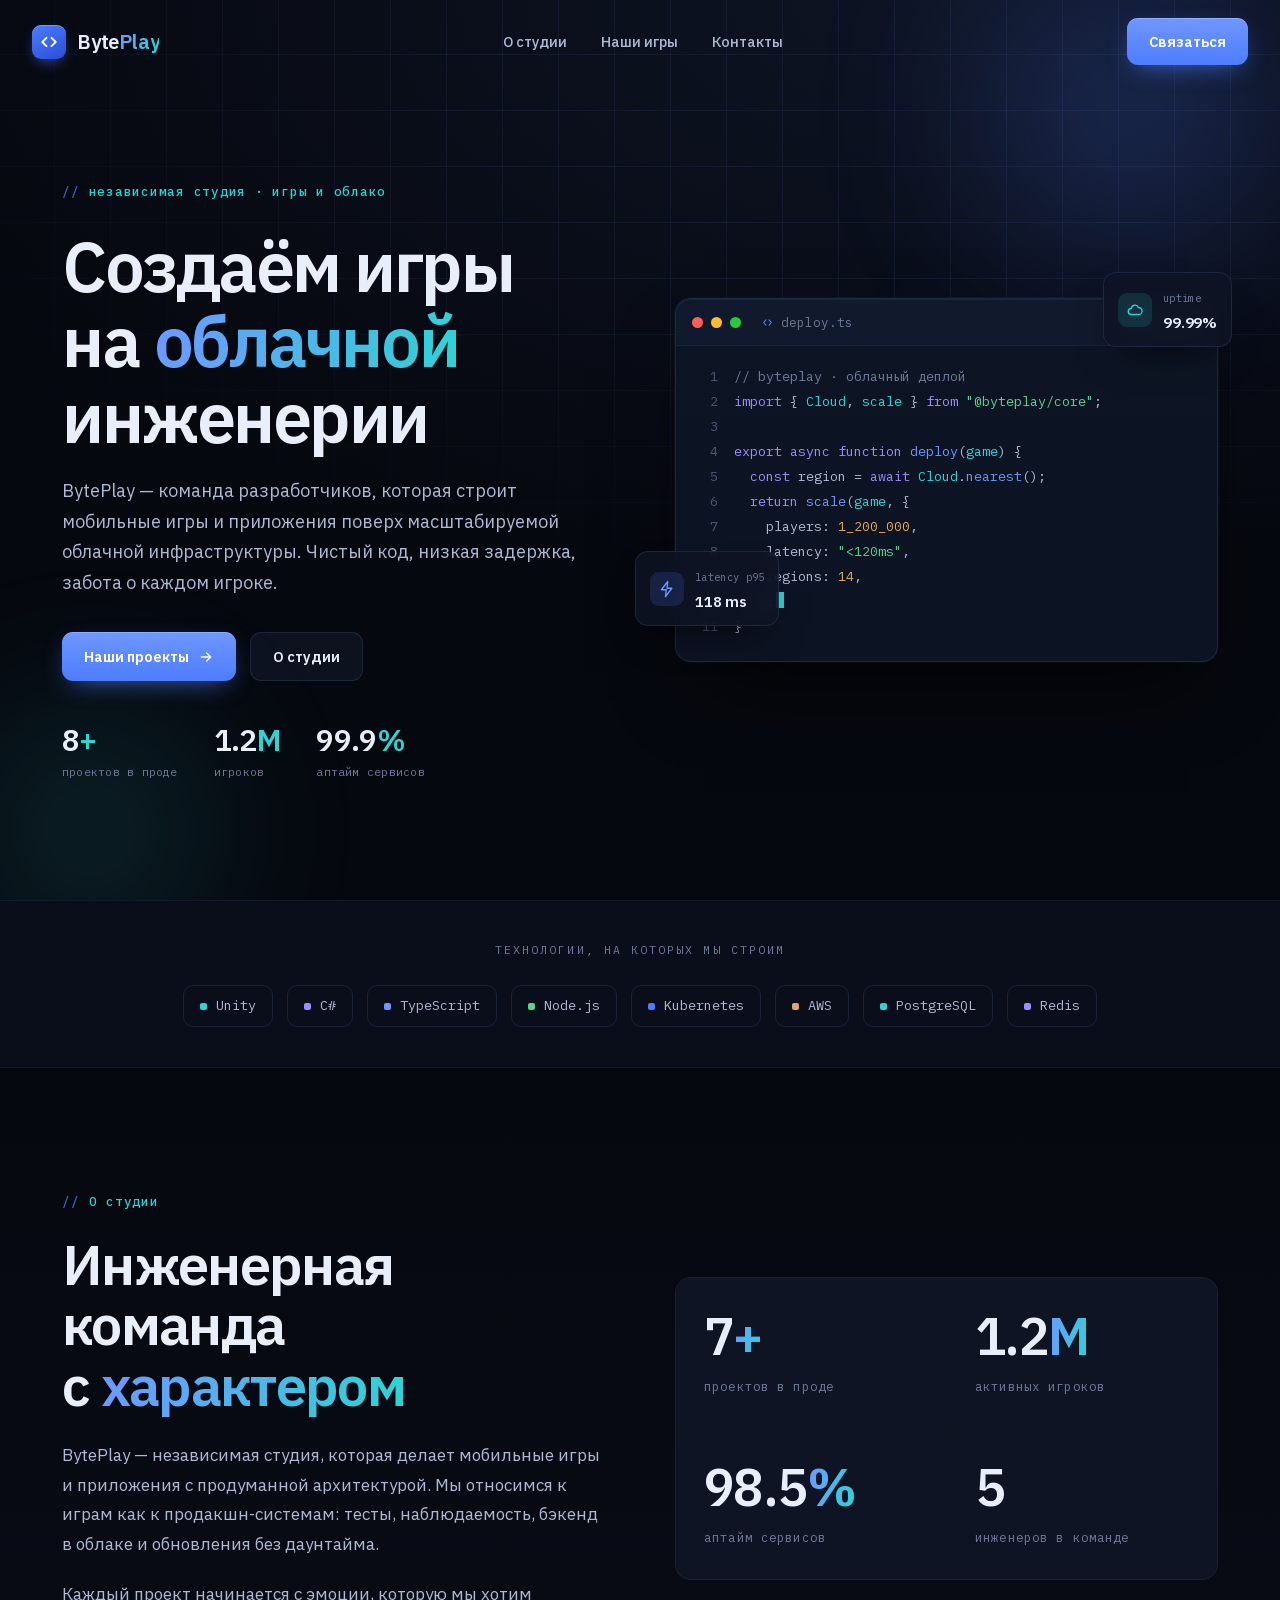
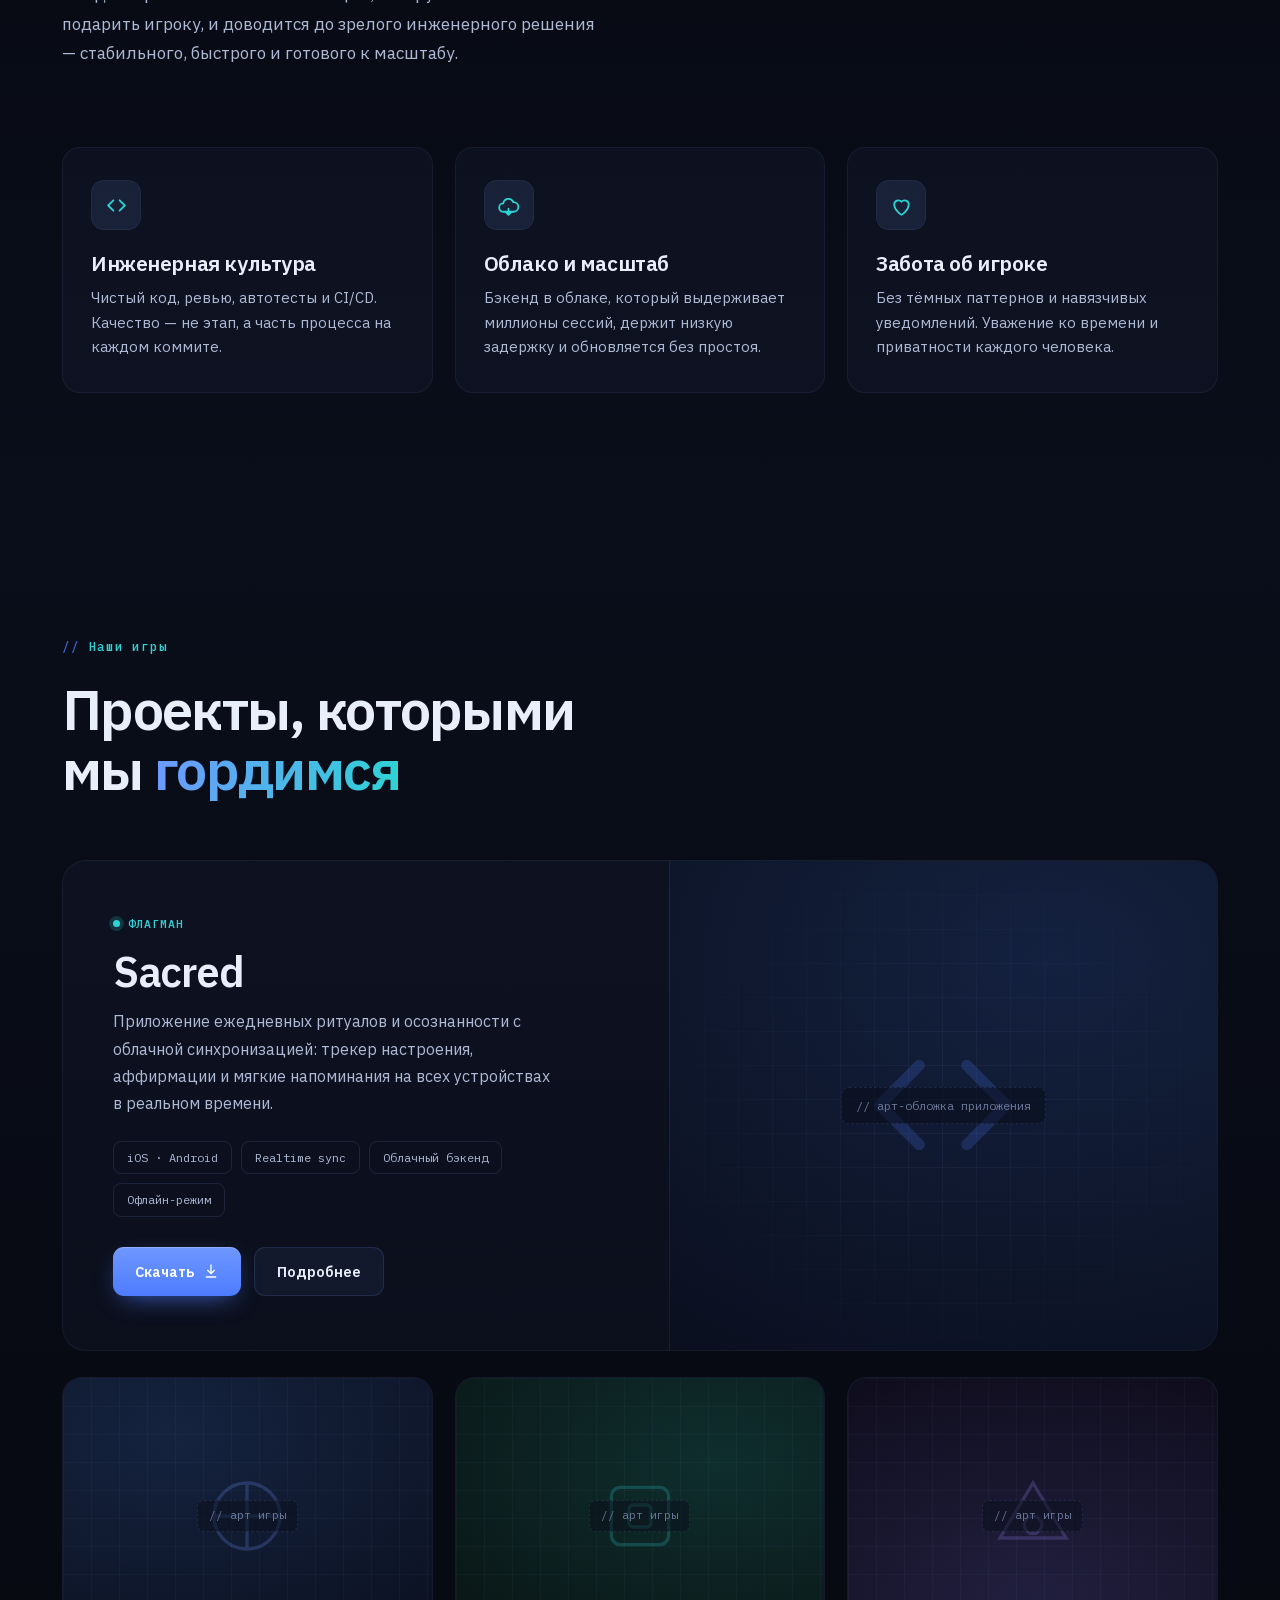
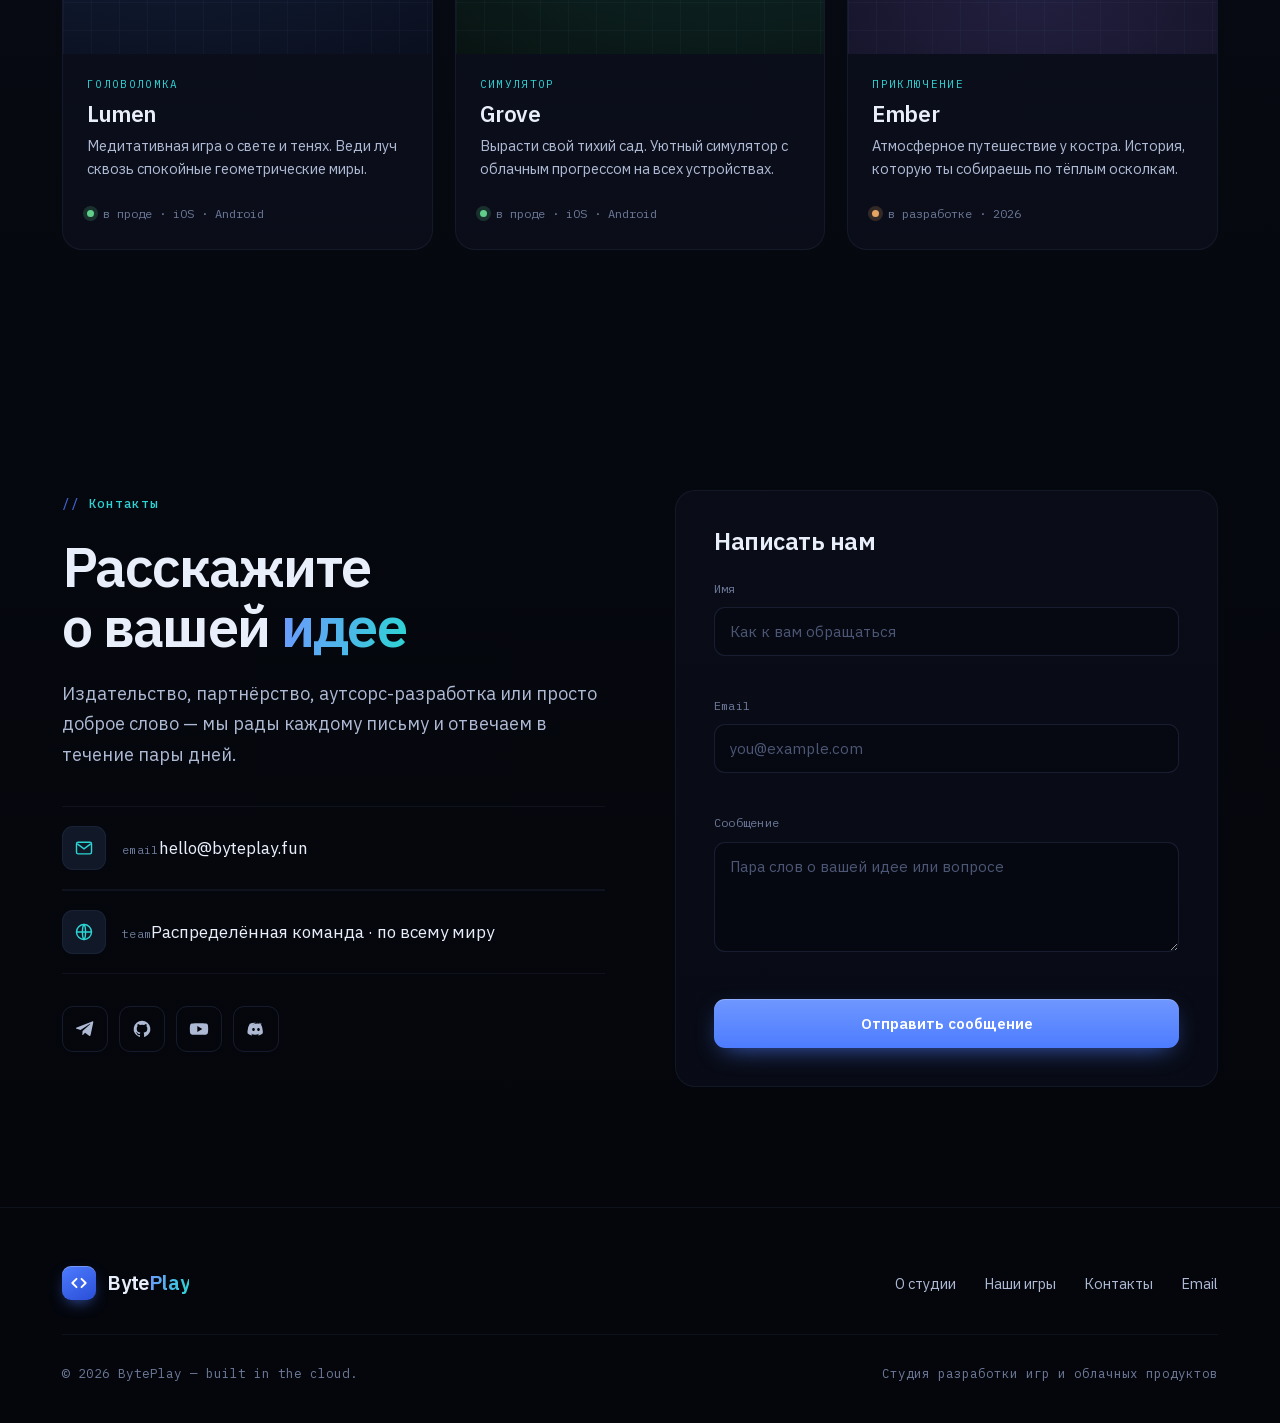
<file: BytePlay - standalone.html>
<!DOCTYPE html>
<html>
<head>
  <meta charset="utf-8">
  <title>BytePlay — студия разработки игр и облачных продуктов</title>
  <style>
    * { margin: 0; padding: 0; box-sizing: border-box; }
    body { background: #06080f; display: flex; align-items: center; justify-content: center; min-height: 100vh; font-family: -apple-system, BlinkMacSystemFont, sans-serif; }
    #__bundler_loading { position: fixed; bottom: 20px; right: 20px; font: 13px/1.4 -apple-system, BlinkMacSystemFont, sans-serif; color: #666; background: #fff; padding: 8px 14px; border-radius: 8px; box-shadow: 0 1px 4px rgba(0,0,0,0.12); z-index: 10000; }
    #__bundler_thumbnail { position: fixed; inset: 0; width: 100%; height: 100%; display: flex; align-items: center; justify-content: center; background: #06080f; z-index: 9999; }
    #__bundler_thumbnail svg { width: 100%; height: 100%; object-fit: contain; }
    #__bundler_placeholder { color: #999; font-size: 14px; }
  </style>
  <noscript>
    <style>#__bundler_loading { display: none; }</style>
    <div style="position:fixed;bottom:12px;left:12px;font:13px/1.4 -apple-system,BlinkMacSystemFont,sans-serif;color:#999;background:rgba(255,255,255,0.9);padding:6px 12px;border-radius:6px;box-shadow:0 1px 4px rgba(0,0,0,0.08);z-index:10000;">
      This page requires JavaScript to display.
    </div>
  </noscript>
</head>
<body>
  <div id="__bundler_thumbnail">
  <svg viewBox="0 0 1200 800" xmlns="http://www.w3.org/2000/svg">
    <rect width="1200" height="800" fill="#06080f"></rect>
    <rect x="470" y="300" width="260" height="200" rx="40" fill="#4d7cff"></rect>
    <g stroke="#ffffff" stroke-width="26" stroke-linecap="round" stroke-linejoin="round" fill="none">
      <path d="M575 360l-55 40 55 40"></path>
      <path d="M625 360l55 40-55 40"></path>
    </g>
  </svg>
</div>
  <div id="__bundler_loading">Unpacking...</div>

  <script>
    
document.addEventListener('DOMContentLoaded', async function() {
  const loading = document.getElementById('__bundler_loading');
  function setStatus(msg) { if (loading) loading.textContent = msg; }

  // Error sink persists across replaceWith since it's on window, not the DOM.
  window.addEventListener('error', function(e) {
    var p = document.body || document.documentElement;
    var d = document.getElementById('__bundler_err') || p.appendChild(document.createElement('div'));
    d.id = '__bundler_err';
    d.style.cssText = 'position:fixed;bottom:12px;left:12px;right:12px;font:12px/1.4 ui-monospace,monospace;background:#2a1215;color:#ff8a80;padding:10px 14px;border-radius:8px;border:1px solid #5c2b2e;z-index:99999;white-space:pre-wrap;max-height:40vh;overflow:auto';
    d.textContent = (d.textContent ? d.textContent + String.fromCharCode(10) : '') +
      '[bundle] ' + (e.message || e.type) +
      (e.filename ? ' (' + e.filename.slice(0, 60) + ':' + e.lineno + ')' : '');
  }, true);

  try {
    const manifestEl = document.querySelector('script[type="__bundler/manifest"]');
    const templateEl = document.querySelector('script[type="__bundler/template"]');
    if (!manifestEl || !templateEl) {
      setStatus('Error: missing bundle data');
      console.error('[bundler] Missing script tags — manifestEl:', !!manifestEl, 'templateEl:', !!templateEl);
      return;
    }

    const manifest = JSON.parse(manifestEl.textContent);
    let template = JSON.parse(templateEl.textContent);

    const uuids = Object.keys(manifest);
    setStatus('Unpacking ' + uuids.length + ' assets...');

    const blobUrls = {};
    await Promise.all(uuids.map(async (uuid) => {
      const entry = manifest[uuid];
      try {
        const binaryStr = atob(entry.data);
        const bytes = new Uint8Array(binaryStr.length);
        for (let i = 0; i < binaryStr.length; i++) bytes[i] = binaryStr.charCodeAt(i);

        let finalBytes = bytes;
        if (entry.compressed) {
          if (typeof DecompressionStream !== 'undefined') {
            const ds = new DecompressionStream('gzip');
            const writer = ds.writable.getWriter();
            const reader = ds.readable.getReader();
            writer.write(bytes);
            writer.close();
            const chunks = [];
            let totalLen = 0;
            while (true) {
              const { done, value } = await reader.read();
              if (done) break;
              chunks.push(value);
              totalLen += value.length;
            }
            finalBytes = new Uint8Array(totalLen);
            let offset = 0;
            for (const chunk of chunks) { finalBytes.set(chunk, offset); offset += chunk.length; }
          } else {
            console.warn('DecompressionStream not available, asset ' + uuid + ' may not render');
          }
        }

        blobUrls[uuid] = URL.createObjectURL(new Blob([finalBytes], { type: entry.mime }));
      } catch (err) {
        console.error('Failed to decode asset ' + uuid + ':', err);
        blobUrls[uuid] = URL.createObjectURL(new Blob([], { type: entry.mime }));
      }
    }));

    const extResEl = document.querySelector('script[type="__bundler/ext_resources"]');
    const extResources = extResEl ? JSON.parse(extResEl.textContent) : [];
    const resourceMap = {};
    for (const entry of extResources) {
      if (blobUrls[entry.uuid]) resourceMap[entry.id] = blobUrls[entry.uuid];
    }

    setStatus('Rendering...');
    for (const uuid of uuids) template = template.split(uuid).join(blobUrls[uuid]);

    // Strip integrity + crossorigin — blob URLs from a file:// document inherit
    // a null origin, so crossorigin forces a CORS fetch that SRI then rejects.
    // The manifest bytes are ours; SRI protects against CDN compromise, not this.
    template = template.replace(/\s+integrity="[^"]*"/gi, '').replace(/\s+crossorigin="[^"]*"/gi, '');

    const resourceScript = '<script>window.__resources = ' +
      JSON.stringify(resourceMap).split('</' + 'script>').join('<\\/' + 'script>') +
      ';</' + 'script>';
    // Inject after <head> so the DOCTYPE stays first; prepending the script
    // would push the parser into quirks mode. DOMParser always emits a <head>
    // (synthesizing one if the source HTML omitted it) but may carry
    // attributes through, so match the full opening tag. slice() rather than
    // replace() keeps us clear of $-pattern substitution in resourceScript.
    const headOpen = template.match(/<head[^>]*>/i);
    if (headOpen) {
      const i = headOpen.index + headOpen[0].length;
      template = template.slice(0, i) + resourceScript + template.slice(i);
    }

    // Parse the template and swap the root element. Scripts inserted via
    // DOMParser/replaceWith are inert per spec — re-create each with
    // createElement so they execute, awaiting onload for src scripts to
    // preserve ordering (React before ReactDOM before Babel before text/babel).
    const doc = new DOMParser().parseFromString(template, 'text/html');
    document.documentElement.replaceWith(doc.documentElement);
    const dead = Array.from(document.scripts);
    for (const old of dead) {
      const s = document.createElement('script');
      for (const a of old.attributes) s.setAttribute(a.name, a.value);
      s.textContent = old.textContent;
      // text/babel scripts with a src: fetch and inline. transformScriptTags
      // does XHR against the src, but blob:null/ from a file:// origin is
      // silently dropped. Inlining makes it a plain inline babel script,
      // which transformScriptTags handles unconditionally.
      if ((s.type === 'text/babel' || s.type === 'text/jsx') && s.src) {
        const r = await fetch(s.src);
        s.textContent = await r.text();
        s.removeAttribute('src');
      }
      const p = s.src ? new Promise(function(r) { s.onload = s.onerror = r; }) : null;
      old.replaceWith(s);
      if (p) await p;
    }
    // Babel standalone auto-transforms type=text/babel on DOMContentLoaded,
    // which fired before we swapped the document. Trigger manually if present.
    if (window.Babel && typeof window.Babel.transformScriptTags === 'function') {
      window.Babel.transformScriptTags();
    }
  } catch (err) {
    setStatus('Error unpacking: ' + err.message);
    console.error('Bundle unpack error:', err);
  }
});

  </script>

  <script type="__bundler/manifest">
{"10ee6a43-011a-4ce6-885b-dc64c4910ffc":{"mime":"application/javascript","compressed":true,"data":"H4sIAAAAAAAACrVZ624bxxX+r6c4TpvsrkSulnIcK5Rpx3HsJkBuqI02huMAw90hOfByZzMzS4u1BUhyEKNwmqBAgf7sK8hu1Cq2Jb/C7Cv0SYozs7tc3iSnRgPEFGfObc6cyzeH66vQeYP/VgDgw7GiX8ZkDP/Z/RvoI32c7+vDfFcf6Of5vj7Sz8D95BasQxjzLIJ8Vx/qn83m9/oo/8lDEW9iAqyur7i9LAkV4wm4HjxYAXAySUEqwULlbK0AjIgAQaMspNCB+yyJ+H1/SFQ4+IxGjLiOmwrao0I2LVHUHHIU1y6YPMez5FRurawArK9Cs9lswn1ci3gf9DN9pH/WR/qlPsn38Njg8l5PhoLSZF0NBFcqphHoE/08380f6X/pQ31szm8lra6vAFSnoInMBP0Dk6wbU5fGDYhoTMb2bACsB+45GnsgqMpEsmUWJVW32JDyTM15o+RJiZD0RsyJcvtUXePDNFM0uqnGRonn85SETI09uASB//6EF4DGvkQyX1L1peApFWrsOkqQRDLU5DTASXhC8ZMNUy4USZTjbZ0hoFCIXK1fyWp097gYnqF6x3zulB7E5Z2Vuq8FHVESV56KeJgNaaL88o/rMTXfw5hI+SmTyidR5DqCkmhcqqmYvs2oGN+kMQ0VF1fj2HX8ARW8GfJ0DJdhtQH2+4jJjMSO5/e4uE7CQe3K8F4fLIiA1mYQeFuwUxwByjAmUXR9RBOFptGECteJOYmcBkxFAQj6bUalupqwIcHVG4IMqWsPX4mtxZDdacBF1FqPeX2sD0y4/1Mf2BRuQ/6dPtHHoF/lu/oI8j0Mcn2iX+gX+rAW35iFCRlBZ4nDXMdPyMg6tbKeJzdDweP4czIyB0nIqHYXivf7MXUdaWgonrvwi125DZfhvPHbCkyL2jrNhZbZadRZGvAAUiIlG9E2KJFR47S6Z17qE/1UH+kX+Q/6WJ/oQ1w61Mf5jzNOsFaf4YempbLuQK6YJffkWUyGyPJgylsZZXDbbwvOG8YsvDcXM0bWAmfzlCZOFTRQ0M3HPlkY4ARFk//ZCEGHfDRtRJUU9cuo2g8GbP4T5Hv5Xv5Ev9DP9cF8TF5NwgEX6N2rQpCxnwquuBqn1JcxC6kfkjh2T0vzyvdA7gwE7X3Tees3b911vOr2JDWHQhUTff6QpDOuMR61hR391AbSABq3J7fep2VN+nD8SeQSXLiqlGDdTFHXQeWOZ812W54HO8Y3nt9jsaKipk3aumA0SZ/GpR/nUu9qqNiIViUSTzOe9NEy0dbKBZYkVHxMWX+gYBUC//xGA8JM4MGzOC67lfXGgvgwZmHsok0+dlGqbvEULnVg7BWC5CT4as5cGmvz0UPMkepBjBrDTBgNPpkt9xV9UXxnXfPrqonlOrOgWL6iQ83ErF28Hi8vCDYuLd2kIDifJIqKwv1fdCUVIyocYElhPrzzDpwrUE/tvhnH66P3YRF7vXslSjAqJ9ihWFjU6OoAA02jPpMT8Unf9EFfEdGnc+2Xmdyf6ZIFbQNa502vZNzPEm6NrHaLXmBQQXH1O3gTaiCoHPA4akPgtzYaIDhXnxHRZ0kbnCDdBvy/ufk2fjoVb3UPS1s5435lw6TV7gCNJa3S/SwhNF7sgQWVL9/LH+d/zffzx/pIP9dHiwAmMTCAXuNZoqyG6qatl6ADNbRI45kiExFFmiFyFxXO8kY0hA4sIY9o6HgI9RHs1ZlMRrfeC4IGSEWEmioUGBhVOKIbFN1W13iiaIKEqPFKYbOv+A22TSO35UG7WNsqMXJx6ZUHpKKpq+Q0QD5n9HuVGUqWMBINTaEDnxE18IcscV0loQkF/ToeogEtr04+IjGKsO5cBbcFTcue8vvmS9qA817FsuRoIxJPn8uI6MWcC3eE0K2O7+EStLwlUA8PjCmDUffr3bgywdKniS+qIx7fRAcVZ9SnO5NIuvv6Raoer+H/pzItrUjTqTMpKuGyYnNKmblQ7ZXeWloAwlOryDx/3UxT8urY6JU+MA90BOiIk/baCNoP830ERw3QJ/mufpo/adh37b/zR0jbAFNRXuVPZlpRX7DoNFiKLx7wkWqCZbnovgHYshK56NbwlX1SnWZHyCPatAE0MSQcsPQNLEH2Zg+LZM2U4TZ0IGjAcGw/VbmgyhVpPk2zN3VnuuEuBRJDnkkDYKZQcq2RWk0u9cOY0UR9BetToOyPLFIDaGLkVYXD2lSx3J5hKXBcnWdnMXA51fIKAk2DezmPI7eWyTcKJnkhSK823hhuw1oHXDx/E4bbngGewXtbeAd2Y4wb42qjVjYxMj0TxcWgoZotQAfsoCEm2MZgDdzhNqxCa9ODNXDS7YZdG5s1WMPzWPnFvueUijDgFyQ3bwCr4yDTEPE+mOmUAVyBjU1oQ3NjozYS4a9raDRvZ1SaWVMR+IFREvjBBW/O9J2pJmPzzCvybZEhKRUypRYYt94NgnTbA8EVUfR2zbTmBaMoov1y9yt3YuW7k83qXLdr+83NOTNNJi9wcbjcxWuwgQFxceLZ8E08e4rnloxfSK/MKc9d8Ib92UxLf8m/yx/lP+Z/1kc4UniqD/Qv+X4zf6wP7Kwx/36uJmOFvH5qNUSKSRn83ae3v/z4JnTgjhNU47jA/NsyCw928N9L65fNxrbZsERmu2dGgJ3Lzt2pF6RMyf0EB8RufXZZTGIfPoRzhZ0PH86Pbear0PTAE83u1k8YCkoULd7GrhOxUQkzuxY8f06GOHRxumNFnXJnGghZP9ypgSzzpyBJxIcuBoul8GOa9NXAu1uKsWHT44m6yf6EWtxWC9Zglru1UQSJM80Y0x6qn9P2vqV/e4ZccQSjTivYmN0JecxFCVQrQZcN2LgCzogIt9kMxyTxHGiX37txRptdYXxcyLMX45M0pUl0bcDiyO3WQfv2vLW2R8AqbAaz6P5iEAQLvPFeENRIh2T7CzxW4G9cWEAc+OcvTIgR30AHun4BdNw7RaY9gCp32/XUDRqBh09wO3JuQwA7jYqlWjU2NMBOHcxL8MLr0W3WyRZbgJUi2i7KRtPUjYUTk5ZfRcmsxUbDXeyPUSaI/YnCPD0okSzpt8GJWUKJmLxP0T0+T3osYXIAnZn+2y0HIggRS/QuqTKgd0Rit0rgBrw/Nwl+ZeDjM32cP9G/TI19Id+D/JF9h+oT/bKcGj+1wLNWrE4BV9ODtCXTHXvI15om1nCSGWlgE1g8Pav3OxYVuQ6XsFvUK1DxYF5eZVk0JeqcmuWnfopv/0R9RHski5Vb0U+Vw1vcfQCKp20w478PeZZELOlfM4jt9zRUrmdKwtpsFW3CxaABXTogI8ZF+XMWFgKSKW4qgBxyrgaTgCkeFtNXjQP+fFe/nBudFi1y2XDSCXmiSKia5pea6n2H3+pvOJmFIZXyNEHI0izoygvCtUVYM+sOmVp29ctdbt4l9/DNLjJaLhodC4B/j9E4WhiVvVmwwZI0wyDpzfZgs9EA7EBEUFL/0cuEi9mfDZmiVsr+Ion+UPYdr1HMHgy/PyJxhoCGDV2vAV2CYd8jsaRWM/YRZ1qx5RsQWUsMBDBM0MjxzIQQRw9YP4w0469KmP67PtCvTB3AXzj39SHkf8EyAMXqoTMZwYF9wE604uPLDonokLDYQW14GlS6/s2db76WH9xd+6D4/Nov/vjtuq+oVGYistSuf5jq9Ax/nM5/MHbpAwux8j1jW/4438+fTFmHhnVJhDJ7sxM4KgSO4JBkKPse3skMmsBvWzamjMfnzj0ttRxOny3YceanmEXQ8HuzEWNC2KKDiMkUf6rvFL+Z1jmL5PLKbJw9rhyU7+aJziXZMRfYC9KkCO5q/GZufz6Zzfrcu9GUnirCw5hLvP0qK63vet5p3p2pdytFQRuL06rQGHtrVcbGwoOxmLkaHEV9hO3eQ+4bWRzfpkRglbEY/79EbHKWciEAAA=="},"d67bf0a8-bea8-43a7-9f4b-a0401494298f":{"mime":"font/woff2","compressed":false,"data":"d09GMgABAAAAABD8AA4AAAAAJagAABCkAAEAAAAAAAAAAAAAAAAAAAAAAAAAAAAAGhYbHhwuBmAAglAREAqzYKkdC4FcAAE2AiQDgzQEIAWDOgeHaxuRHgXs2COwcQCbmJ8D8H+1YE6Ytxm8hmcytk2L2Zamg5Qx2PlMg7S+EGf+YUxHdjARCS+51005MkKSWR6CY/67W7SNkyaSP9I+FlW4NWmDli5+nt/mnwcXi1QRoxALC1GJlhb6AY+0m+kq0u136tK/Hx3ut6v8X7vKtD9vu4PRiTWgrl6Cp0yGCrjRziWRJ55wqpml8vyLpzjTNPn4jWblNO8km+xK8xQHu8jlayHkTSWa0ljpPIAFsOR/10o7fycpp8wHwtRvr2BkjaiazSxlMtk9AJoDgjYFcsC2NYZRAaACQNXnK5xk3YbMUxJ1qKnzNdQOc9V2p8pSgaQ/ZkUBoAmr8gkYYEC+WaAOWfuoMOPtICAOEACrewAcrBycDB+edrogOgDsu9axIWADJDZWJIVsRwHIjVFmYD/vNJpShfiMJ1Ep8RQSGR4OB20AgEuzu+bkYudA7wFhd/8BRQxLfgDbB0hEmgJ6pKDA2ptjpR/[base64]/M+mEqsxQpyBL5uCIBNgs9o6GiGPRcnnp0wRBSNzvpRbnC9lQ1h72P2ykVJHB8WpXTQROzu54Ge/[base64]/m7SXiKBvdtPdKHvnwGFekVoZumw16WXUrcxR4AXC58xpQzv/KPWzLfaFUl0BW7gzdwagKo4pPK1qYKDGFZXCwPLWNCT+/gpqiI9y19x2FjemMzo0HMFTg44Pso555D9LkP9Fy8kdTckdM9iANVZ4j7NcpZzrqwfHaDIhYRWNoNUQsfO0Q4P+QWo1tqrB0dPhlpaGPZtH25Dw9WZxewsdQiZzq/jDQeIe0WS0NNkRfTnudvOnoFPNPQLDlG3FfH1Uxe/wPE7zr3A2fCNGyTc7A//KX3dzygtQasSFUwyUyQcvEyQZCJC7gn8NxTHyYyXAyI7zq4b24jkjqn86s9axQIjzPOdfIxOdmLlaeI/Xm9sPIlDmrtT4GJkRi+pxCfmWz2SZSSYrFDfMC8x8ykZLg4pd/WvRB/rAVTDvUFDYG3j2D5VtZEfAT7c8No4bo65RluhrfHxZscxD4yjeUMKrXGhIQGNhJyTip3qL6q176hlYaMWvUNG3powhEuQMxlviv16imXf8nQpAl6sWfO3qvDT0MTFTg0Gujn+b2jYtekqCUjqymZBYF1y/YAYtLp1JHlZHnGV2jFmLxgSlte+h1hv94pd+H6j7iuZG9XQ7IXFEIrtdDduPRp2dlcgVKy0BjDyEu55NOw+7BdmKNASTfmmGxHYZf7tQocjc0Kg9npDhJJiVnEULo4N1MfNc0oQx1p3i7KR6c0+xMVO9Nnmlx8nYGk76i4SPv7uoe/ovurO4tDTaN8qJ3RPwX+UyA4Vmq671NPuslh7n+FCN/[base64]/vwqGMKgkUqsy5bRp1bjvXYlOCG9+u1uS21RAbDR43YSOIz9A4aPiYjN8bW4N/ejDbYZwv3/LBDW/gC8d5dMbCT4rXrwwNfjY5fDzxLfGt+HsQmXrSGvnLZXVdjliBMDwpetLw9GknUEbV1guV9ZlrAv7Mta7FphY3fq0/kLlmd7WW0u31LEIcFbH89dtLj8H8oqiYRWwcSEn/P9TS/gJxFAWOUm8TrkISVFIrbZnCTD0/88FlTbod2wLkPN3wor4kyeeyInP2z9onuoolZebUrNPFnKUNrbrdIqXgPnnyuVSFrlZV4uAd5G0bFsJmqtxqt7kirmCt2HB/UdFjH2vnPODEciq+oJAVWl6xyz13XEJKrxOGK5P/7WHiB+c+3l6YW2NVmshf6yX0NOHi51MIkfQNAbPkjvA+QZXRwjvHs9hy4FyKq5Z2SsM+HRIsFIX7zc4TXE+mgvTN/c93Jd6bdJkenj1sOnzzYdP1nCVdw2tHrHhGOdvyRCz/4P+ClMnN4m9NXE5gPFJvaKpSNmSsJh4fO73MUjphTyTECbIEMX2q7BMQMxPSzuCyt6+Oo9BHklMOzZehr2xfhWq/[base64]/nFP29hsYDr+DyUDe5JooX+FiWrBJ+CRxI2Wnp44QucyMY6/jCpcGiBJfBL+InxX9dmqeCxJMqjZmqpxp+t5jTUvk68LqTr49r4FVrqrUZiioDKSW+auamjv7Ozo79p/z5L9W65SL672szyjXinvLD/+0HN4B9RI+++ac30DzjoVxE/5Va0GgkDKXuzzMarP5luy0TbvKoU46IOngCYAu8s0AU3vn0K1ko+NMPFeC0KVr2d92hs9gVjV1rBbXi+4Xnjy8ba+YD32zJpbY8NzeAI/3Jo4xe+Jefjd7NR9fMXfDu0H1rh2z8k5BKSuZq5/NWSAfNeSTjYr1w7FEZFRn9N5CH+uAYmzu41/v5ly3IfNjZ94fPhf3xl23qoS8K+Yy0zOPjI+JezX+Ln/B9aNzfMzGZB/JZ54UuK8YVz+MwLM7utuJjSGA/X7zhAaS1Ij2+idm0baTzDSrO/UGpv1BGzX2jLhPld4RJeiFcSnlsgMlTK16pdtV+stAI6T/ZY33L/gB4H/emeJ7+Jw1VFYL7Cg2Qe3/yGs5SpOy3OAbUfKf2OgYZTt7e94v/QCrMN/1DOmHJkkU7ntEk48BeF/c2aBk3gyWP1+qFGtF2zfbc6czv4bnu2la6z1vz0uvZ1nMDbtTAbua81s04Xiiml0qEyr8dcPyLb+clC80P9xBKo0naoDRqvxrCpgCEEw9tRedb+gx0uxZtj23WMfB79vYONCZud8HPeeUr/pUUaYooQLdpVE16dTPo6iUJ8nxZ+y/ODE95Qy8glZAf1Byu3SIYuTfrxzk6Pp/10aw3xhs5am/NxTOelylkTjo9MWC+LOtfJNjWfQX7XSCHej/W8PXeT/WtW01+dGgJmvepbanU/SrdExKj9BycIJwnRiyKm9eQooX5RTbyQJKRL0l891hmxSFivKfccZMYN0HtePP7U4snlQlN6JuedOu7a+Yxprg9f0hvtxZf4uNOM+WvruJPn9i8mtjiBJfFtrt+HmvYFNjf80v65vxlfG9iM/Jt9axu+IJ7JtMELzHqTKQsN1Aq1b9dQQV8s/OadxqnUzijcu+094v6THFLVN3MqxH836R/+KWPDbkPrrlV3TW/SQ/A1dPu7nf3LXuHYl2ZMg/[base64]/Hyr7eDkAa6vLpKJ9Wh92ANTHmcfKwFJyVgekQqMnB5SRF/Pqn2oGcSPxaR2Mk3OmSVmJV778TaNPax0JgIP4E5YEJA9KW2bcJv3ap6OX5/Ylli79HsUeJ9yUCIvLAYkFNECCAOP3sngTxIdrOc4rltbj+pNpgKtD2l5XDlZdcya8tN/zEsfVbYqKAUAo82XDMbhcj1dV342mNDNVv7h48gzgU0W+B/jekTV59/[base64]/BhAAgZ8HEAGmYMBCEqNBFCAIxIQA0VEjAELXBm7x41QqCw9R7uo3hwb+/[base64]/D1n7ATgQEhYQjY5Ew7JCr2FbBwz8mnP/Gh3qr54qXEcIFiQHzfoOWSLEhJ2yoyFNsyAkSNlRkCD8kJAgJGUMT1ciDTRwOBe6olYSIRKEh+TC5ZZBFGSUUJAudOB1dDp0oICfC6ijw+coWODAiIMMISbBQQB3VjwcrWhIuICEmiyhJNAaByS0j1CYYsePEiwEjXoyYsWLHjjPJoe0f8DIEn/+Nog7+T+v0z9Bbl97R2/n3X+mY0MT3jvrdrdHxwYHW8TGsxBQ1mq9614lzCfVwGAAAAA=="},"61f7c2ef-11f4-4bfc-b0a5-e9bc342eefb9":{"mime":"font/woff2","compressed":false,"data":"d09GMgABAAAAABVkAA4AAAAALuQAABUMAAEAAAAAAAAAAAAAAAAAAAAAAAAAAAAAGl4bgSAcLgZgAIFgERAKwhy0BwuCHgABNgIkA4Q4BCAFgzoHiUobuCVFRoaNA0CC3ylFVHE+Avx/SKCHCHtas1fIcskMHmKsmOTQTd4wxeiRLqySnGa//8K8TIjOJmqdv+5eDv80NhHuUrvkMyMkmf2BtvnvAgtULLQJCxsRMFFJOfKAAxvaxFy2rrJkP/RHp/uZc/A8eXt/7QqSKMqoEgi6JA0owEACw6no9hRLtw4xvzgv/M+1f+8NmHOSedZ2qmizWfhtytvpE7K4NqkFJAssFFGR523mIUwVroiUm/78ogkgADg5V6U2mXPEJAwAPTmzSPhpCqEbaZZMTfnrC0hKwfj931pqd+4nV94Au7yoXBUJBeTrzCzQzG5gN0BwUNi70F4RVVyZnidgV4kobF36fIWxlYHn+7FvomfnnW2mUVPZGLeJ3f/3rkpSA6JZIgUaJTCdIVVCIvSIrTE8pNBVbv0/[base64]/GZWkpcoD7cIBPE4zcVvzqx5kvWq4PhL6fWQ0eTP3/o3bkU2uIL4NZxJ43l9IzHt4XBGbEqGWGzLLQYkssNdc8y80x23yLOLkM6OTWo0+/AB+/QV4eXXoNc1igGwITIQoTrYVsAABsBgDIQoVGvgFjBEAsa5xxKb4aSBaPFCkzsCRDJOrCc1uIy0Ajy0Bw4ci/[base64]/Rzqh06JuHpWY1+91sjfQDDa2QBpf7nkOQGzM9CKxOr9Hf5HM9VUIaIgxv4Zz+9npMNmj9QlsohxozY3iL2fCrFxA49GuZvzjqag/nf6qe0tWAmg64oP2khUZDCYk+aHQXMMTpPNP28YVfxrmicj/GkCkazI3bpk80WjzAylerh/vH6Xxcmo6KrN8WeVnvTzd4kHkq11B6lMrFjttFc8+UmDO7EX2Prtty56pR64RQ5qlei0udUXjgFAYWNYoWIYXWVTEM9myEzK2iUNk47JSudCnWRl03+/0dwdkzBQKWjnQ1WsTIRwnyfhtLMPA00dKBSg+NAkfZus2EVHKer5l0rs4dwkIXxTBBxGJGzrNhQKuSOGbFy90qRo+1sRLyOxwplu2/WYdNlOzv/2a6ivp5/3ubbu9A8d6e1x4IunaWftEx2+j84+ChG9nYqxTzZMHLH5ZKraiB/3mOIz0dpgluadGIQ3BT1alSekiIdxAIb1gCnsDOg/[base64]/5A1JbMYjVhY6PRMUaiyK7iE3q2ENBoUagqehxSbBUTwNv+EopVwo8WoYhQV7iQsbAUWobYZSYiwzj4dFlgrePLOutGZOIpvDWpw0+pvXhs7b/1CFiINSHK75OLFisqcwK1GYZi7G3RrNnjdPzxi34bTMqK4L5huGEU1TZE+v7mUQYikzi6CPhNEh68QEaXwQU9XskPnDU1LQkNO7y9nlggHzDYFB06Jqc/fE0RhnnjncNA4KS6XjtY2YYAaZsMOWQUJnDOKHD+VRLgR6NXwituik0Cp9CTA1MDyNf9YWtikaPZvNuS8SoaQVpF7rbvkgx8Q8T2l5R3+PqLYTpfwybvOhoPwZRMVn/K8lOY8E0/EdW+yCh3r9SOkp3xrB7iKb4UEp4QwVt3Hac5YVfG9nXXm4w5WU4+3N10w+n/m4IRy6eL3G1v5GonLHpUV5QoxC/EIXPg/y0SCACAIo4CbIMl5mi6qumqmcKWZrWexFweInjWNn/FPrHsvaaPnwseBkZNTJ0HoYyoPTKdnZiDTaNKeiFUmZIheNOZRvVdS92GGe7p3LzSLgiiSsCjmUQHJbwTErfxiLjVdpyaCsAxZF5WyNG0wXU4bobyUHDyRqvtyTzCG8uAyUf8HyKcKCqOTAP7tzKjnt2tbytJCnu6RCzTlxJnlDBBdfWiQ57kWvFoeRwviw9ujOo/Bz2TIFjaEVNpidVkLTY5gzWFH9T61Ixhc270jK+CW/va/dkqFR50jYpS3yRNugRpafl8RfC2eteLlzwNm3aflyxALri8UpEidX1aTP1KjTgmnqmpl0tZ5St5BtgONLUiSR92YN03xqwRcKUnqVPa9WleWVStneWrUtt1LXKaN+fbexSJDd1VrAa+EVtM7NESnKqse8LgWI6FUtufVqrkdaz4sLUdtzxSIqt1bObq/MW5rCa113upzR3dEZb5/c/D533roeXjifzmvSqEA3J/sRFpP1SDb6R/Hy4OKgMmrysvIu+Ff9p8SUVrtIIqt9Lz67/[base64]/Wuzv6p/[base64]/4UhmdX2j6tIDAp7p/Dhie9djj/jYYQgGFlaE+Yl7ggYooje2C2rb09fYbeljHGu9sSxtzGZPX3OqBk3h1nYmJR4VMW3tWwtP6WyiUTGTskNb8KHb3+t04n/CfZ4/clZ8slxUflJ8FgrojnlK/9TKtvIGvUnVULG3iW5g8JXZ2zO4riXufmq0knf8aXOZrElXW1e2nmBoGXxV9rFMnnvpANiGR6iR+0QeAQ1Oy/r2PbhjT/P6ji+979ic5Jh9I27baB3reJeCz1oCt24GAjdvcVuCy4QduWiYS0nYRjZnZBbpijKHFn32rWjt5urXqsHjktXL1KR6X/2+q/[base64]/5uAtr0se0de/1/[base64]/57jxy26f+mSXBhu1X05F+TntjjjylfUj52w1MSrjjvYZ6YG/9owsGytrKDCY/aEQx9OTNreia222TCbzgznZX5Mor9rf27arUZ7eaH4np8g6Hw6yGcnPx1krTs7cO+H2iPqbMqKbuRvE1eEXRK67RZnFdInAQxpn1i/In3GfAfIP4jvOimJyWvqeHo47uV39zbbmxvNhhbbaYv3zkl2fxCPq9kfGp7GXmvuZY9e6BKP6V7vHVtsMR9lP31q8BdU/By7mcRs3ao+L+U17ydCnPlDC9OmAKMaHQr3GerZWWSB0JU86I/g9X0vJu7WU6EcH2nxbUfulElq3XHjjz+MweSeiwW/J0Dz+TLWNGWi2WOsouWaBbZ/wGFoqaYun1HiH9h1Gq0rZRpGiefXaJezVzOqbQ9vrEkm8/mZ5dsBGpiPSF59aLD1+/3+/odMKMR7qwWVe8UnmfCqolxomKEgmhN3aslzx14WT1i+9Swe+9uQ8qO8KPrjxQ+y/oRUKnKL7VbI+aF0OMYTflrkEAtrRUqkUWkaqswa5EXX2/aseqEn+ZZIpp9UlW9BVLo9tkqaorw9anMMmlShapR6yE6xkeTBPJqeQ1RMGta1FNpHBz0UoTOuJb2pW3ewvxSjv6dlkwwTVCu6OdpGQVk8MCXv0aiRTsqWlcnoB/E06hPUlqflxENWW+E9f++qJ6Cm8NPLQ0w9iX3Ziu6lMIcNqHwxyR6Irf0TPUFKbBMXA9SI1EjFKzX9PBa77Pa1jfxh9DcwQUa+5etl+Z8NZZRB0jdm/bSKn2qr6bGMcd6t2+2UW1PNhdHN5c+aUdIY7jCobFoCBZh2Qa/HgtSI/+P4GPUfWqAC/G082p6Yb0tU8rqaHiGekYQLY/w8Esa6f93UkEKyiYsIytG3r2C/0DEe0GJX2LCf9FdB+eGjxJ/pKzyGfvuW8wKbnteirqW3bvn2GqmddgStED7BJVy4caGHjDnQhLp5erUoqSXVqnUrNe5NrNX6rfEt8xeUWXjvp61UhW8yCoq8ypfuWTiyhV8QLCEXvY/X5OwDPEapZagRWREnAmL+E2N6aWlsvQCU8LG4ZGEDRzrA5RoWNHaKKPssoz00kazrv9ikKdpNJ//+b/ZtHa81WNt9/U5/gxSxUsHvqq6lNkwNnxEuLOaW71TeATGsIKNxGu8SfKToq1EfKb4LPoTo0eOyMrf8MVowr3KdQ/v1ZisNqPRajetfiJAaKNGEix3QuMnabF7ZWU0fgGfVlb69Oyw+vsn3tfyb37/xH2tj+vAmHS8fvxJzEw8b/oUB47iBJcl66c64fA5+OmNxMYzcG3Vf1Nrz6LJ5Yke+uTKH1ZN1Ow2fDrgjnagLlWcQG34rIj7+acIovHxrV5GstJX0mcT9s+5RZ9tSLCJmPPeQDA83LIm4lLcwEu8LmYOnSjj7Yj1hp1acyA+hel11uNmmMUZdQec13ZAZEnJ4WLnzmFyDojE/XLG5b1FHcbth6nqSHjtatz1BvXGVQJhN8bNIwhe322AmbZ3ZKpyWXXmek0rNXKU2EkcfYXWvTDNbw94E/tH7oZteFX5N9Q3UkeAV3rZ+xJjEvex0QUPlBwIhJpK6pyGB8FvHywuoBKKLBUPlt1tYuX3nviVwfj1BMd6/99d9gAYvyc2FfFbKf3G9v14PGhCwwABDNGi8yC3SQ+rZ0ppRB2NTIADA+gQDTGUKQ+qwesAEiEOkoAFsZBCUyWBY65MpIE22SoUVkDu4FUzkA8rdYbGLoAoFIY9IoNwAMJpeh00muPpAMzl1tJoGNNVyQXQNHj89/nJHkIyjeeDeDoGTMJDMsDKh28DoPJYR2m8eRza9XuByzgAa+iP8lAmKDiIpJecAPkXq4M14gxVoRlB5cARP85GcZAC2LTDHqlBg9ACmzYiWslh7DwoI9EkX68K/REHfQbaZEKdI41UGjItV8d1WabrNpNmdfStx3ToByipNqfTJgY8wfDoa8c89Ad87y3o9HXk2VwL9yQP0K+8c0THbum6iB8vBTJDRr5R/Gshdh5KQn+UhT4D1A+6ZmF6z1I91K79JT4rGMIo0WhHBwQA6qkHcZGnnabui4jEpgH4uM6GQAA+3VZPWK3FnQFEQgEAIOAHauvoUdHyTOn7L1ebS0scRE4dTigU9GVnfTrLkSKGTQtq2iCh0KLMqjpKSCWNIrj0IUdFP+OwUJCFNJ05++VTk5F/69YVNWKKUwqQKXlPOs5QUgklbGy0sJoY2kDhf0smaKkEqtLKj5pUijMtQVKnIKNwOrI2k5/jScW3VJ9BkSDORh7c3/b5JbnZ1bahKOT2b5sUE0cJVim0GQXsJsS9H64BobfKpw04BgC8BflHsDn/wKlXWGxVsbKDCF3Ueo3s/W3+m0Ck+WwCFeONCUyV/RO4QsMTNCxtE2HyiCLGrgB6zH6PDKtRdjOL1+gPVGO2d5eaFQEeQyvRXfN7Jmp6BDkDUoDffIaIwflnJSz8us0R4DbKzm+0lZn8KodQqQr5Vc5xlXOcjDMns1p7/B61236/[base64]/wGyBfOcM9gpF8tPjcY8WnAncwBVV0w3T4XS5LY/tLa/dUVRNN0yH0+W2PLa3vHZBUTXdMB1Ol9vy2N7y2hVF1XTDdDhdbstje8vL2Nb2krIkKbrtcbnLXSlZw2c6nKlQagWdCiIiItJGEYiIiJxRUZ7/p16l9BcXzT5/bsjP1+v/J9JVSv/i9lu3d85sP/n+v52z4ZtY0YqzbFb+iC3AN2gAAA=="},"9c9759cb-c71b-4a1b-a525-b0c1fbbab8ec":{"mime":"font/woff2","compressed":false,"data":"d09GMgABAAAAAA+gAA4AAAAAL4AAAA9IAAEAAAAAAAAAAAAAAAAAAAAAAAAAAAAAGlIbgnocgVoGYACDDBEQCrogr2ULglAAATYCJAOFHAQgBYM6B40mG/wnRUZtByc1kyhK5aYT/H9J4GSMU45fS1EJ3XVaTW8CzWBCbURMFHRSgj4lzF+DaSwFA4ZVrngK/vDO/Q1jR0O5mt0p7T8sLHRWDf77X9M7b36KsKrAuqyqiEHankjbslCAMtkjcquqZwZQBjnwkGXBE0yIMZEMYMioA7i4K6aE64Exb2R1o+umxMbIhpBMH3JwHbaNGI+2It5VourC3v0TeYKXp6+v53Ao8hKIRiQgEYhAUAKcGdXb/UId5MQmQjf/knYzhTawbizkfBPojWlS4dCbOVWS0/VvYdiiuVhzPNSmEiBlpFdrS7+Yl8qJR58hkfAkolZNS6q5VX+WU4DpuFNxrWNi6G+17y3V/pwcku4cUkBfJf25bMkh5OIPoEMGOGT0JsSAJsQNCDagzP//MV+3Bh3ujKiFWvCu3yL6N0VbVVpkWLR9TMAWndn3+/3S74UYkl0CoxkHRBa17fnv91v/6hggDwAgJASHhAiByMkhZmaIhQUyaBxuo01wkybhpk3D7bMf7rDDcAiQI1UZ/OgfnSXkPK5PkTyi23N4CADxMoNd/agCeCnnwLsHWRJ0B+Y6OgJgXCAbJUAysdBJSQjxsLGhCpETVIEiFBFCXBD9UdEhmBByZhZugC5b7qwgkKoJvIGbQUOGjRg1tlalo51eoezhvG3J2oa5eBODjA9PfBx8/[base64]/MGAUEWJDqOzuVO96qQWCr8HIJH36kZILAh96Z/[base64]/GhfB6enmR8xXX+9ln1uOfFPDvLjHnUF0hq/8SM2ZDN3vuvX5M5B0Z55/PbF5AOZwJpb6sg2ST1VA7Y5w0d0887r7+bOGemEa45aFNSGiA45MIdzSvX1ZtnkfrcrWsVMT8fTL3Ah152kCrt0t2X5DV6hK8vzprixZ2LgGu/fO9VU5xG2s+QeQpoJ+tZoG6UGkoyK2idYUZZPqmq8Dt782rWzkLza8gFJy8cMPLKwJy8FZSHM3c7HnyPLR68fXEkZy5VbCOVXAaoCwbKzJb3j43x0TtjefPABB++NZtjvPSS7X59ZWEJkqeGGcRbvKQddeDRPu1PmXOhRNBbklBga4s/QzrdD6UuW6CcVuBWGIztSj9JO8vEf9mlmaX0jSXRtW3qzgmdMOjquZQXpSvbq9xaDRZeySlVU3ltlUWZbZ4Vu8QYTv6J68w4xlPvvU+m7d3yOH6N3ORYodp9h4G5Tj6BuUY8PtbsBizz56YsSV6jKduoNxv1mU36BAMlNzZtfHXvsjAndObUqUibnDkjCs/affHOi7JpCw5dlMnkRiZcNGXCoCLw3K1j+HZ4cOJRbQhe0Dh3k1GfmTtJgTyDsQEMYZjQyZqzjfqSMlHPobGZlJbE0VItkEzRGn2le/NSsAbtBiz9jHmyK8PMW6ePXbhNZK9XsknYXg566XuKdVvyxGClr1zvFlRIiUpS/4/ej5clYQlY31Mc2nEI/hQ+qKGxsqOSCs3FWZn1ee0t0Yn/VvAUWZRxu4fnnwNmjaVFnpnpfnHisJJUnr4lMyVA6iFbDyeLiUizxdxoHxqywQPURQlKR+hG5aIleRI6henyJVHKpdJLXiaAsp/pYkT2z/I3S6VP/gjAyYQSf3W6d6VK7VOlSjf4x8ZQ/opUcWm8dEDgs2rDCb+YnPBER1VjauF3vDs31PswZKRPRmYa5LT73uFz+Hd8X89PRDr7nFrmg/PamxBMxhn8leniSrVKXOUCpY2jaVUqtbgyW6xWU1hAZVMveo3neeB4MWG1Bi67hRW1ZTk6VYZKqxR8L54S1uoIHXzCdcsv0c3u+SZX25Vof/8f2bCQ+5i4UeEn8mf/oBjnbq29iWu5a4XuLZic57NMv8vPyv+7KQsozfmY85qL530gmEwujVCUisYNetGEAUqbTNMm9AbR+GFJmUFTpRwq1hrD0ZdOBZ2C+hhr7B2wPhy9dTSaVrDbEhlp2e2uH32Umsxn28LyDNKMDBsA1H75k4C5/9lRXnWNOkAYDlxQ2XUfd9jzntCnB0TpzS31DbZRH6UvryfWz6hmlLnKNFXaj3Pb4gT7/uV1Oj28/7VPoNao49LirhPtfKi9qt37z3JxRj2TrktPUaeUfwVqNWj2YyeRrXrlqJRfJGvQbkC5cRs0hWCFqfWkfFeC2W7CsQidea+jNmffstYMqCnQJeuC7gz1Xzh3zr7j0J0bmRRla2xupGxU9U/syXYG+D0Vjkk9vxewo2Gdy03eh9kUoqhszfj371d/KWtaM2qFY1Ku6fGXtiph4b/6mG7c/b9nfP7g610XGutWsOcDu9mcc983dR5IcCwcfCDQCuBdg3iGx+bNiF/L7iXXg6jMeOpUpg84f3UDT454WPP/li3v2nrovBtNILhIZsmlav1TLou867mcLm/R5RT/WirXAsX/t0iXJX97c/98Yl0HnA1+JciU9dSX1/yywGb39rbbCn7ZOVzX5dVDp06leb8lEtBVN9yZrKa8vmdmJQOulaCrVv0RZbNWoo7r8LrRHszPyvh6PUA+z6DuIjfbsg4dAUZV3VIabbCytTMhk3+0WSbvtnVYaL/rBY4mQu3XQYNt8OKBlaqN5XGW2eVxokArkB2csXPEaF9hwX3bLONALRZgkuOwopj9Jekk/4p7Z43662fAS17Z1nnkGo+fObrx+v+1NI2ju2j467aP71+voVF+W3wh/d/UwwExeuZ6wYYbwluGx9adn9Fq7o1cj1q7aWm500vJJvBnM2FM+lxMCggA6DDwZ6C6YMA4EoGRx/wToVRcQyavy69X8ob85pjj6pft8hZMMZG7iAURham76NCJMeo269QnwGLU2TXSJKaYBpELqYFCQcJ0vggBXSsbAu6lDAwDfTWk2a6o2NxOr6tW2rydlLdgihkqG4i6MY3CFyun0GukhuHvk8dEF7tAvHFdGKDrTUJ0WlcKu0yd5i5P+3ffSAq7ZPJMfg/kvfkDMce1Uz4oH8IRZsqzkco/fRcdttIYdQd06jwthkaalA/hCJPIhqCuDKc1CvIsvswSZrEd5hQDO2pIxbYcay2nBUtmySyZBbcU6Zs2dWUtucsWv0W2+C15ttTPltlldur9yNT5Xy660YNe0fco4v+l/rX8Fi9/02ZjGn3R26c7q8mVo1EcmpfG3fGzHWgF7gG+pQ2WnCW05gEV96HhxR7iuDSWxGLYKtOqzxJ5iVboHfmAQtxHI5b76PduI8CSXUzP/PwR9a1wcpWn2mitPS2JWW5WxKcUESKKnNVr7Z8KoJEq3A/WiJOOpWrTGp6WxpzVkeQrosVJT0sjLqoGWv10QyyRE+0OLArh4yWe0VqxHyDiaD4ciIYslmLiLXfBnG4D8HCHGKkuIRpqvBBaohV6zUEWIJZC8ZYTmNNtAB7uiEdI0LFEz+BcgkLvRr9GoiBaAw4x0Ls5RFtyktkapRRkK6To8i/BDg0x0nvRr5EoiNaAIx6AqynD4bbC82twfIqReEnVnOrFtKsfez9MkxqZ7tnMCmCdyOUp1wn7joAA8uQcjXlso1D5n5WN/xrwovRlAN62et5K///LEa0PZoBsGAAM/LyzQFeW8//rgPS2JrsEyZlSSUlm0nDjGK2mWBKTiShKIB1xqeh0pCK7AqQ8kQbZIByvERMjNSvDqa7G2GIntpj44zJlQ5GlMDESsjKcqg5j49IYbaNDtIuW6XZh02AQr6J2aqJZmqKz9NxvolWo3loOpP8PlJdXpauV5nSejUewEsB17MdI1r/[base64]/MiGiJFDuDyuqphumZTucLrcH9CIohhMklU2jM5gsNofL4wuEIrFEKpMrlCq1RqvTG4wms8VqszucLrfHC4ZAYXAEEgWgMVgcnkAkkSlUGp3BZLE5XB5fIBSJJVKZXKHM9eVlYkfDyfer1BqtTm8wmswWq83ucLrcHq/PDyDChDIupNJGcF+QHzg3785PL0xy78ueYutgvnisP2v/RhItUWBu8pwCAXNFnUWAgnGd5wwcgps8r0DAIOA6GNi/9qfVGhxwYMquu+vjQnKYtCSyOwfNaRwEhA3AIFzlRVFV8F7EWdl7Vo5BWhIpR8UBnHjXCvj/6pe89rNyrzFg9wMYFBESGBQcHB4SuoOFsHxc568DNCx7xRGQwKDgbHGNht62wM8esz4sKDwiMDA0KDgkeD8JA/8AGhgWHnEODhPIRboUOvGdmY+Z1eaCQ4MAu6ZKWXFnd8yX79f6GSS0BWzYXa/HwWDGeyur/frXwQtEhgye+dovozHvj/5RrBQd3H1VFb1cDcLn/6BBsgsS2qKjfhXObL3WYMAW02ifmkMjGUnRuiatuFy55iceSToRL6o2IPleIqt8sxWdDCWCHafdlM4HEwJfy6Q+TmuN1FgqSGJRwVauwBa7C3EAAA=="},"a3867071-8a5e-4f5f-aa4d-0830caaa7812":{"mime":"font/woff2","compressed":false,"data":"[base64]/jQDDenkqI+JWP/WqVEGL44mJ98CtN8K4PffA9cTzmHdsBbSB0F+mkyCssOSYf8KJI4Yfhi/CWzN/aDPyW/aMQY9y2AhJZuF7fr//rZl9vrnhHkUsQ4gk0RyoJolI493zA7/N/0MZXAMrQRyIhShpgNRFUq96wQrM2tpY199cunR7C1cufO79+VxFv9paJ0bsbvREgQRikaSacPzz/u28/QUUWqRpxm1B4GFu1/9aK//v6aP3umvcVWSEBRbyAHuml+eAt3yAeitux16YVCxLUlFARgScY8h5maEmqzaIR4j/o7X2Mic7tzMrb+KIRq9eSSQylZRJkdgZOCfawZfVJ4gd/kljAyboNbJNtDRaolVKcJ+I/t9MX1sWD4NH6ssBERylf//4njgXEE6nsMvoz8ttH1qdGeNMhkooiVNbZkupPLouTI+MLXD9X4bJcATkXSduD6VamiFEYxr8DK7eQr3yPik4LfA22n/p7G2le7sf2AGgKlw/f4QuQEWZcm9Xa9BKRzLQ3Acky/[base64]/[base64]/JACpKd3tH43/Vvs8teBxw+Nz1yhu/gmXTV7FOs4GIKolX6/CuxiCo8gNJn7d3W7xt8nUdHFHiOocnWSR4IgDoGN+K3XgegbRLI5EoDv67DdrwfPHpCj+ADmVuCR6KXCgKF0oCpYZLgtGhGBB2KAcOEFP3/BIaTQpRGkEqGk6QzZdNlUlgYsmh65bDlceQDuAr5inmKBKxCJSKlEuViZUAppMRksALVUnpGRxtYM28SGTmn3C61SXx1bqvdUPho3VK5o/HU4oXdK7/HB5/3XuM1pJ9gBalPhhxxK/31Hho8NnlktIocRKkmLGKHbJAV+GnzxOyZ1Wunlw5vXN66EQgqqabRltMAoD7A2+AbaPgDWn5Q/hGkNwDwcnlhgqpPo0qfu6fFWVRkxNLLVAajEKLyrppZ5Bw4tMbYliDMrhIVPncV5IMVjAWKtwOV2/2Ud9vAHF2UnyZuoYXZif62ihY3jzRGYQY79vPGHi6Uu3G4l1JlY+lhrBVpS7xgyjBm4pyYxzPaog81gbIrZZJdGU8y9v2slSjrQbKD3jQPsEV/k6zNWYinSy64NSm2TQS/WE5hGXHJeFoIYyFjV1SkCpYYBHPANgPFvBB5vjH58bBcAA3ElSLFoRIHjmWJ8slruq5PK1lgZqDxPC8dZ7DVIHWK2QNA4cISWXD3B55y3+kl/fwRv9exN8O5FTj8fRV7vc+uTqyITAaZRIayVic8PVhXUyBJF16A7Rx2i0qLsnbcGjTQu+23h994QkOkJUrfxr8NQazVYnUKqdWpnXCXy/ZsqCgVmCpLetvM7H0g6d3Tb68vBcK9b5k1Vm+zemcgrsC6zzqL14HZn/6U1DmnwB7Ccz1OYY++K6UXIvvGCQ1ggbySJZq1V3O1ftnm5XGUesG1vDnIE75CurIZqd6vK1j36iI61ecZt2O5CxG8MlVUfi7weMk9zhyRgXcMHgeiCWRtUWNw8SxiREKT2gqAaU0jUG8pbtspzAVQ4XWy2rK0r0R/2jvMoBQ+eXUs52mK+zP88LxPguicM7m62m9Zjaf/[base64]/M/nzSHb86AmVnmnZx/tqntco1zwbSQA2cU3EaSQOwyo5ZmsF7+vEwiOSXRhfnv8k2IuOTCjgg8LSNh0XC6vN+HOY3HLgds6J6pW64u97KTWFS35/riHQU40Zvcmcg1fBfbe7KroLR1bvpWPtwFeVOnyaC8vZs82IgjlppPJ2ZaG0TIrgF53A32Ct+HQJVXahvFzqI7HzQalHNKjMQ6XHPFrt8sICZeHKS14f99ieuy9nW8f63VaPn0jnB6jyWb2czyHsM214S0xbyJs5AkAhlmWVYeH0cAQi7Hh7b1KYHf21nqh3CgJ/GehQmtkpP61HpuZ1g19+t7LbvJmq7m8ZvgmjEr9FN9UJkUGY0bLNBgbNMvC7QoDHj5h8OiRIg2CS/dC1v2dt67S9KHbWI4Pt1Kpm/nyesqpOiLnQ4iT9VMP93zbBnLp2uyY4K9zdALKh6tT5WXrdZZ1/xyowfro08GyrlpJq5htd4MnXqb0wNEs5S4GUbsBfSyhpnDOLF7U+jZM+Djyx6qxvlie7TZv2dkec6Q22/TdjV+iaosJdgNFrei2/BVDeZ+wo5Gwl5drRNr1q8mYGFSRwElH+MRKxyQ3xEG7GzdwdfJEo+ecpbkTbSlOLIJ2sxDuMEzwsELREpJCzfOd83+RsvHUdpC2yDdOVh0jxO5cLkweHTWhs2LRhEKwsWLdzE29rU4BmY28TXA6YjDrkZ14Ro0Y1rvUmrnAEPq8drj5jrg/Wss+vNG50hqdzqifVsVxTf53v7wIA+O9/+ivbd5rMGHdY7k8s2k8F32DClzto2Hwf1oB+WQ7jaPhIIeC1+0eAWU1HFUWUC+7Ec/dA89HWiJ3O8GbyMtk446KnbENfk+5BjDQSMIUnbntCi8NDc5AUul2qo8g9Zp37qWff1WqiJtC0hRKx2i7hqMD5q9BhQ8MQ9bPNq+x6LehzHrouHcB0a2fXhQasPDMjx37Wx82jP9H2RtJPwsdhlgr3vQrTTz38xPxu66xOXb4et4fDd7Aylhz/Pmwc9upH5UNpGrVGDsE0xJNa43GZMnbtCACMrKHZ+JFLwouL5a56c7UDVYMI80/x6mYLDoKzY5cXDimjfmevhRa0XSDu210CytidwBRJCTU+1Lc7Tchjo4/LD+lirM9haDvqhiXJ9vQgxDJeu8C9ZNLuvjNHGvPBv0DcxCLgmdDTIXeaGipOYZ/BhjjZghHpFrw/fyeWQ7F61l6JpNGl2WmjK4WmPbjcjk+NwsTmTpb5Y2LazE8IUdrStJnJxO9iIJ16CIMbrHLp5mUl/PKVGZ7FtBjSVG62wi6mRqyXWrYoERCd/TPL0sJOitL19wz6tjmN2lM+bK5K6Bf2hu37rQdLlWtnq/8NcdVt6YWsN0pX9dlJH39O4qWAY/uR0xi0zN6nW38aCDLO22iyx3IzLeGKJN9+JxT/MSfv3NRs2dW5nKx4/EqU1I7u7Jm6uxzEID8zFdCjtpM7tL1XNgMctp6Ok7T9OZ1zKZJiBARUie4oslvYMchoSUc28WhiZQn0z1bceS1rfm7f3+/do1s42qRdX1O9HW+s/gi90jB/6RDKxU//owFve7228dS606D/8+4enVqfDAfcv/uGyefR/dOUExU0dTkx9kq7TVphG1/Fjv8ULFIMxGUN1/n+H5LzPSfPXnh4lonMzj7ubP2sVIWwPzix4mW4PVZ8Kqub//ctsYv7q1oQF8sLV/X7DcZrmPl/N/mE/f5vGiGsyu0OB/GeYgDFxLe6mR/PAUw+kiMTCjkcDrVIp3RqvMbPEhjwF/s8teTgvuCwrlJnJDM0aM0qgioqdYS1UgQCRZLJkmqBiqYxplWosLKEAZ8Ur6Tlidps3M2v21m+a4eXXba1Spt4JGju7gmnLQZhJWhR4ccmT9VNaaxSysKMTHLIbfTlJ48mfBKniED9Fss4nMu6AfeAhZoGmJfhQgCI0xF8h0/tEOjbu3bsy/5qj10NWU0mWXq+ku8v2C6KZWGKyxhTWn5YwkxvAnZGQMGbYj2Mh4lrVp0F4eK88P5gcUOnRJiZP1k8/yqnhN46YGijC8yFqagodYaQWleUbMGmSVJ3gfU9s9inDoOIZdo2che9YW3zjzMdY62kkE/sdgxTVgdwDanIXHyeHoZiM4Y9eHIQjIgsrQUMvlknp1oTMEtErWKUyevE0QrUqNQXX412F6tPTB4yqFZNWqF9NoQxlqlEtVoTiKYpHp9U9EI2ktojm52syQmUJxjCu+9v131wxZNMHWXBYyOsxBtdITVm4hjdna3E8UyoP5bw1sSM23f/gqprGpAMaL1II9DvVHb5q35mmg+/U7ybxrsKWdMkvGvctw8gYBJCS4o7aZxzNzCiYv1vRZFJFao9dek8FXCVhI2/Arq8KMKrHxc6/9D3Ncss4SDYOgtlkbFKqOzFuhhqexJ387BbLuHGk/iLsC+2LsAugRDomHenp0XdpBw/18fM8l8SYMc5pgJGOtVY2VWKt6YwBp3EzkhjnPfxQH8g/MtjR2rNrFz+NOwb/0OJ4c1VNFd6MV3Mgu2+3Lvtdsi75U7YOfs+lTB1tjB7VVHdo54HxR9qjk3zCPXckMWZUOF2h48mtlTVCZ0vKxnC1IVWhXap6kpUM+xNoUrwPF9AEtA7AVbsFu1V77hZ4dIQSEZBUZPCNxMrTnPUpNDX57PqAWJkc3TWkAwezdfRj+W2qIeU0X/ha+on1c2kxjOvDGw062GiwNRr7xn44XASEI/IcXnyO33SL2W+GZqslp1MzzJYzh0tK1IYtyqHhwiYBzZyzKGy2GrOgSUjDX/qwG+/7VVRaWWDOKE233RuZvz20vlsj3BwtiN4s3AYQiuSPVZcOTMmOTjSmoIn8lUmIyYGjDl7iH1TYWlSNN4mZG0+kRimSDPEJUXN0DnoHDhq8IYBZ1FYL5oZGvPGNjq2DTUc28SkpK2ujo2tXUlL4m/CFyU7NXJOFnZTEbGTrRSUvhGzREYP/Qqerdjk789uIXck2Ed2x33i8y47OGoiuf3cXWnvxdWTLuiGST1fbFTjfDHNYE3Q3DXNZa8Hu1LxB+eBjzePwdJsHcgRLzTd63+16Tcm7J+eI3PV1JUFokjnVWr2zNCtSfTIsonzfkn7i897ow/QSzbBCqZ6qcuHHQuDUa2mfj1BVfV5LpvbHH0LU1+l/FIEjhtP/PgchhPrvLKRR5rRovHB987LMfdneSK2MWkJ1/NxArZA5TJrOU1NUATMqnGIZZ+9/UQUeubJyXgm1TMb6hyJO4vgLmAmKxcre3Moa/l93IupSwPdSZSSqKlFYWd3WZEWswuLBpZtOWQJFWIWM+P6wPiJWaVSY3FW8h4qz1kMevYqDrR/aKR0Q+nXWN80nRR3F/C58asWTaSqiaqS2ModneAm0QHTf5NyUwmx1ZAaWcclmkD2qIcip5GrMeebImrBomSLe51fh5zP3XHxWeSNpfwo/fhw5zx3wSTBqU+PSIifkPo9Qhs7kP+JyuY/4YW8h82uiQko0xykkNm8MxI8c4kfddBESRRzRLFUk2n6dIl9KC2uekqIT6kwUnW/EhJsGg2zjK9xj4s+IILLpU4yfzgX1Cu2a3bcxVO1F2L2aYoqMjUER7yZ6mCfAqktksyYkxlxQV1FZUGeO0YSYybM6pZ0JxgRUij42toi813wN8hjrEfR1jbdMJROhIpVs+YD6gBoO40laVMvFuaLrkQW3Im+jVx5ryu5pJGC5fce8d64cnSvP2Ux977WOpXu9/2w62JJmFivEGP9XLv0nOcNEU6sUsfZuCBKzj1WoaOoMU/J6KzI9K2qt02PcGV8zLyprOoLBFbKRbtw1Z8+kw+22jrcupYluTZ2t18dNUwVcJF3kef1RKvHJE6pSWRJ7uF3KEqf/zaOG/73W3SxqMoXWrkr1VGtzUgVt7IfyYxCFROn9eH5Kjt/W9nzF4oUWUpCifmKVq+imhK0JeCrfVRYiCtd4+R8N8WzLLVIse9RGXdPd+73iFIkJoUbmKubCeh7cstcFJf02w9PdGppLSaJb/eG1lDnLVQGXNcMl4v88gp7Qx89QBU7OkefHd61InP5PpIKxS5mL1bIqayCiBf2FXl93E795Y7pLYekDZiu6U6wWSjgoS6/kRu9E/0X/T5GIp7ah48iKlDzU8WkIrPpSHIm2Kmc+zkP8UC+OQuXAzbshCFMx7nmbhWlyRl1iWiFXPh+uTZ+Bz0hH03P4bkh5XlRaXVhYVl60MOcZ+vT5IuEmnoy3SbgIEtFGWWNJXwnK57tu7HBSNiqL09BIF3QmbYiXavMGQbNsyc/Fwt28EF6XcHHY+ji5QBQqDL/[base64]/bAR6lI02Zq47HK2VbO65fGbO+VPZ2yTg2mUcgUhbHbb0HFRe4rjrpB4Lr0ubvAzJJqmMUyKdMqRS3sUOsC6hc8RIaKHURTEeycqG8hl8WIv3YBHo/AbKcmcVYEt2gGS+A3a8p8hjhQXKiQKTSYplPWuSd2uZxKVd+kPjX12G71YbhzsdMSo9UX3CY9D0SFBvd70jz7gw9fK1SQMDKWMvXlLMwiECnijxOnym7W4XbvxKVTf6hJ6vTZNbwNvkOFGVswMkYhP+du7y6+ceVjtDXk6nd/ZbSqjUgLh1z12fwv/Oq+ItJbxszP8viHhbB36o+BK+54zVpb35Qv1OlNPtmiKG3SiCSfkzLjwAUZqklwLv27OqqYx28DFYmL8wsEv+YSn6lszzROpZq5YPB3LMLjsxu2xUV8P/SFF0Pf7sqcc9nTbQHNadny/Q5KFdkqkER611xfm55H7GCy3AOKGB70Z+MhTbV70mH14apG9tulvpS7DjgIDqdiwYNNrpXVzo0HT9HcXbJd+9/AFFl21cnoEzr62/oFzP/LK76dHB+Dy9MK9I6+09iel7DCEfkNSfApbixeqeUZWFq0mDIlPr2yvUP4hSPJ6LZ/1qBrfmxDvwW2ltXPaIDSFEyOhfUHkZ31Hzqpkifz5fNt4ToSSBavx1sdx92lnguDBDRz7d9cjyPzhPdRhqdldHaOKj86Ptd3Gr6z5Wi7NqzL4IILqRKqcIgZusLM6Ww0ck0L3kLj8vmkbPAZHbQOSFeGnMVF3mW1MHzkZxRdPzXFn5dWm+qsT3fnk8/vDZKpUP17DF+Jg9d65xQftF1NGZ58VY2e40MDYH1jP2htdUYHQ9/Q72r6tPAPybYpEI7k1HNT9seXrvVuTw1Gk9ntp3J7HnejmNnjvnaxkoJD0fiqzPhUXjo/GHXCdxrb/17IskrmOuUR7nEZEV/ckPTtfVxbp8DNT8CKVHKVIiaSPcq85upK8uLNPS87cidt21WyldBQYS1uqCmKzeH8XFQnZ7BFI+JR4hFxvmnnLV4jDuYUDMd2yXc9CYGr3jyZtxnE1u64NN7wN7q4d7Fo+fJiKRke6LY4pMq/nuba4WK6b/[base64]/1C/rM7+PXXwg+21Ka/HNKHatkjXp5La1pvxpaPgZ1NmVZaa+iXAnLKRu0dDbrtcqOO7nTc8NvNC9e2NDWRo+N2XjCV6T1say1Hg/DtNpYmhtPYbjDWW+3NWT/ZjV7pTl2XoZI+xrvgOug03u0O/7mP2/If+TeH7F8y3qnHs+5xrfMmAsWX7TfUoW9Oz033nmobUO/a0vHOKapuk+1eGGwyT4o4OFWXHe2wtT1e4tJhz94KkQ0EGGAD++8cBwM+UDQTEDJyxMEGAqWzTcTBBIBtZ/sXGGzwD9TtxrcFj1Rw0FrmkjpDJjgYUJDbzLm6/QS2hGj4HEBReQYEEKJWPvAegDPh/vKEm7+WWgg2OknmJJIdRpaDivkJDl4AqAMRRyQkkdxBgpNPI4BDLJmhaTvrFzgB7tQZvjw0g8gUBy8M/Dauo7AleOEOTIMh2KWOx0V3mWDjCQ2uxILLTiPhv6u4ew+H+1DKLcHCAZa5d04wWGMBMVjdjJ6IB8pjjRUgeDbTb8GrM0PBGiMI8O7M2FAVduBwAmj5MJSFlG+KDdYYsQAf/Jopsv0FwZkKWC9K/36gDZySRLKg69UBYeavbisQMT0kE6pdWgDdawBrLEHACSDCQD7RkjvMIchH/4A1UZIZOsC0NbgURcESsMYSC2yJLziStFwHJ4JTNOkZpblMscIBMLCIElxoBFjeALzMEBwHH9heAqynhn3qXP26QQhOytfh3Xdx+mP8u61fpa2r742M9Dyc+O7rhJ/iQyNDnDuqDQD29cnsAE2Z8ACd1w+1XBMI4ENk0JQs4nDeXVRFHgGakuW7GKiKcHTAhIeBdh++m98C+h/7qQIeDgBNyfLAx98mL4lDPcy9KJb5ORhwJWmAJDqTwB3t7F54xTwFIYqSGmXMNN0WPAOAFE29wQNEdduhKUcm4AVQlNQoYyanCw4kBDQlpJOloD6NEOB64re0KC37yO2TvgSQoql+itBk87bEEtPs5jMJBN4WSJaHh65fKxcmcXAYNPnhUPc2ZuCIgKasEe9C5yG/AXt0dVkqwL3tYvSi6ZN92cPuk9MoAB4kL9tE8hthD6fNVCORxqlvEYJuRZkgnqT9Eh9WtxscOEUIeziN1dNT0KeM6LG0oTmKle5jzG5H9DKOpPp5WhTVlw4ivKUXpMeFvD7RCYZKoZQ9PHCymqiuOzQF2UNjoHpSo6y4j0gsBEYvsAfdirLik/jA7r6zPnubKAUWxChM2MMDrOZlTtHPeiPzW0YTDLwWvewearsGF3XYj9RwP0VoaSOxogjkTYFXNBm97PkU07LhErb7dh7tVuZ7IFe7ihW+nq9bR9NCRl6MivsXgQBgju/P5ctVQ8I/O3vSawA+7bgRgi8v80c+9GujZ6UCgCqIACDgK61GfPZFDb0Lgd0J9TkTBkOJBBQAd6pQjErBcijFdB0hyEUghDCDLho+yBZJOeCiL5Zx5yIBRIoPIBgu4A1osvF8g6QhgB+i4Yt4pMGfviJJoZFIWiQ5Ml+lzEg14YhEQmeoVFBqftsfqpDGPKlMX4WBs/g5wPxBYBSUTpObCjpTSGfmmgLdhE6zG53uJg0K4OmW7SZ5jupOj4bnzW6GMc+PA3BMmEnCKEic2W6RSDT5dCZmCm6Pi5OHaejCB/wP+zGC351zeRj/lf8B5CyMRjWuYxF24hT2oASFSSVPVUSIzyPKAxYAiNK/qU/fmFbJBgI7L+jZSso+35HsATjvx7SagK/H1UScuFpNQmJVNZkwDdUUPGVX28AmsE7YAe5qacobxIk62cyqSeXetlAeV7OtGf9cvSbloqTQMNJRMsHUKDWOSb069SKlKVVutBpFmliUaiodLLrIEIOLX26IMR1iTA2MCOtQ/PRtxIt8kHpcUVbFcw3G65ooxyCk3mWeaGKMMiEG22Qtd32/Qo0aDGaveW1LR5TaMcaWiIT49a55LST49OBQE6D//[base64]/TUTBKZQqXRGS1mstgcLq/n/bScLxCKxBKpTK5QqtQarU5vMJrMFqut3+0Ojk69tK873e1+C3rU/FRu96R7PbDf2cXVzd3D08vbx9fP34A/DTruhJNOOe2Ms84574KLLrnsiquR9CLosL9+v+9/A67ZtKnUpZ0iZi2iYHZOGp3B5NE3K5nCzkGjM3g2HoLwj2MPHl8MeF8Kmv85D5/B7L6vR2bRgm+pwY5tvrdTCTTUo18MMfQHuA7Tovh4K/79P/ojjqpfDhJebBBUUkuK4pRwJYkQdhAZ3rKqEkb22wwa06SWlUspeVj69PwuPwqFlz5UC1Kwp1nmaW07qSgFbFBXK3HFNuJ7Y8j//E22Qa0dG4TkfqNmmVSp4+NFW0Ra3Eb0a/7NNdhVv3Ps5P3OBnTK9RPs8vm8hur+trX6XupUjehitnWescJZ1C4/7h0jdzLiMYap7b2TFngy6hm2XplD52B+2Gh6jPP63qbColCfHRd7QZAsNepidvZd4Mg2XDb5kD0JNbpzgU09tB2cb/HU/[base64]/I/9sPQzkVda6opt+HGxKHExF2dKq9P4IgQI8NjtZFwWshipMKIA0SJiUWblcbENPcW61GtcgVNZpQvyJKjwIV8zgViOgkgNHQAAAA=="},"51b30a9e-7e15-4a68-ac79-96b9574765de":{"mime":"font/woff2","compressed":false,"data":"d09GMgABAAAAACdEAA4AAAAAXlwAACbsAAEAAAAAAAAAAAAAAAAAAAAAAAAAAAAAGkwbhlIchlYGYACEWBEQCoGLeO1oC4QyAAE2AiQDiGAEIAWDOgeJaRsgTCXjmJV4HABeejlEUSpIxx1F5SSZ/f+nBE6G2DIXqri/UBTS9lDe2yMwPic5IcpcpgAQM++/dSvdZeS1cFF0d6OoLLmsMo+HNe755qvdcvQs89PIKwL9V/Q0yyDR0V64H/wl8JIjNPZJLlG0RlbP3gMF2AGxAhYGUccYUnFoVISOfWEDQiLsD/w2/w9pYCQqGAiKCoKggAVIXCJFvCBigvas2atW31y+9xfl5t5chrqIcvF6e9tfxavtpfzz/cXO/Qu8ZtECx0lhBZJQYGHqCTfvXn+qlG539RZEEPhZpV8K/LGbPWzuGgZoQIAsgX6p692VDmbeSnPVT50qJVDFFbFk++wjf2fGmXjSA9mtVDQhqMIltoxD6+ryf2hsUIJDlnI4+9c+eDmwMNcO2NjKpKJpEdXfA40dicIZ1i+w9oQyti+DWotm2wqHydT/90xYZMwU7P7//ma1/3HnRZiVsJrp1qQaOf0jTLKsSendTr/yeO8TPjx+5BOFMCFxwsoPkUMySoYiZJx1y7ozzjg7rHslWu6WJkUnWlXb1mbwT7/2q3uGeagkklkJojHu+n+z3HnzK5JIalH8W6dUQiNkQiJDKqRGKJnpaAyXC1qDylFRfG/lT/3sQXcrgmBRjG9kUdyUUvHkK+a9voyt8qLytRE3GGAMr7sA0/xQ8YZBZx9CGIuUCeMrE8ZqE8aACWOfCePMDxUTwEwALgEJhoMBJimUwh0/aUQh+TqptQFod1d7E4TAA/q4wCYkxgtaw+eDkBVvE4IQNucQmXnh+YJmIEEwKeVDEMBvv3nnhZ99775b7rvinBOGvXB/tuDv7bfTFgNW+/[base64]/BEyhw+Bp4H7/cDGiIvPrduNbZA8WoCt6bmRrBP/+dU7AosE3h2NLaCfmdA4ACL8HK8OmI15YVSahn8YAy+YqwgRF9ZXUACE5Rg1jJ5I4WA8cB4YrzuhmOEGJSCRKtg1XCRHPAIcrZGM79li1pWiYJg+SH6BU4lqUDuIB4dJeP39pHEWxJiGbuRW1aF1yKbkHt1RCJcTNHI/HxQV18xxHMSWUXYjd3IPV3N6ks2/[base64]/57CzAEE3wdMM8ANWBHgRVwQAESi84IA80gJHSSDOGMvdlnpMgk4+Qy2XTjGH7y61hdqG/r+4bB4XFeOMaKEBqFFk2j05i0NFoWDaFNxtJjl8YupwfRQ8fHwQwanixyRdymGIgfax3VsSXgGs5z62BaOC1yP1NpmW/2yPEGMAr6dwB9I6BXgv/Hf8L/R/8L+PcH+Pd7xAfgw+UR/VHOI+oj2k8PfzL8VPGT+8fqHy2AATgKXAXuAw90g+wxrci24IYhW8KDjLNIIZN281WTMSpWok3XM+D/uYabjsE0U01XRK5UhTId1P6CUa6GS2ehHOaYZ7YFatX5bIImdrMoNfikxSTX3fCnq+rNMA6zmhV45onnnHbbYae9dtljn/2GHXLYEceMGHXUQceddsJJZ50y2RmXXXDRJVecN+gLPXr167PQIot9aallllvlf1ZYaYk1NlhrnY3Wm2LAVl/bYsg2m213zqbwGBwGiyGAWS4rizz5MHA8eQtA6N1cQJYBagfIRrDwAbDsCzA8ATULUAMVsyrFxTIBtmCMimXNFFMci0IprkxelOA4G/[base64]/[base64]/TGCnJV0DIHhyYMS0b9Yxxo/TphXLYA79lL37DttQBw7j1LJVmaohtD7gikJQi2YiqWKiTXbIymG/YEeUjcYOPIA8ywCAMAxkpGJ9WunGLdmdF+KxQDG0DBuYy2l+Rejz/amFI2O0yv2IIYcWRxeNhfDE/Pz3ADHw7TKpuH68fBUigMLfnxocnZaQAM9flUg1v+KYvawitcJlYX4WVIVAsxZ0aQDpmJ94h1mcxxLMVGN0GODIdInnMwdUkCzumd/[base64]/IT8Nv6ZYYQ9FT1m7lVIJ8xc67KP7VEmEIvk+Af3flR8WYenDbZdxP1R59xnM9F76INHNFctnFtgXC1ggmjg8bvh+T5Gd1uMx1gU7CT8TE177hEt/FDkRKnPrD53qJHhhhwn0wkLSnyBO3P9jHJHJR43Mpx+s7qmSNExcgDX3bjX7q0MZqj/5LqYG4EtsQRm89SXDC22WKLewPWJnQrtXzvCsHTc0rLheskEWrYajcnkaZBudPispeFhHShUiZaRjZdgbIxmR+PFQDVEBzaGgINNGO69JfxxLyvvDAvpLEK8unH9QyyQATd40hj27Y+ciPsBz3g0nJu/6dFaeEiZRrVF98Ua6cTa/Uo3VWFqKohzvIU9kOByeQpz5JDgduZ1IWK1rRgKvV4D47LhYsPEsTY7zI1OOpIk0aajYnnI6XAVW9oENY/I77VlsDKsErYhgcGVHOtN31+Sodaimp1tDFXShKbrGJdSxHCCa6WFjOlb2tf+K6dCmXss1eBypifU35VNA/bhnWqAqBMl/8PS7yl6zEzWTwIBSdGttI82ZRACElhHk7tGVWiHJUJZrRTXEqu0DS1hINQMDMsQjEi3WseEw0SJinJVHwpuHrZ355AnhAxJpzGSCHPpKAJEYCtBEmoyDyu3jtqO5uWoEGoKOoKaBm1dYrGUqEpGOY9TtEsK+G1svHRIBzfpz/4cni7NeAZN5OYpAhUDIo7oQ/V0qNb+O35lozaUgXacE/JWLdP2rwIl54wtMAa08/P3PpMdvZTbrUBS5vhSSevmTd6eJ/J/NmtQdHHx3uGjUYeIivYMHU6MftG7XQYYgmZWVSLV1ggvhUMBakFBj92EFbZrRaQvne5SNAlqw67rARfDfeWtNEn/[base64]/+Ld04Zb7phPyw83aUqkjSSFV3mso2vHIWOKJYSFH0VhL/YsFVVeGTl8p52n0kF39iOD7KM3RFvvlSs1oYejVWfL1noy80p7fbjbVaCiLJJwMjUwjz9GngVKuOwcX98Cy+JX1lZyB6o3DQw3jzi/ZlDJyS4klKfHLUlBir/PiuObcE8vaoptWfPg/rzya8hTckIZm3E+XVY1cWCTgpcgqXIeYI7y7/a+M8GycsxXHPpDd8mDBsOH8lUSP16ExMuRa3EJqdZWDT0guyoT/RQtpjGWrIWCVbxzpL+KdDIVtr10E6mP7oIQbPPyAxkzx7thvH+v85TN8GN9aLr+Pcf5sChdJYu11EyDql+8gv2M5U+eP2mdDpqzyCZxqYg8R18wUzFadpX239pnPfAuPWbWMmvszKuLA+HercvhuFmBS7AgTGioxL7nZIWS+5PPvOA23J/alSHKnZGzviqsPrgm8ueZagbBjobAgyjSXbZCiyasXpJiI+d6sWVQzTxOS376+5sG05qfMl/1PtD3ZrOxrGFgSTTiedP+hjyroo9k2pi9jjM90W1nr3KnH+dLoGTYtFutUQlVBtOHzbSktZkOBZ31E0snbBEhk3Un/JKy/MfTEOGL1naYNjFD84oqPhvoi3UXoiXOE7AWhmyr1E5jJmWtBLO1Isi5f7KcJD6osf+y4VDN0IdfOd0ec686yKH8l6k/zsGFyF3yGyuBad1Ez3qGS6WXZqmvm2+rPs81/7TFkDExfMHO8c4ut4kHO1K+qvS8lJ2kFpVT6pJKENQqvx02KqgHJmWCHGutU9qBzxqd/XthWGfV2p9DkcZs/tLvPh/TmhYEXK80iIqC/hVqLLwWlZt0ZeFxaevdofItuU20OmKTJYtZQ7PchCfRLmlHJnFdKtmPyxBaNumf9Z/ZFW7IRFjzyEtb3y3ZOZcsl3fK/n3ZWGFOk8ULFnqVs0zCqMnNjCq/tV5idHVaLFvm0Uc5kiltP150FUL4htHuHYmMPDxFygr9H1WjaIoZnGiC9l/B9aS8bNmAWF2LAAgS5FYBpul+zmfk+eV5fnZ0Xw89aZ7iY/5fcoMJcFHn5qTV5av09aaOprSMj9nC+SJqQXLQyM/JBTVF1kjteo4UQzXoQixNWnlCczQxB7Ymo/[base64]/[base64]/VF2QJBUbWdyQVxs+B1lIg2+lDFbCi05DEEddzVbz+ra4s+kSWVJiLscTm3vgh3RNnfmgyhbJBfqdyEwKQllgOvwaeT2VzhC+zgckJUqptuAt8OcwLk/3IPcFXm9n2+gjGUThNFnHvQqOOwo6erz4KjOuNm+PZ/6eWpCcJIz+W25qkNjw2TZjQ/Gxf04Ty+3dWXn4jLz8briDs4y3z7OMrY4yIt2Z/Tf/tNofGM/ibR+wmYytCmQV0xcg8Djrwu/IL7g30vxie5V7uSzXoWDkrbPKZc0Ra/7D7TIYdSyqLh6JTiR91GbJ00RJQrkga/2/i+XCE7wE3knhkmegIM2cOrJnD6U1k6eKoJKvamjzu/1O0/It0+pa62Sa+bTTft3zNbRroVRVBJSOnJ05bc+uXUgy8+wJLYq21TfU49WLTkgE5+hunfO1WWf+zakD5+iwrvK1WqeWwNFiwpwOIz+utenIzoOTRmbwNRFs8g4NbX6t3+0Y1DytrkHob8/dxEYMeXLtcuXjQjMcEAdI0FFUECCQYwGq3C3Yrdz74sNPI4TkKI3LQOFYaqz++twABH9lQ1SmVKba9Y8OfGwVHY/QUbQBV9R2/VPVb/F/L3dD9yg60aCDCyU/eC6rtpGeP5SaRhsmpxHlYmtHTbDJ4GE0jna9XacANklWxMsuos6z26jzJb2FTKYos9l9RivK0bKWFAWgwlZBgK1oCcsP2AStQkMRCc7R/1xVdWVltGLX9sSJW4Wb+QL+ZuFWeDXY8TC6rfFqo4jvDJtu3u8Ruc41WudbsOLE2ordqLNsW0FVvsc+Tum2pOYh9d7fIbCRVNqFVJ2e7eTnGHNVOWkrNSSTTyLCWBYZWz7NNQFtTadvOp+XItcYssUpfTofvU+iirExiu6a3gi2lonoxJc6pg4GRwbTCLkrG/n8xpWE3LRBdLHZr41rsjM1GjuTa7pTmxfDrzdGCt3Feg+C3sNdbJcpwSkaMUQu9rvjWbSztGinp6VQdN/AJHTAc3kyIafM2le0Al+6oqCv+EnFfVuZZb59Id62MH9+8QMUsEEfhsorDqHr8fb1m1LKP+ZBkPjZ0Bc/WXff8EX8ugux0V5DYH6gzbDXBgbqUTZ50lPGjhByyA7G+i8e2HSX0jz2DOKHd86ZOKyDiDv2F7c58nKRT44ckcsQGUFPXc8qMVLTBJaoqkhdciJZtXgh58y2KeC7VKeVpXlkqNMzMxBewftzjhRFMJtjIq+lyVl0lYZ6GH/euXphAoeuf+qIEnHVwa7eP96P3a6NitWblTmeUqPSlK+Fyb0OPefZ5De1qtre4uu+O/DwW0tGsLfHss8ZXGNkV4w5LS0G/b4gNiMZCZZP+uP92GnHvzSt0aTyVJlMulRXrdorfMZUSCalF8SJEVqF1Mzt0bYU2rc39DhMSpRT/kbel5ch5xqiuqJz+Wmx6DV7rFCtNZs0nhpVoh09KbArYGLqbMOVO3pSM7BJkqLo89E6ttaU/[base64]/j5ey/[base64]/5n6FsE7zjBRLlIqdEqvOQ6Ljq3LX2XAuBeKXoUjPEmvkd/TUJVkT9BGRiMqJeHefMxRvXwkYP1F610Q62vyMNkPxhry9RntWdWynzC5z9KCP9r156w0lYZqqhL4dDlOyPm/ARHnNQN6G3zgt9VHv7HDpXeJdKXR+itOU9rLWM3KoQ+OJVty1AKaKjpilZqR5BpkB13B9Gf9tpeYw1rP2Sk+akqb8RviRxhpk4pmDLNqPhN+mJJlOSiH8k+rub/1vT40PdSrsDT07W0vVcMjq9++IdgNbu8M10sHWCoXVMVFSFWJyuTDuNC+VdzrOnqc7ZseTsJZkLwc8e2erZ4Pnkhp1jYriviXCM2zcZZ0ulMN1RHCet91nZv6XxGzgfLSSdZY0XqYOJdTEKRO3L431HXv5rUc44lMRI0oGvr+nWGK/o1v5fFK+69NMeZWr9Xf6a4EdmNPAsdi4k0xG7mRFjciRKcqMJp9Rsmdp9nipglGYJk5z9KCPIdNST2K6S2cpz7PmlWl5V3HGIWpkwqakTNaypGjJw2isjAPsQqaCGkNVJCSQEnM6ma9c/0jKFH+8K0cUlp8bHRKdy8dG+U8WJI7YIt9REowcA4epihJTwj3CKXHpULXppZ37iGt/OTNMLpuHWyKlYbwZYMWb1wgFv1P+ou+sjD0ajt9SlSKaxxGZ+VpdpNnEeLNlaUNP8NFImVYu2c7M2PMl60iYN1+SuD86CdjFxvwyG4qWGQxoGWrD5HoB5z47m32fYy8b2M1x37xdHxe3/u03cUFNDrcx52nkrnTwakq6RN+kgt2a3inbLshD5BdyHuofatuhyD/p9U7dAcsfzFUsIc+bo1gc/0A3eUSXyuPiRzp4EX3Mhkf+j7enONOFpeeY+tNLO4KjGv2N1wOKVBXZzMy9B94ZQLz+xvXQeg0KBMntS8il28aJDiR+yPeIn7vioueiEVrwirCdPb6pCTbak5nzv/32LXV++pxNmkdt2ncX1SNRT8uuz/nuS55Lsw1Qd0Q9W3s6wH71ujA5e0Q5ITkyeYJynSacM51egFwjALtTsBzpOKObVlJXVyKUM3fi5YJMpzSFSCZTzFUyUVQD5ImZr3Kfyv6Wlqr+Yp86aY0MnyfL+Xgmq3LJ5l2E+bk2uRJfs12TnW519jnTrdkff/NUMQtSPKZpc0u8LU9Vz4ufq54y+tBpaY/9uhck5I/Bv0SGuiVxyhTfBKpLZd4YomRxY0wX7dEiS60U+2ZYn5ypMMpNSUHyPZdVhxnBMT93X39ImGkBsrcV36jgnxbn8hFCRYYqblk03dZQXkqsllYj+MoM65tBhB3y+1iiirEphuFoqKvyqJZO7uYvUPi+OfRX1jTRRRXpr2dKOeiRkdERVf/pjpIjHfgjHUWnO/pVmVfsGVhIytQZ9GanuSBHqNzMZO64I2v72oSJ5jwg4LJk9ARzbmeHCBuh4RWmBL+r9bes7txZER+TpstW4b5ViHzDeVMPhqKC9Itc/6R/eYNcPqKln6JrtzMHYv9r9efIXaTQY5bQ40OiXLTQmCeTyEmvdjn6bpGDFwX4ffnVAV9lkW9lf3OX/y0BV87axe+yTMkllBb5wim9EzIKGGJlTGl2dkxphtLESJHkpnfx+xVlK9yq4qIcLw0Hne6tzSmRdR9R5hnManOeQRmdGahTXhWXwf/71tYIp+jqtHuyJuKC1Hg6h3dRHfDc/GV4TamPXkXLc5YmkbAnJTFZba+3u5LEKGLKH3QtF0lOpjS19OJUlpxdi0tA8xO/YqqD3FJJUEWnfFX2sGXcaFy+Moll0Hd2iD5HaHkObtAJ7U+W1dUL0whQ3dS4r8pe1Y41Bbk7H1UT28vKBHG5SmE5VaxAFE57jiZCWZxRHYDseeJ36suV2LvMNemXVi5fVPT6iFm19eNa1dq/tqo+R0+rbp7fAoqpnbkb7irBW0G5NdNc19VHWe9Xc2hjp3AqqMq1yCysY11Aq2NH7lfl435ZvwewSUXN3NwD2VXrwmfkfWyvds5I2yeL+TaF7uz+NBCvYXRzKlc7rn3seXqInTllz65dVD3T/1AiPiG8YJuto8FSl9QGzlF06XZXVX1xMWXu2r7m6XbhIE/AGxRuB9fFaxbJwq7wqwnIVfk7E8XPcXvdiDYcwBPz18IebWqjV53oi2kyJMedCoe0AZmzai/6UYkUPxojtis/L9fzx2ipXMxLFsg2lOuvQ0Qs0xiGj2BFR3WNbfQ8m5qp5XPivvkDF0pN5BuzFOkPkh7fm8JgNkcR002cNGBXqqTOfCucqj3Hmj85wo9/zJawH8fb48aVBh739vI+HvhbDcfWlj5zJE+ZkI5E5ad+gP2bWwqdKYTg7RTKm1WqjWeEmT2JrFyjMetg6h8QVylY/fejwxxalHeYR5golpHKoD0P9Ah5QEnpWRpRliz6LzF2/jn8b0cYHEQI6u2D2f13rT+l8FJkkpbtuInbIKkyddK3p8/7RsXEUnEUSWTYvm6Nz7FbaQOe7YSv/6Rx76WmKeWQXClWasRxzYKRkoLfEwrWOCyDixmcIV4aIt8TJaWSqNKo9ZMGdfNmydLbfxdNC5cBu1IqE7HoXZ/ww8Io5u3MzNvMKOEw/lMXnRWbXHIx6kWoR+iLKIwbuSKGEuYVRom5Jrhf/8pk3F9FaXblCbBf13ZysgmntgD+eGcWHcFCTuEJRUMgKbsQYY48sL+0f/3xwWZfSiOUv0XeEsppS232DzduQPGZgvfTXkHJ+zTV2zdw3RuPu7cYG6uEDafCkXC4URezKsQvZFXMOn6NlAxStenoNi0dRp87evRJh5J/mhbdaJ+U3V1nYOeED7yLQP27gfDRZC3UNxQy5Q3V/wJA8K+eEuqxRviLKSEeq4H0G69fw4LKU/0tr24fDOT/08gcD7Nf3jDtfmZNJ+xsSR7pIvG8qtiHgXlDDO1Q41FRo6g500R7q30He57NDEfCEze4ZzIs3+/MnXmfX0NOGvzSDKQDy5zThD4Zcgr58rQE5dCJOMvwpvXQ93xlYOGetGOJoIA1jwkao7HyLHyZ63OMW2mN0ViomRcnRvN0yIVczbqJvaUVlgJo6IBlQmFeWALYxqcCS7O56oJKMVGfcaLDiIF5kOhjQoYkafIDgGilIkMSDF9ZaQUZkmDwN6JBgJWQIUkaAGQr/SdDEgwUKwEaIq2jJEghjcwab4wB5aZpGuSIBClgEGelGxKkgEESMLBIJUEKacDAI5UEKWClAm7Eerd6w8ZHlZcXNM0e7pZvm9/Cw/Id81t4Wr5t+Y7lu+a38LI8Zn7L8sbH8h3LY5bvm99Cl4mN8R/ih4mF7Ji+BFXTn+8CHg38ff2kGV/c7z4CWD4ffAa8iog5Hqef51M6yxeuTVtmY/Td3cyOesqKPklNxgoe7ud8XNVDL2ORA6sE/u8HgTpZo5Y3Nef36Yr5rZiN1Fb/lhgramvMroeUhEZoq3/dGA7qQa1CW/3rxuC5t/IX+1CXyLpFrrOOfMPya7zixvwRCx8J3FjRgXAyxkCA8zGgDrVDMEOlpsPc6pqNPLCiRjnteC4mM+SmE6gbYIbcdOQWzvjZMua3oiVkhkpNJ59hwTMmM+Sm03YgqFNITOVj5fyVn7I4E6PkqbIMzt+6iXvpvBfnE3phVdq2HvaOmqZ/ne4Tqt6KNdbHsDqtG2n8KfO43wgYoJz7dMWuub/4W/TCvQC8PeHG4f17b+S/v/[base64]/uUrAXAb4H+Mc5QuG+ZUTA/cAeiEdTGCMJezkYn1lpOsuPTHvJgfYBMSPApBwTAr0GVjqEGFM8yavjauOi4OX7rvorxEMikcjWH7ujOBkWD2Cx9IyQkDmHCFiElg/bIP72ueBFllSjrep0Krubdt5F1ebbdi/[base64]/b8PFiIUWZhwESioInlhCAgH+x2gEGiHKP6ieSM47IiDDjnnvBNO2ma7QXib0JH4kJIpVS5IjmPhwVOZF+br8YU+C62z3pwIGCL4IpJz8fPech8Mo4kR66wFNjtubh4wj4f/qTNBg3pNGg1o9kqLVm0meqBdpy4deUK3SaaYarKNptmn1zvTzTTLDG+Muuwit10q7LZEZV7wUpVLrrjqmutuuKnaLbfVuGupPfZ6a8w9te57bYWPfnHmX7Gxjuv1RPLHCBGKLEy4CBRUkaL6zZ6Yfu8PB2LRMcSJx5QgURIWtmScvvGtRfop/fdDuFL6MTx8qdIICImky5ApSzYxCakcMnIKyrQfg1V5uLjf387j1dFUx8Mu0Z9q9D7IWE3t5xGyjR3yTLMjFV5Xu9cvw8Z6ZGn2bG6qiirauzLC+zZT3HN59T9ljyvrOjmbtNV189625AG/eZY82KSprknWz3qGYeARA4cMPuLgIQcHAw9l8JEMDg4e8uPz0yXwwI4fPPHCgTcGTnxw4XcEs8KtU1qZCTiKZjvwwAsTY0Rcq+murKv62xeOd1V0tFdJ0X8RzQZVfmrj//8pzLu9rqGy6g93cXA4hLeaPOZjjnj/39u1+O+j5rLL66ZoPFR96ueT+KBxdJq3QMYQwc3gA/tDzw2hoQA="},"a226e193-2d3f-45f8-a95a-b2ee6b64e31c":{"mime":"font/woff2","compressed":false,"data":"d09GMgABAAAAABDwAA4AAAAAJRAAABCZAAEAAAAAAAAAAAAAAAAAAAAAAAAAAAAAGhYbHhwuBmAAglAREAqyaKhDC4FcAAE2AiQDgzQEIAWDGgeHaxsXHhXjmKV4HMDIq0Dx/5cETsbg2vi1MgwwQCioO3NOjyVCeCcUYAyjydAeY5wCFlDuvn5AP+316yjUUEHBwqdkz3uWYVNEOVS/0xUaYf9Et+jb1SRF9o+QZBYen7XyJxk+RHSEVcBGsauqxedrb3VZSAQJqHaGp23vU8rAbKqFA5RDIloMQGiHIEb/ilqXiyx1oav2L5Kodns/MUWa5phqwBcBg3qVrMlpo57aJG//2wKgByPXJoAAYBD45fRtV7LJe9oJopkQGKySXgiJqYxTaj146ALYfR1O5ZzlvEhoi1Mjgm7tyP09RCEUUEH+f2u+Njc783kLwLbC5ZeMrBFVyU7O/n07mdBnLBBvCRSQqxFEoAglsSddY+ptHSuMTTJUYuTvq02/[base64]/o9X/2sJnP/yBlywdH0KMQPzcvs3bHXnI6vL/[base64]/WcuRrSUEFqe6uAhJ4nEq63ERsrSN0sBqIEp5nOpCDA5bWy/mEGnNIqV4NkAhpVYiFGyWlSKRlac3phhTho6YrbXBqleGW4IqDTsGUztU05WZYnBfBlEWegYqKrCV2cPTzhDsvI6QDXJv+6Ggdv/fVk5E9ilv0bEJ+zq96gFQGgp3tM42f/[base64]/ShDJkOkbpLH9l3Odgv8LQFj6ZTRA+n7q2+Vb5VwCTLUrkJBtowRgWcUdQhUrZ8uA+BZUNZik3TxTFzLCNyOqYJs/OsFz6KvTdK8t4nJ6Ok4xHbo1ce5QJTeDGKO0t/5k1WUwHJa3IQtl6d5xvLeExgEmebNEl5fYjFpYZjicWvJmpvV+7GWEVVwOLokU++NNfBPdjPlUPhxyyRzrfsilQqkkQCgTz3H2Bk907DqDNhciZBA3IoVGcbR1nC6vukn4H9avMC8o1XRLsV9oJtA1n3X1qZMJXlSpcQPn4PXuCQ9irvr9/i+ou7iR2ctYg6tiHoJINTeBmT+5QcWVZazE8b0uOnbKsKd5n7zGjq8ZToG+/gDOP2ranBIacESMmM5MTE8NM9SYSaUUXkXYZtNI8tZUlf1xQbyTlJ2hkBw9NfGRs1vN/VNcKa5wruG9DhWBPKKbiCjQyhcE0WYvd6Hbjrc/IoTWsOfZkT/iqU5NcjlJ40Zb/dsit2fopIKjJVujrYPAWJZ4Ns1PT0dsNOxVIX7UXndiIl9jwAWm8/v92bp7S9UOJ06XeHW/NDJ9IHBtfzeMq/Ngwi3HjBQZMtDwwLdThfSdrfLUKJkdeYVJoWEQ4qwecrd9Qux9LX2rBT0z13BotKRVVm5VuHrHh7bdp+IPfFA/riTs3d9/t5+4cHLYe+6Jl3eg68F37jzrUDza+1B5wGc1Z21iUNjgMvWtXCHqSEldkONCDUPooaqG6nWIOT+qriZXgdDc6axbAfent27YV4T4YfLNZtD+DzIxb6k//Tqi/pZ7w+2mBTGWWe+QqM7AtZ0SqjE8tFR2y2nc76EjpCpDlWnxEJiNEZboecmdHN0mqxgVg+miF1GxRQzqGW9115hpp9/MtCBKvFYMokmoMwL2cEaHGtoj/x9lC8aAlI5lL18xexdcGM4CZAveSZVp8VCYrLC2YGUyOIPJKdAaDzfANSs4PFjyJyP6Z5Cl40m7/LGfytX9Gne/J70CHFuBVwYNLDUZfevDkmdQaCry8e4Bv/t6g9iU4CL+jDQKH90r5Fe8D5U4AM0U1wJX1tWz1eVu2aS+QKtJLw17fxHAjKPvN0lx4YuBL5jp+YHLjYBXz5V1r/bfqj6ANR5Q127u2GMBLgazNriY1rSYXcBu2HvQi6wyRu5q5IZ45I1VeE6eLOcYG1qNk0g1+yQ9CDEPmH+ugGHAzElUgB4FdxSKzxeTos/[base64]/bZnCF39Vao+qrVmtYqLacBwq5NBBcC/SybxUoT38IblK6iX/+DeGYLf1L/V/5a+skK9Ef94GXVleQPv4cjio2H6uB+0pHiG+SVa6WETCZYcxxXhRuibHdOMgdailipxh5ZwQCW0pwSeVNoi5xi/QVJv4xumfMCFGFoq3I1aHkwizy8C2LWMOq/Dddx4832Z29lfifhLrc9nkBnAtOhNRvtAj9tddGS/5YqTcolCOnnVffCdUWQU/CEQOwVp9f8BPIM+Wn2z9K+EkSFmJphiayV6j+zNmq3oZ+An1P+fOQViYQLUp/gm5A69VuePSzQwv6L9ijwcDIijUDn7kESoox7QS0bTHc7h8ZiPrNNRn0b9Et82TW0nWH7rbwWaB7Oikqcx//zzzfufDFgbGG7SfVU9PUujTeaTp1OU4UXrYzfWPdhqBafQqFPKYobE3dxfF1C+kXuT9eJyK1nh6c7N5wDlOIHtCsRziUQ8F7h4vIcj5Ul4Ug70l7RnPjEPjrwWc8RW5vyle2533P56BrAu9b26wvZJf4D5r7ZuyyDD/tU3UQc0RJHX3RsbTDj9Ng1A8/IyZx9n8LXWmOz61Au+KfjCx7t38UQoAq7ugs0RYOq+SXCT/0n/zYKb/U+CZ2r/8p4MLGSQmdcDc69NjD6E/V2DGv+jRDFuWImAdz+CFhLIxOvQhHWCPvpaJvXwP5QYarzxI/E47O8qv3d/77XmI+ScFey/eYf/6uuuxeQjXHEo1oUM0CMyr7/0euYW90pkT3DhJfypMi35xok3an2335ZcPLGYfFKN6JLr9GYEFmGuRpBNyHQ6YMB+fHTMUkygJLE3K8PVvliOAfWEh/3WTrZMbZL5pGqzgvtSjZ1rscgf3BIBV59GjGifUz+HZl52kplnEM9nwCLPkhWY0XyzOTv1GOr+f9erw0IrWmCtjmDygT83GtwrEbAUXEGd1+A6rrvOGz7fCb1q38Jvet8y6tOmzn6rM+Tz+OzolPrYPuu+6nV198Gl2LmXdSRIevUR7yNwDg54wX/OfeU1ys4Q88W3SkmE+RubcvP56/4CdUqJZUnczZa6gDI4GxjyjoOWSadAJEwIRY8JRMlEr1fmtfqfesEKRoHpF/9ZPLSuVLYPuy8F3lu+tyC0lIZy8znG0Bb62AQGVeZGb/mxwHqvazUFXoQgfno+zYSOuo8yphm5dOEbIIYe//R3zT2SoIJibHO+zzjsBvv69gb/Zfim6WPVEn76yq3+Pn3PB+XAB27+2/zcfI7+Nj3Xb15NAepxmnmO2dB720BaeE6YfmuM6LfKs/HKxsp41VCuaiy0rfTJgiL0YHnivjO3bnhoK9/UGLTdHcNPwYsHW0zqkdBkKAxgajm4CE/[base64]/+i1YpCDd70WjxQDDfQ3FrjfHEEPBNIeqmG1ZoSEqvOZjNXxVEDvnjgNvurDzDf3NDaADDa33XoQtTQ0Pi5C5pJopQK7mlqS3gfxRAZxFrIddmPDUxR5cfA5VA7GI/6wRZGshp0gPyHViuN11as54X6qVXfNVXT/Dm74ms+UNSyT+f5KAUinza3kI9NonLKZnBQsA0t5VB/lJ2DtYVWgWJ9ViWl0anf8W01H4NtuaoJEKVQUJ1dapfcIJSHP/q/87fKRv8EoX0DvB61/wFvb5Y+mPyWvNTmNQQgRAEQ+Pg3ots7rq+WII99zwuzDc5CAr6yE/CgE1RUwwcHWMCiSWEUqohFHWC4lQ4q3wha4BREQqIkAA8hJhEnKOEwzJ5uyFEAA1ienTB5UsEFGzoolEoJDySqGqpIDAt8gXzMH/9hCAe0XAuOyjcGzclyEHvigEUJINAVB8qqwmlsxblZzZIA+QAilzwnLuQ/hkHozEpzOQEn44gT6rq7PmwrNLqrrZLO/[base64]/EhoWiCQIbgfJsx3QKqqmG6ZlszucFZVV1TW1dfUNjU3NLa1tODyBSCJTqDQ6g8lic9q5PIgvEHZ0imBxl0QqkysoqahpaOnoGRiZmFlY2dg5OLm4efIi+/JW4tPNryd2R54avsL/OJf3TfyDEHfMNeZCjtq82roCDZ6sdEs2OgdPVrooTzb6Vc7MdShz/Sa76UdEPNnqANv052CqY9jVm7maKpbpqSSD3sM2fdmZJmzVOH1dpVNgOczR4OCiCMw4dJgKz07S4SCgHqlKxCj9mWeio9nRm7iYKhWjwoUXb/44ceGPCzcevHjxzq+iyB/hsjnfw6YXZ/5buvFz8FYvib3x32ElqHBF6mb0ZHh0IjMUnhinHWW17dBaXDyP2xRF6QIAAA=="},"84682017-5c0a-4d6a-81a0-51cbbe0d1c04":{"mime":"font/woff2","compressed":false,"data":"d09GMgABAAAAABV8AA4AAAAALkQAABUmAAEAAAAAAAAAAAAAAAAAAAAAAAAAAAAAGl4bgSAcLgZgAIFgERAKwRyzJguCHgABNgIkA4Q4BCAFgxoHiUobNyUzo7actEI6Ismg3C35Px3II8b+bySlQZtU7W4fPjbEhK0bE5M8YSZzMAlVCO6/oxb9IUEVxz/K6fOsILby/n7DqWJbuKxW170Rksz+wG97/9zLBQsboy9KKBUq9CNDUPEJ2IiBYMWLrG3//63d+76tWWT7tnbRrt+bBLHNP0BxY0rWoMkyUhApdnuREJII0sRCSzkJpPvb2BfUx2wVlahWXe+81a/iLPil7nPX0od5T74AYVeQ5fWHnMNHRRmyW3kmNSBUKQ+KLkkAAUB1E09LGosVBjKPRw+Xud03FQZi1bAiAqB/PeHwRApakQJ1+bA0y4AGOOVXmcEg1KXkpaIifp6JYZwx79ynTdr+IcvJ7dy9CXMg5JzJT4rJ9a8vPWDoAaAagzrhMkKQ6DZjAI2bMOrgv1hTey8/rIrjUQkgKQO0uWwBOOhKDuhkdYWstRG2QpXnyZuE/0UNkGa726C7LM1KoCjTSDRb5ZyFmBY40Tyevd9P7aFJ18BRDMdovDAEd7/6+rUqAwIAZHj5n6OQCQgQAAEcDoEadAgwMSEgIYFAo0YIaGkhoGeEgJkZAh4eCPj5IRAQgMAO2AEEQAAgHXSCCAaTww+cOTs2DPjqmhgBCgwAYG0NQNshkXgAwiWNAkqNg5MEy7ACpp6fSCUEGMiAAhlIgCBUFGOpKgpQTuHkNABCU6W4kIMjF/soEHQgbQEaQFaBCIDunTIBwF4/LhIGZ0lT09AMUhoRJcAPjUA/FVIh3AhYuxNHHgXUhiH/[base64]/9tgHorxscvLajOIfDcLLOw/URhGeXaNSOHP0N4fC/zNZp1apV22/AseM0DA8tbMJGHpFj20EfVNzbbcb7jZU3o4N1/ct5L+Qp2o9HFBLDLSfUFlJ5srRx0n2jKJc7jhUJaSqv+CSL8rc0R6VH2flMNqyt1eiFRJHm+5EZC7pC/[base64]/Fwnw9pKIYmRRnKmFLcon+sJhA9tIV8CJ8K1AxeT5UeLS/oaL02KX/k4HeTPlCDOnfeZrDTQ9nAewpUuhLUNAsQ6kweN3jqXkMH4lch5bgIaBFccpKGzBgXsqW1C/wyXJPbzZMbi2apoLH0RSggSClpwhEHUVA/G8KRInC1jPnDrqyQK6COliEwlNVSoDca+04+OdQ1TkQhScN5svvGhTdUj14NI2tq7NHTA6I9qUSYmLIWlXbSWx/lO0gNZZrEUpDjSJM7xyO/yoDNwFVwh0gX6LoU+ZdThOWqXYf2TBaZAshBp2kLW4ZBc2BW8o5CwUpoI6UpY6VEjCE/2YR2eABUiUZRpyGEhIcHpWXfo5eYyR98ZIrgTxnL18mwZY5zwBctmqZCZLf9SKiaZ15b0KHRSpZMXElgnnt/n6kyqOUqjNk6tl883rjBoLmkPTRO6ynDripVI7qEoPvkBc0hh5CBlQhiEWkxf3FXRw/iR8+homUKXytxFTlBhystY7Jto/8hGvjAniH0UHh2nRIYSx8jGFSn9IKkCW3JTTuEs9TclFCKO+SPxkVnCyI6Yja8++UGeg9WIrB/oiZ98lzcc+dFFkWQF76HfpW2Wo0j7wJneGzPcAJtCxZdKWQlswZ6gXh41CftcY/QgB7gnR5g7h1cJrMluYxWWzMxPXUlQhNszOoZeUQ1lFsqQaLfDutTWotMX1KWyQTXZbwKLITDoEZoYDfx6c2cpS9V8p6459sVMaf5/epXmBFdnu6bWXGBmN5kFQAj+o/wIHSiDJViWKlw5M3Rgq1uNgu0Oj1iJGwnO3KDUsI/+BVxJaXXCGjigLSWKIpSzCyedniEK9ZxvSXVM5FLYP5ZKbFQlvRaPyVrSP2w2kZTM8dmVh+3Ep+X6055EzETneybEcZRs5AFA/CW6BcVNj1KnOe0Rb3PH1u8ng+JL18mItTUt4xqQRk8E4l+lxdqiDfcP7X1bJLLLnLghY99NRTsiWHpzXjP8+XcHJxeTn3dsHNsI3/F/NBF/cIlV7lCT1T7iGu+pHYiL3nZrJW39yqbueKiNsK6FoZfq+Qx715SZUpMH51pJI3aJrH1o186d4rTL/B92hBSIYbEJR/G5P6qLF4ur/zhXrNbZNX6Nzg6uP9aoE/2JQ66HWnW/oFa+nq424j1qtZhG/97IPJ36ST/3jT1ctd6mblHp7VrBCwVuwY4+A9SrCNE1Rmp3A6h+FaY2ekN9K02lx0OyurFcld2hF5lYPr3i/KCq9dkKAk1YmUJIVxksYL9ZSElBCVJX/abZaUv+pUDF4g2Bx6Hr+bz8m0CrVa61GF7MvZMlnQ5sZQQhVaG2JfI0NitNFovLogLKxj7ARSzgBYCHS7nHHP0zUodOQfEz5FJtDSPn7tAzP3vJb7wGn9W6Z7w9liiL/kq9laGKGakrvyanfv7Ks3PNBID7Ee+9uknfJXWSJE5919R9fz2WttkxIrGTxHb7CDxOGPmrX6gVqloDc7ypV66Med/RLJF+S+Flyf3LS8ZeuP/MB1xoSW0W3gVN+bkj2tWsUph5xJesLgu7zCyxlHPIXzc3PiSmiR9qXPhyqEEaFdAEUenw26Bxx+YHbr998wM7xLbSsOvOXuq07KMtlTZ9onOqU5+wVW75SDbdS73TFbaVQsu+O2x8QRaWvWUMw7WiFXEimahbqVtXAM9xfc71zffdC/ju/rVXad3mLhMGh9uzPQMFe0ukwkHV0V/D8KATfS11X2QzU+2tunqSewYpKUOULckeYKvrFKjbK3a0NFfsVLd3CnSi2J3NLXEMnnVBuyrRNdmpLLsztXPKC/5N7I3Gu7vl/e49UTi+PdrJ7ohuB7rt85oJs2FTG0emMykauYJv7BlFetpRXk3PpkjCNyHRGI2Pu1hytVYiZuPadCs5lNMcsQlwt7YhXAk9ZzAR/CDMCIPpde2xbiPZt3n3TL/V96xvk2nBvJlo3mxdmH7OB5c9ifvD9W0ymRw5fD/fkzxW21KOpQadrOHY4dK/a+21f5ce/yLPBd3bOvBPVZNKHVMfazp2M3F8u3wNd3X0hR0x5fxQwdxv1MIw9FZaT/w4NgToajt1zDlZdb0xOix2YOdTI2dTP12ZpPjVJKpZKuO7qA3ayg6VktqtNgToDc0yk0VnMulNSpXWIPMZDWYIU6C3mhSd0Wzi6sPiKuPMTfRi8DZ1RXEFv+L0kT3vlV0tLSy9WrZ3J2wmzAeyFmOQU4qXqFvX/6dz0fd59/6B/d0jn/kPOQOlG6+Fq8s2+XK38MHNn11PfPFPwaUO2evmN4JvmGWvdwgu/fki8frPNgsf7JYv2y4HoUJ/XJxpVB2z0WTKU3g6Plq3zTPD6qxMr8iX1xurD+uk7qjEHx1yaHjWbzDmRbFlugWaGF5O20f8bKAfY88a2om9Gpp/ZXLsAfIfBuLEn5naicaAlvqDqPlM6MMYFJX+UccrJF/jf2NYbPGsYxv9GNL/MJUGajbFf0n5eSewjhrC+pS9nMFMsbVrOsBH7NW3X+3wfPj2hzHwc9Gbs/jm4vKrt90deDdwzzU8aZFZP7bK8BRXxJXSmkX8/eWKyud+yO53OuUL/vBcZcXLvxOvhK90ZaLhEzmqFDdTF5ZPYrHFFxZjHr1J2PsZ8VoTXn/LbffE/s9daRQvVz4bw2LAJrQ0scRLYWvewVwwguHY/1d80grHbtsVWL11q6ejzeeT8/P8OOyPM56oqa55ghEHNj23Wt2dWYRg7sXrvYz/MmhH1t0ju9SD9UAPsVuPKSfBd/7yMjcvwbvsp1GN0a4R3Y952Sd69U2ytnlRxh25N+456eAVfCfUGSr/PuLTsDOj9ukbC9tQfdPHHVjHmz5+cfOxu5msv26n9LtcBf0X/qpryrstczurl7U987a85kQIZKWg6e9Z7cJW3WYTff75L5mAxR7t0s1K1xh6z8VNjK1VpVVbGZvAkTPhuvvOdg7GensHY53pV9p5agFPoOYd+A5mcjxMCyaAHGqQV5kLuzM2eJ8JBe2r/Sf7T0YXft49dZaR/OUV+FMi90qG9GuJeop0gnKb6u+IlSVnR9hyKyui+vs22g7SU7LH9Gu/nEQujUCxLZMaj9loCvQpDTJxLv96TVc4JO8R5XCPKqUm5mGzcmyo3huf6G2hm0zMJ4m/9O2cYfKrHb8HK8GQkcbMJ1OuXLmTx/cJzEmwhrfXjU+mELN9pO0/pjrvVoUN9AJlx/KQKAHXt1+30J1xqChSrWs+fRenMmwQf5DXnrY9/NJcMgHWPJlMBD8PJmDDipeZVigzc7W1Uyh9JsqIf+R85Jai+yud8GvDSOrQ+Y0bBVlha6J1wsuW2kv7NRogiL2c8dYE0fplg0cf1S8xX/a2PPDeqWQi+GaQb8y+GoWzJOLZdRkspa88WBRa91ridc7zn1XStf7WBb0CI5HO4U44RDId/ng12dPZ0ckvTP/TejjRfjD8L3m6czDeHxlMdH713jDBRj74u3ppsiLUl4hE6IpD/znVxlMJlUIVT/S3qi0ZSYI3CfLZh1npV8CBsYvchPaa+3r49ZSNyBavWvcEtmZwteUsc+E8EjZIIskI24C2F06zTf9w+Loqtid/3/CwIIt8Aa8tbzE/dZ30Zem1Rv5i3v19h5qlMu7/Pn2c1Iq19jSHB+JdkExUhvtfbYeaMRnaxucJmAIefxtsJpTs7/78/9jeXmeKuyvfy/58D386vXj0ae/TRI3BrhN+V+DgnezVA/i+xCXriEHdoZxbee5gm88XbHPvW1qvdqYlcl3Hsn2anPNNjOPMauZxBiu5GFR7fe/roVtF8lUPLe9dDo26UYAnXnXv8ux6kjBqfEb/DOmHdPnYU4Tdnt0zSxk5Hgm7cX/3/hvh0fgHi1tL/7HV58BH5BqL4UmYCedkdHV6rXtJlBv09vcJLy7l9TCUX60tm1Nvyht8QRzprskIsX8azeognZm7pYKc0x6J9/dH4u1TI20crlAp5HLS/oYMySZpzIo3sSNkKmrWrk2gVPxrghORr86GwO3m4yTLcW3OBUojB5oPXEpc2hLhz4tT5MaTF09GIcN7n3T7HmFnepElETwePh0+niQ+IO/v9A/Gsj4JbuV/cK69K/mTxGdKh4BnwvSPijYVfUSvwv+1EAihvuuq1t8Z4sKtKwdyUOAcgD3kZlH3rvVVNQPbXif59W3R5uzqjm8/kLelmfPd5PQ7jx3a5vRaKAkQqEEcYAC9Bj7bc1Cq0oSJrAxlKivM0ZdRe0RRrgpUqGwVhyWawte35hciLtmGaovo2W0gZnbrWoNMOIYoHdIhA8qLOg5KCctA2uyuIuV82421tVPG7G6QObvr74bHwRhBReQdMiCPFSHI7wukwNZ/3wIAgFUXXkesnsaJdzwwfBEDAFBmNfHRnDrlT30AJRJI0BCD2nSnMdFhNpAN86kQxYALUA6gHBjRpK7RQAsZGMfyCUvQaDhjsRzscbLKg0/[base64]/XhKyAeniD5XcjrY4rkiipC5DwhSjAY/[base64]/kGfchq3FM9Zf0283EwcrHSePYX1mOMWNiONy6tNrwKSYFn3GbBQe7uJEeMQ1V1hxvPUhezRZP3rDuozpV/VW8OvpuOmjBwmzLtX7XS0SuS8g1AC3VETa2Nzkwa1jG6ZnWuG4wPosfeHUGZy3PBAXrO3gHMqnZeF/A4ChUDAysXBwauLTol0QDR1DLTYOLgERsXoNFAMhKME7vWowmswWq02z5+blUwoKi4pLSsvKKyqrcGp1DY3OYNbWsdgcLo8vEIrEEml9Q6NMrlCq1BotBCMohhMkRTOsSCyRcjJerlCq1BqtTm8wmsxAsFhtdocz7jpAf7k9Xp8/3Bv6VTi6hicEwt/kMyASSn7Rs2vsnUMgMeqEMi6kYSpL246bVxxCGRfSMJWlbcfNKwKhjAtpmMrStuPmFYVQxoU0TGVp23HzlrCtRNQBwh1bWbmjdYUnDbMrpAeUAgAAmIkAAICDTg//E6/xvttTn7/FyL/37vuDco33s+knXJMTfc37b9ecXtmqrUNU9XfBEtRXDg=="},"43dbdee1-1ff2-4dbe-89b3-e84560adc84c":{"mime":"font/woff2","compressed":false,"data":"d09GMgABAAAAAA/EAA4AAAAALwgAAA9sAAEAAAAAAAAAAAAAAAAAAAAAAAAAAAAAGlIbgnocgVoGYACDDBEQCrlIrxoLglAAATYCJAOFHAQgBYMaB40mG5EnRUaFjQMAUvyoRFGiNT8V/H9IoIeo3RbwOwiQ1Mwo6agYQQeX2AGLLYVLjeGMO2WL48XCQSJFbZom2IRY+SKRiZ1qab9YeOh/NYOnbd+83WVJsTB6xSjCKjCxAOH8lB0YhSc/oy86vcgQnugv9vbuMzRNEzUHUZR8CSIKJIEs4DTCOFwLl202edrMxRhUac58Kc2/TWwiDE3I7sFYUBainGsnAQ70L+pGj11eegeeWAhZjPV76lxH1xrCEzytrM8AhR03h4SGj4trSC+xftkhy1zeqVzv388t7WFaMl88+h2JpHEbrn+u9WX7TfYtIBjfWSSn0knvpjP5+cA9s8iHlPlztZssALsDVtjqgFmeMP8UgT2hQBgS6oyWx/[base64]/CyxFLLLLfCyq0qbrFng9xjeWvH1ioDHosvkVy4QD4CBebcEegAFPKBe0egA0D4VbQHotkAcMqJVQfQf85lL4HEdWkGkQSIv4CSiFkoskwNpBfhBwiI3JYCQS3BhpFH88P7IAU2oKywHmW5LShLEcQyzOLIb3hAPVwboA8/U3JlTJZASIlZIY+iQa0cYAJQAABA9V7BPAz3Gjb/gwnxbwPyBPA41L0AODSAAoySoZEeTGY+3FgcBgPwwulwNJ74kiTSn2P26Y1maCEdE/k3Z7eghvZHcMSHJJK+HLUPD7qiBCBHW3nKPisADNT8v/AcdGz4sEZAR+LhOXKx4iVKho/4YP4/LufjDhGaJBmSp5WCU74VlltmJR1fFfwYBKsVyiSMWTijEJX8VQtQI5BekCoydSItEMWCYxXNLoZDrHpxbOQaJWqQoFmyFim6peuVqU+Wftl6ZGij1EGtU6ouadqpDMgxKNewAqM0xmiNKzKi0KQSE4pNKTWtDEETEPHBa3kDgDMAkA0wALwP/DPwbkDvAAB1A1IS7B/dytxQ3W9EVV4vsdnSbaE/jcgS41pLCkMhoCWRMfuLaOdVLsSMKLG/X5kZLpaKZNJgHwEjkYSvLlQSJmXC/ESh0kgvabiUCw1mpFKG4QdKpDIGrKsKfcPPCd/VSPgNNaF8LT/xIiq2LsMXI+Z7s9Sm4agKueN8eZg/S79kCfNy0fR/lRdOmJbfjBnEdcbX7lzzhm5lqrFZcttnljwrw/wA8R3JaZB87LXujmBrqOr0+YxEOyC6JpVl/tfn/zyrpEBl8Ggq/33Debp5+A5AiEx3ubv8CnoqLYiNkqcFJ1TD8ISsYpqjxdlcbMYHp0gmvd7LRcpW+ecHsFP/8yFNra4aDbVCk3WONNiyLR0FVKhXy+j9SAtgTUhaPXJy8a+SSh3/d95Rs/cCL5/urC213TrW0G7ZEOjYLLtZ2tx9dwDxrFtAr7JbX9XaoA0HRAen6nL6ZwpZP3N16H5sR9usy5p6NPm9lIeYZxZ5DLBv/iTaX61XJzXBoGSNXsEuexm340/fFq0/KSs98JJ4w624U7fEG84Elex9XtH/dODp00liETzU/1TAqVNJSvGL3t/qBUnr+vOELLsg3nAOWHpWTH+Hgza7tdVutbitBpul1j64/tkHr4falfvOnTsl3vCQWm3de/X+p2fFGx7A0quJiTV2EYbRvLiCKenS5AvqFOMtsam3aW1PGoptV8FOUlZXZZ89pQ00SWvk/lods0xmi/2tsui4TYVlBXifCnuT687LWFXn7QWJdcSS7DxR3sZqfeN2cHzcfIcmmnuz7kmJxbjqt8+9/tu0RG1J999wf/zb5CTBkmdPi8cX4zv1jxW8H7YMjam5rlo/XDvRmdg/kv6mqTizvrewrmOkuZ4uscWXZZWp4/Xt05WyGD8csLPD+sy8xsE1q1cPrmnM02cOsw4n45w0BB/[base64]/Z0LanEyTjxKD//dm1acprE7ZlXTL/03fsdbRVfZ23C8mHnPB/3Hn7tn3+sJrBJY027Cdu+tFt1zeS15b+haYLae9Dlpvfv8CEgRl7alahsjVtmsEas9Y7qUM1RbbW1crlTSpNeMtk+1vSh9Q4e26WzcvOdSCqMb/Ts5+e/RMDvl0ug+vc9oWk1DXHV1nYGxR9Lvw2/15XuR41LlTrZq5yWZvf5J87HpE15WqTrb1NLT29vSa8ouVWfx1m42b87tydWYNU/29FQqD8kb5YeU2S6VWuU6PGd50HLYX+XZnXU7tU5tYV2h5dA71RTv1mXfgftGOdkd84+6pNxd3JU8ZWPd2MnkXbjXJmnc18qHnY69eMTGsRbYdZXWyqhnVy+9duFCPWP1s4/2jDU9bZNt5YswWp5cal76HbKfiPlWIT0n39y+rlstXfd7UtXYMNYseme1E0f3m+jh7k+yr/k3mWoM0fIHUnx8D3634ovouMavi8HmwP/eCn3GO2zvsi8+OS+eEPufkNfJ8VRL3FyQf9Bc3Kt/gmYiu7Q0quFGsxLnv7qxBtb4B4LADNa1a9/UxPREv2sXUqqSL29e4yqOLL6mkPf7RMV3FRdHuvYsvgw2Q+hWZYaGPDN05EB6xwzuGeG3XJx8z9nja48ad13kuIu7jEfXHj97T8T69xtuOlI01RdST+y67fflO95mGlVlhoR8vWjzQEbXSNeVkY+HFK3OGcNfyOMaWwnR89/ODUfKV3GZ+hfoEgj8J7qy7sf9QtOSYs2x5+e6N3zGFzPurY2uEddIQZjCd4UBaz187tWbYin16w7XJvHcg8HDp0mN5j4W+pvlC+SJV0Y8PmbHppktOXzIvQpJb43hZq5CUCf7GblO4GOCwO++vLy3tNlCZH/3F7BYdGNHSV0dz1/oG9v7zZ6P7zdHsCvzj3daveT8wOy44vfpfDzyhHHDdewzKos4lijGVU5rZcT0/qaZwH9mws6ch6LiQQCwWPwbux0+VpFIeHpleLWKjy4TR6/x1wq9zt9oOa5F9CZ6M241TO4kA5kqpVyZhYsACdjYJqAZxRmLCGDBlfQmw6R2lRS3Gh6IAeMlOPIcM6yeKJCNnXYjdr4CWqHAhSWxXWb+FMuKXQWLHJBFhVRGNLRZ5oRbDd+RJORL4dCe3HMeku/nx1YuVNQjwUDqd5v5x6HAvEHFcg1h9vGhgIMIO++GXKak9J7w3mPFY3ccvc/fD/qAf9hyXLvoI/RRPG5E8W6qhPecxmIbo8DD7XcxtoXY3l5HSKoWudBRaYLHHXHOUtruiVPn4Es+N7hHSzR6ByOtfqvt1ncqcE+X7f9EN/ow7Goxbdsj8bJK43zJVvpeQnuhl5U7cY7L6TuXW+mEZL5UiNTdqaD36G1tRdf8GyHeibPoJguz4Pn3/38//[base64]/g981/[base64]/y0wuTyvuyp9g6yIvH+rNufpNoicMqNacQrMRgBYop15zhhErNKwQjuJuB/Wt/Wq2RgM+UXXfXx4Um9HpGxhNcUjuCxAAjSrUoLgXvSfxk71ETBxkTOaIkIEnXC/h/Hcusm6PCzoA9DhgVSRjFcZ6kbxZC+bjmr4Jm4yURJIziseg0jPeFX8ZswqK8CMM0ipP4JGE6n9Iwy4srDkvyoRtDf/3LnJjV9hCnEbjMRVn9YLENefl+rZ8ioa5hxe56Pb4VI57ZWu3XX9FOREkqnn7nC2LM/yE+QmVzcQ+1uXllexBz/l0L7FIk1PWAfz1Nt7tU8UbX08RNYgwB24jzeEmxmObCY731sLllV9VeAbublZXXX4uW3lmDbW24Ki2+tSJCA5l6K4MtEm32INakxF4uwBaHtTgAAA=="},"66e0d1d5-502e-474f-8a56-8434edaee8f7":{"mime":"font/woff2","compressed":false,"data":"d09GMgABAAAAACKQAA4AAAAAVvgAACI3AAEAAAAAAAAAAAAAAAAAAAAAAAAAAAAAGlIbgwQcgWQGYACFQhEQCvp04yMLhDwAATYCJAOIdAQgBYMaB5NgG/ZHhwxB2DiAYfS7VlGUMNJRRVGyNy/L/v+/J8gxJEl+HiJWv9sERRHIOWeRMElZ9Ize8VTpivNURcUiA2jSZd6Y7W7w83jS8f3oOPwdJvUuSX0NFwuGAe5gBBtN5aY+sl1l0FNrmUP3GxVZWtKHbVDMrznyPn9Ex5PRlXGi7WWsLZwtmNcm/5/WAF8/RztCk1PsUM/bPV91n3nCt7xULDEEFe2GoOcOD9vsH4qYUzBBDAwMaGmFlgqRMsBCG8Xoc63eItNY/2+sXPVFu8j04HI/qh9jXWuIJJBNoFASDDjTn5PnY+c74DiSMNI0HtAAxzzD+xkAcJDfD+sJIAA4qUulVbpsKRIHAOfSsCXzI8f4wCTbxf7u4UDvV7o+eyQdvTdTG91FGJExcsgRUfe0YP+fA97KDSSlUmoiiIAyn4dt4zLWrDKxGx1neblmZgMX2AJS6EjyTI3s64fO2NnaCzWpDM0rtg/9OOmlgZi4JvubvlBl3tWiBAeyG2hbuA29n7WAaIsTVP9ep9Va/voBHRG0950jTHdARXmlrCfZlr4Vb6SgkyVyGK1kZ+RFZ4nQ2fUBADQdl1deW3JR3VxRVgf/X/tltk+qbxgkoor91T9AUgxQZ+oFeeWsi1wLLNQ6iUqgW6NWI272lTgdx3JWqaTmq0ktSgJhKBCd+e6JQmyFxrgp3+sSFgkispha/1cYAXVmv7SmhgjEbvkgHMcNwll0A+FVzgLhPcaB8J88CGXKCBVVItRZYXiqm5B4IqDKQg6ei5dqTIBw2htqAOYWNdWCUFCANIHwJykvhPgNQOgZJGPIMM8Bi7mGKN86VyIEYaMASoyVIl6UcHBwEI32CBCNMHTEQNGJaIC1n06J3/t1N7duzjLOJGD20XaqFwLFcHCONPiP/8lJEERSph/BA6+W1Gtsl45WOz07KeHycgBYMzPt4ACrASKDgdAiYxjmkvW//oEHutx+zMl8wVYx8kvrHDMcVDkM418wWgtCRwZGki5AgbzXsYOdHFDyP6ilFXVg2tu6s0DKKmKhDJMgBOZ/hMjJvF3vKIDPtw3Aqtez1F60xSj7ulasFBzUVW8FHAtQxbuNVmwtxnHAgAGF5N8DmdRpPwC5BgDO/ASA/jwVhdFWnXki/oa55/G7npAXbYAG/RXbKIqyNEULtFibtFfjSnbMco4P+6zfD0UWlRjUt9tf73/GYDCbYCtshz4YhP1wCEbgCBxbhkxMADemaCugiTKd9kbt0WX9Y+QWRESZmRr5Zt87YQD2wUEYyi1HQfxNyR1vNyRUvsLZ5EO+v8/n/SD/CAPg/7/J8uF1/[base64]/K32h8Ifrb9U/tG4Y3Xf4aGf99znmVe7Iumf3go897HKIESl/wY3jG6Z3TRZTUhLrEBoinVlhSTHZ3a3Le7aPHJ54PTY7YkHRCiraiskaQE0AV7gY6D1Ap0eoPgD2QcAXm4hFlixTR5f+0/rjkPjiC22MqaIKdyh2cUzwScwO1Zj0m4xZ3yaBZzXfiG1mTtiGoT3mtJJ5070ODa6cnJxfBoWahyf1a9W0rrNIxnDOIYa+/rFd4ZKu1z8ATZy0OdXdbOUucaAeopiOsTJazjtdgWHQyTUXamdTGNu5E8+7ys0epXjk+JuCZAI/7Tq9xcIw+mcAt1xnpw58PV6wrdCJNKpaICw6KdyKbdijxAhSuxPYTUVco5faWnNegtd0Hhc6yEch4CDuRBLbFfdk9vOAREBABgbDwUMZ1kRv5eZhYNxaIAKuUkl69A/bocy9mlO7MdLBFWEkbDDhFo7mZ0SngBMObVIUKIoMNZn8VEUuzvrcwxskJcg44SaeDqgKhPAKEyyYkLl1Ii+8xB48iaTqEP4tlhg5Cj/tFTEqSJN215SfSMhv5qwecFc5BFfpgHixiKFYMnIXIq5gMR0cZ17mQoPk7wR3uksTeWHNExTvnWSD1sg30sh1/TZHX8rBPZjL0LfFEEsmPp7ThpZulBTB7UFGNvTmc30NQqe1/GxbwxSBwxnLGii9YvOaBDIdNST+lq4F8Kd2iGrYNjdDoTUUGIvKZENtCHkyJfqAKQibL5B1ggJC3iTVWy5k0qJn7z3PQ5cOBi13b492ysNj/[base64]/sQ9hr5Y53n+Xcx4uvKp2p7a7jdeIVYb7EBYSalUQXcYL+qV9G0/pijvAs9tdqZx1Scaa02DyM2qVYQ703Yg0HhKswivp7Z6s6N5op6kZBVavmzxVsb4rDogz1+amGPAf8qcHd/HAU5/U8JWKK2wfY0gTmI+rsghEOz2Hl6OOdbvhXOqP90GswfMRfoUZd7oXcts2OUZ+9AonBpCBLRieDe5B4Ev6Hcj8Bk9jNTdRDzSVdvqlbyrLf9S6qik0xCYD1aJtHIAC4e+R2WswR2r1Jf2sqoIo1bT26+gM5r15Y+p3G7X26dO7ZVRlA6e9SXIqIYlCTUlEDIgMB/3TEtOpYC2btzRB3QJQg2VrF10Fw0USNvVEtq7ntI0iE6tV62QlybU1GgT8vaFJER9J9cpdWB7L9hJwdOCoMGPe0RYCcRFIZ7Eq+ki9Jf+Ml0miJqvJBAWILYkD0DM0RJvc5sK85dwSdX8ccViNZkb2xUV99T7rV7k0aenZ7HzXDPsqKoZIYb0oojej/nXEgjNgLJTF0Jt6/AeuI2/tH1gMZJHnL3xPcfXss1Ky0ORF0MvV4X8pwpMopX8WyRJPcpJR2JIr4jo6owhb8f3UfAaedm54iqV1lTqCrXsQbgdqHWrICwSMmsXTXZi2RFN0eV/e9Dkt5eiqdpVQc8nkEyz/Q5efRfbUoJteI4d1ytLqAGahum+2fdNL0hP9X/[base64]/eR7zGsO4l8k7Ple03yijMXTD09SODYu/s69u/V+EofZu3Qr7uHpwQOjUtrqxE0bVfBy4eDQvsEurng3GYc/1qSK8R8MDkPDiy6O5PXmDhFi+BGsgbI5/uk0oSdkYSt1vWQ513kgEINZVtvbJ1xz5bEVGcmUwFlfTl3ju+mtU0ogbACpJDO2pXTh0gThrqmYfpQTzR+nkdFZ7mj6ywirUdUnp6IpEApwbzKNs983jvNfsnDpZu+vEk78io2zUkkHbvsC/v7jYOb6/5mfUZL0w6HYP4b/JNJlH5uq+Tytb2vKcx0q1G8NjgfNVD0ZW5jB2M7rgb2DhVHehmlKmb/7ZAVd9CPQaxtcBa5oeKXBt2jsffCaBae2/RNPH8x9728/HerKxZSGc2jUv8TK8sDEMdegt3nLzdzShqk+/d4qaP2p1Z7/aS7zG/SzdzJeHZ7eeepygbXvLCtf1KV6y0OkcSPIwzGcULxzkwGwtd7piEzqLDzxu8v721RqxRa5gJyYx00VLekl7qJzvoNOcj8MzYdfLY60GIVMrHUDu6tpXcPSFi1+rj0f/hduvsxCaJ1nVerE6QmU7bzoOik+ncrw+0zg/cbumE8jfeMXjoYAKQARc0kxsmg2fklzKvFzoaT283KtW1usaSlMq6tD/1QnpOOddYXGfP8RRZkiQMCTlJXdQiD00IBmussFo1nZNX3dvTQ03yOPO3thZmc0FdTRrkmo/xyH5k/Mc1SL5YLTAJxGqgu+tix026rXls4idpFPD903OxfCmmhM8nl3S+aTiGQkmzifjbLCJfouJbeBK1kHIxTE/pLs0ETP8MO1YgjSt+aIl/FMtysCymNZEnwdg5qQ0InlojSZPhsiUZa6t41nPRnonUGG9PP16mAnBYhm71LEkufMG8aNyL3X6r7kYnMWd53afp2anR4loNisLciIiJSHBY2pDhCTLyjdsISYn/I5QVhvwvvqkiT1cqi1zPOpCVEu3LyeILE/uyGQgcGodgvAw2wP3GeZFIeaO63DeXd/OcodDQrZ5zOqOGtyj5fA8G2XddbK/GmekTGF1BqUPj4nZWh3W8jwt3uID1ruuYl8G4cM60axcesmcc+CIXD7mAytpH77Mh5/bZTgIT1GVL2Arg/TlaZ+LYOKNgKbaZK1ModIomjvv20AFq6yzTLNuHWbCqRU3Lk/kVZVy1jDs2atsHCP6mNoZGnBFqSkpnCBOS4IfsZ19nBfz2C7ibom/LKlFU4LBXmcoknksa9+jtYfS9qxdV12YD6kyBIj11g60+uiVmWtn/xm3jJhoEWG6V+KwxEQ4X1AVCPO3Ufb6afVXqeFOk7cuRe/ZkLvCVLugBJzxrP5dThVSe1dZBarn6rSHrL8FemCkDtIUcNdm2C7kzbeAKffgG1m+4OLzqDytc4WOmHgQC/+6powMDU0e7aapIh+6AM66Vc31ajEriLmwplLhVMdOuc1qdcQd0DlUkyBq+1jN1X1/f1H09187laVVlhU2FqjJtrgewjBxySC9yHJw/pA4wUOA9s0dLjXe5hnfv7xqdTtOgHfzNzrgW9tVp0Uqhu7COMknvo0/iCRUcQa/peWkZ2JD2iOYecac+SsVegMG8Fb7VPHT1wbPhiXMxyhl6NDW/Ji/IUBk2G8WgVvEWv3UAhDC74u/HZ6HzMjXu/mfafeyLJVNBzTpsPt8B9iN9UcUjCy+9nAXA+4sLKfy86G6LObqn52e3eJTSY7bsBVZKlK/muYuaCxtZPUQXtvwegJN1I17Oirpig7Zc4b8x4aclKHt3TkUBvqCi5zHA+ud1CprkmVNyCByxLINNpDxR+0dIEheTEkqmlLmzm+gCqfSEDpfOF9JpeIzQTxlgh5vLVBSMXshyxICSvHx3/n+OJAc4ODyAh0rdn3G4z26oFD/gXqWGu6mqXKxSSbw7a7hbvQqoqcPFyGV++310G+qcy4eXRi1zUIeXy5b44CzBO++H+7tsA/KlMMVS20DHohFvkPKppPZTkWM8N9YFvp39MWocveW4VTxUO4DUP8uerwvcMbadqOqC80KYEZpj2xK1hjwzFW1lmAzZ+TjWvISQp7tW/JtNPC7z+RDWReI546XcWn4g4S6IrTuvubx3knVveO8qiShzKNB6Ht13IK91ULbrJgZUP8+oVl+XyL9XlCTY2rHMfqAwwrdG5ONMpPlUiPw6l7CkBEvy13bSi0jnr7njbFO21O/w4R5+E+olJIdt7QmEUaM3ibdpyEEadOq1toQSGcD83fKNW1OodiYcKtJpaAJRCClO89AazdJVp8drhUvEqTSOJEMETydc1hwoOpSwTr1lydR870oQ97b9nfUlR8sR00BertD4SxUx8mJ9MN9/wU3lBISR2bnmQhuPkOOpPvXH9kQBKyBrI2Q3fMKeypZm8lDRBXGSc7iaRGKYru3FBEfeEsHTqcxCKz1crPsjVpy0GFeBI+ImSv4N6AFfw/XI4mhYsCtF4PdgyO8O2BWWhuORxdXwfcAK6tZQcZOtKMhKNYo8jHBPozjVCI7GmH43hVU/icR8t75LQysRmRGpe+eP7EvtnzUQtDItx1Qci75QHWapA/PueDHEZKbeUVZe7ijXM8VkhtfP8w3z2WVsnoF3pqxMTlwXnxe/jshsJZFJreuvm46awFl3uiBXkOROohzHdpzGjuTuv8yZdo5DBcXnzteu6OEae7g2r+Sl8bykvPHVV2XAaLWaoWVIqMLi13q7EiEXBlzCgXf/DPqemlsNb4idd/9Q3lN2zCW+abglA5eg+ljt4Kz+rsPToTBhUKkluCkhQ4OwxK85Mjn57bFmNjqPLcrGsr38hPBSc+cNH1VmvbNljpBqQfK5WWJaZexpCqD6p2mjjGhJSpjbnq3oXmSGRiiK90dRCqhqF09UVZqaTlKiCEexiTttIfeS0xtLW85MUmDauWK7Ow386qONU/X1DE4dmekV5DQH108XZsFtmP7XAxaEyM8rZv9LVasjtk27ujSf44XwMlPHTQVUXl3WIoh2PAaEUtMP05ntx9zHzvKbFky+HPSTZTlDgkcg9EEKcTJ1ueWL5awXU7Jwpv4nncx87b9o0HvHkpxtSTEYlwm5blYP9OtNKTWr38Ci/k+9mBVV1cLYWoGxmCTeAW791OXuUlqUanW1Za+dFbWFRRXVzmnqfy3/fKivdFAdlfWAK6pX1BeOFMI+/njUJgyS5Uq5HJnQ66Vco0gOFy3ayGhSdHyvYVRREihVjJrgLvYgDUsbZHcBsnWsssgndAocsX7N+BYFDvnz25jwpJHZHsVHGORHD5yPeygBA/0vDGb7s9UalSFPb2OyGLqEONY+KcZDLeAS/4RC2XeSddntbu6XMDHegIsX7lFFtq93MuJoOg4b2idiopS4HKIUT8HiEAlnY2elruUkb0vmrAV/+pvsP3d323820UQ0AYxdda/KBhOIaH4W3FXKIOUqjs6QiJwihkS6siHttASBvZI7lxqX8l18rpFrQmIrqYQJFdcUfo//ry1k+gEEKzdRIE0oFhCncJ+LNI1o6Qy/0AVBoGmo7wjKzUFTAwEDUSTrbRgy8rFCaVwJjx/v5EszDKrVJ3kPeAKTiWfk8V38JcYlO9HIhTite017bdH922wnwJ/XDJXUaLtlYMow/tk0HAQVhoKkvnysIM/TBXXV1J1pcinTBYrMPZ4luIeBfoFSoKjuXtQTm/WdRXgJLwHEG428rwZa8xKWnb9g0dSrVx7QZ6Co3KPzSeb5RKy+85H2eSTzPOJ/u20nQJlnlc2rsQn3MladW+QwVHG7ykKr/oyLcFTZ77o4J7ngeN1//QTNn3wpi8SqdgqIJdlUiQt1TdzUy1MfvtIuPF7NT4XAqK9+/[base64]/TmamGqc+AeRgZ1qsgcyk5u6jxc5HkQG1SVypVwQlVOpLCc9scRdKiC0u+YsJqlvyQ4rxkbVigluKN8qZ0CV528tgYRGgWOt3lj8rdzjw/iHtR46NGoDcRyfq0iTdZcAWADn8mx6qXGqNojrr8IJ0LRX/XXxhFXyt6IncvdIPIXVA10lpvr8DNPyuytT3DAQpiqUw8dd9ty4TG+S8I4P2tNkqWCscvP4KakkU0pWtLReLkLLJZ/gIRiZOMt4Wme/rPMsIpXp0eYJ5OeEoI3BU/vyheZ8XEdVZIebn1dr9/6OqItGukDAefi4U6qIsvoKgzsDfVu2Drt/cMa/hx2bJRL7cMSY1R0chonVUfQ0+zxL7PkP8mpPiREkkMap5j5ZhfgRuUsDluzkbzxivktsl/V8aeA7bF6+j8Bw3yo1y8LiL8UhhexjDJUHXItcgQo32SZ72JCcMenBWSgFTmJFHU8DrVqmSLYKu3l2EOp1qx9NtpzkPxvavwcMTaZzMexGF95wlWn443xgO8JRWCCkdBUl/CgLMO7PWIkIjr2EHglsAKwH/i8dyDNjx3GwsJmGJxbO4BOxHsfqT4yC9CgnAarHXZqubGlsbKPhW804JpYXIuCl6BG5zf2yqMEe4jxFfCY5OcwvmsW1dMHgR4OvoNnI+O4iHeoNXyEbwoNB/+po/FQDNYp0sGgt/i/yxqFDHb7OhX/PRIdDr/FZpFoyMr7UL/HYmI/Bs9++aAkC1wZcTZaeAtWuN1djKA0Xw7SfRI1PmaDWvSitvAsCqhnkzTn1UCv0uXcw6Iho+wDwL7AqUA4daUhfmttZWL2/f20iWxXsM+IY02fM6By/lTYixm3xBDfHZ8yh5vMCNK0C1M56UelJOByC9qMvjsGXASw3f4u+b0g35i4/L86bPjgP1yID54HSqdRBctJ7v3YMDipAenT9iQ8ms9OUPH72x65Dv3OXD/vBQPBQVBFlS/dbIkI9SgbKWr6Ma/aLZe2YAsuBlc3EBzvVKWkbAEHsSEUOQmGoAKjgAtgtr/Ohf/z5B5CYpUPDJ33waZ/[base64]/JBTkIQfE1Iwri8WYubmFTvqlPPRgSJkZfgcWetfsEPek1xAPmqvyUiZoJrDraXCDixKxGQAfqjSW7oBMwCh4aYCDzLtENIuBokKIkupUurLUUrch3z2rz2kG/Mssenj08IqcvcNsw2gg2XjifdCCFwbHT5eySPtu4goIT1kFyzv5gDE7ahyAftPJNw7DeihaUMgjAXdIEiJcrISx9/h38m2V61HXWt+TuR7v2g848dX1n/n77ROhUAs/PO5IDhA1t9xgXew/KIQNUXFB3V9MUTf5q1qApF7Ud5FVPLCMHp7SXq4ZnMF9J7gCvxFKXEYRTwgW0+8/Q6+blpfLR8e393pu+hvmnG2+xNtFmPQGRxJVVTpXVT18xGP/J1G1beOS5gKNCHveAzYHOtSSNoDsbjAhv7+zNDmcUdPCJQoINlo+lww0kBKoC8vRpBL0ALoqbvcuZXsIlN79t6Cd8yPxTw4ojwsAuPe8PJYZuap9XQMvK9uo42S60gvnniTyvulsReNOTdQ1kNfiunxBjpeWeshrT3ah5G4givaqm2+1SP6aKr4yC3GBqVpbG/n/qMzTYUsd2igYOy6jFdpOP2zjkXR3ou6Gpaj1DDbc8Y00bfy3o+Mk+h2sZwQ8VzBuGOEHvRkI49d5OQi8cgf20djBc3lL9GukZIjoleQTTk9mZlONFnQMV5ElEgQBpDooJqSMfk1rh6/ZdtM2Wx2sbQ3oMejwC3OkNjWnbmEWs9aEwHunqhxOGtgIZ+xrxkKJ/9vp6Oq4nFPpN2VsBOj6fXW8T0iEhT1XH+IRDAvHRVpz8pcX/38Y2vAPD+7JgA+PCyDY/vzc3IagBUMACC/zEdeXvgHn0OhI8n6mMbmG+40NCbyloGmLCZusMyjW8peUJJNq2QjhELZBRmAJ3VLEMw0xgokyoBUBA75llq1xktgkCwUasM6YE2spIO0egZUsj+FPdb3iEVWKPxSkIZLqIx/dsNpSiUj42cpPo92TEucwCO+UsQFlZSk5ZBZihlPfWh0LTkpDYtVH6hdIwg0iwQQuT3fK6nV/OB/Dp7GWBDihBBCRCSprRk2CHUekpDqNUEJCl0soY7dLOed/QluvKWXTyp7QQkA7jJ5TxTWccRdmEmu878VteRr3nFOOAOgDr9J/XRJ0aqBHseVcNelzlkcZRV5n07/Tsuhts/[base64]/UuoVCZXKFVqjbaXFr3BaDJb+uiy2R0gMAQKg3dHLxKFxmBx+BYRiCQyhdq9vlpGZzBZbA6XxxcIRWKJVCZXKFVqjVbXqN5gNPXA/v7p38ab383mJXHvdv913QGzxWqzs3dwdHJ2cXUz5gRQWTl5BUUlZRVVNXUNTS1tnUI3IU+ffv9vYpn/ulfH2mzKrPXrmMLigBOc4RwXuMQ126xSWuxwwDHOcI4LXLdtYVr/WLrgL5rYqiEz/Y/t8FDy74rhXYT54yj47erf21GXNZT2H1Xo+OdVOwjbOd4sfPeMlnBs/UmHy4vvIJAs3LBEcrmyLhQ2notz6WeVpPzfBVCcJgs/XUoUWClIBpGCEUq8SW1YyIb8VaVmWl0XhFEBx/apjMiYX8B3lpD+bzZpFolyfAeCB6skTuEocY4XWRibkZlXZuYPpsh1H+fYhesBBuTStXA6D8Zwg76/bdXfS7msLvmaX+rPmKErvs087h0Vd7YiqwTU0JtrJchazKdD2kJjGR1NYrHsCba8P0LiaStR7KBbtdUg22pxa3b+OeiRXwiiSYnU5BVnuEov0MtH9BPy3pm635Gdv1jfv/[base64]/yuGWV/DpQXlh60wOgYCezuGKijzFDygAmKkDk3gbRBFHYERgAAgsrFiLi6rUhHVgv3QGl5ClAaslQNyA1VYMNJZuCvOqmRoAAA=="},"b2bd7ee1-3804-409f-b115-3eaa25a2385b":{"mime":"font/woff2","compressed":false,"data":"d09GMgABAAAAACdMAA4AAAAAXcAAACbzAAEAAAAAAAAAAAAAAAAAAAAAAAAAAAAAGkwbhnYchlYGYACEWBEQCoGKWO0iC4QyAAE2AiQDiGAEIAWDGgeJaRveSwXs2CNuBwSSVL8SUQQbx/YQ2CTZ/5cETsbOq4HXFBqKzknWpPZ4BDGyaqWy6mA9f+osQ7Ptj0anmwc8uo37SN49ZX6lzKiN0EDDF/ZFKXSLT5pLS5/3Rkgyy8Pzdv/v2vvMFT4YGZU8YZtUquHus4qKxmVcsn9QFevOEGyzQ8KcMbFgICEoIEhKprQSYmGhjTqjF+Xmvtf5P13kT5fhosKPZZs0p8lTkl5hRKzsnJzQ43n+b3jfDziSOAo4TgqCTuTDwZSG8CjIs9sJviqpgHdet7ek3ZLXzfxMFci5jDfestYFsS+O/IojXwI0AGCWQD9fV1X13T0rvWero10OcrwLOQaq/8vQOx6PT7J01uVAdmrHR5DuckjxIdvasHCaSH08CEQXKLpleTA7CKUwaraFqF9+s9d/dghLXEL5S5Ik3NtdThKExbhNF/ben4uOlOK/y6CyUBhFoaJCKAqVjMIppnSZrda2POcPIFQ4/TOVmT7fBte7Omu1Oh1YhzoTngOyDHQPB5M5PSBWIdYTK4TYEVTJdykJmiJtTej7a1l/2FoqbgHUB9F9ejnM4U/1e2LZSTzxWApW4CzEWIItSP8ad773HQJDQOoL+8Kh00C8bCOIHRHE3gjilQjizQji4/8VEiB6oERkRIMK9F3MC3rp5WYnSD07GmsB7ilurgNIMGh+CHl1Yycl4s8B5L6MEy7NOAehIj+7K6I/sCBRLcypCYMgIMA/3npu2AO3PHDFOScdtteDTX1YfWjYTlv0W2OZrYdpwwVm+dXwjtNMNHyiW6uG3+pqdwISY3IwRd0JE7PQPJ01yIbQG0tCLBJJF6bEiFLSjMJdgLgEIyJJ09RCtDzvUxyeQUQoeBLb01AcpEJt2tZWdPWikY2nNuMJl64wJE2YwhJ2zXn6rpxrx0/fBSGeXkw+XgJEC4gOJBi0K0prsBQjUSBgtJ4kPfdKvTcM75Wb37vxy/al7EqJ+W66kJM1uGbbqJrvgU19UkXJgOfvRS3IBi30YoYQKEHYIpbLQpHRQpYwSRWpmCVNuIIRhogET2Ihn/bQoe6HG4emgm1AC53H4Uk+xQQBhcMh4nqm7wY7G5wIkshUvflbugaOYw6Vjv6boWjrGd53n78B5O/7cNXV+4F7wL+5ogNg78Pb4m8ERhxDsUBygoo7r6+ddTHMS0cgXFSEndN6S9phQSIjKkZGNGql+gYBhwRCgiDB3+YPG62kXnvbHgHC6eRAxbI0uvJfWaNSlhQjBRhr+wXU/WRHNfUJmIOhLvaE+JnpnxEvobWmrnjlWy8m1N9COB0DGVascD/x278I/5R4EUtrranvC9m+RstjL6S1pv4ZkRaYYbqJOjWqViJXFiMVETYqgjdce+RehC/P90j9nxYbFm5P4mOPQvEPj17Aq7XWWmuttdZaUxdSqM+gWnh8q5gUAkXGUZjC/[base64]/j9+gJEDMYko5SnRZVlYkZW7ROwDSoEG7ReNi8eN6ikbJ1xsihECaNPc5MBywDG+xc4unsWsO6sC//+Ph35tmQWwfCwTluXL6GXc0rW7pqXSpZLF8kU7CLgYcBfgYcCj2oE4FQDiePvsIY4NpvWVjo1yWDTrUU7BLF+BJm0N4L+5XokMJmN0GyuPklepQi10PoO4R4VirYnhMckUE01VqcpHNeq4TaBW64MGHU4745Mh1cb5AT5TL9sTDz2Va4M+/TZZb6PNtthpux3+ttuAQbtss8cBe+1zyH6dDjrhqGOOO+mIlX4yTa9fTPezX/1mlj/MMNN8c8w1z+8WWmqRxZZbossyf1ptjbX+sso6h60IDAKFBEDg4Ho2WewyOUAUXX1T8KYxgdgKkCcCcRSwYQFg6w+ongfyMwD5Slvsh8u5IpLJYYmaMtiPwzFc3CzCCXJe07h/D3TNsJEVhcQnVsjjxHYKQBUhmH/jQ42MK7dAZIA1lzqe0seZd+cx8axHW7rw/Lo0486tmM4ha9YRKY84RnMVyyYSYXVa16ppErUklynSMkZ1KVwilMECLhiU82CZLC3yZU6yhD1lzL3AylPVY5dNo1p8FfBz4+csU8b5DNo+C03aCM0XRPlBNqAeIInynLMwoKEplbx/Xp1uxUJN13yWL9Y0waE/bek7L68UZ4uvog3ihruf98hsGzU/WIyty281XMZgKbMg9Du5LKEPo8qccuTrUp8pIM2ZUKeIUAWKeBeM46pQtcszUUMXCVupynCo46ERF9svG41+VrN/jySKCOEifHVGOPuSFmEDMMrxGsFgASb3K255QWzDw4TcIK0ZSYO0DlVMIygwBR8Z+CDNY+gIAPxx5xw6gyQvA5MipD4bGlo0soqP27j3IBQL849GnQbS6tpIftgHgXzJRPCPa3+zbBg6UOgcEmZQJisgEGaCnL8RrwZbKpx9Fs5nxqd5n4AvnD/AHumD+AuOW92e2Swohe8aMHMetQJuWfRmrULfqIIoAVM50QWfa4WMVTRkc1I1w7hYUJhWE5iMX1GhRfiByO1yhpuJor7zMfJlWe60CskE7qUxJeeWwq+BdGR7NQiimkTjhD3EikKUnEKJgr3EySSj0FoiPa9BE6v4W17j7EZRUBL29gox0j3p3soVN4sHNuHD8/ON3PyWFxdi5vJLYogA5Xazc6tuDETrblIo4JRVgmGRaXt8ImeTiFnIMOEwUbUI8ZAxZleVfcuKja3ao0aJWUr3UU6WJZiN/[base64]/BOadgx/1NXeeGpSzK8gfa27qGT6J/cBF7iSayCf1Zk5pYYa9K2DcsCFB2c+y/DrqIsAX9FBECd9Qbt0+mLI0pJF9hqxqDYpPjGYkmy3DmbxB32BfH9+02jCztRWKttIi0UIaLs90J3HSdy3xQFgJx0s1JCzRZAyjQjZwgz6pR4vuKROhM9SGlRyKPuOvtVJKc2ZkeqAanT3BcSZuc2aqXXGw6NBHFaL/Z6PolTJ2hCuckZwSgba3hQ+yXCbknUc+7G0/5QQKSB6QAheYO/GwJzoU+SDvXgLdUjlrPCFJTdIIHOqUYa40fKBfHB4/EqtDpXMa6v0NgjIZlW7Jt2WQvK93ECqAMq41NHuPDvL1PM2jsJhK+/sEYQwYEQ3ON0xtFVW46l39rgKnHRzRYKDxHb7Zvc23chPYcM1SDXkZAsNj/nRtva6APcED6Qh7DvST/q+OBiOLsMn4Rd6ZFFZ06WEZRJ2PRdxinM3d09f+njwIuNm6kz7qb+R1kHk7ftjXICW+Suui4e8AW2zQdx/[base64]/IHQtBu1Om5bmHb5vBH+2MHSXJ4EYBuKFG0OBI7i0UPENuUaq9/g2FiHjET/rJIt0F9nqsnRz1CCjEsLKT7SBullE1/aq5FuEodIHh/EaqycHJGR91ofOEtetzso8y0/0VZ+CWSVRTIIp+K92Qtacm48v1ghipp+B0lqQqhNJiap8gMWpqlX8DbPVond8Z51FU0YogPytlCGu/3jteiVgLBviwDzQq8/WgTrr/RlnZp3XPQIqCpv+W5QbeGdm9GizG6MoygsPJvK3/fJ+9O/J9lVChrBUCWxm4L48TAtR8gu1cokCC1PxSImKcQ5atMigbakvWCUyWD2iBwygXsQhQ56W/Cn6IudAwsJDPmfEKXdlW41N9gq65ACee2UOaTc5fu25EtvBv/vDpeHjFbvjD8AL7crvJu95kkGR87X3cOUse+/MmLvjEGnzFWAMRX/lwhuONTF+KlHL71wutVGJ+7CuxqnKUPPDgZ5pRVIj9qyQlaP99DjtCyzDGrmloC4EUwnyHJbNxHMiPLYfkVAZGKpILfwtlpowqQlHA5ntiye9kT1a020bozTTW8rY+usHzpqj1lVmX+gHi5j3eyhV/9rD67xFVDkeM27G6VvGJzCdR99OYlUapdoWoNKEhV3/UrRHRFvHN3EQGhY/K2V0MHlfpbuGhJ5Kvn2zsAikz/5QDLw4pgumYWB61swIao+I8DZClX+wygO3z9b4NtBSN39TLHoxIUsallqsIhsVrFc5KDkakxyvSdtFPqLdI80MVxsUJDtbfIS2e/HlBuEjjWZFYtvdilcxmMxwvsKgNpn99KqSU8AitH85bRKsvKMikOT3nWc9S4lsFTDK6eRRRp150UdBD43N2NUda39tS15KvbdS16efUn22/a1P85fbfS+nJerYGmZ+6xLxwfzU+0cTVMtjJq+S5jUt6z3waMVt/Y8THpnbPpbALTdcHnY+F5K0Keaf8TR5bj/[base64]/2Ry/[base64]/+wVDfb4uZP5DDDm9F/6YYxNQMKo6cwIzfVkUNo7odbfHxxJ1aXfuongm4TKSHxN/k9BcmWct06GW8LdmpmCChZkyRVKfgxdFRVOjeC93DXA89AvgTZNFP9rWwjKv2S/pqonpfIeP9fqBqZgKSYhJgFAOn2hE8CbnJg+mf7XnICiufzTqX092hkhh0JyK2kr1dL+D7If+fXB71u8/TTh38qlg0tbPetVOPzBm93H7PPE/93kOgVRYgRq+6TSVcsoNuxCZJmE4MmsKCtLnYVAEYmvYZhoGvWjghPk9ESsAtFCh/AA+BR+NridwSXQGg9UQ7ZLTIoAV6vdIclY4/31kGYmn/DGnWol8zJiye529nve9iOo/muckyyrLJSad5MAuz2aQGups55lVYqSTLOIpiOTI7QXHXmWGXTwPHqbY2jNLDZVU0tn0DLLUr8UPv9lNe3TWrLXdA0wauUFEWeoZjWnFTijfcctzy8mTAHOyc2OVuDivH+YH/+yEjtZdV51BeJiJvzIC0dAC1uZg8+Zqk38MsDfn6KE9mt+Ctb/1APo++N/fxqmLeRYE16Iubt356UDweHMd14TgmEx14CC07lMFS8GSZns6Ga1nvzZmXpVvQqgGwFIkNKV5/[base64]/dYWAS/f2DdljG7JnLMaK9shQ/fKjg7AZOhaCiqZ46wBdnIUoVBKJ/qfFZWDpayhzkNgw2UYYo5ErC7VkWucu28/uD/gR8LbMYkG5qVX5sXYa+KmZ7AY1VLZ7zxgiiFo/La7VVY4c6mddcnPCY9nzke1EqjfJkX7LYEnA/[base64]/0kr1g28B6Gkzb8IlK/dQA09LWN8w3RTawjLmkjAyCEyyGpvngzuGBjrxCyf+I0Z9f2Pw1BibWQEn87JAtQdal9SBBc/2E2V7WwBzdzCCYBbpx1t6MSQjTpMzetstlxx3jdN368fCXuYzuthMO8Dbw6ZYxnvX6WQjDLM/6TrWYQJDysbTuY7H3VjekYzJenWdWNBS1F/nDmsn5seFmZjtzWbH5pPPEPmQsso9o/RkEnoLDoUHL+zXSzfvXF/xVAPAPah4eLRS5mKH8QaHo2d3ipN/zN9rRvHQndjbGSKfG61IVNy1//lIFwuerFQJaIPMBj6Ojt5kU7+d7tSNTWY64O3gVFa81JGyHX85d0ElmEI0qXsEoEcuInNH/IUs+X8eVqbSS9KB0g0Br8oLqaeYi4vmZN0o8JdOy7z5rQoDvHmnUh6B2NVNMN2Om4uwcLt79vYAgSTMgJy76kCk/[base64]/8t4PC17s8vj9fINLoQw9Fp6gowj5FZqkK4QMKvkMRhOfTJx59lqznbI3lkh+TgqM6Eo8ajQVyLLgPmhh8GJXRk64Lrh7doejFLEiS5LkIVSHLdibi1aQgjn/[base64]/WyhjqKx/zcIafZmsF7Gs7wAo7rwp4sX0oBUJOgQyJSQwXJh7jYpAAiP//K7SfjGTk+7ufGYwDbDt6BtaQSk/UslSJJE/VQntAgUgezt7I4n7e7SX9llFjRuFYHCO7fwdxpn411phQbH9Gwhom5valZ+B6BE2m/KX+szaXuILYrMhXRDjDquysf4mpYB+eecBcD50qWLLdUlP+Cs/0TqRZzz85bwXTPpyfBOpeHiyFj5obzp8OPRWpHOOwOsYoI09Bpwu+rUXxU2C8TdbdCmT+2ocdsLs46go3wr2CirsL63i4Nh+p2G0F0R94e7L2m2Cvn/jhcyZM6XxjKm86U8xKWb0x0ROL2QdWnht9GHCtorlWFC/qgTV52qx8j4ck7SJco8bLqEyqDK+/C2oTchfRcjYU5yyk5a4OxanA196J3om+0u8V3ooClL7NwMsA8u0uc2wasxBdItT0DJM560j42K/aaEes3s5iCPSukPYkDeVGb3Wa47bl68tem/xy0ovfNFET3jXO3I+9GAHouzQ7/iYhi8VictObTAuy5X+yf8oHtCh5Ld3uYnRYzIxOC4NNTvs7zZYtAqMnHDdJpiLmcCScCGdYDZTz7rYV5lg9Ppcr12dOV7IClYS1oShiN0meVEvC0HcoiHANB9ByyCp0IlqVnMwkcRHIIi1iFCQSgdfkwQSwbFgk1sYKwMyee5GMAQ/uJRpJRVB1HBnqPio2KBaVyAUFS57auPe4tqcNaLOkEybt1KNFjVA3zDrHOgcGdTeC/gIcBgXr89HT1zDTbVyTOi7DQNh1+OOXuxSRxqxSrE5WDMxJKosLi7uEJmIxFEBz2XKK3W6SbMtwq4yynCqiLqfoRoBWTFagflQVZDKRH52LTBKgloQ+NclME9K2BwM3/SKTb/Vge5qZ27Z8UIZ2DciOFx0fmGEFVybN3JbloOdMp7M3uqndOTXpTF7nQF660hEXKnAjZL0lEHtnJQ/1tH4kwS+DpDkTGtKjMXjdBltERIW5UqE1BZ+lx/bk7DlWslIBKSznVs42beWgPFgCmdiVL2raywULFYqFfpsFCgV/5dDhz26kgPi4eJByGDF5yi28BnWZNy+KWJfza+X6l9XGHUHG7TXA2XKCm/TPRADtdstphtZvlCjZ2ITr31kkEuv79QQsW5oGG9QHRuecQgHaaM7vynpLqq5tCSqLw2H/El1bAzej8zuHVcZ2sBZJevci1sEAjBhdXRBe9nNdHcPptqx2Vj61y22ZtP6/31eRE16YGYVOhTKwcp2Bw9AP+YYYeg7Qh06eOrhhA36+J7P0cTrVdTdLvIOvyrCFaO9bnzifWO+HaDNsKv4OsZt1XaXTxwFD6+/JCnoUrtxt3hetSGbgzU+zMXxrjYhgUcxUUThCtVhJRPXvda9ChAZinpWevBpY5QOhITa4X5qm18SbUt8+Lo3XErfKklxVvsLgCmeFElHISTUoxz6edWllvJZ4UJ7krvaXhlY5C5uoz/OO+0Lj59DDp1/hZwOVe9uCbdljtoxuWz06cPXo5i2jx2Q7frS5AKaHCkxmoz3P5knn86xEPH+zFhdgkkvoV2AwwYNkq6OjQfI5RkWzUwmKjUZUxxIfD8+xCgWwPmV6QgY1h66lMUnUKOKxxF7KImHy6mThIiCNmKTfXS1FKgtkMWeFOhQznhgnh/0VTzet/3X6vbjoXyLC1mybOEJdMKLil7qp/jMGXNqTyftxttAK4v1yA75aps3B88V5STIVvkgiwuTzlSZimsTC68hKl+fPLZStcAvQxrTZf/4DH5Ej6l4j0Wm1cq1eKzlNDvBlfyquDVRqB0vtn54u3DlVatrtyDz5z9v5GaNwprPfPp+qv1nmNxlskRFrNZM1tcSD+eL/koXdZHK3MDkrnaIgl8GSzXZL5tSeHn6yWD1EJzRfkZxisrePlryKUVEzKbio34yoql81McBZLJIbtDPc/dOduYsvFwRXFeZV/eJvV7llVhNfGi+xsbOj3XNP/7/h+yin0+fjG0UZnEwfrBsYGJ294src7Ll3V2SHomqcOQ25QFb5Ca4GM9IcU0CylruFLtWhX/3CWaEOwcpoD4Z4z5I3cMeqiWGquoiqHUsng/2AbK3epU88OfVr7+TBa+Y8Ot4+/n9AC832MDONVFnFnoRxmQq81clUesZmKvGNT9Ljqepb7UjRdEeeppv0cA41GDVp7Oa+PvZNSkyJQYg7LNxirvI1+L6GFuAcbJg601dZX1xEV9E3c8aLSVVemrdqEnAcO+UXjKuM6bw8CX/OeuBN6i9L0YnbP8EjKyeBbQZZ+bMCxtM2iZOTJwODhjhde2Hw0wRY/NME7O1WTcJldbpMoZWy4j5s9lrtggMARSYMj4Qhr6K4N2mm+xy5kUsnnnwLJX0hs+0itVhJofUdrcXjQuJhCVp8sgLQfHplriMLFr3ekuUI1/EJ/SnKlH7C4ah4T9SekOCQPVG/7mDXqtyrDuryqnRrjF30Bmzs87uu9sTBRs6OTRjquWqXPd2LEV+jxjz4XSpTsdaLvgKyL/3EZ+cqMQZ9DBkYQ8Im8vHY7ZFBUavi0nZeFY1lCNVpFFzPYRhsDZGu5wHFuiXKaafzbjB4DIWuZR6sbC6g+Hjz/+Vuo6Exd+Nhcf8lxGyuuBq294Z4dVA9fA2GyHjE4WjVINUn1xgkxDruibpyVardvMw+oZFEn8vk6pTbR52KD4k/hTncZqB4XLNS3vVV1hJpATSfXJ1OJfQ8ha3lYckXJJILZCxvLexpD4F6FC47jtoRHRS9AwVHTZiBvoYMQl5DTwycqA7DIQt9JPB1wY1NGjyHWyJsM0VbhLdC3ubwtgNvHtmO4EPnpP6xDRq+bTSNZcJzhvKH4DnMsUbT7Vu3gPUc48205CXIAqtpkVGL/p/0BE+6WSdYcISQRQDHvKTbcdFxt0kH/[base64]/WnSDKRcdwdVuqLEb77Dkfj9anDwSQsz7+7er+6/7l/uP+5/8EX6KsM394n5sIkT4wDYODHbcT9yPzdnQOLAZEY5kQzC9n7gfJVL/KflEowk23w/ux2YsNBpBzfs7QP5qjNouwoAb7oa6I9yIsRAgDXm7iRMELIpw2HwHsiTUHdGaFLKb5CY5SWGEjDvqKmFytBM+D5XvxTFC8yFEmK1hRE5MZlZEuD6sEkbnWpNt8b2vY84cS+fTz8fP6UL6hfg5XUw/n34h/WL8nC6lX4qfS1/WlfQL6ZfSr8TPsVocV/8xC/RP/Uv/5p/+9S+Y7hcBzIHAf08u6ZvfenEZgAP60keAHT7Hoahwue9jUoaD91sfv2Hj3RmMA/[base64]/2ICQOPpbIx8L8gMae+baM201DNpsxjja5WejPcas5kWoTp7hmPLUJ/yII0qf/38aCdiL53QdDhwEW1vIDlj7tudnwbMUmVbWAngTBj1aO5i0XbcOvglhfEFvTA8dIkJuDzYxXJGgQ46SMfDyYLJUF32x4M2MtxQkTJHSSzULjQESWuW3SMJidHyu1JmD1htV/JJkE1ZJANGHGxEAnHTJYJPBMTGCDhGuzbSQGNC4r2fYCn5nHdi4gszw2DvrYbxp+u0YKojryOIvXfKAON1S/YYQIoIUIpjCJTrt1hMwISNBbZdBqv5oLuGyrnSYPAwksaDaCfqRmgdip+Oypygj5OJP4RjraCLepbESTNwdJCCKNSnIn2TEkpRqRgMI5mRYsjMUSFjGDlazlT1tF089ftlGbrTWYuQ611UYXC5nCW/psDLF/43FiiIoBjZ1oIJcTjGcxexa4SlGPElPhHsQA9gCO/[base64]/fTSkGLHixEuAgjZKsENEBgrespVKlD4YEfYXouU9f9tmu8OO2Gufv6yzEsxrCEINnU/Bq8hIcrsDA113G9Zjmp9M97PFlpgUOAQBRtouUizcj2Z6aSecRHiHTLXKHpMTCJ4SaKcqNWpVq+O3TL1/NWjUZLSrmrVq05Ig8JgOXbp1Wm6MzXo9N9Z4E4zzv0EnHFNivVIb/M6XYPC1MsedNOSU0844q9w551W46A8bbfLMJZdVuuI/[base64]/9KZraNmSp56ggWU04gxVYZ4tVVlL6DA3sqyr7xxVOKy5taS6jIv+dmS3LwiX//96TJqS5qtZX9ne38BgMYggft8RLDPqIP7o145+bxjQN/koz/CKFhY9X+pFL/j0fAw4GEh0N/GotezbmMVMeAA=="},"28e75824-5e01-46f5-a714-8393ebcbcefd":{"mime":"font/woff2","compressed":false,"data":"d09GMgABAAAAABDgAA4AAAAAJOQAABCIAAEAAAAAAAAAAAAAAAAAAAAAAAAAAAAAGhYbHhwuBmAAglAREAqyMKgVC4FcAAE2AiQDgzQEIAWDJgeHaxv1HVUGhI0DCL/ZNSKqNW8p/v+UIOUIm5hL8cxRSHohLVu6Il1bjv8wkTWK3DeY+XZ92IejEhNFokGoJL8514JL4ihGN8EsgoFOgjldkZe+F1mCWxNu/[base64]//XGlzA4VFcGx8iqpS/J9k4M2fLHC2hDNbIMi27MpG9lQCLbIqAWs0uq5CmNrC/+83zMI5tpvEZEjNDz8ID8bgNZfS2tJKXWp1/uzH9sBgzm6WyNGB/Obbfta9oG6rTI5FjHbYWn6vtEvQHlBEVL0QbfV/dybLV+oLoLUamgY2NB6iwtf3Pnbd74Pu548EaqA7uFTUZTfNoQXlrktiXa05aHfSWjOlXas2LUrlMFfYC+DSrFlqIF0Y/Cr+/8910u2wPIJSlw8YzA0VdT9EevF15leMNlgHao0OfT3q8Us9t1Br9WbbN9//8tf652C/yh57HBl3rie17VGb3eH6+Xc++u4PfGDnHLKG5uM85+t5iKEr/zfDzbXcSquttd1u5111w0MQlW2I9hgRLLiSrvRVqGOT2jau9diu4z7fW/9shwBsCFLyPYxKYQujcleHPo15Luf+XPGi0lpbnbVomk7gAvgEB2j5tzaF3CSzQUnyA28vvzLbYV1hRDM34E1Wm1iWFgz7fPL1rPm6hUa4aRh88OhWRX2aZ97yun7+BygVyTkNI5NwgoIc76cCNhZgmfn5E+RoGIubk/DBnQY4kRLBjQ8cXlZlVAs4SX7+IStTqjmzI/jVgIBhTmVqlTKHGzs3Xb02mD/pn/N6PtSXjiMAFdF2r9K2UB+OvL5htxIozrs3FVYMTdIC/xvTnxo2NXuVqmPORMvrVFpzaU8IuGptUKOZsE8caYA/nNNHwpLZ2I8Ej9Jnk5j9v3khfN+PybA7rUC1Im34JtOIoW3J8RcW/BoZeAuyU3lY1TgPPbraAKBoqcaUxMLLEGGL626YofYCPFY4v4VaSgCNQtpImOySbaMERbCyAmcO+Aocijk29RJe8baEekydC/TldRNrrhIljCTAv2HNF7utKJ1Aso6NlmZbuq7J06OeXu1swS7oa6VOA/bJA1QU4sQn1XlUWHOCxuhI1wQ+CnZUy/[base64]/eIEDryRPvl7SPnmwQFhOnZN+VDWybW/Bs3qcJ7HU4GpEP9gBXsB7D142KlvBLO5q4mS3MAxrJh3c99QVEJUADwXBPb5SrVI1E7DnC/FXHjMDMWnJbZDWPiQQTH9kvyIBsujtypIL+/[base64]/UAiJFq1NFOMebBYibpqlqWk/H1X1ET9ER/JLX8SJLYdX6u7GQ5sZ9+mTSqttZMhu+rIhRpSFcmkGdeTJkM6W6+AnSQnJwC37eF9+/c99Ar2/NRZ2+mMwys2Kwtzf0uqyFiemzXnaTkl6SM3aatBIw5VpRd6/BbLZ7EtQcc6FacuqVR0Jt6HSWU4o4YnYmhIKYpebtWIvkNLRRqeEVceRoerSrtWHYGuT7vCkaqufJFSmCcUKUH1fVjo6FeBORbYDCp7VZpiGp/xirHI3CHAayexxsnUZIdESnFK1WVxAn5prERJtqbTqvB8tUrKUcXXajQ7qgRle7lyJR/3qg1fJAft92EhJjpDJNVbXBYDt6zO3llwBN+lNAz0dkJTnExNcUokKJCpsbsw3cwyLCaw86QKeY78msebXn/YgRr8zapSc2UWd0u89/y/Ecbr3MU47mI4yNlwnr1hyOGd247sJPCj9L0XQf6HnT7uNrqPfoDrA+PRud/mOvb0awB6O5WTIysnDC0qJAxTFsymGjFo7+rVpobhVTG/DrbRMBvLuN6MDFNY1nSvEV7//yidlLNcMg4nHZe7fOzsbP+f3C41u4+jlyqRskJvGDC5ANPBUDa+O/0XIzNLqee7aSKOrqd4b2wHsTbP0JI6YjuD+SiBmZcUm0Eq1j8WfV0KjGzN1+n0OabcEha/WEZ8uiCb9NMoSWddQ6ITs3IMRaFq+ZeOkgRdAhE/rrBnaKI7jZKay6OjV3/vnBv3jC2MoT2J70ha3LkpLpNDnULlZMICUjC2Is9vy1uEtEEFfJE8LVS/Eel5Y/zG8JqdI5zzjkxxTjk7z9mtu0Wjdeha6+6ijerAwGc+Fsan/Wsvr6V3M7XYXRkujsxEGFK4ZtDeERVZgopyDAZTLqiAbzdE3Bv1zM0R7PeW0xGDmGuquecE56vOC7jnqplrBiGmL/2RlL8++0iIblYBuV1eA4etVx/SkNMEKYQovmpQqT+uTy9cz09pSUrifK2sum9yflWdQcZqfoFJuJeiCRWCrhpwuNVE7PntTej1MwPhO5i5ihjB8k3bwxtoU1M4hj5Hw+gwxFa182SJ8m5/eijodOP/4/8ZietXlZHz4gnxeWTRBtaKWnQtfGQlq1jNgr8LzFjM8blzU9/Xy+KS4wPxybK4+tQPc9KPY7DmBYK/zSpWMjsA3doVBoUWY64q18q/wmzLZKbbfVa7pQ3DwuWo4hYYsxZWp+XWNbtK4oqK4q9gP12bMiKBHWNQ8iwEEL8fSMAfaP3yq9AuugMgeM7f8rzD6Lr28Q0oSqO1XeR2xoYzgleEEhj/D9P8h56e18vU3aK4EblF3br+LIlQ2VQQ2RUB8ns/OrXc28/rpfunfNlUF/MFQ8F4wYx9w3bt8u+CSUetJuujsBsGPDMtPhYGwlHrmnNMI39WMsfQp38Y3c/9+SBmrDJWUJhj9ti92aaCfIDZvtnWm378ZHXOl72xwWNcoC3f0K9Xas4tio4EIPP4kp5L3Cfcq88s7Ns8AaEfm3c1jA6fyfWfHl25A69xYafQO6TYsj8G4NIV9tUgOniG3VjUGOM7PdC5DU8bgj3c736Sh+sQxtcmKkbHVhdBZN4A998z8vrTQz07/ggC2C3MtxwHz62Os5kUw+RXwyCtwqc3nQ7Pz/0YGGO+sunKLvLxBs8MP0N2rFkUvDb8WvDE1NpyoUwBqr/VMoXQmS6TIuS/EHKZFM4p7VyjalxrynMqpzvSLiQyBCIFv4h/baGQVYm08vV66cqhAXhzFDVMdVSwAyds+P+bHeHEDThNzfByNDhidKSRBzBb/04Wl7EzcWBo24it3xuX5X0MwHnzXcx8NTnZmF9UvqPHL2XRzSbVAkPvYNau+m4tMnoKSkozy5KWfhtbNHbr664HQqcHj2HO9fU8uNW5lRahlToBu/a/972TnIm7lNSOp8ZexzRtcd/c2WLrW1gL7ZeoWBx2gM3ZR8AZhPNJpMxQ/HbCLeyJXdyn/ecxr6KmDD8+BBe+7IwuvGRlRHZFKNYQeVhfwHUdghkKuOUrCpAhOMNkslp2tcQyJ1omkvwxYdf/T4mpmKmdromXCX0KWkMH4xXiRAsMNkR8WEpWNXm4A32g2zTM1I43hEsFviz66I7aM5mMCJwqZOws6Hu7kxIx6pEhIL8PxY6PJXqX5odY41mhC8TiTo3Q7WgT1cZxSxdKolABDd8ngBZnOrm2zlwzeM/IVGOvCXGqFY1kb491db1V6ecRdr3Wqt5163p4G8kdVfn2LPyEEDxM0o0SNUdJmg2jRp3x7s+dKg2KmnDiJkVw1IH8sT8LkSE4Vfg/pmsPtcYVGLr/L7d0wlhCn+iKworP+fl5JcrVMOj30nJJ0zzLfHLC0yMD6825pI5YQPXer3nyiEnc1iBMO0kz0eBQEfVj967dP1Kn1VdyJ4JrkgySZbc7Wb5Sqxnoixvofb2eWHKVfzEev9jvWOD3xhMg+lpAcv/bTEPEuhfx5t2eofjhTZAjAQG05PhdwcU4oi0VHShQOkY7GEaIgk7yv8HO0FHs+Viwt0jiFdxO9qL0DsUZ7KLk39xdZYBhiGhHiXJ7FCoYRbSnREdU1O5u9mo3E2p36ReGiFb0PSxGcdutySAlX+m5k7sl6T3wMihtlF4Rnl/dvcWkDh1Gq7m2ddnndtAvhQGY3fxa0pAPtXRUK8BmZiLbA4/IYagTKCtKJnGAS3iGPr89Oadwlki0MGd76NPMLkJYUB8ugeoNUlASUhwwFbpRXZFPCuVtwmP0etRoFb8FUOHZyF2QDx4CSTtLQGInJRD1IBipbRkS6gtLcwIQW0KqiSWQx3QHZfnSgjaaAVGZm5G7gIFuoLhnOkuIG6Q4YjVfeGltJ/oaFY16AfhShPof+Hpi753/bv9bhAyjGwG0gQQIeKJbWHZXpNt7AYR56EIpAZIBH0yowYMOHPQBHvkwIhZR6AUseDbKiE7gQg8p4oBEAiToDgYoNh/AIhWF4GmdgNO40Gh6aGy2FWSIc3MApb4P4kGBFAI73RE68Gw8gAINauSryAH//[base64]/UGTyKlG1mnuYHC23CjSotyJOEhyRm25NcQC4mcmbpJbqIfR24HNzUIuerFSHNwNxMC+xH/1AVgeZCgpqGTxyRWIoZkQi/TgjgT0kvLtErrtEnbtEv7dEjHdEpny3Zczw/CKE7SDECECWVcyFwVZVU3bdcP4zQv67Yf53U/[base64]/27hfvqnT/yqrBPTp0dt69dn+w2mcPBvivdqkv63jkfgeKtCcNAAAA"},"a106561e-7552-4e1f-a614-bedcceff106d":{"mime":"font/woff2","compressed":false,"data":"d09GMgABAAAAABWsAA4AAAAALmAAABVUAAEAAAAAAAAAAAAAAAAAAAAAAAAAAAAAGl4bgSAcLgZgAIFgERAKwSyzPwuCHgABNgIkA4Q4BCAFgyYHiUobXCUzo7actOIURV0MnN4B/F8OuDFE+tB6FQo+CIKamUzZJYVEDaJAKBQUDK04BA51dIT/1WhKGrWb1fiLvVhwh1XEQgsf6nsZ3TL6HXu75/u7EZLMwvNk1/enbtXM667GiGs5WqcQM4CfCn8Kuoenbf7DAXYzUDiDOjKEAxGBKYgKSKmIIk6GUQs2Y93qIopF1a8Iotrti2RYTaRpwNAk0EH/dYPFJThNuCkK7ObbTWYBJfY+RR5BuvnXNJulFFaAwgz/P923N5PJAvcmiHvTUO45mbx8gaz4L0osaWdqRK00aamgBEI30iyZmvLXFyopj/G7337/QR3Oz6KaxENSbd6i7zO3uRDSDts2PvNhJlZQGQE/zb3au/9KkIyFnSNhAPXclLvkPtwlTSFp+fcXMSXMHwBYZDeFxH4aUHV+whiG+H6/n+jOvCWJT9dUqO0Lcj9zUGuuTeymTKMSIyVF1Gpt0jK7CookvX4+xFlHM7MYUCzpzl6qogCfF7MQoNDgdVf3KBogQdFERNFRRNFVRNG3exQDqKAYIqIYK6KYKKKYKqDYSrm1VbD012DKwMG6GkDZA0E/wB9393SQBg0QRRRS71Ulg1ZpCpBW0oFeiquahJ2k9nBe0FgcwuY4StUXA1u9OAQUeoNAltMhY8eWKJDlm4aBE2h9IzJVpoIB2aU7AEbsVM2mvjo5rng1bkw0RBgNCMTBnArDlh6vXkC9hlb/fwejVGYuQB0HyNOdPAFQ15QUgaRl7UcgonknqSopi/2jDair0aRWJmHamDFmjjlobtfLSyljgHtzmKRpa8aaA+bWx9nsIYQPiL75bwTwL/[base64]/sK9ob/[base64]/jRUACfz/kc4hS08ZYjBCa8BMTmNxSMs8UJncNAk6juThbJdRORHPK3xcZrKC3x019IbFYom1wrHxYjN6xStJG8bTv8pENgVH/oRC5TTYg65X0nqosOihLFMWA/dcIMNRuL88LDVHz5Bwq1nYng8n78mqxsI6QqQdqtVWA9J5xo+HZqiH1FletxqD5TCGTrdtfH67C0lwyyXczDYuUlgkdaAwVI9jGwK7mkAI/0RsJFlM0gZlWVF14IrHDnrfVpDXESQy5Ulia95kBNmGMbT0KhOZd/Six2EoZhyUTaiF4mRo58BZu+uyQwiySRY9U9LoGi6um9ZRxT/kjZafDlA7dLtx0lFHT/oPwS2j+jgzF4wrLcQIHbp8IkhaCW68noqFh0WdLpyoTf7yI4wDv2tIaDX5Nqpx65A7BHs7HjMdDOkSNJmwkbY0ls1C+EnQtpwOTCcYTSIMzigJ6KzZuLkS7SnoZ96ssLodH5Hyk16OEIJbUGndmAhyqGoWAE+VnAxTUV+TVp551SymcUsUoKtQMAx/[base64]/ClOeWxmzzz2l/aumIDSm7NTRTP84BphDBRVWGAaBJgdDiPNq6IVK7soHwmhL8M2ugxBpAnv4MzUH3Fe7F11Kd2LMN6wNeF+5HBDl1Y6cAttQq0QqzdTPmdBq57RM5PReThvqUNIkgoV6N6HpGWJdLKoU/8YRv7zCUjDRM9hdi7PzabHU/tsX/d7HcDdFRlnRqKNYuOxNY/hlDKAX/PFcqhg3XHfHMW47ifhsCbPB4SFQbPbpcbTxxoWgquFgmoDsitfBjKYVgdfHTM2TnUKGhQ5X16xWIIRIK8pxNZK7/e3FHeErV4oBOFdjJtjvFva0GjAat8lFhuUxTptdC4sYXeElecoDIaSCbvdMO5YthbvRRPcMT9Wae8JBvAmujgGMdB9obWEKLJhYiMFaHEw/DUTFrSp0BGG3eRYOCdc+O4MHPKLGWRl7CZQ2+r4ikjTMpjVDY8bspATNRU+tcE8dIwXWbdEg0LIUrnfiq17CENQYCQPMpkYjTcI3ILuWCyRzmZvZs9wOCn18FKE8x2r9FCaMys5dPzXKqv1ReDcHK0zl/QsKhrV3/4xRBd306/QPis6D9/OtOfka/pB4el/4ePi0f3hk9c/3+5lfFTim8/[base64]/KQlwLIihoEHEMoMInrCNw8maKsqkxE8h7LCRBCNjugwj4SLnSJ5iE2Rav8yUjiwROEvKZfjHG/XPvoJFTdb/ZVtpakKyrqNER+oySv+5fqOHR1xyegqkErKPgwp/[base64]/h+sFK8gPKcHi44EHBuydgmFt/29p44UKAX8/9TZ+q3WHMYzUFmhKNg9mLv2BQfxGEvvGDUwrM3eixlpNF6xNQBsNbXCASg1XhICCLNMFyG2601owb0yQuhyyYc/HAAd7VfF/hX1d9DbXPyvWq1VzhyFUXVHV0S3tXc7O9zS1jMT3tnLfoEP0tTjso1DpbEjRU+62lbPGvrNK/FlTEupKqfRXNc31dxl6WWFd9VA9xgo7iPzdq4qxJdU0GBqGqTOiaCvynYZ7hmR/yA+1TuUg8ECUd0C9a9MB7uXqtrEfcHynpV/QsumIC71cK+VaXi28VlrcFKnuSYMzAxFiM+6bdq7LfgLTQG9mHtmPaU/[base64]/eNGdQTw9jfsetRc6gHO7iPBI99jwXcRx3Ug3NQ62tsuIXNaHwmxG/6AEFjL0zXqa5pCBwBCxfFR+ZYgqT83MicnzgM5dQJrbyjnWnyBfRy2sAXmKL3WJpBM6hk1vWYldjHNf3oygMAqgk9qA7eX9x2Nl7TjF1DTma5+B41CVbplhpfhkBGIZdK7mL1rAND6NDEWIUqpilFveS9hT8XQ4DHovbPoqjubLQ/Hm2LGsk7WJTeVLwfVBK6f+V+CP3mi4cy7EokTFyZ6Prr8SOe9zxHTnBlTd5TZUD5NC8nAD2AAhl5Pgz2z0s43L33Erw6HUe/dy9ex0t/Yv83UVfspkzSiBxGDcHj5ejQxPGJkGFPE4TewWxVFAr2HD8TOlq6lgXr82+G0CFAxLezdWdeDp0Afn9pQmSncCDib5xg0fgsz7/jfcVlmf9kK8hkZv9E70Px7+/PKWjC4/BNBa7dgEjnuBznfTmy30owQjjISBAfpe3tRHeCBkLjixDjY35ihLq+t0xNXsUuK+eHxUyxHBGdspyKliNCeNMzO3O9F6mZOtscWBBb8np3Zi1N+2YHuuOJVpplOn6ziCrPPZzmraxM9x4uyy1tSPR93Qm1Qp1f+xKrNwqwSvT54A/YX6pUSmjpW58XJaJDF42ybi+9RKPb2Ycn5GTmEPB9QJXd/sLda2AdrjZXD8PMas//LJwZ0Ur5gkwjf0EJvQIzstWfYxgGsZYD5SvSnbGzTNfbDJqI/nUV6/pnfNbTrovqTbZlKT4/C36kMRHagODfSTsWc1u4lf39DDmJCXVDTDlpBvuHLcLbGKx9UvDvAEJj0rtBpuYekcNQjVQ7+S+oCVSq0O13uh1xFAcXRkiThoptHZzqwEBzPam2FnqB/[base64]/w8z8A9ZaMxtyHIo3hh+q+TUkYd4XFt/zQxfiZCg2WmGLYTTwLf3wx3mGnO+Q9nfTWBMP9ePRgfdHV1eL2/a/esHSylvkMXkNyiOT8gz0Gybt0rsmG271zZTv6AoKF9Qid/Qm8PBMNBmGL2cOCzlXzR0Ajlyp+VOEMt29eFrsBdCOLWk1RJ9y3cLYwnqqnGhC9iaPvyuFjbReCO4ag9dacOP1R4aPQ9GYynyPEp55gCqQQoHw0FIGlGf0UNWyfOosBJPrk5b7GtLX6zfBSFQm5N8/w+0/og28L8vWf0pgbAkor5vcruwZrS5qQ7O06t1+XBUeDijovHmdHlRZVtVwFZDrbEFwCzilnT/CCZC74A2amc+s9BEckR4ynJKnpCYufgHK2eXVwGAczvyxyGMRb46f5w0rdFWV8fXZtrynQauNqojybA2ERSO5PEGAqsIV8QiQCcBEd/DgYe+cSp+9fWvB177BuuxEG3DX9tGG0ZvThlDbgrORhKRbG5Cyir+GY4etoXevaR7yW5wr/H2+DZnnKFtkrLwXVSDM2BGCtcNRoyttTldEm0Rt5ZbfT2WjJw/dHDkwhI3BZSLEeb2gERUbu6P2p7iew9pMUIxbcXflSXYsKuDxwvR6fXNwdbW5mD9/KFmaC9FQdkLxXwDAP32l7kDCqLx1pYuwibrqrHmojcgvFGUvqOv/vvoyaqqPdJlkbJl1XuWJsotaFqwZd4W5QbfHxwdpx4+uG4QpO87KNI5pZkLIqXzDEv8m/xLDmC0thzNn1fr6Y1Wbi5rZfWoLs97mz4i2gLXJu/5qZjP+rFZcczLLRuka9cRZ4cHHCa//JCAJHYMefaSV3hbiPV8wR15cHaVJidbkp1/ENdBMfO9npjM4X0/vMKIOIoSjgmNITEctqgOgAsGfPAggFBN0oMKdkIWUpCDPCSgqJYoAa9vStcBM8hmgY1ACtoMFMGmiDiJbQJWjfdBXtDGulADFZDr27MASZPtMAm2gSpoB1AetP3/iCoNbXEoqGk8SFG3AcpcJGrY9P9LAKZ+fjJWfz0+duep/7AD6JpfpZMk4emAek91gPja0jZH0yNVuqYWSEpQIP9pDzHUB6QzCIZGyhOqaIoJH+lZWd8D7kNJ7iYxv0pHeY2GFonptKREn5QAhpNodrb6X9eRTS5TGX0/IjluNNyIypShLZ0dZ3gj3M3l+yTNsBk9MV7P4WRBWj61Cu6EflNWV1nbLbP65sK7GS4WDNT3KDTcFI/GloI0wxi1aPW7PwHRizJYouuAAoRXnt4mL3Um9vzNcfWXgPd6EgE+OFh9/P/bf7tsMOsBuAgACr4RFiNTO9Dbcqv3y6KjfTIVPMOHigolPBqxBdwHlwLyiacKZpjoMMAADiIOhWRHQpkkGuHDpT5mA7xI7QtdjpHM4LcFvEzKGhKZmEoBcmRBSpFQx64CNvGhlpMgcZiIoCikOUpiAl6CWJ7Un+w8S0/4UKIgD2yiMif3xexFXq7UGRQk8nPIJnmjXyIpGdSUUWRfif5bH1lE5YW+mvRXROUM8g3bvu0CohfbSwDsACjXVAT9Sv1Jc22wsTWj2zYdFtcWjLsHp/tsTNFSeEwIuTam6S6YG7yxGHkNY3GaYqfQjgBLdT+HAoToV7s0CWrLpe64l6Yr+XXqrCRvz19Mo6ZTQUGvip9HP71O03WiMvHo0Eahk1+zWh5BPpX7XTwmGlYpRJwCX/swT4wbXj3xrluQxxTtHP44Pj4p9VbAgH41r94ViY5gDLxoglsFMwV3osVHZfz89oxqpqsleTSe1LtSc/dSBC/b0QF+fRX+4fsADCxhEDUNHT0jk1o2DYhIIMXIKKhgTCxcPKKBTJHjdaqomm6YFqvN7khOSU1Lz8jMys7JzcvHTcUTCgqJJKiouKSUTKHS6DCDyWJzuDy+QCgSS6QyOSgSS6QyuUKpUmu0Or3BaDJDFqvN7nC63B6vzw8jKIYTJBX7LKXUDMvxQugv1F/x+fd3w/LteduYIvlpvdzBhj3YjbKiarphOpyWy3Z7vMXrdBRV0w3T4bRcttvjLV6noKiabpgOp+Wy3R5v8ToVRdV0w3Q4LZft9niL1xG2UvIMYBJ0j9tyFbezGRHgMx1OtehZZCoQERGRdgpYRERkj44h/5e8Gu0HgCrPnw35NT+ef8Zc+d9WeSsG3z3dnurLf99mU5ZIWnO2Vei3WXB5kQMAAA=="},"49ccbe6f-b1cd-492b-8255-9e34f7a1c62e":{"mime":"font/woff2","compressed":false,"data":"d09GMgABAAAAABAUAA4AAAAALxgAAA+8AAEAAAAAAAAAAAAAAAAAAAAAAAAAAAAAGlIbgnocgVoGYACDDBEQCrlMrzoLglAAATYCJAOFHAQgBYMmB40mG70nsyLYOAAB1G9ARNXmX8H/KYGOMbi1o2AlApdN7eO0e/JEVSVnH2Ejm1Z7VN2lUbzuS31OqvhQ51aUAMEaz1zZiGHBCGNWCYbsIH5MdNAH+6Xzdg9ZhliHFbEFctz6uiDJMmp0pkZW5f7kWNtwedG9iFhDS6dkEqXZdXievL3fxtB1cYBJEiSBxUGaQMIJBRzw5n+dg/8ilMnX70q5OLaFtqVinDQ4UTPmhMU+uprcUv0BnXr5/6haM7RdhVROP2Jhby6YOjUHEE9B7W5foCQhKlHJBoEi+f/v56/dVR4f4IvEps0GEpFmA9Gpzj2NUyh1IVPJ0Oh9a+Ww3f0/bTcRlkHSlW4pX7pq4yktsRdlacKAkdD0PnY4/2+utPk7NwdUZuM3WwSnZifJm6Szs3CcLTDmrjApAzhC1Z4t2Ksi0JU1osLWaFn4L2cTJq+qcUgRIcHZbOD+cKsiwSGxndmpolXYSpS0+FJzvS9D0Q6GCCGEcajuP1z+ectfHYEUADBJ4qSLENRPD1pXAT00Au155y5dcXfuuMcecy+85N56ywkkDCnbH/fRJBEu39shQdv0cUoeHAACgpjkrSj4VGZLHm5akgBBq58ipiISex6XekETLkS0QAgeXMlQusZnSvs4kOAANXjq/fh6xXTRqxi5BIN1dXcUIlYiriBtz5MDh44cr5W/4I9XSH6bNl9YW2sGV4pqQ0eCcQMDk3JiQGOoFzV46tNFEw95CZBHCFjpcrIDpZfreHGAYUw3g+KEyn6mzcFMcYSoQcWgAqCIrUtUbA7jQzSY7ZIrPuAVc+QSt3/ojtknciDULQyzQ9iJ4oDp10Zz2YDLqSWj8bA5VuoC8wAGAJgcxsP0i7oHI1V/QlHxSOAdYNX+BnX2jRS8NBOKIgd51KMJcgAb0rcHrvsIqjyenr+NE8lDHvfG9Y9QIgBqqA2HKIerCwNumMCLx4B+BfzoqSMQUoncv05K3PvfDQKvwcUROiY2Lj5w0Hfm//GIGzFkRTxDOhVCI3qvDh04NuqW250gnDCCCKIokhA8j3s+j/[base64]/bTCqh1D7scJ/LP9hWUZburwiSUWRbv3a2/kqru64JS9pCaiJJSrcRE0NlHlO+MHQ5DKoXl+Pj7DngJCXL7dzd/4hAXUa4LP/HfI8I5jMT2P4vYZ0gWLfbW1n3LbEBbFXSZYxfqOxQ3iBFNpHH0VIx3rqxddkoPEUWl3fwFbDn+/gDKPGSMzD4hYMbJBn1yx4uTejp1zIigdGS0IEXmgoU+68qd0sZn0QXZjWo8SMXfGNBoXTL7khZbQBPlyEqhoIO00OF6K61tvpVdUC/rzfrlue6hvD7D3MkTFh+vPkt/9QSQjpfJutMvTabTxRpcOYKyO+cQNq8l3mJAuStLHX4UuUaZd65Wx1bKyI41uoOtCc6BoLOeAUbvbLyjz4M2NEOji6L0wDQYtHfD1U1Wum/[base64]/BvFwzt0pLdwg6zGK6cDXjs7+ZIfhCp5QfGhvmPP4umun1iu2wJ9+GV5nMisOUlJX/gp1v5Op63kMbmSqSYPoCeOGuTjxXPwMXWXGGTKVPkNsTwfryBqvBJT5sXq5B0FncU6cDQPg/Ok3DDu0+Yge6LkWk3ZmXAiCQd71uvYPt1xh9cOi+v5D17qgmQrkdwsTSA0TxfK46zYeKylQGqWzLHL08TlMqGLjDnTx2dnHjtuH0ssxamv6VqeGPzDHeUGegZyx9Ot6rxfzVmdabdgIvMk2KtzE6xEcvN0gQCEE2lRLidRJhiOneollIhDxE9Br/uTh7Y4Ml3BEwYkZSQFKrmzUqf4HtV8jFViStiJ1n5PlslZoqTMcmb2hf+qoBusJdTrc4NDLhsvOG+sP7Jr+9FdxjgtwHAxhO/eVcDabl9gf5BVAEFp49/H0/aeLgH26rJ0F1G8cUNUpHEjJ1J/MlX1vjVr6pdoyrP4fSjldSyOY2UrFIdIXMn9DuDgri3WgX4rmMwVfoHWW+oW+DEK3X0TLP39QTiRbsFvAbwhHv/tCVkh6KAKO0JXtOeXIDj+QMGIPPCAxLTMrBAOwOkPbBpF1ZjQyCph4Qn41pLEMHs7Ix8jO3uXz7ZmNp+Xfkw+lrzX73NJV0oXrsTZKeyAPU+S8GZJzVj787DnZ9m8v3TBKI6z1lPk7MVeOOcHzFlksgFHGabF3Ne7Qxm/DXcUO6cQggTidLHeFVX9llWr6zerrpzK8coS40pjn35RH98txQnFt0B6zHaSC7XZWJW4pnqfarn3p0t81JwC3bOFGdl9K9kW7bKIJf+Yokg9vm4sl8EY/Xs7bmc2fihkRU17+2P6bW2Dohu/vjRK12TglF2CHRyO4n3S09H7ZPvsXnU7JeCCAMuk3fmesPDllTSQxlOATrpG5YjYpXhOzbxI+QT2YocLG1Y1+1qINtm7506alOtuv0nka9G8asMDoFxhNLjlGBjcq/wQmzgmlcJhW5iuMx1si98NcBxe3zqikjADtq01NV27LUDCVB259dugT26WtCfDrVvpHcIMt0aRm30hCzIq3LMNDIw6FuxzTp/f+WOMz+rxdfPsGYyxvztoUmbjbYHaBTk9cXeG22c3W9DT1QNb248h+eM6IgJ0B6DVlXcl3UmfeU5uQnj5BWU4affjFF/LG7qvlQxK85dxGyaHe0DSrNedWj8c2bKoyq3EwMCpcsF557QizFtzjOnhKXaJdra7x1w2bMnw5PpfuKyuYVtpes3s58sIRcRHs0w64aQ8E3/[base64]/mEaBaInDwCbJ7upB72HlsaEAZt62D0C9ah7wrNm/eoF6oV4sVCzy87kPbgKBbpRBZ6I70fH99DWt9gCkjNXC14LmQteLKmnzCh2UI/tAbfG1wYPcg0N75VQsjvZd8p9CjyY3POfXtUT0J9r3NgF+rycNrfGWro1Sa2JNcdLHRXWrNBdON9gIZjk1iKkJfcp1IO8u61V8f9rHJfiMlyOKk4FxJ/7/[base64]/7OJIDEq5U48kJyVHiuQGDA9AQ6OIAcvSAMXUIARaEI4BIElCIAGfnUAzyD+cBZzal4k06QppaFOuMhUTK8CvozqhKZMBWhNLRyyGuQg1AlLmYrpFcAXDeZDLQxCGbyFRZ55ZQAIPyiAYDgERdAL232Jsb/fmvH/DtdlI97UlHFmZK8frB60AcAVFYzP+cmr54hUuMvRmA1hjBoHlvyXNaTLZw2T8aOG6zeXQ9oaYRXFGhFtlFaGegC2LGtVpvQkAy40zPVkaykVEVtYQ/[base64]/9rBYQh7vsTQ859tJlO91C/QmHxTbwQugofAgY+CNhNVbfJW2Ueug64j3AfJQ1I057L67pZbNknykwbYfIAgBAYLAFsAhUC0D6HU7Tx9nFEYOCkCAIDAZjBT4tgU3HUoCBoIjgEAoCAwBmwhIpRoKhMERZhjkEBdVH9r9yxwRrc05DAUGBd0QWtvZ13T+fCwfFnFbxWNzPu9f2oi/zfRdfp87My1Fe/Tb3yZj8at9TOVluyWt7L5vDaLjX2Dgc4u4rbH8XTY/O3O1F9tanNKUxyjwTlkucyqkxsyL3t297PwOrQXw3VxSvd5SdL1ygw0MFqX7pTMk/WXsgf4aWZsfxL2VbeUdGcTPyAMA"},"bf125746-57d5-4b60-9874-ae29ef26c794":{"mime":"font/woff2","compressed":false,"data":"d09GMgABAAAAACMAAA4AAAAAVqAAACKoAAEAAAAAAAAAAAAAAAAAAAAAAAAAAAAAGlIbgwQcgWQGYACFQhEQCvoQ4lQLhDwAATYCJAOIdAQgBYMmB5NgG7NHdYag24EAUdW3YxTSDsZp3CjqxaLEZP//KQlSxrA0btcCqKrsX7gUrrKqWlXvVRrM3rRPtWOPMzAgT7RXWtpZYZa47ucZeteIROIvYAh0dWJuPy6t3lVttgxDECuk+FR60nHrj18k/htMCX9GCO8RyuXWLEzilticbG0tN5RWq1Bd5xKhG8Jj78ug8j9Phsssc5k0i1O4N80gMbNb+ILXNwvfcoSWPuKF/p/9WHPnoZatFDyaZpJoI0MKYiFDLGKNQ9y4/OFhXv8Wqidys7oV1oU1JheGhdzdqfjOPhdcRbnCVbqK+H7UQQrWwsz9lwkVoxHVxKrGVtYYkixMFdDt/+qsvhw58L9kezJJBnAJWbICs+MFztv6gJI2aZcJ2+uuqG7+12or7S4ejU5oFxLZmkkjNA0Z4rqOuO+fGcxfp5ECP/6D555iN7pZ1voRBeAfulxj/[base64]/k5+gEAyHoFk5QHlGn9GnTH2VGSTbJiXOd73+LnXLG/Y3lnkEHZMOIIsXK4On9Ety9mYn5gCLYEE0fZ/ou0TgB6zn60CQMBAWFlB1KoFMYlJQJxzDsQjj0D8FyiABQ6BA1i8IT4AFkQigSU6McBAALrI2cC2L+nyAOViW70boG6VNY4DCHAAmlECqquF6AD19YcAiDNODIBmUMd5MwPD9/TMRwrCKJCPVARoCaKECgUJxUEgIQpXAO7c6Ix2Spb4hHtWrWpN4pxHggDmj9VP6iBAHC+gUEH+87+fRiEACQSeHzTBk96SDizCd9apJgrio9L1AuA14CrgBfAHuMMAhLYBMMkhgeY/4uLh2FoZVGgGUyApfbJuBUUAb5yrNxQASDBEOAAAEpUL3IA2l7CJzfSXmvvoLSsC2vfkIQTzjTeABkC6AGoUEgFQ/[base64]/A1zalW1iX6SAvxn//34/035GAvAf+hP3HenXF3weT/u2qasiZ52/RMo0QPdiPw7vOLKWkJg1V2DwXMBw3oDLF+VG7EroVuJRYZpulmGiNM+0UNnoLNXWWlu9Vez/E9n2WSCjYw4kD5yLMiOKoAVIE3y/BVOMtXmCKyXY8WVEB8lJdlErKOWe0zSWRdeZJs8TBHxfGEoScSyKAKJAcuhTdS+/TX0s72b3ixfj6+Xtf36+P11tXNfnepHIcyHDUDFfmifts/5pt1RqJOc40tQJB/XH9/x8eDm9296s7/cPB0Tp0GVAa1U/yISgWRu+cIOOaww72uj5ges+A2iWxUPlmgYVQcWymObQIlfJHxmLYiILrV2chDUBhD+rVRuo+LTFUFVljt6hLSbDPRzxI+c+nHjJqqiCqDQrKpvvkt82UdPdE9UZbIZQe/P4KmfU7iZwiXDeRMl4ldNUHxsunEGOSDmYSjhV3RIpz8MobxdD0VWIhBMWnudgl2htXKBoT6lOsWjves774Hajx+N1Dk9U14Z5uCEaGdghyqONjVXYiDiQeotYpcMb4oNi9bFGbOvwmOOQE0/xulqiOmdSZX3vnvXN3OPSaV8fS/D2Ce5UViPWehPaeh36N9dyB4B3FolUJwRPYNCII7xqIg0+sJ1WwnFpKOKGF0lbyFLSiFsArmI9DysauKizf7yml4BgUTllwlJDgV+MR17RvKsQOe5BjDj6ZfbwcaYicuhcqQG6WRmQRXXhHAABxfTX2+yJgKZcK3VVgighXiiDf7/K6aO2Ja+Eh9nSXvoEeIzIkIjd/Opu+gjIlgCgrbi6ILfbR8eaTQexfcopf4kDPLdzyYoqBRAuAgBPdoLpuGYH0ZRyeRVXRQF5BnJ+98sqU1HBSTDtz4Xi5kmAG8eSFFWGAMuMaBUV9mEYKp6NOnAAhg/[base64]/[base64]/F807bWrBL+/rRTqFjffjyRrjTT+yRMAWo/3VZrCQLXNSkIUZRDQ2Z3TVGojutM7wDIQixdU2hgo0BNKa+T50O/WPZRmw6p9H61Tp8ASmFQutKy9zzBvruFskvuAlCnq8cMZLRpUssUnvxrs7kxXNIsg/rJNNLUKDsbpPYwL0ZABhtDFzR8fNQFZrNoaQp1CgGfMlhvnbTb7KFrx0MGnZl2B3VoXnzfJXlQR67N89HK2aFpDhn5RxWTloYUAdK05zYxOcxI6AKyghscJx6iA20PwymIc1sCPBZUpU9FdBML/XKquARooq7ikMdEajNEFuUoPUaB0e5iQKaYOaoQmQsIBhR5GZFlLJfa7D16cwsJ0SYB0QxBl8U6BDfEUcb8QxtkIx0V5VgNS+KP0g0dBU3UwlL1islfTcpmTDC5PjvpbvvXVW/[base64]/UV4eQggwYL2FS5HmWQqDI9kfjJZnhQ2VXZQmWyuMQv1GL81K2yScxyIBh/gjI8OypV2+TnWWFaj4awgzDkZE1IZMVWNSK2ZzCIQiiQKdg+D9MzfSwprxPYug4IUEEddYJF9GfdbyxtUt0P8HHHx7PzsBJwSDYUQ7gZvp4AI7Nbb1eM2dIqtpFCTupbYVJHApA6GsrwuRisC9F1VDuN2+kmzjklXoYcZpNRa+hcoQP0PIkU4p7wk1lKHHS4sBalxa/f0LethYEcjGhg9629TVZ9cv9U9K+jCGXyNxIrVXMNnvOuxvB6QtWhyxOzRVCMfHJtFmxcbEKYq/rx/[base64]/VHpq/mmvsKMXNUvhRcI2pNj437g2pmHT5c16uc44dI5NFHpqKq8X+SUCXofAcKb2YaneY9LiFe6GXxIkyC/kHf8iaa81SN9YZ+R2j+WOfuvkEAzKsZfPDVaQZw8rSu1Z+nYv+qzQn43eh1w0oQ2kyUa/xHnfjjb/ljIkN3QP7A8g//ffLrbRbV4vqdFS0r4N+u5xT7e07/4TNzc6Zs+ZNr2+e/lc56gulVovZqfn55vc32m6h0jDZ1GJdeVCVHIJ+CuWYfg4ojpKhQDHm8S9lbM8kkVHEMPhYP3FNtiqo+DaLWRoHT1VFcoUJgFAgVQPnSI3i5WknQwSRQeBI/mJ7XmEv5QFlLNoEkQFCMk6ajHWIxQRdrxTG2HYpFdtY1AoUnlPEKpAXJBalV0BLuwkol4ASIS2YRyXax5AaWpJtxPK4JK1Ykl/[base64]/[base64]/qWJqU5EZQt5TLYMkG7n7B9GTgE6/6jRJnOltpcHfiKqz97DXfZ63zqLoBqLJmGdu1DEcp2gRPU3VfTdk88NXDg9EAS11eXsBaIAvq6h3Zs7z7cxzTEz8YpN7ckV8TurE1Q8ivMrWZ+hTKhdmdsRUvyZpxytiEeqAbu907s37J14t7e+1crVcpic5tJWazKegdyBwfc7ANkN/k42w3Wl/pOXFScnFztHtyyt2toEtMQ/ytWuakl2eW305gg41SYa1MCNbf/w3J5ciavq2RkbBOYQ75E6RnsQV9Cv1UCDPYVf6ywH+4M/D7wbxpSs+7TzjIctY4QY3vstHe0lBGe55MbIGiqkhszB3zv7Ia5Z+Y/wL2aNx84j+s1sNzg8Ig/rx1cc+DUASAHKB1UqSVpUkF+0mQHU2vK3q4j27ZRYVOqMf+cEKqUFjO7IiODrTX0o3vAwc2eQb/ymganPqNSFjQ/cfbE4KxqF+tBGj7tAavmAcAEmCeI6g05bjOJKfydQfqnVx1QGppTrXb+Wt1gbGYIdTm79XhWvY3w9xJVoDm00GGgJWfL+KVI4NYbug033Hg3OD7QP0av2YTHb9Lox/T3rNKEjWWorVitVsEJJkeaVUCWOlAXOcd3g1/6wvZV7TfCnXrsOX2LaKqvdgg+jr4Q5mZvEs/0kczM2TRD7fQo5H81mB9kuZ82mB5UgJFzq/eX7H827tl0o40FmQH55ZZsr6ZZE9mFK+UJcE6s7tlrXG5BSSE1Pp9tNObUkFI5KMyT8y5moqY83zot6nfqmf/YpfxA/GqAtJ9Q9W8NdW5FeHaolJqB0PWJ2JW7Qpx75AvMougQ4PjDYif6VCv9flVh0zd1LSjd54zydSt8nKFz9vhUKvw61omUVEeqPWQb7uKy1GOO1JWFWbJAnypl4E1vKgGSGe1Pgrs2yChBKj/MECfJKgXYx13NcJvRhe6vNRipncmpaN0fpkSOoZorL9R7DqYxz/GCsHEnjGtL92KmGxfsKOT7mkD8t/Hf7R8Z+Qw+jeXjlsxFZ1Zetr9fwMhpPKhmQBycZTKVFPFIpjvyw7dbMOw0RAojZPQmitQZktgUG0bXHU8iIcjpX0Z1lThLW6Q086IylRej5JilONiYlDEwHPYUUHuL8gRQAzeP7T00HpyEAcPtPcTO40INgjyRr/cGwq4owq4NNQXJRXxQ5A+pYPNPAEMxpnN5kTXDsci/bCP0eHWYMpo4OHdwiKiMhsSr6bmmQqTfsCWyoBJM/OodJWVydcV2V3mxXceVMiO9eydbJ7Nb2Vwrd19rsZFMSlQlksjUH8Rkwo/130rOlIDrPTRuFRfVg6LsRc4YRG6sWnGCOn+ISgHVR45OmNzDt/TwC9D28VuV+MpbfdtYXsHYpQUM/6Jk5jMFVBTN+ZFVkh6hEefTBfR8cbimNCOrufFU1xGy8+xl+Tm5YzplZ9cpCTgPz0YadvZtnzA00SfY5Qprgon0UXZcW58h+eExDyfJwpflY7i+wU5n4zWoXFhpa+0SFcbxOVou3Rq3H9ADmFmJ9nglAb1Zp++cl+cVpjfPiiH/Q8lUK3RcF0lI1caJjmDDRBqjvuPNZoi++ExSipGGzUAVVmdQV8sAV3yzknXbJm/zDPZAocFOZ1j9PFkutByzdEen7g+qd0LPMVJFLfI310Ey4aXwYJej4cZtcam9lR+dtxhQLLaftiPbdnfvPupPIBh/Etph72UocQnQfEimHEPrLQNll7yYOat687u00qyeO9Gg/ZYBY1upet7as/ZNm3TFoBocwjqqTm+p+kWaNE5qtKcqB8D7ltaeVkWZQjpp65/y6vFlZd842VnprbKbECvrQxoh7QPLCgTSOn2dbdAGRbDZJgvJMKcLeRmlXtLsR8aQqc9zaQIb9dWjaSGkodLGsHKhLo6ZhqaZOS7AyjjeWuaHGBsatnJbyL6+lJjN0LRowr12aPcTtsyREB6Bc6OPSRvGpYO+AK5Wq8u25hSlcgulyNers1B/[base64]/ZHdIaEr1yG3NfnBwQSZZVKYwEzVAnVH0ax1comIHXleTzhD0CrE5QKuB7urNJZ66TGVsucW/lbXaRVK13nwe3rMYfaKLHO9Z68FdfXFtCAT0mPj4lPT7m8UmCEeeCeLvveCo9UnKHXrIHDEj609jI6Azb7beh9l0nGpbdxBgR8/LTrX7vPvHXWzu4FFy8/Zy0RSOvaMIVSNoUcud6FzbtzF8/TeVANa7d4/y0XilT5Nltuh6DRFE5aP5oytdtfNouGpWDYfm5l6SUTVnxfnJ4OgmtKI10+tpzqgqAMWy3WZjBuvBXukGIcXzz7YvsQmoBowuDLB5rIQmNjgNdUTvhy/WqimV+DWagtRFqNrn4NUp697zGuUzuu7F32LTpienDggdP2QGkmvIL+tig7EVq3yeE1nbHWEZA0GxMjw94DGudK/mbX5jwklOnE7XQdi9tlngVhJwu3OYw2q81VvG3HtcK6ou0GaLtO7Ti6d9qXmEawRq0s89qdfIixtiEg8Uc8gvMgKON4a50fovNned7np0KJlmJwpYExGH9k3kGPo6mpfiy4VuTRgn5F+jr6RK9DPwztUEYhqEWKwGNH7WnB7/FsH+h1rDw93zH/8kpHdIxNpbFrgUEsc8hibpZ89dy8sCx1f4u15T4wDpR9jF4ck9LPLe2l1wkiTQ2jBGW+FOBZP0Nl48nR1o4yZ4aTKrUmTczf3nWkt1LNq7R4zWqLJZIwv59Ch9DUY7tk6zFNy/rZs7jmUg3Ql8lDcyKesHAn8B34Kw2p3ZCXwHTVOUOyJyQwf++QxKVE8d9Le6b1gIRd/6mjnWs55h7GMbEz5yAFKOQi/8dgbnrd/qGc9LwtQA7IddCNuWnSystxXTnycTBjQ9Xutq4jcEoYMvWC5TFTQkq/8IQkqeQHFGeIIVSfvqTeYklfe2XowlItBfXu6EuTKejXaTX9+Tiu6uDjBWJDtq6gSjjCIP3Tpw74U4FZGyHFyU47xt06PJu7MpXwz5gLmV9WcVNTrc+M4Xxp6AO/NfRu9wqTRqclqZmpsQZzNoqTYowDooJl3JRyEha/O7WoavreH7k9wE0kdZMWOxafKFhjb5wIQwfcvi0lGz4YwoDpz+zitt9YDK+sSNmFjts7N/UHREwI6eX/ESw1Cn+qF/FbnNqCo6vDxqlW1XuF/Hp3BWaGMk8e/0tzfowo2iQIC1v234OYHP/0MmDhBZKVBMiG343Hnywgfo+JivlOvFRuMT4H7ogzULYhF1225fpewBXrsLbBGhZY/a52ndu9H0Q5AjuXyqgt9S3113AX+J65/DKyjHJ115Y+NUa6h8yoCgmpYpD3SLOx+7bsegrI5ESMQpqUKFNgEpfHJMjjtsWgmKzzt4HwdcTg2sZ0RY85CWWzxMdbbKgk7PWUSw2mchffD0Q0RGYjrswEXxAFXldmAO+bYZPolfHxjztXy5AptjZwkghio2IBcfq1IJ0703glG/hfTUcXDzrpP+hEEBMd89b4DZO+7XCHCBwOQMrrKXPOttUsDRvdDS9ewfqZfXs6nPTiwXR0yZTZa/bLLSUVk4iDsxtsHu3CAb+GxnGZvx48kAEZ07vpxUPl8m7EP2LeOH4g/n15P67o7RW/eQ/vm0Pd9tCgv72NHg305ezxhk/EbVgezXShmd8HvUL+1KuJHyG0ZRqgE18TBrS4zBUDMLcXFg3A1cpYkY4rqJsCmN+5pdbyFnfcrlj/[base64]/SKyoKkbddGoWSSr0ti7mR2QqtaxVZ56Jre8YqmCDPE/AaBVewx8gxRFF2uvFIGBdVbpgp/[base64]/I+Q2AKZrRFb5wyC6HDanX+Y9uTazkCjmoysRRNjAGt/jVCSXv0UU+L7lMFZRSMufgTYylHyhbgEcWifZUTG3/C2iwOF0nrMUF6UCgb5N5SsqzA6p20htN6MnhEEiRxBrQyryahAR96NwQ6HWiITyBxE24YLDkuqifJ/BJfC+tTThgC0RT56IMIER9+0IQyECji8vQExlepAMzAfB/FUGogxRCfNB0GEo3+RzLSXXzpa7CAbcW0gbGH7ptdUmFpegi/KF94JhoRQqDPZkETW+F1Sxv/bxqG2saWkB1nZ1XUCvESk8ygPT81BDFmnJxXx/2D7Fo5w33QgREsd5ig/kbD7Os2YogUJGPInBVfSF7eNRzmPjzmnQaiR/SM+q2/IcxNkV/Rco21fRExOS8KH1AszRiEPkQWyNyKx94FGe3dlIfJ1R9AXZg6tgjma3Vx0EM6T0AnjUHIi4kwTPigXc9CSxWiRSFefAX3mUZ9nIV3ZaQYu/q6iliXDAnXWBBwan2eBrDofILnGkvanTiBcGh2ygYrYHj6Y7r9Eo4JDPy20cCx2uLIX065MnlDC9kE0zjOwvAgHQ6W+fa6OCEOE/Xz/YOwBe1tcoAG+PK34P27XztLQA6AQFgAD/dzTsMcY8fBeI3Y5MsAgUgYsUpEMBDlnQQq8qrdQr2CAiA8Ga6EYQ6FAzFwoYlGZTZxVYZAODWIgRDl9QITXkkeZaOH8cJwYIAgkajfLVOLvG8zQl3pOUOM/jHuntUijK/0U4cLFMaHZzqzPYIaOF+qDqCUmOe/EEyPlNMOlZVO7z2IDMRezIDFdwosSgKlEQYS66qsM9LxfAuohP+Aynu/Es8TDrhcftXfwsLDEe2GB2IgwYrtiOFLvC2+MbpKIJi/AA7ZiNT1gTbMRarMKr2iWARgM3snACzZiHA9gArWqur1Qbw4e53R9gHoAy+UeZkL8gqeL95yguc6ZD+X2461dV7HrTCEEx2AgVbHsjDF/9k3B3o5co1kZvBEwJVtuAM41LbS2+tJ0NHOpVHaUxlaRqELeT8Q9SwaWXJYOOmpxeNjeXVvpSxg0nU+RyGasKMr7c61TApd4/qQ6i0KVinFUQ4POgCELBOF2hKS2Wqfft8RlETd0oUbjZWm3NSlU0tyuRo1Q0HKggSYbUV9upUGRa3OoaO24wxOXgkuZyj1MqqN18M1ufO29tK/8FAFgIFKTLoKIJDGgZZMlhlK9AoSJmVsWw8MYgICGjSJEqDQ0dCxsHFx+nQlE3qX1kk2G2WG12h9PlJhBJZAqVRmcwWa2m9BNgNZcHegRCkVjS3/AyuULZXWS1RqvTG4wms8Vqs/cSz+lye7w+P9AaKgQjKNbrdiqCpGiG5XhBlGRyhVKl1mhp6+jq6RsYGhn3lsvUzNzCstmM/q8kG1s7ewdHJ2eX/tLs5u7h6eXdPzp9/fzlCqVKremFKTq9wWgyW5pjtdkdTlev2izweH322zcwNDI2MTUzt7C0sraxtbN3cASBE4NAYfD+huiDjz5755u3rr/3wydfQqLQGCwOTyCSyBQqjc5gstgcLo8vEIrEEqlMrqjtVBMYzxb+w20X9qzpIaj4YydZsQWioqGjZ2BktqUgEpmKmo6egXm9Ahc/Cz15/eC2p8J4/rd1QqTqO1rMxIG/mUR4LibUsWZvj/IrEfb89NQ/DVJV5FLqgqAkr4XaAVqWs/5Gz6Cf6mJaqtG+t6pD+9GK6p7s9/jTVc9g+Xp/ToxXjO5ZV4IHvDgj88a7t+PQJ6U/PvSwtbRj4Oh2/l0h0v+8ZkBCMs5Zr/iVU3rJ/r+kKkJ5yhQuDeN98rYS7m60Of093mWhghvlubrwOcsvyokTsgq1YRS7fcftBDb82T31KnBJNxdfnXBjH95G8K3d7LD1hqLuAHy16t5J8eGnjAQCtKWaqSACDbX/ye3ud0+j2yWqpa8qzJk4SYMBHnj0PNs/yuvvt+5e5tmLI/[base64]/cyMf7/irlgWu36t/vd8Md8r1qWzoUi99D54FK056v1dFZ96JnnlE/GZpOU1KMZnpdyoP7c5yW0WeyU5ToPlkpxmmxA9iwLN2zAA="},"56b5985c-509c-470e-beb2-7da7f3485c63":{"mime":"font/woff2","compressed":false,"data":"d09GMgABAAAAACeIAA4AAAAAXcQAACctAAEAAAAAAAAAAAAAAAAAAAAAAAAAAAAAGkwbhnAchlYGYACEWBEQCoGKWO01C4QyAAE2AiQDiGAEIAWDJgeJaRv3SzOjdqPVaoYoqlZfEEXZ3vSy//pAO8K0vzAFg7BJmtHujnbVw9RtdddRFEV/N5i5W65Su3a0uGCoVEC8iQvvls/hWzB3SUk8uMbi8+4IjX2Sy/Nfa0+e+3r+7AYAqIM6ijSzYkdQPhWJkkgx9xDMrRssGSDIgDHGCrZma9bFNjIXxBhRBhZiFmZiNIqC9usrRn/hf5uBHyURddv7gCMPokCLk8Im8kQC0bvKaXXLcqB7NE5StrxIMOBYIcV7p6pT7euInK/8XUQIQLZtaElNsKbh71KaDQCYJXBwTgeOjLnQqO9/1++k3I0dc7BEY0xSp86QfgZ2IcTVlaUW/s9m2mo0GoMcUogvyK/fk3wXxpKL7mtmZc1odk8HJCmyzyzpDCJfJN+9ROu7lyeFGPfAwCGg0nYXwM5QpcpLhU2Rtk4V5p/3T+QDj+W36pVeguKAlyzNl21r1iQgbMMWNLbQPT+Ps9z/7GapCVVqHCFkQ3hSo/V/k2NstsB9tUuXROqB4KOi/qcLlldpLMsKEpe3B4g7jQPiAQfEow6IxxwQLzogXv+hQgKyDGiJSZxwwbIOVSH88CMz8wDnmtgWAqSnuqMJYEBhfBY1VSZIy/ixAGbA8oQ0Vq6BM5//WCrZFSxI/[base64]/wcTwWYCV+iJm4EdNwJOZgOc7EPCzGIkzEXCzDFESm8SmKJYhlOXt5K0NZDdutvAMJeiofBLNAqpPp8GWd7uS+hmXOaGi65MJSyxkieMollsWnoZktY/lLL21sAWWDA7ibmhtBQe7HVmwOZB3A29nYBhwsh7IBF5rU8ZTmasozFSxkomVLWFFZVUcPWJeYxGZs4ljjtazlAoMgIEgI6u+Ssbrt2ozPHhEm9qQFtqwebe7/u3apk4NhrDArmv0s3GU0CvUo1KZwlXCEn6zyNUmVTjrqqi/+RioJ9anB7YmLhiBBtB/99RcM+ZSkwkY66ajnpKx/xcaPpVwnHfXnI8Y6y83Xo0ubIK8SORwMFIRYKD56hbXepo/fhNVeLYr+LLj+JD/[base64]/05gCiTuYgB5CKCmsCHAxsJRYOXVhQtUkKnxSDqwFRZdwU7k4sNaolqXqT5DBMmt0/VljdT3DRIODUeFp26MIeFIBBKFRCOJSAqSiXSBTCEvI6+gjKXEf/4MVrAxPgW9Ul6TbIkgOXUqRBFoLRy5chwJS8LvoJAk/7AnIRGAmfFQYGwFGH7g/0MrKaU4gf/+C4H/vkQgwGcnFLQkQ8q3Pznji3dqJksQcCjgQsBVgKtNALI7WZ0dqwB7J9uH735ndcVcOsxWQydTmXLtxu8B/82tvOycpphsqlJ6FXwqdbL4G8TFalUbl3hFZpilxxx16v2pQZMC0xmF/[base64]/Cmasyr2qSUI9WF82qFGXvdXk5b5AlWDq9/QZXavLJaNY/ckIYFN6gxOWXrGBke0yMzReHjDuRcQ14O/K4361ebnyekL4mlbhjuZ2XGnX3Vx2Z9qmuooxq3gWhoLQkaI0RWVtWLujomv07S6Jo+1NAgqE5KMWgWu2MHydohUg6SM3mKdEckrW5DdXWV7FD/pHy+pmbOnNNqIV/i3QXZhqzfX3MvW18/kF8dZIWbEaKmj3A/KDMkIfHjXjVI9q0ZPm5YVXV2kqidPUoS92GWtcOH5mWdu9CTvYjqKUP9uN8EISUPGMvuYF/W9pHSl0ehTKaP0PrqrPDB/kIesE+9zwW/[base64]/5E8sxpu+u+ehDhjFiRx/SOZ/FH15VHQ7xivz2fipjRMeI4oH1ljwCo1SHCWhnzuyBOBl9lxpz/UpvmzY+T31Ac1pdq1tmxL+vUx5dWcuqkcwmIIvjbgYdZeDD8xu8/1p2l8Fxl9/fUIxWNDDayeMWzdSH12kuYPsOBa17gPMiA3ywB7w/oxfcyMNX/AKLOHdv0p0Rprt7dE3ExOaroaCEsodrffvwquJemw+dNrwCEOwwj+QVcdgpR83z53G6GLew1lClNLVyIwdfcU1UpAJtujlPrRgxpFT82dgVRkS2xfYYI4EebPPAK3VErdz8ExW4lSvlDy6Dl3nil066tnJ2I09ECN5qwmR+iK9d/VURn7sXvgnu+ct9dflPHi5+CvwWdDjtgYAv7/4OcUq0B955Q8KCV+8yazwhOxSRGphmhystEWJml6rYMRJcg7EHp9o3By4YKSCjpbcUOuY0ux5ElgpF0hwoSAAy4IYbDR5CV2CO5V6fh/l4pQk7Kfb6Sm7XuRAsp62AH3RmTVQjFclmPSBsWGIfciXusmqF4cG8AeOwv1z74v2JXUoTZqDVKTcu3uW6l497QQ3rfBEDqNESsC170W2mZeq+koI6Z2DUMe76QkaEQCuVN6wCNhmKpQB3IPvQJylj2WXmSvsZz3JLu/QztfnnOmR6p8xSyahy95m1ho0zYPxefCyk0QdvhkEn2FkVQp8ejWkcHl952OihwIgdBoJ2TtHvQvF+cv+2WJU8rY8toLs37+Qteuf/ViIwlz80VQzK/UnxXhpjqK6jAV/5J/Cjsiaa8Fp81xKqRp4vWwVvqQqDgvy5rJwewFgz1Pfn/G8xp1AR6vpKxcZLi0+Vk759eLG3Kp5a0szC2YujtcT7a2OHKKADbJyOGToSkAP6mj5lPq6QYlr9CJt0rxHRGMkcV7V5cgfjqVmmrR5g0YOvKGIGNBeGMTigE0dYXGRvVYuzLRcoSLETo2glZE1KBq1W2lqzckCO8ak1tIh2V8/NoNRCD+2R/[base64]/zH+Ff/Kc1kdIDd6oNEhELRrAGRTd7Lxygq7mqZkQTBUpl+l9O+6Aeg63lvORohjHkIX9H95DKOiPLjh86uz8dHYytgrvctE+Nu7L+GRiXDrIzkztPbG0F+K3C03Op1M9atvQBuI7iAmnN9T1vkoPHq+IwIEHcFrevhixKxKffX8qHzgWV/eNylT96Z6s2D+5iD98OJXRyVo86toQmVmq0lxKYeWxAwCnWbNkhtKQMaYiSB9pzoNygkoJoiNVrA0j3ZsokIR5wXUQEp7HR+KMSez2ORQWGKIoFXLDG74PI0AS40iFC/to4N1HMioHiqFSkgmntsLGUnCacwxQ2yICWeRx/[base64]/YnaHKF85kIQlht1hguYQjXoln1ySjrsbZJwznve8GgVrK/nTs/CFpBphzy7aUxaGAVlBbKbRBLDBAD4T9TMsZGvuHZILDxyaYpw+ie8spdORiKioiLCwoOAHjiMONh/WNql/87l6g1sM7N9Ir7vylmcGoPdzhjBG2yfSN1dnMGN1Nx+eviQXqzd4Tc/jBaeTsX8/calJdN9wyDh1tJcUxNEb9MqQUcjZrFEQ0L/oqo9vKHCdATSbA09LO9yXCtRcOnco5Jb58toON1PGZYIQ8UNqfgogd+Y1qyWllJ8GmaehgDwgccdktBU7FieWRWQaicRB52QEhpwaijHvTMPlQxl6CSLxr38V54o/lQi4YxkA/NAcWBsmq55gVbk/RPR1zMGmMfx3g0PDYOp2qPzakPfDMHYozhjQEyKiWWHYYIoH2flzjQzOo38vUYk5LeOHOMBWPK+DsylavLeAc9YaB7gPEzYx753xbsPn2FXOIGHUCAZtkgefSIiNS0gGjmqL2HBTY82hgCZy/fdejfGb0dXEQUXLqs1G4B+WxLtvfAPaDIkIblUYSIikmHQgOZU0q6kX3u9zrXWZmV+rzxyO5s7Nfbv/4gn/LgsZhLU7LqgqECYaNVcX9w2RaO4UGu1AX1hj0BAP9PV7ZzSLnQZ88GEZ8VIRwKWzv21IKnZRKFJY07BaVflhSNv1ZmQUYHaGU9VUHt6OJnp9oouyonBY6VHFijDhlUNrZJd46m/XhJ3VuL7+4f2j1QLQmGNFBuAgYciESG6tb5x7q7xSjttg4GSFraickr44XVC1UdNv+WVErWQ4b/zHjqmWQf22uCx01zqQI/mWAaAFdMBqi3trbf1mt1F71QOg22uDI/F39UvrbULbf89+leacNEr3E45S9XVdWB17wuHbYT9lilbs0277hcSlF8D5DcNxlU3cFFfk1bRUVH9VVdCf3GtVcVG/[base64]/tK5JGzCYbFHqxAvDGBUJtaXtUVW8CwiRILGRdlPU8YA/TByrHYEVJnhhPze/54RqJDePQOOfmLjNzWLZ2CH2k42o8Cfj4h4PitWwlDWVTazAp/het8IC3VGPmlqPjibuDMTTcnY5PN6fPZmvBmr2JvgLV5U+AqqPB+FfZdoFinMbscl2N9eKxXHGT+1n0U7sieOm3ljWu/ytbueDs80A2s/h24HYG0aTsDw4AKDVrhR84z6d/XwS5SeHJBdlZTfWX6jKTE18T2oHO0J2EvFzih3aV6XQZgo5VlNVigqFE4M+TVUq1Bn6X3ZdLNFQSm8O5ST7GkOiO31RstN1yS3zkOf7eiOwAWIYM9NePpsglBhd4oOdgf6AdMdP4kMcdh/JBDlfI3k/G+0ZzI0Yu/HKNlT8gPOuuY8QZ7oS1N5lXjO0azI6HZe95Py+oqAR6H2aWJWxWoIa4hTRk/cC9wT0GnARaWQGKPs5t3Q7vBTyfDZ5tG5GcQH1j59IsZiApvYO9Bmfd0mj73mLOnRh++XtmFUnWtB5TzsOP/rVCX8KwIBcps7vE/zqN7LbV8GwIA7ik4Gd7ze6XJnKGrCEyi1d7+f677m4ztCMgCtka2gBI4tvwlygiAC/zDt3mHZ34xOHBpkCBDZuK3Ac/gR1/Qm69SWCthb2xuGwdvMTqSeZG/VUjrhGRBndT/dQ5fQuWReVRJ7nWgRs/rOXVgf8/peWJ38lKqafd4cm3SwRa8SVFbMqFEUWvCtxxMqh1P3k01LXUnA9vgd3Nn9u/ZO/Po3O9u19lM5SUTi03lNs8zkDs0GMoYYIfY5zNCIHfoasg8QA1ROWBHFXLm6nIyORga2nN02qlZYnfy9DRT33hyAHUwB6+X1pa0pEc6vvo3TSY3iOXTKkcbO8Ey9g3OjKEZlBuUZWPA7d34+0bv6QzwafAfHtGx/[base64]/M3A4Kq78/Ixu2y1OmjelOWzoz2BAPi3vEjIBVdMlXd5s4OlbDEqk8i1t9z7eiqmOyg3T892J4zTqTKzD7soknaKhh/rbVFlsQU+twCcpZeUUUEIZe7x30vRAuB84P9dJejj0brc7jo/TM2O2IbRfayNKeTgOGcsGMzuHN2cGlBlfAhQvSwsGpeZw703MHW+GXInSjzqq6ZozZA3hg27FHPR6pnGDh6nfNVE5Gaia7582/Unsteqe1UTUCoJxg655/PBS8//+osz+rTLEZoF2f3LcIv6GeMP9tLRjyhn9qLR2qhjq+zKWpKJ5f6MtumpfVS6j5MAmZf6uqvIihtOP8Otbo/27T/5rBnUwOgver66ew0iTs9QtgulK6/3srauvh2Lj5DVkAYIDjT2TgrT6dTlq/uKgdjNmu30hDsJUK+lb06z5l4bbE5Nl1ShH1LMbDI+VbUcdjjkoldVC7VaZJU4VVCF6b/LLLKMc8kUal0GQIk3yzUWRpB5RxjC/7i9psVNRVz8l5960ICmFUX8xx5/Jj9NZHjSllNyhaLKYUGXVWqVpCJWXH2zwpH/0X5rRSVRidHSv9TcKrCgtFJc7YCLlpdQdNbKH6tM32mram48MbRl94sWy6/5HjrimMhEoXjTKkjeoSS1EKDtoKiqFH9qIhUvFbK/1t/9f0I+v50/9Xd8vJl2zsrYKM1lQS9hGznmDNzf0bm6DxqBtFwrjBJLi9MOkc0MNQ6Tw7y58xcM4ds10sqCeqA8hEPw3+gUj3gY3iPFGrpMk40e6lUupQdzVkGmP369DresJkJBI/21Z+XPmlK4z6x4C6aZyHGY61Mldz34S+ShUm7nW5OYqb1//z3uBLeISgpdS0JPmYi75sGfa7UBSfLORFxfdXWvBgTfNraBdleRE+WkuBP+fR80ZG/SsgwYQc439yc3Sw01RLW1beT1+sqKhgabSlVqceXiDuqVIitj2hKY00d6BVU0h5vQeDyHU4TfWgKJuCcrhhbzjHYUzOatQOEWOJSYiyBFKXUKaPA0vdTMqYA5d8NPzeAfxqKGg7ryQg7QnyKhNWnxHm7oBZGjU5gJkRTUwnrIoStabY0bcsZW+o9BS+37e/JqAbv98k6ZID7W1WGdD/4/JuulVadj3Syhvd0zA203NlLdBAMTc3hwk7jwePj1/n/s+YurpuxwnkEPGGecBkACW8TYmHhODB/n/3eEFwQ5eKPkWzpnBQTRU+UZHWtc4WViFXR6SUsXu+eBvZieSgTR01jON5vfyM4LBGf45C/WdyzgQw7abas3Vm2uft2dr66Jq1DW6X1sMElcrt7k7M8DaUasAVjy8o3LbLZWTbOi/N6pEW3790uAr1/bF9ByzxVIUeI2/WfdH74jRhVR2FRYYcq5kb4fOl/u3BCTqHqSNEpGX3iR+hPJNby2fDZy1mkn6AfJ9Jlp55tSzF/JLjmYVb0tFMdWLUY7eNgxW52xfrqlwyws9CWXVlYiLpt3dKaSbpB49JukNCXIIAJrGX7j1T717ADe9FkcWB0Xk9TzydhaW1TbSNOP7fgjzD654VuLF/oS1mpd839m8avTSXce2nH7Dtk+TcxPcNSEzUvzcRivF3oScQo6tW717xYgkK4v7DEMm7GXHeJU8qtcdM/tfkmJ+/MwL+feFnkh5QcgYD4w8895KV4gi/sL4KAHasNpWflcye6MrldDE7TFuu7Ml0xnZs9ERVQNYbUYpFK5GGDy2GKjp5pRV52eW0hG2v55W+63CJBOWh9/+BINrKJLKOk4AfsNLhVBtjFNEMyMdlApxMn7oImeo7BA/[base64]/Q9NwcfFSfH6gdON/yFgfU/[base64]/mYmgWNjQT8DDb46p+6dZXlwt0FJzxP+0ZKxM25Oh2ifq8tfdpkRwNDlw6c6DlLTh04AH/Ac4S2+LymZ9Vq+RmBymI++3PeY/fjvJ/PWswqwRl5tfpZU54tHlin5VCK4Whondd+mkvjUjJ/L06RuoMyQ6Gr+wRPfEVOgu054V2biEp+UX3ia2RxG4BGuGBNCq47S2/PR932IS2pX3io+XW1VRF13lodokzwhzvrayv67Izq2MIaZ35dizc66HU3U8ePHM5Hh81krHl+9soRoPYdnnHY37a7ad7aJuTaplm7m9r8J7/RfA/[base64]/vbSy4KMaeukOr1WqfVl0s0ZAdX+CW9TcMeUIzQ0jj6zGKbYLRqnRZToZQwtWk5VVH7569tMONCJjKHfRhzxhYUuwDEbkSrvlVOJ+euY9YjJp6em0vnMTDlDT/GHC2eynHnTFy7I7XHlUz3Q4ssMZ25Xo/7VWA3NSU15PTUfF5xupgJb0f8Gz8ca7/6pOd4VNwvR1VVF9YsaJxi8KqtBmIHNsPBc8d55Z7/Z9ofJoTgFflykI+NpR7r3D871bbrU6+u9ucmXiK2wObxOoCyZoi1erKi7Dn1p+mwb3lm7ETTcOnrdI/UtYxpObBrvHQy4NXqfHnt/areZ+8MPzd4/vmz8d4CNzvUJc3J5urqbuGnZ6foxctpPO9w37QyUE0vkDpf+IJ7SVE2WT2zUk/GBpFnTj+7dM71/FrMSJgne0Qi7ubqyrdK/cHaQNTSje4bIRbDiPAJvsL1mxsLf6yUjPCpvRFIPHFdudIvHV8TJj420P8mlMJ/5YXcSrh0JSxjXBk7YLN6RAgahXVHJLrCAM7ZkT1sR6wE2LPEuJvl0rjvla6tUa7BqBFjsvaYyc/ogSGYSd8ZAY3ux2F2P2ie/ExtckvTU4VGo+SFVmKswE19S1m4yCAfKSfhvMOGJFEKaDbD9NmNJbs5H2LhHTm5Lq5I0j2akzSOhTRLzYs9EoCLOxP65AkN7im5mMS7XSgpiXNpPAB1uyPmzPTE8tgeDvdZpSMrS/nGLoNLJWfG/HnJXnNqtBYDulz7/a9V2ZoqYgcBg8AQFKWVHDDJ6RkKi/z66ZCpPZeYzSbMvQTErU9PtEqDau948a7j6m3RZui5zwkJY2QLA9GcMv5i9Q47DH0iAJQwmYs5bTYjIc7/odiMbYH1cKndUJLYaAcevM9tUqRXi76a2mNLzXJuyWtppnD6+2K4fTJ6fEJE4H49blxiRsA6UTQoZjN3A2IIuAGy/1pLBoqx8Cu2TEOgfVKoPdIKkD/p0JYWVy9QMY1eORcauxEJGLHLsysQlSbuu9XG7koDHwXntAueDKvxa5dWIA2q0ZKVnJWDDbOxEU0JzKcJcaEsBVjowZcymBDtqLqB5QMzPFovR2MiH5Q0EB2B5/Eaj0WJ59AhYvr30acblY9WJxcrY2PX/jqAMtIMpglXDrDIWuFjAfI9NwL5n5oV7CqbgVZOZVjHUIAFbnnnY4GICEnyRU9bp+ePbJn4Hxw/Y7JRUo46QojempmTN8AbcPixJLPl5uCCuPT4Lc2sxeIMpgN1aBGR3+ZPOHl0Q2zrBBDSxuaJt7eiUlu+JXAXw+7GzhHXJyT9M2aInpldMBBeZICkhCTDziYKI22ZK+ZBf+EHIBNhEbE68g/neHQCBQAQA5IxJZWjZy2ZK5Zw7GJVbxSpnMYfuT+C4zwCe8UgRxHbkWb+IuBVZ8YGSfXUa8PunwDjzoL+r/Ft/JnVr5UVEQRgcGISXhWjAageICohPFHf0yFwDd+yZ9Xb3rCI36AZAekA89pxFi+SAufa8lY48MCuJDvI/TxagMj+UHvZXtq42ZGtImb8hjmP89cdU+Y/yT+Xfyn/x7/a/Yp8p/1H+qcFDyHCtG9seyCXln9pKWDfWxqSDy8q2ci4p/8Qx5G/mh1mHbc1cKP/UEmAdGHeMvwL8pxW/nUQCZbQSrYxSjpERWwB+WSMFQuGORIdTw2vDaGVUflrKyjRlmiLNnogq20xxJN6WRFMuZmH0YUcJGUGYnx/ph3d2zlfJL+ZmbOVOGwAx8l/eEh9aVSYfub5b/A752PW94nfIJ67vur7n+n7xO+RT1w+K33H9Gfnc9T3XD1x/XfwO+oKqRX7/n5M/yJ/kL/S3V74KKx/3AdTGwL/Xx/qX9D4AbNR3/gS4x4dcSbMb/ZSFFQ1eaShrYIO3Zn9u1yOCnjUGuRFnjfqGimT7hrAHJR9JEZYeB7JPrSEN8ec1rFvW0ZI0oi3yuOoXW3cFkiKyCltkLkZ6gdoWtkioeQk5xapS8O8ihqpskUahCmRBUSrZInNpREplU8INdG8LH9+GiQwc1gLq/ghFF+1UQ3LF8jWVyIB/ASG3f1mQAf8CIKNYQxaldbTEKpEBIzFCGoRTiQzkUBRJnQyeWAFsdvydd15UorfiMgqnQ20K2SbOvRyOKnBy/DJC1WTVuDY8VahfZl9YWgsn4hinLPo3EATljd3xtzKj+g2JCn8G8PG6P8OnH37wf/esexoPWEaBcLllRZ1dsZgaBtn7yNpVhERk0pkzTknpSTh5lXKxRbXF9yldl4HJgiYapRSIkkXIXm4Pk5E7gZ0/vu1OE5eSKolGrLGiIeNzMHAR4RPppFgx/aS3rEcVUG4MpWPwwXz7DRPktqe3dWpK2l3BzeCEbF+omKpxDxxiPrHAAzpFm94U3QMNKNBImG8N3k6UDzfaYJIykuCjQpB9RXAu/k6KI69SzhU/[base64]/KSyc5IwcqjFxMWStYtLc9KUT0CKFIQxRJuNcpHoFdh8Elu2ayLAKCDGmbAf91wy2FgqnmM8h/zEAw5PGDiChZWNnYNTJhc3jyzZcuTKk69AoSLFSpQqUy4NFQ0dAxMLG0c6Lh4+ASERMYmMWycIlf1/HwcjXoJEWElwkuGhbCYm4eAl/[base64]/[base64]/rU1JER33IH/geFy+HQUb4qS3WYigc8zqufT57muk+1L3OWE2PTJ+1C8e2jP9ZDlQcRlw2mOnZ9DS+quSbAAAAAA=="},"743a3906-e3af-449e-bc84-f6e59e419dce":{"mime":"font/woff2","compressed":false,"data":"d09GMgABAAAAAEzkABQAAAAAmXgAAExxAAEAAAAAAAAAAAAAAAAAAAAAAAAAAAAAGoNYG81CHDQ/SFZBUoJXP01WQVJiBmA/U1RBVIEyJyoAglQvahEMCssUu0wLghIAMPAOATYCJAOEHgQgBYhUB4lpGzuPB9g2jRp2O4C/fzVvMBthux1IpWD//CMDwcYB2mPIG9n//xkJSuTAT8ol3wK2TWRVlVZ1R3tOL4c1aZmFLeuY2EkvnSL2giveqGjUFUrocZg2nrpR2293hWp0kp46S+v6eOLPcbwVbtQiIbPIEBn6KqknpR2Qxa1Kaj/fBj3w7O2Kk0Ez+BtxuDr0RudWkE5GDwHhIx6MfiXi3y77IhQ5/ylU8ua93RnYNvInOXnh/8FO+nPfKJzEa6uDUK07sduK6gGU69/9DM+76f+5DAcYNRGN4gAHQ0FEBGHLvMKVcUWWCiooOBGcQSFmjN3XGtOM16Zj+xJ/asZr07TJfumy46crSds03WnMUHqev5c87/7dTddK66FoqeABKl1gKYAhKFWgC3SMtfn53Oz/tARCIM6NEhInEAgSAoUOHZ64LjZ/93elzFfZ7Gyl6ycuNfllaB2QGDYT3uJRQOYIxKXey7J/rKRzItwitlAZKyAwFuqyWdludqUgdE8IsgyX5AHJ1963yMRgcE2+4DjQSOOg9v/qtHHu1mnq3G3sMmQq0BGXOKQAKc1T7ZOBlOS+4Uf2j31DqfP7mdGMSnWRC2AMhBRCQiqpu7+Vdji1Ggtyuf3fD8ethZdGwtuX0mk2xjYukmxJY6kf6rSTZVkBLoHTpkA4bT+NOj3QWER8nACJB2KcPzDNESxRub7delEo9DemarMaiDhraq/7vjMhuav//e57rxVRiBEGZrARY5wxRUMGvS0qcYFIJyP+XpSMLaOwtf+cMAaFUggjiEcju5qmPACVHkImizK4jzJLPWnryLAzNcomP/7itYO7MjVLt0G3JN8AkAPeLt4u7x3uL0hIGRd+EP4HmZ+dWWAdcVzgDicYmiXOAeSdtKCR9iDHJUAJJ0MZd0aWp3fydhaUWXlAlu+8nK38jTeVK0iCjxSk2QfZw///L32lutq/jOS0+5Uycm0PeX1AUhqEo/dcpDlfKX3+uPdJa9AwCHoFBtlWWhcKK5XAEBgAcQCl4fnqprdykyT4xGM420nzIMDAv0sKQWUbasKO+1UEhVCuH06QLKk50wSlKkyNLfz3fk17t6oB41WODAoRohGi0PlPMrP7blT1/eJeRy2De3xpQlFICI1IkCD54hyXzJUbdGJBr1XGyfzkeMQlt4YWQg4C+K0soy0L/aigBj1o76IQWBZ1jFYPA+bk/6UhKMWCgAA6BQvQTkDzAfIdA4ABkLosfnislN2X3rttu+GeJOBCfKwq+7tff7GnXxmOh/[base64]/rtK7rJT3UI72vX1cYliYrTikqf3Dt89G9IBMAZgBaxwXV9CbUD6IkRQwmLC9quh4BAoAZAN/dejSI0gwiwomykkOiooMDCMxNZwCArikDAhBDXVfYnp9GG2DfWtHfA6iPpw32AlI4AJS0gEp3cGAM2AVf/b2gIDflLCUNnDwRIozfUhyJJGAil0rENaZSoXO8sKeKDtFlGiYD1IRpgogyUf0ETPgJwsdA/HXa9zP0F8AodWUHOx2cacqdYVIhqOyMyE5LKDtqTs/yiKe8j/Zk+YEo6VLJ5/x/YzwAw56zGI/PD7NEEVLg3rn9hWQ+DT5nITm1lR8kAp3BTDAzGSXeVJoQ5FFa+Bisr/Hu/XbeJ9hkWg85udYu/DkoSucFZ95tjZDqSZMAVxpPC5fNhsHk+5pFAThis5qClczL8cTD68nnaN9xEN1kLKZV8vgWnng/VFasncFV5BDudY3ZHCeRjhUZV4l6te9b9Rqp82/nVkWdOR8yg/CIwemSoY2Ba6WaQRE4nphXtmyJ/DuE3sBejr2DsD6wi9wPJjzsZ4KlZFVNZLTqBb5xxwmQP+8Ic2rd1uUz2bJjc08utl9FZPfOe3o2uSpi00l6PvE7wWYFt60h9tuSxJOazTt2PYfpb8mG51br/M3kJouDOW9za7xRORoJsQFLtqWpBGc2RlIxc+1FzCfh5vDI5/XDvYQJ9XGEp9MgRHsT7BVmlOvREq+3c8Q9LtTzemYo2qzJSriRHanzMEb5IiYJ46atnVzJ8DzXcsTOgRmBtYMxF+aLzGFkngOAcy5uH2+xp6tmuDivNmuIJ0o/KPKVW4I5EUf7Og1OJc2tIBDQnmeL9IJtxbZEudS284N0tepiKKqr0PoETv5D3reulMa+1Sn3MDuQe0my/szsKl9H47tMJn+pJn9Le2rQwxzFLrLN2ebG//zaX143X3OccKauMtLuTYivSghyJJtP3DjTHn6H5LfqOfVzfYPJxBhDEZL99gP7njzFtDXrXHZC27AfJUuwZSmtiASbE44q0pui8lwL1nZELcX2kNGOHVKNJUczQS/8iQM+qobHqApjyA9njsvI6Akns9v0jsQ5rkUcL4Njt7cQC30lze7UaCYykZeFNONaZi/xA7aI+F+KTdF/xK7IGfYmjkJSS1ZG2SMyxpGzNqe7usbR2+MVVLsxuoVsybFUi3sy0swZHeuK8HL9kziIna2ujXTkThMJdmt2cg6zfDmD+9mGyI00wemS4KOoVkJE/RG9JLLNNG7tqDVnSeEJv8op4qBAI7EJyfbRembJMu83PMyQQCo27T5sNWCZpmhlKi/jfd7FNLxqj41PszXBtk5s0Y+B1+q0POoJYjsgtn78ZLNK94SE7chy9/7BT3Ls0gimWZVagvWyZpvzRr2wK5F95uJ+jv1aYiI3OTXjOfuf44xG/EcepY10NFgT2fN62E7VRCatUiusPzHyviT6KktmpKuhaMnxSqw7WgZzSkUROMW3HYgwN8gJl+PA201w6ySWZBNpnmLUanSmqpLdBJ/jZNvBCAgn/[base64]/cpVHFk0tdrnjBNdlIaaFCuNSsIFwPQ1YZ5faaIPvuCRanlvc06Qnk1GVLaMzIyr5ZQmZcvuEDeBYYUfDKzNLLCW9rQurBeC2pOPLKexm7ADEFHmbsyWuf5rVif4GHjkscTcL15Dm50wD/B/+90KiTeBv+GL+cN+ePoUfcXBiVBPc1DbMXmPUh9VilwaB75VAvrvUu9PF16yoyJyXdnpUzqcQJn8CNT+Zxbnh4edhf1U+wyGDuL/Tb0asxkwJrFJVEe5KM6i43q1FWF1dfL4h9BhH2JTDgocQO0Dh3yTTXl3xOAe1cTY5VmyCKM7eiZvK3L/C5Nyg85npFZTLNjivRPRjDAMywRM1hLHGqVAa4lA95DGhWBHJngc8kgCr1JAQiic+GEo4ZJkVThtlFjlDhwTZVKIcqBlFTV0001nPRohOsJIOGjJhsMtDK7FAjSxqhvdfDrPCngHpW/W+EhtAvVClAO13N4UBuQAREawyaedVB4hBu/sVz9sxYc89OxtnOUZ6156+sGi0QLP2ZZSCryiJhQoQUQ4gE8k+gRkbWtMN7HBzA2apfxU00WKNfgW/xBfgD+UsQoJ2usJv6NdDTCq7iHHoJVX1o3OyHy2gADCoiUxQ1INEtC7DT+/3YcD+vEbWH8BSGzy1Etc7v92CaAnphd1CL8eIzGHbVjySuaF3ZW/r0ehD2led/ugYJld9paAxk9sFHoi3sHkUxdUSv1lYbezNbrXpxxyiB3AWgkj9NoeqOQqOPGXr47D9g3GBWJWF6YqFiR6DJY14flbUSEiKkkl1IjkqBXFVAOY3K/[base64]/EE525/3rLkCbhw9jfRTbHVD4BJHDGrahWiTCsHJUSp4FV7yTTDBQVkRaFm+eMvnQQjp8CIABkxJYMVJrn8oqCQkR0qGMo2M1OWKMZSFKQDlU9/[base64]/tGsVtsKFm8sMC9aBTSNFhmvOgSTeIjRiAWZVoRsWCOKBMXFDe5Bk5gV8kgCqVJAQiic+QSlYrOYUKRrCpQolqshqPKzTakQC0N3SCNa42GPoMo1IMiAnZyOyxbWZJN0K9H/fYrd39loAzrEdxRcMt3DK38pZ1bNccKQjQTlfY3eJjGNATBovTbr2EmuEStV6f6qi/1isNEIOKiBXFBgzNB2A1wxjBG6npwva5PYy7khqiWZtLL5zGmBfHxi/9uHl6TMccU1EcvDWWT/CUV5MjgZhhK4m2d74JNJVwEJZENnD9UqKDhyqQfY06EwYYs/CYwLO4M3WjwHNRM/nTFAZUhAZMpQQ1BOumSiYhECENZQF/KLkMkBGhmZc5WLZHieZgXyUBOHCG9ZQ40DCNG4wOXpI5ftg3C9xopyvsNuChnirIi6oXhFrhCT2DPpI/DLeiiEBRUky7xrDbBDUSLlawyvod3MXFaOF9ESWwTrMDbCUVCQkR0lCGipq8pVhV/1KFstIExtICnQyCJhLBe6QGMrKhyQbmMVJQG6W703f6Z67LlLO+e5m73D8rWwDv6f5ewH3Y7kH33RSrHspWLFobVdnEZfO1lgVbE9r5g/+ve9XO+1qJE/y3I2A22eEDNV6VKq8lhEQJqWQXkgMFVShRSa1UacRRaQmdDNRESPnUQEY22RRwJzKXOloWgO7qZbYpfjkB2ulS94V6EAaJrtZLqBlm1SP6mlD/AzRADCoiLqOIA9hODhiCA+ixmsUNokjyXVTyzxYqCvvlTpyaVMRKTV6J3maVZxICEVLJLiRH9Ae96d3qXYzTNKE9rKMxFbhsMC4uri9yQ0SBV3VtrJK/KJBop6twF3U8osCj+iCCUIH74s4ta69IraIU157BFitAZPqrPQoD7uRttEwvJJehcieyWMXJe6bcW5FfEd69pDjgpWEHNoCyDL7lAENVwpaGGffQMdj0rEW8/O2JJGNfHVAYwbmvlbk3+wj2QpGOPWP7pqRThkc4OIAhN24XIN9+qmyN3aRE5ybUdUG0gPnU0LDi2rK2HSwFT8GjH8HZu/wMe6I60DmgNSCulDxdGCcBDOgBQK0oSByg3sj3ggBFQ9oqz4Pox/[base64]/2AYyqHCxSeramsx4qliSD0UkdqfUniXVOnw4Dta0r64dMpiRl8gsc5PtcjpP8iAIniBnPJCRESCW7kByhokQVUIUSVRx/63VevCQJ6GQQy4idzcbmYIlzM8H97P6agQM4w3ookwa5G216eX6pG/SEQbmp9BIahaNXE0AfU9wUNpiDId8ERRLdeFmIDjpF5FBBSdyXytXj6ZC8JBjlqlLQxl3dC0TS+7lz2KGEHgRBpQSCSuZs1t0h0e7ZQeEakRJU5tkskAXKoCUdzSumBJa3++y1Tbx44chrku8t9HcD8jlsTg7sDS3pzg6/kO/yb/RZd7Eiiuq1TpFMa2sVNErcsUbnFC+0q1mI1dQ2iIoW/as6CWuiqKakHebL7bYueIpxZW1tV2rWr+ma9POQMtV8mGW0rmUI1X1ajtZ8UPJnIAxgnQsKjQaDX+QW9a2o7ZxBN76u+ndQCZQyJpFZRWPZUkIxS8emM8wTGP6vNgCyQv2FVw1fjf/mmx/028XfX34kvXb16d2nP/zst547z2+/+KFXtde/+iZ4m7499+7Suz84eKJ5oVVunW/9xVGzzf5wqL3WW+rd6Ff7p/ur/QuDq0O8ObV1eHTaBGZq55T1eVux1XF+r7JX21sey251XBufvlyf5I5AUDoDaQKARBCmJ1lO4DROx2fTdX6QO51I+GoYQAQ8/D/C6QgAOMUGjmrJX1t0BAn6y3/bB2Xy48pqzuE+8unHm6UHxNNI/Ixro9327QZgV2Pj0u6HH6I3ZIsbgTBEPBaPwQKMA3Jiey5/k343TFRwBtT9f2HQ3Alwp3ZpVQE6DIC5mCmAqkg2QCSA9XyJ0zQMs+ynYxBiAJbdHuyAuEDfI/1fhyrAMFpvvqzBSeJU0KKwYMCID5j4WLT38Gi7hJrYqZf7GpvLG+mvhDYXS9vfL3NffbEP1eMCu6ZukhFxpGjqj8MP/k9/u5MJAMTOL+LCvRVs9V8KKbQlIvaoVWOBHhwn5S9XsdSwJEHN1wTWmt05lK/lufw8f8zZSqv6r6miat7BV/uyK/tzZ76ZV/PLvF+LZh/6bqD0lcv173JBqPzNd+WUV1FNjbUTXoZzUzr/[base64]/otQ/lcDj05Dhop2C5S4XQDInmPvz6EhvuKZDhP835juQuK7Xw3Krz4ttQBkIoEouf1X7i8y0BZ1YUS71ThELlyeZJcf5+jC/IP2GLmQf0LXyTcwB/pMfwH9o5wibEYN5fntNGJekj3I6hEiajWnMCr7Dz0vJ00H6jvMJFGLJKEUs9OWZ0niHFt7uWlob9mj9wwZX6wDA437b5vRJAGTAfuijRBMCLmpv4a9VBLJScyW8Kp1H2QiMZPZb1k20GnGc+E70SsEbMdBBHqPvrmoodOfYB7/SYAWuU/AtTAqOL7n5VcdH9hg+Ik3pxzexzKZMzo3noJR+h+FNxJfxX6M85DlZQ7vi6UciwjbzZUhzX9dhCQ6PG9L58o6x7ROTxvDRcYuc3wujpkP5K1wdlqLjCnzrItjMEG5MuGwwB5Tr8rdI2+i/CtB4iuxUcS5NPv0wtseMmBvtRLlxGcvstHYEF/wexlJgLAJin9HHwzsc5C5BYH49nmuN8/Ya2evJ6rH9bbO2yn2mDkdI2bG1Wtr4sD9Noxku3uNd9lRuKsyamPLInX+ubL01w6bfeimI/UdNh6f2YN0tvV6KHUOrrePzLPGFBiwkuwnIaEBjMccksOKMB8FwMFv2mVjhM0cvIIGh3p2GCORZdS5YthvMZbwvSQnEWmE9I5dUpa0SLAUMp3JLZbJWIshLkXsWP4cWzGGdlS0wiJkgDI/20rq7EM8/h9XMQE4sWAGdgVp2og1hkTpxSnA8OUHDrunM4Y254aDNa5AJg77x5HRtz7bszyrLpXyIpqmjLRYVgKT5HNgj9WK1Aorlf+ZklzsZjQvBlaQ/kRyeg1Caik4J8whdmw55+QiJzYUUq51VOXpZD4waQWmX8cve5Pg/ruy+rygla0w7BeyTKGlv2fQx8/2HDBR9riir4LvxwFnDny6Pqm0+9JOLWwGtOpnU2UxZJh0tpc02f9z1Ob7GG6RMJQoOowzrqRO7YPHeB4NynMZ2NFKMbr1PNpsuoXadwWynnk3wev23GVeSqWIK1a2TziVkIpzBiiavX/D5Xgs+lHVrpkYtA7QVmyJrYg2FbtgEVnvkurZWVMzryyvuOmhKmQQ8HlahZTxxCevGAX8WwVHU2/1gYtx63PudMhcOnXFWZuVEak2h+8Yx/5nr565d+02dSsQ3aS/HsiR6WP6Ma2UwPiN5Qu0b0cbrfDGhndyE1Mik4s3saLpr5phjEfD+pRjzk15LflWfqir6PaJQ698j1yrYT1FritYS72fEcmcpWxndh2K3CKLFOVG2N50ItHmuuwfYDrZqZkr2ihDZnDdu63mdgFRsllW/S3kI/bsURZ6tvR/RHHTvSlJJJdjZ1F6VqG8IVf3swWOm8unwjI7IApzflnh5dmAwzkl9hyVj4oD++VL3o1TGVV7Xmx/00IrjlfSnURb+r5/Eze9C5a/fCEKLQBRwF0XfTpSk/YnNUqpu6lgtpQ6SqHE3yucM3MrrQ11+vIydUtBTaBCeFLBmVU/0TdKYU9HozVHuvFIl/Yfejp9hMO8UEIGB224EFImUDapeCPWOl4kagtQCkwcLs6G4m5KaScU+WdypSdpGrNN59I91QPs36N8HNfEEag8Kl6kzsoboZZKgJSFcLbVUq1JApm7tuhDae6ZfMUFQCIGIztisfxFCpo8Gps6/1Mlq6xa79C6NHpndbmutGbvWp8aZBDhdrU4YrUK+VcH1rUqBX0G+kCmBnXpy/WlkvWrOlX6z1hqBg0ujc8lcvI1H2Ogs7QVEtQdaKpB5TrJpxt1tzQ/ABYTdR1qScRqdeTVuheLFlbVWqyI9T2jUlp3iIWC9COxJsvt6KvPv0svhmvpwTOL0WjT4jo86HLpLpO3NPufJ7uVh5xPch14obfnALASXUtR9fjQkPr5pTaXc4mFqtcwdXalqqFtZXdHd9tog6Zeq1cXU/UxO4g/PnUccfykRtR/OIAtE/ZxfPCcArzEhtVW/cTQUEaluuGljnpE3iji+3WDOn6gUSiXuYXgDd3vFoFaG+nXoy0nLdhvj1HLH88DKbHKU1ZhE2b0mxHN0h5FE8b5oWYJIk6uVPIlDF3uDe2WAEModRXzTJWp8hqzZuzTX5WPNJHgNpIUlsmKjQWj9LFgOQj+0qWBHhbT6Z1cxoUSsmUXvb3FZD+p+x/wYDaybnVAqamspeMdcYIfahkSs7sO5nG13iJDgCs8KS2/U/dY5JHCUjXzB02c428Lja9uVlacwk0BJ/1UbmN1p9Jwsp++9nRiab7242K2iknTlcaDQ5e/8V9ytJ38FnH+pEE0fziRF0MLXndNA3H/P3m9wahb02UY1+XzTJZujsqzwqGe6OurPrTa7navQuGDEQcHDws7PWKJJKOyQBgPmLBMvPHFxAIc7ecX+MMyuCzv8i3tfvdn6Gfuxbh1Oa9shK5ZX/hCgOMlHhBvhCbOfjdec8h9F73r9heF+HezwW2ixVN57TQfZvEVXxUlMfTcXk0bV1CYlA8reGomzxjziIz+ZoOKy3iEC4TKkT4nsOPMefFRXFXwMgt5fnqDoV/wo7oCscVpsUyir5X1isQIhXIFxQE7Dv2/DfwaRrGhgs/UI3TBBt1Y6UJmCTO1dGwDBofiQAlS1X0NyrbjaTlfeT6qQvjUFEbwXlRgE0RD9xjzby+jNX/01T0B3s+COq/pxU2Zc1Uf/TMqt8mjS//UH8wFmUT7EnXHmae/XaHkwWRnyYLKaqW5E2ktn3mPmcxTi3RVJtaAstjeJbH3hVvrqmH0S/xqTRFDK5BL3CEe8ExZJ+O3YnVLi88b4WEH2xE/1QrlNO6VV0TwrNGlUsefLf/7O6WDm2n4Fy1JZStGRsbO28432qx2Hpq0wWObAp4pW+a1KgeX7VGrMyq3XXXVcC3/zvIiPm3bnfxrCc6p8W3bcTD8IOK4YdgM2m8jCuSW3fm9fuaI4shtUPAB7LiWqpI0a/lSMZJHPYLSadeD+qOy2mz+/oCxRQuObzp5SZjE2RMXQZ2OG4DcdXFSxsOtPgE0Vu2KEzgee3JlqR/+1v0d+p37+DPpAP19/864XXHg3KaVH5v5z+THo6Vx2yzxK8E3H9R4hN9dEcIsbsm2z2kUEazSWjVT3+F1uBOwE8CTX5Ubi7TN5RUNiqoKb3Pl4PsSfg+ubjp5SZw1VdH0QvtdFId+1t76XKsuuwxWoMse8gQ49V9PzZscN4D9eil7WDbMqH9O1/rXn6th2Y9qHM731hy8SQpLsk4W2V9gDMmG2HfBv6bXwZ9CECpRy3cPsLOUCmUUje5V7J2/vDPsps2eO5g7KA79FPMpOm3Id9Onf7y9Dn4wjd75ozumXQjrg4uyYlGkJG3RzFOhi1bxn7GbN5B7ogZWDI3xmUEsoxM498HQmXN23K7pgjqAZ/rPaWDMo1eRRMJq8/T30yhu9eLdm9UFQou1AN6bfh3+FHNx/tZNm49PH4OfhY9Fnk475nr5gwv/h0XdgH8ELzjiAaaz1AVwNtCgZM2H2O0f1k9jJ+eb5GnsutP178yu/29Uvt4/ck8XIEA3MfQz/pvLe9wyh+2PUtZX/9su275yYdaI+Ob6p+2w/Rx6bgKeGNo1KnbYpVv/[base64]/os7YqW5nn9/7r88rzVlB3GLH9VWTXwO662lqOmfhMuY0t9Tf+eP1VYi2NjIzBKLfXLhIB4a29rwRKh+PsKYerm+8WIE2QKbl+/H+ISALyZZCGS/Muss1vy8DQ8Wf7Z6vin7uN1+HB33s2a/EdyoK+ewlsPd1ewuax/czKbSjOZq3T55S3G/7+KNWO/wU54r/5KpVIUYWYWpdBL/GH+ECz579uWeaU/8Dj9XLblE2wftN9/1UKB6mK/i/Pl45vTVStuOm7BTzXS8XPKJ8RrvjF+fVfwcGPf251nqWOfixHFNnT2q0PhZurEcvBpfAkQoBoL61jmQXCXREt3x6wviSoDKI29Fnls0fV2enubHTP3k6ZV2absvG9fFvYkO9GvokfQ5hhm8wkWyjdYelvb31JpaFl75ZR82R/XCwdlkulC6c7ZMfdeLmAFko9xaXkGb89x1hUzRDukys+fPA4krIu/+qDR2XBnGfqcbjkDtAZrguDG5n2BlOtiVVtDleFbVN3qnao2YQ52rdeRQt9TRe546+RVDC7Z29q+CbyBLlJrws7LZevDGSyCPPtNlu+833l8L+ajnkzveX/697J7jOyo9B5FCV88k1z6nhcu1m5pTe+Y2RoX7NWZVXFH1X+e4Wa6Jq039z6zCASdNlc55HzwzMTd6fPDTPqTNwnpeGPo0SOhnvtttXay1HiMx7wjzuj6CzXUNnRLJRrO5ddvnIT+uk1rEIN+7Cddtqu7OHqsCXeZ9i0DLG7V1ngCfrRg6Wjmvze3UOM6u/[base64]/moQKDLK6h9882IrJMyKqh+uQT2MQjflx79Iy78yEj7PZu8+/92WUvzFPRtZ5SYO61qzg8cIDgMPdak3xdZvxKS0ndslJ8e5RXYPs0B6ctfzlM+jH//BNQOAuAz9vFIseVHfVJjM/hyA5AeN3aT5aR3x97NZNzvD0uJ7479AtddsUrC45a+v/8Yy1jcHfswk1legeKghS2S+IFVIp5ZI6TuomaIZQKWdZ2AVfAufOytgVNLZIVynJXEZrKviQsrWdBd1YHQXVEk53Er8fuvstUF3WTIfWZVEuO8dmyD+6R5Qu4I9OAdk7bn+a1mn3FikSY3lDob1/947hTlckul7BUeFJgBezkiJMDkxD3pjH0f/Ufq2Vo9QSaY04ZfRCoLbfptT0Tz9YMUAuAFdE+StHXSge/x/aN8qSwemF/GkncHXJEzIKZ4WgigRDkzIiRQoEnTImdkSY2sUWYj/kl3k4xgI6J4I+njPBJKl55ILWO+ty0I9Ywpkt660rgTQoBmJP77ctoBoNrjuVD/pWTISFepUG3df7p7UWHeWBcfxncxV0wlWO7nnvyx5niherfVtEh7pf3ad/Q3+rmBHWkZJoZXh1PD+eHL4eGoGi2jZ+wef574MfX08jQ3JxNz4iXxJfP1JScxsOxcXl1OrcLk2nVi/WV9vJHCilC1WTbPtnJ7fZveZndJSr/v2g/uLx2SUhem5zgm1+GuyaCZQGYld4mb4e5yD/ih7Bn+Sk6e+1PuudxLuZMIIo3JH0J+AU9LohAJV6S/Ub4gXpvxF9//9f2G74dyr0wrWIWVFqSbF//C71HldfWUfF/mU5lvzfxY1nszwSw+exP5WfJfA9/OHs+t5K/O/slVXgnOBO7hS4K4+xIHYJYQBC9+AD84B9+dgiufiMHPtJkh+vXBlSqJP1sVJFzKBzDqzNFoElrONAXh9FCh7tzhUdUwuplGPbDH0AYrb591Amx46GSgm3hTaonzxL2AcnG6A+/gYHzDlCg1bbBx7dQZisbiT8beZOjEgQRGPVpfUmYKlwHrcqsK2auiM2c4Ij6hDrCMFxmR8mkeGx6YYEHE63dJjtUmWIJD07Xw/[base64]/1xSo0216P29WwEpacpJRKcbkdx+zkgFCck8txvCy7SZoIAYk4yBJJE6MoYPw6LCVYZ7s/Xne2zZcBJCAxtJ+M4k5M0KOZGQzMHouSlbULLzV5D9gafm6EKBwjnS4FHNFNbxbC4bzib9Zw5DlFmNOFb7p9XO/JQcey9oetBRwkTxkM4QQ4EnQZimsJWT78hLotJTZJAmPe+5mwCjwSeiNZZBAnIWQKwvY48I5rjXyEhJg4jv6wgOoyH0a0wL/[base64]/MTukXHBrcDT0/o/MuPMq7l/Us3G6Rle8dKbEa3iYoMDrK/Tkw8p5MGXwuPBOGvy+rFDihA+ZIzh2mYGY3zL6rJoV2HwVtIatqIHbduzR0cZ+yX15JLVz1dPhqpJYG7CNVb7Dt8kvb/67n/7cmADCR5/VvMysmRjelQZNNEQI/yqluME1HdlxzgMSjEHDGcUFyN5sTlf1wePaGUsE66Wddp6MsRqnrBLa9PJL0yUJ0VRExGJxYLoCMqWZrdZ70PSE6cy4OsgtVxMY0KMaQwKStxDSL4LFmtheqooEPqzeXaNmA/LMX4uiUP1a0DrR8C8pDaI7VePp/erdDSLNu5CloHgP1mxqtRYLbCk/AhxgA9ozeB88lDcuIhb2IJeBfB8ZGudkGzkxaSd0EE0IZqmgCGGn6ZDp7+gycDPOF9Ds5lQ/fh8yZ8t5rxMDDyxYsgw0pqF4ll3PfLXYiQKYSDhYU8pBDVLAOIGH4QgfkMfL6gilLhqJLT5IrVZfVqXw+QBVlf++zeOMF/T9M2P3kKnkMoIHlTh0C7aP7RxxT/tG0dfP4KIEKEBLw7P4QoLkRhNL/wM8W8uVSdaQZrg4E1zVC+ICoResfkRuGrpfKyVlZlWS896989pppkgYYbYSjnt7omoBqBwdga5ERxudPJif/NoZ5ARodW86aZoTKCHHbWqBc/6xh/R5kKTuh8XRUicbaJinhmzAWe73e/[base64]/7vcfsDlcPwyyXpBqJaBSOTzRBMh07rsa0Cry8UnWFJD/[base64]/zJ6WMyr1tILvt8ALgswXRpabneXOvtoVFWz0jE+ieAsng79+ur6eXc2oFKVnf0SAhRj7nrBuZQ/Uv2vd/yF4SW7KpQA1YE4VLTOJjo0oFB1KhJYpU7jCeDvwsSzv8BA+YMtKOPzAPDT5zbfqKbGHDGuoHAdmf+6L88bp21WFYf2FwijKf0hXBulKvGfpznpCVIWJBDOJ7/8kj83gcDdXAlg017SZjqmoj7W80MCEgMe/hgIR+P40VuuzqprqSjYHBqD/S9dTUHalqQuC3mhMEcLjF/mOorwoK9sVk2KYxsvh5Xz+9/OhB9Xwi8Zyt/5pKvgubG10QETv7KRJCOYjs3n6/[base64]/ov4YI4xoxQgfmO62GxGnCedujTfJhFE+94W74Vb66VJCIqG6aYdOgqzkuSio+9qa7zTsRa3mlwoesWI7XY2JliQlp3QjhdQNiYyXEwfu7RnKRP0kIxwghiBr9lNwG4CozbSndD1gQRgpksnmhR//xwaefhjF770gW0O13GTl7+Bv6+27cC+Q/29VYtDLZXVn481g37DJBRcEH4TYfDlZjYoF8aGxuxrFDGcHQQE0+2VEYRmR8EtI5YNj7/CKyZvOt82UHwOXFCi/sH/BF3QjdZlx8mTGjIPxngucJ4+HYXSkFjMjEN+G1OEDhtbpXKEYLhBSlIVc3NM1SlQVhXTlIIX6hSicn7wPnqV+EZYXyRdwlrNJ1W0pB3ONfrGOkR8OB9s+akG0G53qZrzS/HQpJuSEqxZT3rB/bHEMxKvqgLFEZeZtQUeJy46xFFYRD66vIUlN5taCyr1tuTMJwe/fnw9sj/5jd3BpMXP+taztyo6+ysuVRitPC/8fHVsguedP7b/gpHn3bEEHyZMG/nz1VSMA172I2bS7TSWulCtKterSyZb3Y+7nVTyFaqr23P0d7K3rkhncu/0lvITdNkn2QaDYoiW77PaLMaOTQvXWHPgRzgOO41GqWsP7hCZug6Df56zjUam8OpapCnQQ4K8w8tMDzPcjzPb2XnqO8uGEO6YIx9Q9rKjqV5juV57YcWlihRmzxEm/[base64]/n6D27a+07avRUFQ/nFp6esDv+vmOcChpH/m8bSt8v67ra0+SWAC/RHlbSouZx5NngaDg4eflORxH9YJ5clq3ECNwcESyxrq63ej+4Vut99v/[base64]/Q/gkhHuLNi6EEjN0/[base64]/bIblbInB2HGfo98XRurqJ7+9zuU2mDtVc5v+z0H4PmHVVAjmz03ouSmANq1BqvLQkB92WDmdOueXRnrniCdxvBNeqNyE6NVK+aF6pTF2y1WOGY/XY3BQWAU2zcBhkjgEWcoKDdKWIIOGAUMPn44ww/wKmPXVQbeb6wukEZSXpBaLrLrwdkHcS0jDkN9Q/CDdvDKdIrRKt+N4d0GIBMxmfAXH+aJaahyRrcgLq2OcE0qdxLqiy02IaUWRKL2uGZs1ZiqaD8EsQ08/lAri4U0nRrXM5srZ/GWsrisb3L7S9J1wU5+Vs+mirUlUgrsOZmZCs6zXsFxrzc/351rNCFpojzwQxtlisSaei0gVnmTGvhNyTOLlKEyQJAIB5BhDIiSqSedkBIxcZWZQB/f7tPryT4Hrk0HmzMQAA1xqU6YphSV307SgvEBzJ2exPK98WVqH4ey74UelEmgTsN+jg9KuSdVWjjoPYHZnGmwk2Fxp+HTa3yOzeMa8IL9/yrHPVzyvdpfdZLHU6LXcOIawtLQLsupdJTqPk46x9CuxDCg4VR/Lglz78Qo+PT1+hWH044GxmZmB1sa79TqpTyqfdNEADUfAO8KFSA+cvPwAQtXux0Asc3xY2lXNiCQu2eHeNJt319UwS90bnc4WLVgZ2Aw0Qmr2X6JDPo/HqhTEN99Ed4yLY3hYVnZ1hHJy2zvOFmJZ4kpu7cQ0ES0CaBH/xgFYIQVGawnRInvY1XUnuwLX64XvM681zVqvh5dbAhgQjvNlAsX399/3JeL7jfnP961ZkKqHYechj93prEONolarJDHyUr8PTRS+u7shegV+Koke1PCTBCGjCOoiq9vZI06akqR9X11GkKWPY09FUW1V/R1wTWqmBX65AzkMlQrRjUbb9mTS5j2yQM8jlYrJcIWABmUUdGhuKQx9MyozQgppyNYDYYDo8j8VXpj7VH8/d/i6OctmYHKMdyCDJV2z139YuWgtsj4Q/Ii1IdhZNLWBsvti+tPhJIUFG71at8Tm1jpLhAodoG+rHn4KhjtCgIMhGDzynm+2lqjQGu/3RA5HPbRof3P1KktLIRaVUt5zi722u5CZyhE4BYRC3gxXcmn3mW2Gfsbp84aqV/PpHv9Grj9Xt187FZN1PyVyWbOCuuTczqlmqBye+WZTJG/pLrqc3tM7Nvq0S9mW//lTpq6kcN01J12Fo/mAWhBUTmSV0+PevrFZavA2lldYzOZU1XZBTxT4DCVVVYld9ojHXhFej1NI+ymnFYSQlfW6uug/fpgxPx0lJjsQnEcZK9Wd9kadyRXHt8vMFVw8JxVSAPf7jcTeOXOHShFbIwRRsDkHZ2DPmZLJ9sxDM6XbovBmk2MwL1Fbwnnf//7I3MnnCFlKTs2flXFAxaEyGgZEtmcXMgjCtjnacQJUSN4oWcnSJcbvUGmcOd/SrKH1gJ7Q2NcTu7yyyhN+psLI9q3TMcZvwRDeIgAtfjy3gHA8Eew4/H3w3FcC5/ATQz5kfxqUUeB2Upt6dfzdYhG8g4TSH532wqnZO1Trv6943vSOpWjo8FavBzVELgg3W60Ox70PIxMLz7l4tD4oTGfET0xj5s2Ct8+CNyQ54w2NEaVP19S4twPPe41Gdpr+4bNB68dM6/BzV+cEAQT3sE0+zwnCaRcttjbToPdPgLXjPJRAAPytqyr2RFw6BAFHpDff3w48b8gyf0R3ldTfJyS9t+h1ytYjuQlfUVbgy8VwUjxkyh5ONn1tH0gt/[base64]/kzlG4VPIUxMVPQ5XE23mc1LR6WtCbcqAdFh5Fjws/5tuPVrzRomYCTWVVVj6+VxtEVTqdDEMz5cBExJqIOlwespHlVlUcpPYJtDrAtgcsuPTz8RGII/HuzNHNZQup86nmrvWDBZZr0244sRed7o0IuS8AYi4VktfdjAmtgDX3wJy5JpsolMzlPJUdZ4DjCcCzm+hWFSd1Mu3Mtmw4IMHB5R5Q9LHwQDKVqzUGfOa4mYBFqHx6jCQIxgmM6DiMK53mnXY83c7Tx+7CyEIoX4iwxSkkWTkyRJDvE/1gXeiQQ1+SW2Sj+UaVWWjW1bMyknhwTscBIAoOVot1TWEOGaRpnXLpiBq3pKgOs08IEeb5w3GjBrF0HgSqENakwLDYyszRjOEEBcY+mFmmJDiiFcVo2C8V6wkw+51fCcCYttns98RyapGJ2gYZCKKSzeyq+U7eMgcrb727dNA4eQQul/VzO2N1Ga2Tk+LH7B3dMSWVGoVDXNB+ytw8kCDd8P/7Icbqm7+L5T8Db7fJQtYub+02F6SqR50XTD5Xzhzho3vPlAXeP3HxNHyx1/Woo5R7Zuh/X5GhKRUcJboOb7+4p4qOZgTdQk4+7YOv78Ux0rtE2nUNaMsG32wqKNqkmj6JXGBSWUWfahNV+UNOvn7eTyCVh22Mo2jY4ttEbwl4Is6zkflO5vq427HZKVdcJNS3D9FzzKQ8soWV48XJVOJu++aW3zS5mbFvZ7iV3xtQ0TJPCUxeDfrfL/xF8eSsqyBE373bTYBSWzNE5f7Xi3z1s+oa/CXyioQG+SoDj552Nuc3FzRcMh1F+dnOY9BDfWq0GFRRQlhR7e2fD2PRdctJA/bCS3vViDsNB8P//X117s9SSLJj75eH34eF3No+gq5r2dgz+g2DXnRwt3RqyW1lVd1pDcsoeGrIMAeVmevhGOp8lAJKyeHNNs9fb6nWld+6uS0m5eKvYS5I/dIMWGZu67sTZgthWMPG8aQPuwJDBhgFWP2F6HfszYO6IQAp0QMcF1QpUZbEnOy2L4uZ8CD0NR7ybfMNyaLp5/fDQ6XHZTsLL+RA65ijvZlmhCQswg9Fxsclqlc3BxkbKvnttlKy5GlyHxVL6hS+sA7l1nuCNvvmQd+i/zJtxzXY9qWa0lRvXOp2h6Vd/PO7rkuBVzelulnrk6wlyxoR+73cBspwtXgdXVyvLi6zXmQ309sGbm2pm2kX+UKP1eCWbhUz78XF9Pvc0QYx997SbFu1a8/tg7JPBwpmJQQPKUvudWaGbw2jdyKB8//SdfB8jSfbF5MLm0qeuutOPU/DK+1jDrO6dG9GuerlaltpXPB8uFg8a/vFjrTcUuM39IveG2xp2uYok34JqFRev1Cno+UI7ZR4q6N82M3TB2K8S3nSO2JFFHJigVvURWA3j9+9C6vKb7NY9/291U3d37Q2xOD+/jYXwWRcN0NAKvk3yrtoNs3albC9bc7EwHuqZ+ujeuYzoYm/Igj3vfqeGYlZ7NxoQFVge2Cj8Qzg8MDKgVKm4FuKvHsRp3rtlgJIvGBnRE2N6dN7t1YwXZ8iyxHH+22ZMqZqnDTRo8h8FnURv6s4+xaI5Tnw7v7q29r23+U6txlsTys6bOnhLkJudIWEeFwoilf9Al0iTh1xnvNl9xmjzvPBDVwnq9SiuTxtpi6kgSc+Dc/fIVha68PAAtaWL487DuYR5/3eEUA5861vHSPZ2akzfu/3X2jM62l521ah64E2XBt8maElY7UHcUCmj0Qi2fHSnEzgeOLOaJHXjR6KbKIr647AkjucuxBghbguvjXaXQaIXxDhQH3JDnOXgwv70BEs4K+vAuWuL72rvHmq902ehhkoHbMtqMtfs9S+XrlQumVa2DgtQ3rZSnu+Fe3ufF++pHbGgCTOWaOnL9fgeriNMTt/98bT9DIizu2UVnH80f17I4QqiXZbH0MZZSJHpSPMWKwwm2APCKIX0NKVqOD2pe6bBVBCbgpyoFRIVfpISOVvJ+OzotgXNpsAnsOgspuMfFU9eUn3r71zDRdFZZ5UZt9hoO6/IMNqZ2LkXFR2JALO3QqOGatNGC57b1JxpvZbmy/xRU7MJqDxVd2W0Pptzo7c+peyWelblFZANN5jsSGQ42SvaBHCB6yhUKDn28eCdWGb3lJ86766vJWpaVuH+x46SzZ2Pb6eHS1HV1LMhyVB1PG/V76NDE7vJe4y6HL31KRNlZL5AZR7ySs5fS+Fpc2+ehW1wEzEt1rd2r62eMz9UveVFAX2R4zYtL0wmZmK3BaHBplFuWUgyfNs6J1BPhYQLxg7JcUYmPuI5OPCPsJcYyXTNNL/YrR/lxRQq0IpaOicmHYE5N4yFyEnIWLh/Cjx/Aup2NZvATTFs8BEdU05ceHO2JLcyd7k9TMKtyqogfc05UY4fgEniHrsJj2GgNsnh/fo7+rK+yLbQWjCtZfH0fRIoOpzEdgvned56Gxgq3S/[base64]/3a2O8wv/e0DGYYIts8w+I2EpZCu4SfKWIKnGd4MGG8jzY1Tpkq9tfyxqMqXOkuBZyWsBX8gNtZnD1omQVSeslYU2COSjtS3sA3UsHLFOP36SL9OcZAbTMKfJee0ksjsMja1l6fznceq+h6idWeA1YdURsTB971JaXT4ODTnjdFxhfJBF0U835VtzZawZVId2c6g8N0r7Se0wXwK/QdxjmJ/Wm/SSi/12o2VnRPFHBs32hQvd3uAa0bW+JWKJsy7qBbhDZm1LG/JhX5TQzjGsYfF6khoIxbKoaVLGsKXpJ7laKEhvg2nvTbcAuiF4pvbaFqEScnXp4+Jpmzputhh72/Q7NHSCtKGmvoey1jPz+jTY3Y2NWYoXrRh7W/hdihiBNGxEgLaCsAk2OA+edXp8jsJTTyyQyZHHCEFW5NjJ27zC2MBTrl2ZS/DYjI4knldZxNzoabA5KBq0BPY6a2BEezMlV04mhpqFbsYYKWmy3qZ4zh0/2Zt8jFpqDWdjIcJZXTjxE3fE1+vaTukjqsxIa+XPy00cFV9p1FqmyJ7ZcerLmRQRI7FIzEtmY15hIWmbum6NslqVNXzexetgae3qIEsiB5/GOFZxrwb5CLelggRiqEkYQbSRDLc/uhQTHnADs3HwK13lJEyRnI7oerURd7v7Tm7+SjjtqL+DLYaTA1SgPgLsbkF8jNvmQJO8vUqlDr7pIjtaXBQP5JfIejxy3J2Edxt5NdF1pq1ZtASbzsv3+7k3h1v6QSnz1T4MnE/[base64]/AV22DVJmyxrk9UAaoYS+Lkmgc+dWBkiZ8FdQNOqfmUpVSqRqGroq8nzDdaNjZkKS+JDloVpxBKIvywk9d6K8GyCOUILoQPMmHgWqa8WByAuSVshJ0tkURVGUpIoMVWAZjjCiyBLC6jzwTBJGeusYHdxbpa/MI6B0EVBmEFCOEDAvGHwS/HnkHAJAXEYEMwU1AYVCQHEQUOoImI+PXQ9xBc4BR559HKmQ5bCUWTc2yEEbzsCMwaoj00JnSjRIl0VPSXTLRGDtdCK+ZNGqgllVl4S01+EZgiZAAJwWS96Umy7MKpb9TROwdwF4WoE+BACfzr3fFa50Pl8sbwP4YACAAK7mToDzAw78AO7amPO2mc9QJwP2aPFyV/v6R9nQZFFlh9vg+tPCWWHxBEmmmmdtJ5v3VKvWAhvE2VqwZXPbJjhRwxsGMNffcsbIPmR4c5N9u6EEJ9r8l2fqkGZNJNvNk6aQcXyH9Rb7el/ukI2h4SRIwMTn5gvk5CKQJvdoHDMCsEG7YQ/[base64]/D8YzuYw2ILD8RlW/[base64]/kvs/Qd/KgOHjNwUWJ7fntTIrJzabyU0xuJEzlIZ4kJ9NBEAFM40aZtXIixdhHe6WSTgWapCzRSVBxZG0UXeMRlABLgeauuLq+91BJ61KBT2JMwbWSSMW4RkfeRiEYYOJx6sCTLTMhHRQ1ZzA0PSsfC+nAy5V0EtSdEGidWHGkMeh1ymGUpGEWAFkQRnEcJHGaxR/++v5VkBfnZ8g0Mfjft379wzz+F7Sd/z/VMCPvhX/B73Zv/1Cwxzs0uPeT8parOZyH/kACAA=="},"74354af7-2ae2-4156-9337-6869f2400421":{"mime":"font/woff2","compressed":false,"data":"d09GMgABAAAAAGNAABQAAAAAwNAAAGLJAAEAAAAAAAAAAAAAAAAAAAAAAAAAAAAAGoREG/Y4HIEcP0hWQVKDKj9NVkFSYgZgP1NUQVSBMicqAIIoL2oRDArXCMRHC4JYADCBgnIBNgIkA4UqBCAFiFQHjSsb2bQ1TLyXBbcNKL7BWGx8pWC6zROB85A49neIOjoQw8bxMGBtlf3/ZyUdMjRBF4C21aru/0lwIQKOVKHByXtQ9D4aCvNABvc+EdyyKM4lyswKSYHJoYAgUjiupJ5euNFE/[base64]/WICiYNWMWqWuLrzKXcaC3XnZ3u50u9rVtstY+sfrtB6y5SKXRloDF1FTwWVNT3BBidkAzolDbIE9fEjAkuiOhQSwTRBtKxtWYm2krbV93Vfm/77uLMZWM6K9hBn3mfA/eOY/KKeccs5ZAzN16pS5k3uAOvWgvkydsvfyMjhTpgzO4I7KuYOOgzqrf6FtGeLQAC7NEhzw7D4g6LCormhOTuYB1Yi/+hXxAc4t0tuhZCCJ48SyLdsST/+Nwe++2f3miEsXO92TWqJpaIRiXklZQ6FBpDImm8bokfRICx1Gv7Hm1d7D21zfQywBAmvAKlkFdr9LdVZf1V+7IWdWXdFc90WMIDFIhomMZvyNvDFNAsPnZt8rBCLEiZO8mECCpXjpF/H72nFPey1Dd//xuucvbh2pTDuUim3ZUmnhJ5F2/Q4C1ndsxjLha991GI0cAOT53KE0LxFJniTa9ndycBTFiceRQAAzAYrE8YGj3koFCp0JSGETBCjwmO594EJIAolX3KbfztvBq/5ZTIyodkYBwX6qgTQdJlFQJo7ZEDTrGemnSMJ/6QqXpAtzuxhjhgxRT4FSSYWQxBqVQ6c5DHP2PXNvpLh1vhNhInAEuJ6LkDjKIeVoXigrpb6mBOpARJ3ewk/pRAGS2KnQ8slPn07bx6Ewoq3/tazZ+fOY690mNjE4Vp6wZOdR27MXet9ONSHNDiFHd3eOGMqTJepCwiV5CpD4kIVOQnoUCmElfv9zvTb5JSDZU2F6akVyZ/Mmu/OJ6b1E7E8J48ogDKKUFVr3701T2//2gsFzwp0SVvFvgZm/jjiHnqnyuHNrNZXTx8eBtwtcWARau8uTuQCOHuCosMCJmj0oIVEDQTFUFB1SeguJM0vSYY9UOCo7hFAqFJXHReNx6cpl6a507aKsEvz/p5q2HL4GQyeOI1frtJ1kVjrqG+CjIeYqcp1AOKwIR7DhcqTcN0ui0sqZlUMuXZSG+n5MQ7QhkPaUjTGELwrZpzC++UVV5St0hauxvlY2re4ekvPYEshJCyKY+l/9b38/87BjTdutxFHlOIQYwnj3Vficypt3gnjp8D+pSUEYIw7hZa7vxPp/75Fpp93nMYjh1gRjhGuMEEYEE4wJIX9djrHZCsd3o4K4CX14YPzDECxZp2kPySNKsXvTHWRc1cRFiolSivxgwZu1yPsCwDyzUH/dv4X6ue+XfzX42/yWkPut8OdN5YaCVnfghnpVW9Uv62vI/9m5e9HecC+3Xdi+hK6gm+Zla3H3qh0NLthPux1Ec3RLZ646wUlOdbYv+uqNcB728RW3sU+aMrYACMUQQIKAmCFnPFvu8lDulHGRoqUtuVhZ1GKVqnWsXjtt1mZt5hYdC0mh0jgiSGYWOUmXkUYgSbLedazVlkYbWezSYR8N/76PnmEUNFiUqHEU28jm00gzaVLT4gAXCUADIVCMEAEwvVJLfTZMJk+pQhmL6F2zFh1paR98ExLRJUhOKSQLZzr5MM9ta54Fi6ad66797fJX3LKqezZlZ9yKMzmL8/lP1RB0wRRcAYIJU4HCLEDpuqTJUFFUWUVqpE7Voi11weChAF0IK7p3dyNaRhbdgASw+WwdcqH14SiCszMOYL6xz4/Da+8UlKWOgqRCqYEkzGNeBIAJYECAkFX2a5/yGOEF88vpswzIXx+9jgbBO1E2DjQQgI4IwbosmzPj1REgNPvsfvVsHIQMgf2arX2ABiDF9gUpUUdg7VOrVyqxbWGA4MAWsXNyliMnyKB33k4ivoeHok1lCtKb5jgDRxxa0uXv2ZnT8/YkZt9op3IKZng6Jzju0U3NMCZvkvnZN1a96ZiHCMpu0K0RSXzzAAwweB3A8hyFbYOlEVYm8H0Y7CapuxmHGojuavC0YpgRtFQfjIBPvyiLSb5JuE5tqulVvWs/gDoHU/[base64]/6W0Xh0fH+WuUy8f/xzDLScukPf/Z9NzogXDrm49mbvfF2CZ7vqvPjq0HMl0bWpXQiyai82Ti8/0hb6o3vyh1buT/3/z3X7yjBAHXmARzXvtdWfX6V9YOisorXWUDcQGnwwpb5vudYXO/RIM2uPCvLsNp54zmKFf7GIeUNU0gcUg6wbEbu2SU+iwo0vJdlJtCT496da2tDgY99WrHYVGE1xLWYjKS+KyBY13t9n62y5BHqtMX96azcXb2M80f+TNQizACj5LfLis8uLb/he29qrSTWro1qr2t+qNVQpIcvZtxrenemJpSC9AxAGaBqTLx5eNqvyB/rL7dmzTwj99x9M5ULnPAs2EXbU6j3bie+FL338LP5/G9jXNPLSPGo1ow9mf3VAd/lqXjyoUw5nIVY/qT3D/oQtZ8koT9BvXnT/Xjv6/1p9MM28qslRMAZc6zi3d2MsV/2+kVBH7lR/+poaGI0+/RwGKNexQgSdfV+W6aO6L4T/6D/Ziv7Ljx3l2w7g2B5n9PunxsuZCncrw9rYQGKUdn+bJBcPlQqokcLHcua1PYicE4XdedugmXA9C7yyZ82HzfjRgYIBY/oQfRyEhFxGlSTNM95T6/UAH46C7kaSRmCnqbCFPXrEsyBtdAShC89VO/ilpPdqP8j62NON/j/H3rb1uUpHtPqMw/rac23eoTvS9sX/W+7ZwF7/US7ULEh+cB+6llpQeNEkDCjzd7xoT/uQvPOQ+JkfPXJMhD2o+wlV/rbJIDfw0PzFMciMRkz+eO/1oub6D6ITdPVhoIPoTt6Gf5Qnh6jT/HLNgCeODb2ySs8611JU9BRjzF7By5eV/5/pz5YZ6dTol49xEmLjSXKU3wC8oxHo3z2oiefFlUAQ+S4D36VLvRSG90T7lwVC0zCrVprvSyVBUDGsEvagujrmr4loT2G26J6J6pm09do0V9Kgzw3J/afRgXd0fHhOJzyBjyqHkUYJ5q4adeS19WW0PUCdML/Xq7Rjua5oIdLXczuWi6JKHfUGwqHEnlc7t6Yt1g9LHjBjhIa3SjeVFx/BZ43uWTx1f1Za+q8Zin6yDr6Uoa8Nmf8aiN9JYMhlWLuRaZ68+iqgKCDhbdeanygLeU5xzlqqZKJFlvKjaWMLYr9j5RPVi9ob4VlcC3LB+jagRx+7bs7UFmQ4GNBLi/KXuOnthenlXoUMgmehTuZo6HNa+FVzhk80dmktfSpuJfJonmg8pysK7kUXLcIb7UwwuzbHN8BvSIEr7rB34tHL/I3yX+1DFFbGb/Mex979yii8Z537W6yWI2E8T2jnDuPZQJ3JzFKwQoRdKBh17V/TBv587ajRgXIQw0hIYzitHPqLhdeJlMrM04tZEEo0alKtRaS9Z1Q7iRhGpsvI9RqFflNn+G0qrTdGZcIUjVkb6W1WZLNb1Zx9brPoOrwlt9jkcQeJTzLVC5qMzCDFCBnLcRPwLNq5TICPF3h2gixWcBUwmgPBpCzOMCGODG7AHh4LhDJnGAS8qgIGg7EeT/E04cSmjSiAvIR9DRGQDomDalHR1raKOTZRDPqfLBf4RGlSKSNvFBlwhMR8apPkhMRS6uLJQJ7hpxSAx4L9YpWMUIp8CwNZAQ0Nx5ADCCRpwC11PyVfEilJi3G+mpaskW0ERFwZVt71zq0ymId9VKsAN5gZBsksgetEZinYI58Eod6cL/ZMCi0z5ljiiS79lRRgVuXQa02cAVOjT7oEjKW7vqHLIODzV9wzp2RcDs0Bh3QYcg9cZ8MRrvVuXnbN0mtM2eeunrstX3Xuqj0ktnzmr1yHyJW450q0pddeJd5nPPU6DCm9d8vRzCdzd5aJzxgtvWRVMK/FF5E7phJ/EUa5cMHk82edJ20Xt5xzNnnsWTJwAs+0rdKpfSduHpeOB1ouHV1s+dCXDw8+XLtwpP4a028x9asF4xIEFyPWP3+IWNBD0HHkwckHWg68PX8WGkJ2Lmd5YNo5m6qHrKS1PHuSRudo4J7wg5KgIBhMB5lkSa39s+uzTQQtONf/od6pLtXsH20kxYSCA21jIEPb/EmhBw0OPoYi8J3GfnAGW6+i0WadywDaZgzMmuIdVqVbw4EejYFTsdjjst8FvqJ1MqwNAUHTPmQIVRDOESGivA/t290RDF8UYkFbnUSjOolnyvq1pUlVq0BRzYw1CKgTjRw8zGreUguxKRLvh7AyABLgSg9D0GmzaBhiv0+N5Uj6/l7B3HTI5WwpnDJBtyUKRTQAnzzeUsEdwqW5467eL4ZS7X0GHLR1MlvQ+jMypjHqfi5OoJQ7XU3uTKnp6z/tBi/jIF/buYeOMSTTZs3PQ6y5Qnnva4AUvg4oppOy3Bkh5rYYTSEGzHyT+5fd77G6grHCU5Og9bESFHO5VtXqSIPgK9YFiEdqzrndFnzrHmuHRLncXTmiXXS/WSnUpUSpF340qmyfZvxjf1w5X1NrcI8AjUbHRjoNzRoHBQ5DR1OD+tSZjEyB6QpmiCtIs5hyE7Mmiyy11XmrbVKwC9MOMH7s+MzZOuQDcyyEaZedKXFSp6bdtmaNK/8djw1FPnfj60ii7AMB5mIEFeVwISvzVZjqiH0S5bPp0MgDmKDVAbGD9u6HJKVsQ61FUnVpWj6kOK/ABSZrlByUZzXHOij4oYsU+1vnHM1cJQ55VXlcATZEWXNeGalboWERHgg8a6qloFWHaBQpHCH8+Cn9os/0jb7VT3rB/bpZQKP2qj/i53RN+VQzL6A89x3u9koSTtIICa5oeCcddC3C2AEYNMsEvPkygq5WARfTap1d9qlD/Ewwh1hNROIGobjey9OIHf5bV2Xj164RbQCzqhPFqq6Pc2iGM5zs+Ycr99NpwaXCWB0oSZvzUaw1AhVL7QgULXgBIYdYisSbCF9/Cvw+skY1gZc5YKP4vD2GfWGZIPGPGUYJ1uV1gYbqnYJ1tqgOx3gs42ekaDlashFWY1OSqdIwb1QNXdMbk7v3uYngi9aF5F1GsMEh8TbTFjp1iY2QcISwtYN+Fu52xZhZ32VHBcDGzWrDTMEnZvl4PtnKkSYgcS63uy6hWXb3wqx0lLE64b5jtWNBcTKbmCtnE/4yiAXgiVui8A+ntc5+MLyDkbCDUBKd9rCalUmqiGK7tKRGPR6dgOFGM9mCltVInMu9neOuaSAdycNltvVCoWUhUQKxjiseKdTbU0cE6LTeeQbNdnMw/YGJ1s10192wcbh/[base64]/uRhTBDGZiis9kdYsImdUWFsC6yoiNv6OqlpxihU0yGLZK2QC8qzpk+hlKLpjqPb+XvUun+qOWpMvTUNTZq2qlZ3NRHCF0cZN7v1K9MogOoNtLuMCstmPmI5uVM+1q2CajoYsKnwgL7EPo8hSFRULOMdMofGAR5RRmJkXydJQ2NzEly1dltt7XyOLhkabI1krqxE7bM3/STVPykgnLMEkYYcWSIMIkVEeV/aUiVh/BuiiYVWNksQS7Slbf1IwapaGlUUdKhX0GgED4TSdIOaGZscWk6ITZGwuQelnud1w5dVOibqTr8m2k7gTGVmIa1Cl0TPVvzCqE9MmlkNumfY/HJPIkgwW9qK/OfchrHEY4IveAl8hDRPlvJr4R0xy1kjDrq50/s/nZXSCrxWhsQLcbZWUDIXhQpst6k2VmxQA3OZJj060iLwVAhvfugim5BX5/Ss1tyx3dNTqDPRlEqTusOcgsCmA6HL11+1Ji31fGTU06g39Ol2z7EpnQ4nQ6BX1k9zCJDXHcG6QXuCgDFmjZiuqExhhy5EY5/AxqZxa6ItlzPh6kqrKxi7E1VGFhlXBQTqJXfg1qw9+ok3nO3TaguQfPWHfzvFB4KMT0MCpRcW0giY1KLhQbptqb8xYWfm+JziMczkqd76ym6wycs3SXlQp9kWWYvkWHnWbFHokmI3KYePf5RcpFKXVsNlSS2e3BjkHm5i6vo0bMHjpwihwmvKydlQ8YDNYKdJr/PMKBLlUkO36F1t1wEdwniCE1SP6eeFTCgOseiB3L+MQOFf/qD4CIqouhg1eI9bOzjC4XS1joKesC1YCzP4dpVmtGw6jPNwIteBbiOwmLOAofp65UVYmc6bgzkOs472G3THDka94y+T0BTTdcxErqDpWcWhgGnaTHvWBUu/tcFCAGzqnmcXph0k2xzHGZgLWsAFEZwMOqWleCXZKWTA6L1c2bVkyF1X1PFzhhSBbmwSRndxDTikjG/4wIoMxdafIClKhhaVMu04z7pA1iI5KM8qtE7BDy5Gip3BgZLfKqsyrNoQ+czexjRMwOsjDO/HzeASsuIhfLf7/MAS9ble0Rtq6TrXbCAXuRH6xH0ak+Nz0raF80inpAVyXy6M2B25XJWSmUgbpaxbdzOgYJEVaevdt2Kw7a/FHgF7nmUhaw1Vch/HJHy+bFzh7agZ0za3jCfBG0QO/bYjbedPmpQxDaeZ63TpddQBJM8OWXtkojKl1hRwbao5by9TgfQyMpvrJzAEWiLiX/[base64]/CRvaBbD11ZvHfjbK1GDYJs4WjhXR4gtRtkuOr7BVsJ+Fbe4TCSX26vgytXK9WT1ybHyrGlSbEq9BXw1YiMkvobcpIvXpP7uFAFMzLjjMx1G/Th96Q565JmDGZPzbcjpIiyxEll3IqWfnsRTYvalL8RlpWoO5rIWljlTj3mttFxBal0HhDvPSp1STy5Lac7PJw1vyPBNNYUnjgwclwPDf8I7R4Z+bRqe1PaB4a/Q17LwwWWF7xqC48iwiIsWDn45NufUODEPmhMPeDWMatMT1yFjtuILOSN8hMMqSo36K3aWVW0f76jFXUIDGYDzFZn8ajCpXUBK9wDWXsmEqEsjri8Acfgwz23tkZ9Yinpu/[base64]/jQIb2lzkPWaezgGqvmhnfBP8jX00aYsIsEL+S+mQJYgc6t62Xa4XfpXSPwid4yeYI7G6u7v0S2OIHgoenR9NOba9bdKC1Nc7/iZinbtxjkBixwt9qtV0xd0WtADDEljBFtBlsPEmDFto+Ob7DjbySWidkP1ezTRcr66bAFSQf5Iwb7+JItsSmEHzSUKjH11QbCKmCC7WLbEIKtAjpWngFmpdUgEGpGvs2GY0BhaLf8T2yHxEcJzQ5Li+kr3KOF0m11R0hXmOTwJ/6feDBfTaJ7e96+sohlymsYU+s2qo4WsqExig+wDR9HFJeCp6AKyMvpGypczQqvsCZNyRpDl1/E815R15Fh5CqDYOnBK+Ip+QVoZw0YQ/mkzILZDQrlE23AYTGCJ6zm9WK4ImfTJxUbdxAlsawWDSC7bqSXYvIKdMX3pH2QZvYCizOeIe7wXN6X/ZohDS4rbVZ70jQusrCOr3rFQufyOzAdt1Vqok5lOPYUVGHRT7DANTGGXGSy2j7VunxwsT8xyDzuC2D2cdSYuObj9txtN5xJYcTKwggkB0QrJCQERE2padPYkhi6iISHMCWAlF9nW5Fh5CoYo6sMRJWUajeCrO0FC4/7zVvFPxouqcPGFS/Ayuekg8RHC60N16d1cTBw9H1xg6LSKWN4Fn+ktwUvyD6jW/1oGHcdkXTd3GdzL2gLHw+3dJh5t687PGixBg8A18wj+olGV0c3N8zLp9IB/2jrxGb8oM3Z0R/hlng8YV4/vLFTEjF9MFx+MM8h7EgA55wfpjEdzMgqD5eEDPM8D78XzKHhxnjwqTCzo2OiO8gEZPrJSwxzvmC+E2AKJjxBeHkrphFg59e+OCPwVnhzLwWP+IurHen/WwqZXp6lPhWNKe7yZcpqEeAdOUSnLXUUac++C88U8pdZam82SCqS5yhDVp4A9UhVBkJFUKADvY2OUTmhDD1DFi9VapnLapekF+sRWuOc9CxiJaRkTLazkaFswzOWhhe15L6yJWmQxdARBZOG0NAZfC/wsSmFFFO1oE2K7cVmqEwfpg+DifysH/5VVI0fKs6ZA0Qr1avg6xBZIfITw4HCGRmiPRKC07tWqfZ3HsP9UsgfCO3ssODZy78vcm34UwHlpGaCeHowbM4IZHDmcckoAcHnjtD+5+RFFMHS0u8TtclLQJQM6LiTEx6N1/sXnEGUkBrk0XuPb5WjGVT8Reu/[base64]/[base64]/KvI9QGKPXGAM66zDa4qTFWMyK3x0aDLQY9Ad6UDBP9RWUq2MOTUyzdlorInXKbYTvxGk7B5TKmLDbc/z8x5MEMElHOO+3boJlJoMerT2iCg31phm4WOi/HD+2bv2zb5SRRx1dFRExCSkFJRUMHZWPnEYDrM2uDjTZbU1JWUdciY79+RbgA7QD9AQYCDAYYDjACYBTAaIDxAFMApgPMBJgLMA9gIcBRAEcDdABOAJwEOA1wOkA4paUIt/CLqEiKrCiLqmiKtuiKsViKrTiKp3hLfZktc2Vz2Vq2l90lmQvbbm1LohVAOL8lifMBAoRM4f8+sxCjLKKF4ARk0uOn94P07y+rOBrI3u+HGEgN8UscQQLxThSquPgE3wtQJKLoq4GJhY2Di1e9gCYhUR0GTNvcIIUnJHnwR/[base64]/KW6i3dO5p3ne8SH+g/4nxU+ZHsI9Vy5rJkWfaxcqVmVXiq6pTmdNZn7M8Un5u+rP6q7evCr5UHQFgT7grbwuvCryTTPxb+2FTuKU/CVbWovaiv63f1HWMLTW1Pb99Cm2bRvGs+aRX2Nu2ivWU/65i3l24v76/s1/bn9w8dTBxMHywu3MX6Yn7x+OHi4fHlkeXzR/NHB4/rJ9Mni6cz5/jymavDlUIfQEZv9cHCQ2l+ys9/z+uDIcBlyO+QdA0A7Cvn1soh74W3DmKMOfyNCEtTnrT4UuM88bWXnxQIvEzzLY7ZPAfvKZiHUsmz3j8K5D26ER9OMnHXusZiLJjJ37r4jcx86OR+8CLW1VQo6f9/AWfD5F8Fki4FYBzzAKBhxI4q7ZhJ2sv0kXzY6yusrAI47BV2RSaW9BNY9lEmk8yRBrXzQ2kIlctDwmBkCCgvJ+uwQWL2L6v657k4ql8aTd/5W+xkI73n4Oklo3pNzaqe3kSTHi2tYevRS3/y1MnEzsPQBQAIbzw+8HyCjlc9nDJ9I77GfRUn5WEgyadlOVtfAxra3bkMnNrmbtFu3Yf20aupawM0RLMd4dQ3b4v3wX3kw86tDsL/vgP/Plk4wXPyB4eBoIt03o5p7vWAxY4te9xGdLO65red39LScMfo6JLb8e7kE/x+wL7pwbZJsKIcZ3Y0r3rYKU71o2s9A5gJwgKdJs4ziD3sVC9ccN4mu15fVU3BRTdZt6qo7BYX3IgjA9KSEfJSCPfeutywI/siiIF0qxUH/jVGXPFcH5b7mMIxEkjc/cqQSBJ5s2J5UlItJktaErVjhIoF3ti462UAd4LoZpB+9N88T0rMl6byCYGIRLYlydMJmSgZ1mCe0Q9I5fUtPWZlEFCFaG4fYS3h3yjxIjfSNLS2ppZoxX9FTitUqVZr4mAZrZS2MoWP/wPAe8gQtZBMTavldFs5GJu1pKBsOi1wJokmIs5CNBNMs4SrEzbZGjQCmMMZgKlIqaUan3qzrTbyBobJmMWqFUQz13Coa4GJQqQsjZemsXEJciAmlZ3C1NbeShv5YpKpMHM71TtU0BplzcLir+8UMZnTAIMsdpN+q6UUO+VNFUqNf/6bdGxTRVYbS5msDXEZvOD1FsKE/1MYk++z+Vhp+PdpQgh7x81g4+y/P2eRWvhA0NZvHcVl5dXWYlJ9qt4HYANZs+Dupvq/4FPg7bM63fHnuX0PUWYZqSg/Fg6F7tW4SJ0ce2iN5ykoPPVNfwGS6Ud0CVgThQl960PO92ovRx5uuBZUaVBQsflVGzFxIgbqdI5m5T59kPNAhGyDqa4At/99zH0dUCSpdetHmqdTW5vawu5s0OIdtmVc/k5OeV1eTFxnt+9xrC9/Y1Id3tyne+Wjla+V7kcoDrwqblJ03pmJQbMkCwcJa7+tkhXHHrvssxOSR05xzDmX3R4iZD+PQ5fT5BmH8jn0Wo7qsLZNCJ82H7jgcDraqVJdBNy0t1cF/9PXSH7TITLsrq63K2DGBmLH6myjLRh4eixpaQRpFlaysgZZE1ogxflWmVzzztx4mfylSWLNrsu+z4okkhNEHoHwYIoIkiIX/aWQtvtbIKmfvd/zUiGh+u7N6AcnsfcRbbK8ucD7uMn6fYVPYoo0YZrjiMN4BQ5Ciig4BUvRbDdg2mHCpxnSa6l2/j+Lk0lagA2v24uW5TW+ExhMcEiBxKzm3J3liIJAt4InqjNkpeEMOM8sL07icOieKunAlJ+D8LbF/JLubUkBWkRyx0fKUX2S3Owo9GN9RJUWld++d/eapBUg4RpY70/2X8DkYp2/0vumuRXn2JtzWG/mPZ63cELG7Z73tYKB0IBPkcQxlJH9a/mSpJ89PajIrnQWYX3Jv5Uzl+1c1mDSpk0gQJlsdRADQpzfkpAEybSesiVZpOis2DzGs8fN0PrkF3rtJPxIaQhPCn+QjdBOij1//xlhW6H7d1PcX9u5+1gZdOvyFy541ikiN5Ud9mO4gc9zofPm7ZubgiDICs4zDiuQm/1RoMgRH/gjeOA4cT7nEp4M6bxl7Xl5PQaot8jKf86HpJyxyFHxElGI9PjIXQXnMjde0HxniU9fy9OdaD5uRpnYfYmRbdNkZvAYct70FmJ3UKYuvYAiUcM4wpApY1lSPqVA8g2q6Ysbp6vLCdosK4/rCpGB4b6LcozIp4uUK65/5Crat6TlGbg+/QW1sqwOasj5J2wtt+vnNirhOkyzLMeDCGYTwfr0dizZv/XJglTnFCyVX6rNCNfjGcuq3JdxAADLec/SnLRtfUPrBNYLMJgnQs0I3HxqQiFNhTZLIak6ZpyZnaWTObMp8rJuWWHeXcCE2DlqhGcoK2tNpja5f2rOgDQYi42D/AU1strHL3BWtK7C8Jz2Ub9w1XZMkFweN7tFFlsU2sQ2tSzjgkeCzJ3RitHr4djuJt+uCL4bdfB6QbldskhEPlYCW+OA2Gb1hMzFlXVT9M+UMjRZVfpRKJ4y57rbQ/ia58kP4v+sXSK/SfIXCS8RjEpCSL6yKdkDVtJ91Nm4dAnJCQvsjScw+0cBw1x7JiLUZ8BMq/HMVENjjHZrAGrWBp9Nz8Qkntm59srbdqkQaYJweGI52fuVJpVATmKaTnO9wWW7+eHxlZr86XFuQFPaiZchsYJ0a2YtFjlLz/L37GKdU4xwdxsBUbkBCZpSbk7JzksBnNz9kyhgtYqgsMxLw8BVQP55SKXVyKDtMiXLJ5c8NLKO2bGKUumoxa/GaAJmRH0sscKazXWLNKK4EWp7Cxtc24VIEW+b3RwZWXizOg0kj1S2gBj+ZhOcpuWy/kMKXu0c96s9363OXKuFg3FBlAw1Jb27K1vunJLYvlN/4nMzblaciaRlXccCF2pZM0xmys+cq15xnb85YJeIzG3lrk6Z8rhBeMF82d6iRcPdLX6Gdu+9vZb/+IX8aaHgzSoauAOHhpwiBRwxSaf9AelUxAQrPEIxhGPQSS3vmIH9Yqn2OA/x4tZGqxcHxHeYHBJ7hApT2LTSCPiP3IaZFE7REIRv11o8AjwGW7hvaUtfZBveBAWUgalDc3PhKRrwhBHczF6Bq0U2e9DSiNgbbBJrrWtxZ7sZUClol1k95feD2x8Qau2AFSMO/vpiBGu0S+y1mt3bekz21WpzBQ+tTSmlCNnIJ+BX0l+9kzMDxuaKL8/ejDBqUbfHbYcGHeI6OGySTfsDsqmwFcjWN7jHhOUvlFY/2DgYYWmM/kEwN1cyVZBZMFVC6z7+WbtNcxAGAXzLTgxXKMwaOTp7tc0Ahys+/f2CUlZ0MkJsSz7lNph9jZ0RF6a3KFAtc4zO7sT0VoVVzdxezeZcVW2RabAQh2HV3ANY12nZoIhi7TZrpvz+lqd+65fHgprqfX6nP9om2H/L+WkA+BvvYrij3wBjO+ln/hvFFq2r3XfSUSmRzQvK+vg7zrpYj4g93U5fFZwvd/hSTHypRMPjlf83TmTY7FpprY3gg2tx6DtYY/JF1ATtj3S7tjyOQaBwiXRkLWheIO16oenZC8fTIjveIh18CxTeOxfxnZ197O7n+ZVoPX/gxSJsNlIUIIPeRut7tAdG/HW8D76r4XJpkAw+/KkCKsEMdkT9co+nYx3rm8MnatTCFkwuP49c/ICreoFTznlBxX2/+ruX2GdvZpYzbz7LBn5K4wbMfPv4uPnuDXhjw6SPZUcEVgI2Nce29nX3xWaakSaL3VzJss8RIOWhxEPO4I9mp/nPIMjTRXV4ApdH5f2rAbwYbRe2o08RiB63kLXSYJNQW9/ekIm6cm/drajTmpBHfgdUYnjbv8hmsmUzkf6Ef2WcrBm7T3TnwsnjKyBKad7ut985Pt7w1N/8FaLJqW9RyePWMau8s0Wp14WUFFfB8ZAKPIknqMaguKbRoK9p4v/xjS+jl19mn11gyVkLZ9mARcGn4Bs/hpukepfXpmPftv/Uwq8NolqXwqDGu6stvmF11y9H/bV6xK1Wsd+59fgCkkXIBC45rA73ygBv6MthfPhLZw4o/rb9i2D8scLkpwrbvgp8H48f4SYf4QLZSD8SavYHQk2IpaUp4G9p/qDPmwh9dV3bE6Qnr/cmIj/d7b+ZdMt8UiWZr6I1TjHouxtpKj75yUfzzHngMNYGG2AUQxcNi09AWIA7AEDH+3453jja2kAhBynDrwEB6BS0S8+wfJwd1gyV3qaPxWRW8l0Z9Q9nPn08XtAEIVDMLtOZOwzKcdyrGe82w6gB83mMgXq/1Y6i6tDxX0BAQJDRZtOK+YXQ0xqTuJKNnqp50fQg93pOEed67oOmO9gwk8qE2XeATIqltU7S7fKpZcEWkU4fFisIpcrcuAVCSd4IZq2Lx+osqNkOa5WG/2x770IsFsvgHL9vuZwrMqtUKkQlAgSEov8ugYuUph4/qvO76rM6V34s5ypFVSjrJd9se5UBb7Fb9D63L3uX+pnyytvlNTZeSl9HuwSkzC9r4bLGnEH4+vBScNmxcNeC7aPLUy8FOssPAQGqU+99MK0c4v30gHxCh4rK3jtjuTG0iq2GLDeeea9MhOrkEw98poCkaTep9+pQNf35FOSu0HnsfIihU56nA1rvJ/fppFBd7Wvxo8TYcuhp7OkQNPzL/frlOkhKPzrnaZz4OfQL9ktI/xGAsxRfuO7DF+RotdzwBTejwi4eRGJiBSeDjRqkZoHUPRdWueOtDpO44iLUOSRxjjSADz+CB1XFsEjnrJXUPrnKKueNWRlCk81U9TnEYUhNCmntlQwz+7FeGNY0iiV+WS3PmvgP2o5UVzgURk24QwYIyFuWMgsZB96rdn7+KQACwla7Om7rsNJFqAHb9L9UAZn/vuKd16KakoQs8kDXeUB8hz3dvm+5aeuL/1zXCbWvXNz8aXj+5/ZfQCpqSSl2ZIwGrw1D2NJLvljeDqZXVv4lCxQ8S+p4hhRoWnuwnfzAWta4UM/ACaEPAtZ/ohvy9mjJbyyuVSf6IVT9gICwleQVDMLOJZ8DBHQthC39tQReXXoC3YRYAt43rpJqEb7apeFNtoR4E+m+1HyklvQ/9j9JL2OZE6GWabENJ9OTrj6czNpvLEouNuxnKaUo3ohH26iSvHOGVTFvNxQnFxlvB8gbz9FtI1Z4xuOFp5PXRj+JnaTbh61fhtczwRXCTn+uN5m+ny5xVAnc8jqZwFM7R6X2KpqyOvmIS5PO7AV/zy/cqSgPTnAZ/Jl96esq4htJIkEppzhvdCm0DMZ/Ic9Yy9W+Bp/vCPa4aFCldjKZ72MQIKClwstL+3dC4D/KVPUKdaiGFadZrPGqz9lpbUKCvh/4ZH5hi6RQY0kqXiAHsqmZ5XzX2dznt3GpZRncsrQLXTlxrdxVUWmXyQUOJ19xrXV3ba6gSpBTuxvglOaekbb/2x/5N5DeIhTKMKkwqNTIWpplGlT5lpwjP6LiKk8whdJVY/[base64]/FaWM48bCz4f0PpyUlbDbXhP0/cHzIPreZK+cdOMf+sPHbPecUDIO06884TleuL7i16717h9vPeBbzFsNfufhgT2/uLeyBDpB//RndylD/J0O6+qf6P9CwfRULFWLpZH86qHIa+z5MohNkHuOL8NtGp5yVXTHw86wCV8wO/Vyxdm5cwlrf/uJnBTlendTzIR41zPjAPvvXrB7Xz274y35HKeDeSWOWxsnWsp+uLWg+LJfiw9Gari+4fIVHnqgtu4vW9oxOlPMfCyimEJPm7hevBGWwFKU1VGXW2WBvj7NDcvpVQZbUrLIaPdXr4UqiV0OMDHcEbCj2OXk7wq2wKPSa0JAUhBP+Iyn7SdYNla+7P5OsR40rds//Gv+AKXQaZz+uDRSSOwTlW07qnYbiRPymS7v1zd6dS/LQE6UXjqAL30a68VhZxzu6nXqQ7rR3lhW2pR3ofuneBD4MNvRn3FTUzUE6LTIuCCcu/f0FBIbBQWec5U9itCzqZVPk6pkN2uBfbR//c5UPZhnNzMgOJ7rF70e37HRGyprx5rJWypPWyoDRO9hPsURu+kgpIjAIohZ9X+POn2QkUMQCs4pmZminyzbfFrXvTdlQL2Z4h+vLibbZ55UN75DvWHBYJovABjjeLSz7cH8ZmPUd6L9+MUdZHk6w/Qw4mU9+0Jch2jI9vfF1/PUW3E9IsYw9YTwBwhxASm4/XgIo4cXFol9C6hO9O3zEmV58GnSnnXKchtO3ES9OyaXUhsQZeu7+oJ/TOgNvVfbFZlotDbAVEWAIEuHoQhuXkcxGPBSaI1hzpb3JYm89Sj/vddBFaZx1Wg5BvTetGTdyC6nLun/OTjRv8iF3Tk0hd2zCmpwt3ZP9Y/1xoeX9rwFUOnXEfWuv5hTsZ0db4gQsbAjW6qkJvOam8e9tA6WH17+81AsD6mZ/zz7Ryfki7eAZAmqONBhrN04IDZUbb64eppFz83nmwkRFryw4lv9dKqaM/[base64]/y2ETXgYIrcjTv8M7oGZeSyD4bLPXJc+N46j+5Ongd+5eRh+PBvh9sSGOkY1vbn4Xvhe08C2fWLK7A/zsTKIrh8jxNfT0ONG0OB+nqhl3Izsfx+eM4vPyI/5KVUb5ia3rgRq4i5hSrwN9PGKEKcrF3Cl0J4PSHBJJoA8sWb5bzzLQv/VyZfb678+gdm89vzUc74BYzOSDn7NSRAs/iBjmv6Tr3Cd+GvTx23Clz8g/dt/q33l/NcTz/fqrBi10DuiNez87/+scGOV+5ean6egf+2goeMYowOoNKftXMw6nv//frLD9gDYkAv2tGNQQxgCMOUt8NVCx46wQPgdmALdmAnRrCbe+owvuDuVwQ6xz0/3FU5mKu3ayl8cJR3y5XBPsI3+hZ0Atm/zecuj1J2Mfdl+beoH5DLPyiY49qNqyutufA+RPU151f6uw0PoragCKDqqz9nSdVc/j/+6oDGC2eo/wKa/[base64]/38/JDnCB8OZ2ByNf/Dsz7dVumIrsd23f8/sB/a9A6IDIwfmgeB/4v/Dw1mv/OK6x0QDPYZ+OuWIkPMV6yj2BPYzZ3fhxbSetFcWznKo3SB+7P09fy/lGfkov5M/W8Tdz2ZsVf+qbi3R3jHqSepjmURmNHMgc6v/U/8XwWP0r4N/CF4uVPz3ZjdnPxleWnmZ/U/Ou6v5WtBo7nW5X+aJ8zbnfZRfnM/Nj+UP52/Nfz7/x/x/C4YK3iiUFIYL+wofL/yaWkLlUSVUPdVBDVN7qOPULdTHi+hFe4sWix4v+rbocjGtOFR8a/FqSWXJdMn7tDJaDc1E89HCtPtoz9Bepn1Ir6FP0LfTj9JfoX9OP0//l5HMqGeEGX2MTYx9jFsYPzMuetjQ0rdLjxqvlQ6NH5zLWGXCMk3ZXvgm02FewZQw25g9zEfMF8xlFjx71LAXbQ5EeAgeGHGN9Pkt6eRtcPUmKPirHLaSLW7wqzvyjuPIzhamRRl1ajFE+HMYTaVtL1EQJhyUbO54HXeMTPsMA/[base64]/l3ToD8U5hp16u76rQH7iDIIM+Tj5OR1UfPSLxSKXiY/LwWrAPdI6MEBaUlYpWXAYLkGn0is/FhrCn8wRX+0ZxqjUnMMEjeYymMHlBH+/JsJgu99p9ghjWA4U/G20QOcnXOoxXjPYiIUowjLMgZTJrSmZha6Gpc/nyjogTC8Mn89VGWk8j1/Uo1cerec4uH1KJqkqc52LFXMajFKTRx3WoGgcpI+RckovGqLkUr9uXbsQCNKBx9AxT5oczlWaWEXBh6xiaMg7AnEe8CxyuC8Y5WpLiylKUULxT2G4kNmuK1y4leeiXE7Qp/gJHBA7hAxG9QV68gIKsXQ6mJiOlGWQoGrOrWvp+TUcutnsJ3FU/Kw2KDJVhTxZJy08IMC/[base64]/JdNniuWFG4Qmljk7SB39sZOcK0fbpHiQOgYsx5htBMyYnG5kxsFznJXrFNp2K17YrEMIuTPt1e5wuU96btgoqobJUFYg1uSA0OqOpLAZM0ZKnkIa06J8Z5LQHlqKd1i97kM/qfj/jqyMGPB69cURIZsroykyJOAIpPbQgA1lG+bWDERONaiXPCjBZq5H48/ndYLWi/Lzwd83cZRc6VGcAbz09jbNpdMDpKtMKDQGoL0S3lz20M1DcHtQ0y0sTJ49TFdfDLrnj4KnNL2JglutICKVSQblv2xGbSy7oQt2y2cIL5hscDmk1PikR3uuOBuN2mmX9dhaI/EZDR/[base64]/[base64]/rBxfEk3GoCCIo/E2/VIxJwe9jfD0ojfx7KPX7hXtVugL4DV2QSTsSUPZ8XOR/xvQQVU/H7xHn7z430XUO7ngTGLvbuPdNDGF5biZToKxGpzaRktvH1YTg7dOfOoQxs7e/bEdvgsPqUAl/MX09KOQjIQp9MThr8oag4rMIH5bWfeLYDTa4F/c7m0Z3WboEfTeX3ON+Nn+keb5fDsjfGZe64M3jbdLovcFDTmIrf6+/h/PFH5f/g70ALNrtT397iWJ7BwMDAtqT+dE9l2O7EkzZSw9FOKMFPnBhgsACnnO3aDRyEF//SQP5K84OB7QCjbk2XNcXq7CBq59KQa9XrztjBc8hy8mgc5Toaur8pzAenxpjktsESUBsfwxtgGWXxUQXCl1BpAqMYa8oJ7LwJpKDiTCk3XVmBi0l67hNVqGgk60FShKAxSvkYR7YlsAc+i9RpCi1Fp0w8kG4TcACQmDWJon+j0QWt/3jGryEkvVe3yJg1T+EK6aXjxTc8R6usIWRfwyLy/aQDINdNKr1TjO60KqGOBkuU9eYChgYZskl1BDYjEYzT8tbbeFvSS9fRf12tgNizm6JO2MrNevim8AT4PWVtkPZb9nxY+3RRccJ2Tv8q+/7zz5I/FVfAbAoNtyNkiJ6xVw+6d0tJjvvoc6K6CWWFFJzqJlSe75C0LvgFVpNoBgnrN0RYjhFL+3z7FhQSBCmA0Q+U48Pos1qoiQfCf7s2z6btQXdMh1fg9ay2IF0CmQZvraIJFIehE0GqPl13qUqv3oRpEqOT7/0smot74lb9JxlqkxSXsiMDhBkY47recA88T7Psv8c38MDxwSlbYo7W178jQ0pRfT3MAXYd8SNK+fxt49X1yp33pvlP/HBub6GGwE7sLuFGMSGNQ7A2EvkqwPSRoKqEQCa1aQEsAEm2pMZjCQUHAwRUFqrM/4X8PHjxDPATft4lb1XINhnkCJodFw6moHAOPiUMVEWA+Xc+n/[base64]/phBXfQy2EPMtFQWSCrmf76Q5l/[base64]/UtA6KM2SCWpM9/Bmt+aj6kAk+HzXioy8C4UksJvB6g03mqtTvRsqr4ATslBo9+v/ldGr6ZbXkPs33MF7ExcMPjh0Oc/[base64]/[base64]/ibBQzwhg00g0OK/[base64]/v/nJx/Ea5l9FvrCx7KemeQ4ewobVZoGEYC3vq9vbSyFscwv2sQ68ldPEyHPdGmoAXX/Dn8gubNfW12cwrbyn/UkPyCQZRdEoTjSlDTNKI7ryeb+qO7jb09IS7enrHxzs7+npbGsL2vTDwTP+rKxjoasSoO2NhtMpbWFCCbhwj17AGVXrCs6mlUuKM0ZPCqYpwVaF+rXK2dZKEO4+g6ywbhutuEdirkTrcURdskrxq/u94F8XLdp66NC2hYv2/OnlRy5BvwkqUPrVFbAmd9Tm5EuyWUO7RqYBrPicTisXG96s20qzsG+5qQyfzOjKx51V3j/DrfHu7s5o62hlYnx8pDNN8NIbsmJjQnGRAs3PJGArG+NjA6twuq1dpAcFQhDyS6HdVHf8HBJLHiXz6U3eIYxywf/[base64]/97bze+5gzVu41L2YwCi967ljSNjv8AfGtkCuDB8opulye7W1p+yblg7QOEoGPtiMNiYlsbhn7Zv36qv0mJchxRIsTZQUtTGhqgLinspP9UDjAWY0xEsSmi0NjdgeV755vCJZnPvsy3POE4KJrztbgUIMFDzws3pZTeyF5/OsVGN7J7kNyv8JqHV09SSfb9A6Cc8Pp/LbhFXV7P2m4IxyUy3AmKO2dgunJZL4sQ8NkHc8yz3AKqhOiMCCbBy732x6ySOH3yx/cKKla+AI0ZoWWRgVzhkVQ3L5lXqKn/Mj2P4o1zvdq2ralebGx2asMybUld/QAhit1QUQ0FYF6ss7TaDT+vVjm+Bs1CsNusd6J1xLo7HizTuGfFKvskoLjN6YXoqlze2NhmteiLIuCOfSEMFEQs4d+/RTkbKRC+mjS6UQElTxfReqc9vqRwGwU6AiojDp6Sdx7dXEvV3r582NBmOQZcj/UfH4Zog4AsiKufXFD6cOkn6d1l2zWUmEykMeByFiP68d+/Kvp47z04mA1hlenTOe5SlK654Mts2xhIL41anAOCIkp+dTgd1zu+2bl3yza7TYtIc0Pz2GneNCMhSicAGx7P7/[base64]/tr52rwW1mJikjmS1NYUG/0sBy9NhXw4ho1X+YthDL7C9EPQ4skS16xVjQrisZFPKg26/Udcm5SioUagAOFIM+WBXcQL34nKmuOKFu6CK4U0ZaWWHOMTdXd9nluPJdizmK3RIst+h1h/4O5nbLOc6po4b3oFTgueK3VIzEOREmeX5ZGRxIRr+ccuyVfBOY8dZbWU8eUg3WDpEiwktafyg3BPHfgH9myliIj3bFO1GrNmwxWRe8rV0aKpUE4nEyMV2CQMezwl1Tm2HMcoFQxybatUqOB7/AhaBvFow4joDV3nw82jwNn6Svh9Z7aoxWqX2bMqk+RhE886VGRSuR/YGsNNKF2AC03NpV9mfIl9WarDMqQ4lCIDkRLcvOBu+1S1D4RRqVb1rEPd1Dd67elnLSQLM7iyPFUK41q2ENz2dGhhJyJ1RbI3xbHIxpqW2lCSxq8nx2BXIctJSNO48ZGe9pWjbY1aW+HRXfTAm9cRF6dkBiDY6UdQ3yCYmzkx/7sPSOJy1zYs4kM3pZVMIevjc6YVMP820WMBiMsUm3TlVNDZE6OR3elaR/dQ4iMKQrBNakmoahrqRKeimieGdHAxecDd/KhtzN0sTFTDTl1caN2BfnWQSgJNqpVznjXv3wpCBQDOkpELIBmSsAsPpjNmWWXWnpoW5u/vjjFIcAIFQtw7ySf4EbqU2ihY6qRzzj/nO8mrJoTuxe5QbvPU2KSAK7U+nc8jdZ05Sz1qqUb3aXtlD4Bwmmzh1xrjb0ipygEiaancYbrvb7ipygpW9OmPZ84AKo/NwydrbEsy4RMAqdQAVqDBtwWD8NSFJhjvhd7UTJ2tTWtykFdfAGUc5OxCrTze0opK7q6JOvGUU0BZNE56/[base64]/61z3kA+j2TlS1482UiKtmStGPk8TNVVNnYZyLJbGWirlt/[base64]/sZi2tSa3SJSjXowkenbSru+jKdEQHrPE4mJe7kHqnimhhrMikOXJn39PoeaZ0o8qo7lObcJtCxS2PITr1iSr1Dulgeknsfm8dBWw3MnFZmJXg94omaLHNZnMqZtTtmz6L9+dNVtYdNU80D0w2KDv00P5VTn7st1/zRK8M0IOaaxZpWKnHdIyw+b/A2ZXUxsb/cvGNiMdNn4LghHfBu87xo+8yzcew2OEHU7E9P5X6zdirPNe+LLVmATNy+ctE2OMFpuFqqZ9o6y9ImQ3CD58qVg/+5gM7iZB0+OFGGnfIqwWpzawZRNrDOHBIEfP9NreQ+YLctuAxN9KBcQwiWySiK8gI4xq33m6+qJzqZK+jJmm+MeQwN0OEYnE5ZDIEknGdgFnUgMHQJwt1J6S9+ElpABGlOxbxw8a66WNNkkQiLW2vCjRv790fROt/sslEGEUd1zCO4QOUiqh/sessRUWdSYsQQp8Y+4ly37ux93Ggt5ffyC8jBiKOqotIQNQDstiMe6evxxoI6+6fZ92/1220TsnEMA5ovC1ycdaMKTmsAzzhP97bJuKII5FvsIMqHseeg89IwXDDyXFKsENMsRcoRaUiokZEciNy4L+8tI8HEhm1y+TzbsfjzPo0PKkOSvgO6G1uo9uP23AbpvcxyzrxEXgc5KGqzaaVhi/7Xwe3b3+nV6lf/h29aYOX7PeRNyN+qNeWZ6owm449OOMyLL2pMiB2Vi03TxkroZ3yRCEN/2IFTKO9HzebDQdMPzPm1COnb3Dh5uOQbFc5efWYMFvhSxXHXYPMtiqYvXnyn+mNlz7RdQEP6Vq0awrXf1+t9blu1LKePP1p5nyU5+cL6cz8hNTMHd6+JLE94iGzyg+7t79v9IN0cV2CMjIQDPkLq1ZbOslpzdSllsv7LFx9v7H8eOHsWXflxo0fK0+evWjV3dFim/v8dO45hDqiOA/+y3ldnxQB8cSQyxKO1MlRZt/fii9dgqrsFS2DOc2vXZO75Ws0ULE81lnkx1j26do3bU/eO+qchpcoHJMNxFEXGaYqZWZ3cQ08/zV6CxRnX9e5DYN1kHR4TQhr8HVXJF4IXG0mNBgyO8vwaY1mGKcx6eW8X0mCfOQM4izSQeXLCMA1p/jIvxmjlEc9VXC4xeGPEU8WTY7CizpjhXfznfVV9Z93uW/8bkdQZPD9jxsSIc3rFXrj2ZYmXm6mfwH85ilNK41Zt9Uq0Ay+Gi5swUxCdaczoXG0RfrMuzRKZ51maRk80SPezmDj6V7wz1ubVaGtbSSvn4/ype5m8vHAkX81Mg9N95kVMGBazGXMyElqzEqADOnzbyGnI2+YIkfszn0ahJDYqi00fUse76FqO6h6IEkUWQu0MWHTZcFDdq4LpKuaIKeQ3xp5Aa1b/RDOvoHYltcAFWeQizrKy3UU8kt4yJURqA0yL6wVUB7ce5iFF5I9Kv+CdAKNDaNgBqlMgm+uycPfWowmY3GLsgiVXGfZioPQrD+Kkky8FMg/GiiImcys2aQ9UAnsjnO9fwbrdr0vWhFu3arXBV8DlZtg18L5VfUKydVd3wK83/w0+0I7D8PFOksR/Fos/DyBUHwGOG/hGOBzbVvzt8uULuK2pDLineiAX9KDfmOn7l9v62vxOjyTZD3YfPHXw1cr511otWp0RbhabAcZABz6zPmo3bQVTSD2I9PEZ79W6uR0zM2VZeazeYpjejRho31dIGKxCp34s7zPvJCMwWuDxKQOaEdbsyFwJCAFo9O/rtuw7dfD16gXb/qPcAF8ppVRGx2UZ0WYgZsRh+P2zD9pNhuldZkP4xwUQO6UyUd+3pgxspgWIQepRlIpFQQinr1QmC5e8zerhYcuaAh9fDPsthmZCC2s5T/foZkUaRrBSaNsTNNEKykdsJNL7N2ay2g11DfS5kG+s9Rva+XrZe3kPl2KI2uDS2fhL316XhIO5Lihnsw1O+mO8DOmbpXv8tc22y0mv+jKEmz88vzIjr3NE2+hIhwC7fnacBAHwf7/4SoVMEq/nz9PdW1zlRF4IwU3I3qxGnPFNm4bleeHf74QrSQeOdpLzWMVt3NrZCi1FAB5Hdn6NncF3AoHYlgJjRAWhCUbd/Sp7pEzCbbOMfIsOkug+TVpC7zVxhRZqp3HESza6Go6GXkaPTeWI+6jOLXn3+Fnt47HgCgLvUb0DJjSoLk01zAfyfJi4x9h4HOb5+0xuu91lJoq632v+KIpQVoMunbB6/t6RVSXi9Jls3OuGgY5XDfFyotCI+SsM6UKU5I9FdnuNGnOXTTmRGh0Z5zxRp/PFMlcPXe5ulaU915btuF6bJjvdXrTX7ZBl2yvozRV6dB3O7p5e7nRwE63cmFJzjGmGX9YwL9M64YDqfElsQGo4Jqt1ZACv3COjlXfLOTtHg4jS/MiHUZvNjUlzD/ydB0lv6wNTBdRHNBbdvH/0oNUK0K1Pu3KtgWEzSqldMcCafsU8nX5OVki4zRbTOohzngqjgU/YTundkUnXjKCMv4n09RJ7C9TYPTg/bD6VZMvnwRovoJbUmkCacsqV5BRB3nHkFNE59i0BVCgWYU0ly6LcNkciVbQ/5/eoAyZhQd7r8CgzZOmZZ4C9MrtRGMik3vnp3YKa+j9Q+OWZt4f/deExewc0yq4akI9SX3FuFqMB5A3IYyTmdr7QsP1kyXoLtCbiHF1T/[base64]/UtL7F19iiE5CkJYFdZEVgafSmydVTJev5ufndceiG/iwKrS6x5qyqhy24IQyW9yw8nimsMfvYGCLq7WbN2tkr6JAjB3rFoIItj0Fbp+bYA/WTdZsA6Dgbgou4wQnt9ud4xF56rTd2PteyvFGG57LnfZ3y8MfIO/SQOu6PoctxS2+779Z9Q9/v9THIam79/w3y/UnsxgqZNQNk6yeDe6iosrqwoncrN8T3qgZqLiGDAlCGRahiAap0gBBoFs2y5Kv4EI+M8yJAC/48FDK7FykYlY3xmXiOh524L17P39+irHcZOw//O9UbGUHs6rVb9We2eQqOh92GF6BSel9vSTXhDysY6HMWiUWyg0Q4i1BVBQ2hitVQ8Gy5yA624pVqpkKTZNEB6UmCDj659f2BIbUSA8aQD1qwzV86rIkXfc1fBFNWrZiSrZo87DFYcvmuItCu56J9moZhmeyLSKLpdMu3rRGXAXn/CVfQhJ7bUZcm8B2cMgCAV6EGLtqw2ycZFYc+HPAwzWEhx1k8vvMFSV6tL3+IB1jGwwvDf5AYkhK3AdrQJS0g2s4kG3TMUVIR/Q1RUHKZAwWusd6YvWj23NSFGst5fgIa/+FqRg4kxbI3L9yMIO5YMXrm0yPebwze57GnVySxmcPhgWYuk3owOO6ZJ2TA0Tx4sX1TqYq7XK6yarmtkPQQ7mLUvfvEHBPubHKA4XrknVPqraxK9GemNYk6SjR1fR95kIij7a2l08JIJw6BWIggFjg45KuN/dPsfq+XVxrYaUsQFl6kw0JrxCz+4CAYahy1ju3GIQs2/10C03hS9eHUd34bptfDKvHBRTHLD1QIWO89FT4ANDwKKI5y97dJEgjm+08XjtXJtgekR7icIM+5naPGYRVS5gxydEu7GInGT94y4N21TBC1L08UAcd8CGo4azB2XyrUu/F9GeHQSNR0/CCr7rnn2/zhZE/bcS3gc/RZ2xKlutAtaMDOB37eGoHtE+dAC6IoPLbUmUMY2auTm3r+MKnxzh+fAz6kJ6sz6iI3rsWh4l9ffKj8/E6N9M4zrI4ec5WdeH4meHq6nAIsrX5e3QUyXm62+31Os86409p67pxqCJoSvi2qIjZS0w0o8Duw/lz+6Gqg7LTePAr0g54ndVIMifrwOvp8xKIuERsdnsHnQTE7umJe9WVV8FRFtKONMR0kuIW/q6/XvxTJltqL3UKcOayMLmXltiWp8jtAh07WE1zE1uTFe/pKh4Alo5A78HwTCKQ3Z0+nHnq8PKc3FjOmc6HUznQJx1QvH/l4ALnrmAoc9p9pbvF9PCZq4Hb6daGq18it/213RGYvkbKwDi5VUg+XwPfjLeU69epFPeT8mfYoawKvaS9zBqqk+/kZ/7VIZoqd56crQcgSnWvTWt9gNXoaeizEP4mDPXExD9YywGXbeBLKXDN0DZyp4YAO/UAoCAE4cWUSLr+9ye62zw0s9mlxy1zSl6w7EncPg4a0D8Ban45i/ZaaeYA7vostpFO13vWZdWO/P1sVT7L55+19VKOZH4cNKTrwJ6LtriDNw3yZ6VdEBJYwZpxHA/PtWs/MuOkr7ppxeUX/8Mzq+omNtRlL+6DETd0HPAwPEZKKFRBcCIB75GlbbejjSr5VrXp8fzIFIsnOSZo4jz94qrZW8zxoZ7uMQOLoMgNXYSy3TtYE4BMXfgKST/VBVzgAW/DHGNZyrD/U9XVap2m63XQhnBhyvMzerNXgsQ/69qM83xCPCs+zLaOlu/iB3fBQLWCbzPGJSMvjHnin87mRvppvA4ZW2RkmkTGZFzeTHW78ylvszOy1iLqYHVWI0marAKr0+elz8bbC3a+vWaaVjNwh1HextW9sXGWZ9ldKrw1Hnb3OlQBB75G188n+pTo03bM2YxCU8G5qSNb7hTfNJOVmvWWJXSIOxa9FEV/SDMl0zwGxRerglqtRDy4fPHuPfVUwyzRjWPa7dMSudCCkJ0v9oVaq3gPtROUoOzTwEyiZKDd1zKVORs5NkKKcXdVAmc2bIK7yWZx5SPCLKgiEElNn1vnTm5Ik+4X0IGuVEOVeZdpFKtyqGxFJpS7YbqtEpWySuq8L/BBrKF2pzfcWAOqJZmyJ2kZ1S4iuax5Lc3D3bcy7dUhH4SntOxvrlkeCxQUQ7gYzCGfXEgzdhjf9A/qyCW/wJpmbpcOyqWAWEIt1c6SeZ8CAQgaNqq0ymtfk+CAxSntL8By8lZs25MyMZra5z8eF9/JyRLR6gSP11gmh0INoM7EIcckL/fAPqvBRHZc/PfCBHKXg8aQDMn6pjq7py+QRIck0VWS6Oskce8z+RL4awvxDaEHmBsR9HYk0SmS6COS6E2SuDdlJ0ZonQ+CotjZ3PRAZ1NXWW8EGk7rZ7u0f3auh5M64m0Kli1ceGeGPh1D7+KSbQnwbimhJdp0xYP//vwPiFislJ05AALYwR8UTR8dzLe6/zDbfgnA6+d9dhkAfPLjfsK51qzv17MADwOAwE9CoycMHIDzbcH/hnmOFaqaWEgflpj/iMIT25KL3KiT7E5EVFlxjnvrHG6sF5tLCucvudliW/ahMkAT2+v/ivAcNDtXMVYN+qsVRPytqqJDTVzxJl33pVLoIiLjivRrcrIIdSQG1TzNN79QhZBqQ9g5jpVMj5xCm38w5lPAzLG0iL2Br6c/axVS5XcFOZbzbsvzevvp/sqzqqCnlPXGX8myStRLLo3erwkWGukqQ1wWttQv2eMTr4Ig0s2r6Klna/+Hzlrbylz1C8/qIhXJpukFzCn7UPOX/mnffoDcl6FrWdU6bjT1eB6lXrAIu+1HYD6k/Jp/xTN4dj7iq/CtMaBguUlfwsNNOb12h5n1HGp9nfR71NW3KRPKJN56cXIzVbbOz2QIHwUis9bm2+rFk2on8KM8P8vbY+FZ1gioarsoKVP4Smqmr6yNhM6Cpg/X+le6kwhhs5J6mXs+/+w48Cc7PRLVPNTFQE6j22ENTtQOAPVe87Z04fIgr+FGThATIiu0A1mz/UbNuV0b4sSAVQnFuFCNOW5ImiFxy6i5GHfoNR/GXapzJO7RPgf3JBky7fYRiGQB4oZAZsQtjRHEHfJTEHfp43zcI+T9uE/Tc9lAZwbxOBG3xSO6WYgnSJuLJ+kBj6cImBNPY6np725x8x79PW3197KS7e3NDPr76vf30+zvrxMfIJ0mGfRCivrgHAsf/RDpwCJDBkQNchgT1a9HB68hozmrX8Omx2q929bMPLCxN25KoMJar7bQh+7F2LunEj2w7h7Qgzb0XAMeiN1t3EDsrVR3u/fr0m3ss7cy3bpYY0bHLHVMe6/VcaP35I737gbxcvHiNx2mIUo2rQ5fktHbGjaWCSO0PusndNl1ubvzQbk1nH9Nu4xXLtp1wYWj1W7IdcUiIyQlJvmXZ5FnPX61YL0sN+3jO7TK95u3qt0ihgyb9l03jEV7NVbNEOm+PxwVFlNtfGUVNyxHR4frux1O7PxZKNmz6touOumH/W6Z5Fih7EOK+1/Lev7bgr/M0C0X7ycj7NeMipj0/1xHSTuIkhVJ1XTDtGzH9XB4VQKRRKZQaWp0BshksTlcHl8gFIkl6hpSmaaWto6u3KqevoGhkbGJNVPr7mJihrCwQtnYOTi5uHl4+WDq+QXgCEENGjVp1iIkLKJVm6h2HWLiOnXp1qNXn34DBg0ZNmLUemPGTZg0ZdqMWXM22GiTzdasK7iY/fZBZgdOSVlFNaT56zVfIUP3MTG+Xe+/jA/[base64]/sf5PZA+PPfNv/7sxB+sZ74nyFW4w827Vl6tGN8LP6/+z9ctsCX7P9n0Lpt1q2oVgAAAA=="},"4b88475f-3f27-4eb0-a045-0f822ba829a0":{"mime":"font/woff2","compressed":false,"data":"d09GMgABAAAAAD+oABQAAAAAePwAAD81AAEAAAAAAAAAAAAAAAAAAAAAAAAAAAAAGoU9G90OHDQ/SFZBUoIaP01WQVJiBmA/U1RBVIEyJyoAgTwvahEMCqxYpAcLgVAAMMJMATYCJAODGgQgBYhUB4ZVG3hyJWybRj3oDjhcXaaSRyFuB1VqA29EFFRh9v/nJB0yNGEuAHRt/dSPRA5nGeHklFFqCE6Chn9Ec6DyU1pFObaM0elWn3/U4+wq6jqiMymTIhwpCkP4LuMLWTvcvPTCJU7IxYWVYX4g49ooUcWNpwopTlELeuq8Y+AWz4aLfWJejszwhT3w/8v7LEq0jL4ePUml6ZrUHD/e5MfsootvORYH3JLMx/QD+oXZcE74Ornz7c7AcT5qLjzP46Z/7kuAkECQAjVqzpyJeW3euegXs34zn2OU06o1grVGzmGshGANB0cd1Eke5JFu2UXvIxttdNFH7yt3NvogMja87JL03RDNWUNIoEgNSdMgEW0IIQmbeJONLSECm80WDcFCL6VYjUuNUn2sTsXpVb6lRsWoCdSoe844o3fO9eiB3x/Qz7tLMm2SkpRIpHUykvHJgzCGY4r2g6LY2P4fDUKFFk3N0WTIzuv2mSCau9ZnTsQnPt99C/IgWND6sNk0dOpcv1y+ckNkAjK8IxTCgg1oCu5Nacqfc9HPn/1lL5rN+VaRn9daZQwBuVkzi4TEUTlRUhXli8/rVv0oEMgwyIiyItZX+xKGPZP2Xr/VXSmmrUqnOqWzXJt1DH4imj5d5psi079fmVTpU4Y7APLBG+4sNK1kC9Aikwyk0tQ6B4C8AMH+mndJVNvy8H2n9mrry/KPYiWte3MjdISwA2iP+c/N+oEoEiMhCYQQEiSOBahA2zWXd5+Ulcthb7f1zo61I9budKyq01IpEaHDayATgPG+GqPiYt7mvpJAIBEQ9eu0Xi6XPR33rThzOu3huNdap3V/tXwLolICCSUEwOVe314kCzCRgAIKKLqPxjQNbEz7QMbYCWiz4FdT9vuuUPbdToxmPBaFBHWXTi8SS2xiDIruEB7+9/9d1ietV3fXlspJr9tB5TxsQwTsU6jS2zDSdW+Y7zStn8uxP2lPOSdEDeiGNE65HQPcw50YMeEGiNr/b7/UAhZB4jM+iauL8BUmcvbd2dl9/wWI/qlCmsXZOiZVlrFFlnWqsq7C+vr0qur6HyCZlNJoOYVI/Uj9SIXiYYlDp/VtAQjqTKjcgVQKpE6VO7h/UiWQS2lTSt/CrOnThyvckc60Uocpa9YM25hhHwPVFJYzC9oqclikOEIIQcRCvn7fjeRrX7L16rZcC5/giYiEIDKIDIPMr9CHv+ab3TbonXJFULlC9LfHmFogY2k6jf03vE8TigTP8yQ4uvfHImgEfV2Qi6ASHxRSrev2AmqzZBmbrsv/PxCaQgAFiMBlT7Nlppeu1HlDXFFCvFQMjdbxvGnsCOUq3UT+2qSTnf7Pm/[base64]/pW8pIFGKNOUv5U1xlYMOXQsOWhBg9rlCjF7LhFplLLuk6AZ4QAAfiOVo//9t5OLTxxXjGFNP3vYNsCGBetJDgLT7r4cAJuU+RHV6dafg0YEnZSEwDj3aCQB/1P5FDHIogMQlQfRC7UI6tZj8zmLQFMiotBzUB9Cs6CEy+wl1XrPEFu4nJCeLETZr/Ayp0Ubh4GsTdOw0wojmT/ZtLWgSJpWlQDSqBJMBjj1Pi02aGWIvxGa9n3Yzjg3HgBGODytbN9F2AYevLHhD2ZNpBSU+5H0PHzJn4m2cnOeaZWUbrzP1X0pp82oSeJpLvQ7Edubr2Q9egq+I4fGYP232uATtp+ttkM5Vcm57DeNW/oY9N6D1vvI1LCFxUId9f0ajeJf6tIX5neYd8nW/2M75a3KqJ35Tt/PH9rH2vb0HHp1nXe/Ansv4Wb53Rj/pI0vfIB699xDeTq+k3lxfunvJQpix6IzHxUc31fBOt5431/KozGphfxDiZ6fEO6ueNkR1x9OfurPNOB/D4ff6yAv3tWlsazjao0DZouC1ibr31/eL2X5s3F37gHXeyb+PXjTBFZRA3BsDP1DW/aUkzOcB+tNA0ZuAzTIbXfHpdhjn6jD9/rPKPi7Bqjyo/b7z9YREeNqypqVV0EWY+8oGpLlfxWZchY4E552JEnfaKq4VqZ8pyeMrZtDNkHfUBTua/oTPKzjLcfvl/kMAodi5rLyisioWR1CnM1y5ZrE5XJ6OgSFfYGRsYmpmbiG0tHIjcutObI3w9woQ7BWg+EUwG30wAPVwHU9iDbL7Nl60jxXC+uioh4ENeAAvoPABPivODX+LJqz9qAf4G8HEeCAIYgkf6Ubw4D2hb3V+Kz/gwgUYhW8Vwgaf32Lj/SgeSoKGFZ8gUAkJCjZa2K/XDZ0Q6MJnggMTC8/1sPEFUxuWoKPj/PSo44pYCdt+Q+rM+cC5w4ljlTFPMLoZMK2JJk0ekdSQaKZ2UrP6b0hZTVGPEpMvkifHl8WJYj/EekdeHqkc8W6Ef/iLzeQ6Z2gnOovQqEdKQH93NIIa3iaISC3cWnYJow3p3YtjwDRpUkNIFjhGUcd++JYOc1naT4kIJbWkDRviD+auGpYCUpkIzTmqE/X7cR5bEdxYc5wrQMGqlPItmYruMw4yyvHtDawgnS9D/q7U8mzVwIurhdnIdOZjNqRfyIXUrWk58662s2Uz6dixP4CEj/F6zuY5pJ/QKCplnGkEjk0e6woqZWwNRhrynhveoSH/ypdFH5Wp2VDOT7qpy3TCT50fRPReraq3x/Ar7liBaf69b4XojfOLmjjVCD+7ypiPD8jV3tQU8tzbEaXq+QV6Po9DGMhfGL5KDRHyfiHIUwVFFUsNmKCJY5PH35hfEJC17nM2Jh16WWzVr8WLD+E+P/nk4xs4D29vkPmEFzrZpLHmvFmHPKTPT8EcXmwjolQWVobUu1Wy1wWqFV1t/9GPVVWySk7dkgeJI1SfirDVSbMiZENFqNKd62keJCqa6xc0IVkahVuTK1patUqMA3pa203zgH3Osit73Xgt/V4D5+1nbNX0ozMIzVHc/XHoj5g4y2ea58yNmMBd8VQ+Ip+zLN6Uu5ogyhrG11guf9XYMP1ru6aMUtREwPhjjNKrZrQYJ4KeGmJY+ybqIpzToRjI3RKudMnNmmWECoqZnQQ5Jw/QvbItdaqWtpiqbGCpxfcmTVCXUwO9yyscW+0NA8ahp/fttvFnVshDc2GeVdCPSEe4Ka5DI+ReHh2mTLA8Z4I5FghfmJeFnMXJZRtzllzmtWYS6hsWMHwwsCJLJlku4xSRr6CQogjKDIUNiNYupvPSSC9SrmRpNl3MLNzZzg47OXd268ca3s/bqtHPHA0fWDoyoNeG4HrMG2yYpx+RgXIKhIzaMa5ohC+PXSa9eGGphq5GLr6uUCjc1ipVNohK0i/DNLEZD9m3E6usJfWhwclyTW2DXeO75h20hDbNaIuk7dgfPVroIL9/Gy3fQDpikT5kfChLaeEaE3XvIKgYHCf4Bv/jPfnshRvJ9mztkisP7+bRDyd0YZ4+E9O5+6xc96p2Ax8altNq/cySyXRglVzdkofMF/HaLcVo3UgiygLlE9VWIuoFKTJF22p/IwYkxaB9QyaHKCBjbaxk/RV1FykZJ0WYacoc0paerZsOWtrpRn2WPi0HjaoZtqPfDYM+qrODPKhhGjBPcaZ5zvyJCdzEU4w8GbduBH10PCu4iVy0QFT++/[base64]/yTU7NeEaHX8iF9N8zQfKH/AMll15qIoO6ZIZ1tIdmEJejoN14ngn0FfbL0+XDOWHBMEVPu0bYvG3T4N4eeOplEoCTbpZvN4waV7g1I0msP+F9nu8+aMl3hUHMTEJ5mKxSNhYloaTjcQz/p+yCJld6zDOPmwkVx3yfQ4SUCZMv87GTktoJ+6n6evODQFkopLLRDPREQPrtJjCLNVuLcJZuGLfzeL+djJ06eY7qK91O5NPnnKzLoCKToRvt0RmEpjOujOsh154LTLE8Xc6cCxYMQzBu2giPDeqBaZTvGkSE0XmGm9/n6SdY9G2CL5RKDhA5SF3/nW9OaGt2Kp363tbitm1gGBCftut3t3wjtR1TNfJhCPUu1y/dmuOmQ7uLHXRr+Hvw/sMWUKUAv4vcSfKueE+tqyRYVxch8tmY4g+NshlSD9g17zuUWSFH6wR0nHN/D5JJqubLtJ0S0ZIbBc/[base64]/nizgvteaM74OeltvGEfNFDCn1wr2IH7lxQn/t0sEPV9Z/6zHa1Xrtkr5emrOTqMsmq3K7wW5llGsVH5poiybFv1usz6yYTsWilAXoi3E2YJoeYeXOTqt/62J3p5aTo8a4FKbNf+H6q1m0ZcP9fOvTqN0I4FrF2tHfDoI+U9TPb0U5a5Dxd/pwLFgxTzPdk3LoRtDHSL+gBA3/iNryDduiJw/BIcgOUTqA+BmE0fH3BIPIyekukC/5ACD8qD5FBRsaiNWyNOPOBGIQX5EYeE6501yAmcHZuXu8cmmNRjJn6cRE1esnIW+5cXGdvxzjVCM+cSTDYWfCTrD7fR6TX4SsFCB+/njVuZr/r7TKWw3A/fBNTiTlDDbWTyc1FidgmvEr8FtV67Z7V+3VTyvTQ4R76BTzgQ8Q4V3CvXDvrJRLld84hF5p1QtdE5H/XvaK9Px4Gc+J1vwFX/thc0cuz9QcRCL2Pag2fyOFMlm01MlAfXFH6sgSh+1VkydTCzziZfQ3t/[base64]/X6bExUx+R5TJUx5NunvFCnEN2EQHD3CfHF5ZUk3GnNqI4xlgT2/MH0ln8fNcykVFFD6zRT1ENMuXkLWUxD0Z0oGzV+lBNnC2UrijZhZ08xTSjk65nMQEt0BvvmTa+S915vTwnuCCtNKB34J1QjzVCRos50mcYpkXoH21l0zaeS47PJbRVglbNvcBmtsdj9vt716PdbMYClTL8M4LtJGdzZLnCu/UY/[base64]/GJIZoyLG5jKR4J77QTr/LOlExynxj+mTJ5/P7SPs1F5p1JLFSuu8Rv4Grx7e+AP+wf4jkeG8OLXWhd9u0uOXnWfzpBzq9x6nNxeELdFNJ5xd/fqczwOXvb0qNAasqBS27e2E0rwCjl9MKTMVTHH8MgLfhT2+MFBR11k3rOtgsfHI5UA8s32VSGppBU+MgdLWjn4sBoGIGoZMT0Uj8MekiqcpTgo6YTzexjw0kpeqZ+SPnwI/ewXvgsHbbSBnAB2u3wzXH4dL741Ll25pHvNw/SYfoefzVDgou+wy89cVKh4K5N4Y3BlzO6bG9XdwaV/BJd7rV6RvVmaTO7VE8MZNydUl1Zw3vc8gS4JZb4aKFJVSF45XWqaHgHEiEcGMmsCccLLNGM6E88ZzytBFI8jwCFIdM7HrYLT5owI8g3NTu6H37d7rV7MpmI4oO3WxPGchOBcsGKYYEePWG/I0MzpIfhMiwpBhFtAcXRFCGYLSakMLmBwBTERTDBe72nex7+kuBbA+kgzmwyrjaAfGDnlDOUPhnBSN5TwmaGw+ib6bGMFtF7Sfh1B8JjR0DuYHyN2x/[base64]/qhMSFqOCNioJuJh2A+09Pu7UpOOdzAr5gsp6t5vp2AXjkn6XeX3ZycwOt5/ICNmmDe6s/[base64]/AYyakGNgL0WrNIIoZmugMeLSsWbvXo/zp1tjYD0Hfdr30S6j1enHAD1/SR1By5NrRGT/hMqbm+AZaYpXclszj2vYU3on3z2HmO0j62rBg4G+Qbs8xP6B3pmL7CEYONBZzTGVic1P1JQxNwLnOuFXgkO4A7V4hOtHDr88RNH9gBRwhpix2V4KnZi1QpgXQQs/27UR7Z2gMdCYixLRkafT4NTNuk6jQSv06o2W8I+/n+E48zKq5aM1hLCW+4F1uJ+XRW5dg28TfkFPIbeGFOi21Jqrab5ZC6BFCKU8MYKsCu6sCGqJlSZCD0pTcnUUGlHcXSkVUTFJlN4sVTQnDaLbLXHQO+h1oXviOC8xiFmKLlUPKTF3Z2zWEUsiOag9JdPBsRKUFotDf/rdMOiDI+IYnDCnec6icC5YMCRG/owdGuGHFYaH/wiW4mE8gC+wAhfwoOxrgg450MAwcPFf8CLolLdpczUmHFtXurrOmLM9AscslQjgQAR2mUko2KKVRVuwYtQnzIBnzm6gRlcT9wv4Ae9asODCdPTHBtRBF5QzAI4UWbgWHPQZl21r0w0lcZ96Na6pGTOepUed+6cq3QAN3QJ3WDeQCrwiuxXMz3vDmNZH/SMkeeasn/zoB1/5xFP3XveJl/zhD7d+8ol79xIkOVclkGguXTPZHnK13yD4wNsCa+IKvA6BcNm/+Q6X726REKLXCCc1xoV3lRQRiU3QGrIxWv27AyEHtwM0WhQ9zM9JWxKa7vTAwsiBfKk3cIO7PABStiCXIfA/HqDPJABQqIHaG9ERwcqtK18H3mhuSiKyrikAgp9V4GOJZZo53NxVSoFCSXQdSNnBQ4t/IXivZyRyA7WyLVP6KeRSjss3mVY2btRIYl5GdyklKQUixd9NEItuwwlvhehZb6As43LZ80myXaNTyZByrr9Y7Zll7oo0wKAh+B/9wu2xm6ffwdYuHru0funo5fXLJ6+cv3r86rlrE9euX99//dLkyyK7se/G4el904enT96evxO8M3Vn70yvv3/mbaW1MLGwtORffstyV5fX9PXKenV98/q29b0b5S1z68zuxr39RwfAAABT3RxjtFI9xZHs+nOW4Yb5tP6PBgMH8W/+dh0ALUl+Q+b+bLGAsXHB1y2o1DeZWF6iP+Hz94NVf3f/O4x/UFdtZEc4Qj26LdwSf2/Ip7RTfUOU5dAcSqMOsFoAf5fu2/c0/kKf4bUZQ27+DtBrJjabxHEApauHgWwgR4KBpiHbh8SQ+R+vgDww/6DCg2ISH8vyZ8J0CIu87RVzXbaGmhNJFEriHmIeNktDXkvuDUg99ejr6qpqrSP/iPZWJWWy4/NVXlcqsaslPGNfV2wyA84UHfxwj/[base64]/9q+rwfEn4PoBkC0g1QCogyYaAh4Iq0vUuSnZ2RrrVxCVyEr8/TW0BBgSb4ygMPsp86pFa35A1/O9Yf9fid82nCFP3/a9fKJBr8ewTdMOOp0NMwPp0UDdunlRK2S5k8LZvkaBgC83yeeNZFkp0Yb+oG7quu5J83iiTsO2j7MQVspVWzmxmEzn7HbBBo+AOZNM/L5FTN8zecS2oqIFoWyqJHCW7k9o0O/NrKGZK2lAYWike8ZUvWTOAKAV6fgz63sXA5sW1VXazZxXyZyXR3vKF0dmkAkNrHUNQbhPm1T0kH1TaZZiRfNtYJrafNmRPnZXhs4gX+X2Oy6t4UuJnM/9sFmlaJLkKErlk9NIZ57BEhgVa1oNtKHgF6ltrbNza6yt660H9dDSDa40xVVRWjPbL8fhlwbVGqaH1nDWu5ZGK+6m6vMT4UmDRkXFcbB6jux6n6mdqV+d9gjCred/ElcVm0LB5FmLA35VawDQSm/ps15dwRRZOOS+zAdXmqWzQHx+ObKG1vAveKNYokTxVj8DjHvqsQ/U8ja1ylxFvtwXRWIVe4elrtmcP5PV5hzrHqa/u4KfkN73lbgcrcjh6hBc9ntKvjAD9N5vLfxM5RVqDLqVTzPoHDVae+I+WzqZ8pqm7n6rTVMJ/Y3MXs3zolAGcbp7px9O7wp/cdl+36slO+s9K+ODt1C8Mc4jWqVkva/k1cb10YAzZSjMqap8L6vSgQvZpnooM1pw/tzFNe6Ezn7cEhO91n28U0WeBSND6FaH/bzfFyR5xldH0zZMPJ01fjONuT1s9ftLP6KysPnUNSipoSxt5Zgus97pzEdoMIkL//9vO8Embz3M+cvUCtMySt+u7LPcCW/RLgTuRGNC9Ls8rilM2KVjjrrUFW+mklpzZi+mioKxOaG+jS8qnx8PNyibMcPJzsY9ppjy3xV9Vmq0NaNea2hCE46Hbq3zVesfYnROY8Qf44yjVXqty60Dbabj4gVQNIIwXTaGZLmlI8PwOJjavOAzDkSG3SnjA3LJQutDORnvYTy064zn6gnA2tIqB5L/5tloP1KFYLfc12Ewu870p9azo9gSxiEdkvrOewxC5gkKmjtUGq0FMNFlbUwNw1pQ1ng6FsAitlESukWCxhQOZ7fWv4mb25bw4MV4l6rJqdU9zK7Krc9i3S9ith8QYxctDb2dDv46RZ9Bo4X373zOEsuxArdVkmYsYdrHpytO6kR/GQethRqkyF+IJWpatlea/+DGc6eL+L0CKtiCE2ttaTLYa5BOx9zSQKoAljlFYiKOEh+8cE7oGOeTNCc5pizckmdpo4BxH1CIKHaKZIYigzTgxqTT2ZpBZkurJeILNGangmFRzOxrmqTzDF0vGBVl8RvVAQxrDF/VkvjMiMGVjdkwbzfA2MLAAZXfObeoF9G4Tycnw1tzB5NySDL6LxBYd9NyyksxyOksD6O/23FKqBIVohD0jenv26zyHIvJOqdk96V8uMAIrqcxaeuDDBDe+b/TlvOd0WYcyAEx2lIt3o1DpVA3EcApSJmoDCkGg8qqrPrb9ah/Tw8tD9z764tQQfwSUNRdN/93UyPJ3GiCqm7s8TSSeurOtD/DD0aa9hiQPl8cuD50w1+su/[base64]/gnUgmILkso/OmuEj3j7KteeItd5jOnTXVh6gP9j0skcAmnOUAMxsYZqzav6T1fyI5MviQeT8WR8UHIxOS3T5bK6Ml0A77k7YeLsL7R5AnG2Ip1n6SERF/R40myTPt3nVZskdpabSEQVSBo/ZTKTQl+i4sNjregiivQgK81AT0ulmJ2ZZvC4p3fNGTmSyli71XBFtJ0EbfcC56nQXqD6OgaTpBWY5AqO1cBKSTGwOFZFDG/fk+qru1YU5SC9FiJxScqzZPItMdYxuDrgN1gsfoN6Wlaupr5Uo4oBXa1NwRoF5q9wmeSw7hlx3GMxXIUXS12U08mberYe5Og91Gi6SjTDNEPu50XzvtNps/lAvwkp0R54oc8SVAqHsVdOeZ4Rw/+dGk6nJNXaYxgNGSPtMXkyrkvHikFkhcnt3aQHoBM9q0Hkgg4u4fJVijldjXrGe2NRkkVtUdPbNQyw+L6erM+mFz0VCp/Si1puytxcVW7SiqqqpBWqXDdXFuSgY3ty3qzybFb/DXwKhloQ35hznAPoWbDpyG/GjP0oEf2XmLZ2+5vn8RJE07LqBQ/cD5Ws8yPF3MK2qz4YUXCqWuFe0UGS6qAvJBts70FvomMtGouavlDD9OW0Zitnx7SfUsUDL6gR7UBa1O4Arf4KtJ+k2v9PgD2bFrKdT8YMg5pkuUguBCf18IcxOuY9t8eSEbfH/MbzIV6Wxoh6MoYQzz5maNNEhr7w5vocEDwTgBHNmHPMqjtn0bPFiBwBqp6fYYm/XGerqm1tmFe3tFzqZEuIofNZW4bbaXNa3Uaj1e3cTDFcBFAroyFA3+LUcIvNuOzLUr3JXAh/aWQ8fp7C/z/[base64]/5L6ObjvBM1AbIFGHtOZ03UKwPjCChVxXJm8BStaKuiN+4ft4qKEsYpAlX6rNNgjWeBhmzZmySUmvMhh7TC2vNRn8mozcoX1NnTobEW5DjxeBXRpTvSBXX5dkYt7HgIsRHKxaM+eSPZolnQBka5NyiyiQDxZPDDybzJxblRpJyoXjQO6GttvbYt6bZAsDV3IfiXCv6I/Wmo45ZtQhf2T/[base64]/UjoKZZPakR9XFaVPqsrSH1Alrtt0xfjaNV2dMKpbzZSG9FVznV/gu0vV/LF21N9kvXbkpk20kQlj2mvdTOsf8v/0pFuX3W5p6deOvnWzfV26+fHuvIkK+V9TUboJ4LeWz1ho+9Tv5tQBQINuez5GsJyWxqpWDSH106Ambbe13Gc85ENbfZerDOAC25LNMO40B6S8ZQxb9fV1Z7WroWWvVlejCVIotPdBJ2TQG7a9q9SWfuOVFE0rq/E7Nat9v9IKELsmATWo3oztsjULg2mk3+F+Y+SmiHYc7LUwGqR1blI5sbwiAWR7Dc3dqhrMLG1ZwsiBJiCmZWloBt0It5i3fHNbEH7472Cz0POJJZNm2fwyolS+aqvG74bFd4mNCXWGloU2sbvYS2w/l0QUEtXEYmIfryAd4F8JSNg+4b8yfIt4RvxJYg6pGrJaDo+IjVBGLJAfKuxIU+TMyMdqbJQ76oJ6S32qflR/sW543NHx0VXRgegFqAPtRSfQPeSvyf9jC2M7Vip+IH4m/q3+Wleto3KsvIU8RJ4n75JZMkfmyQJZKn1Q+rz0fenfibMTUxOLE3s2Zjeog9RV6muqFcKpLF07eNkj4J/gxAAxoICAAlCCETx2wXPhJPTxKHToihwfkQ95LOx/[base64]/5HMySi3rECRWylhCYJxfQK/VsRAGxz5cOE9oQEK0192uO3GttfZDdSk+fcGmSRfdPDO5PgWg9h/5pAXItOgcssWZO7QmpebO320PDMfP/E/Yerd80mzzNDwNmKZ7MjJr+9FPs0RIU38Do3TdluKR0dVrn0mpaYpX5JYDGsRZIpN4knz4KrUDUqoBQGrunp0dICi0EMtrdGLRDN2p6TEhTsqsirmtZcUVjPJDdIRrPZnZ7N9uU1TZRXGEZQ9ILG9zl4wrmmn6MQycclopf7JUDaIvCAw6/8DyFFLomttS9L4IgEFX0I41NycTHd24nH40SAGkoBOBIi/nI1ew3TMV6P8sszaycB+mG3j53LiQH/P3LrFgDqICchX8mu8cnxvbcqQA4wE0vm4tq5qX0MuAXK6Aj0JHRUUsXbBBRfidQFUD8N0G+ee6Rmqe/mwbw3AQ3kjEYPUGa3X2GT1EvD0lbkfDwGfmfISbTFmO1tJgq4KOfHfN9nx/qtJnjIawW3N+O5XPJSqdS4MVaYgo2ysErZP+dbrObc5CKRUbeS7CW+R7AmZ7W3ZK3l7nvpJcZDx+KfqrPZ7n0VoquLwjUYKPoKtpsD2D7Bo2r1oa5ft6vh/CRa7cr7GxtbC8iFSJ/HXZ2kniPZ/C2+rdgte/F6gX1+P25uHt4Stddc1LXZ+e1uYV8OMJvJj/bvPzDk5Te14xcxhUfxqDe4EaGYMSjyp3xWw9tVxKU0XMhfS8dD0jy4w/JBDsLMqTVicPgDY52sp3AdlFqIS+B6Cvr4Bh1UYJqISWFYM8oaQ1PCT1uaXF1h3eHKXBag1vJhQRGnBhE4/qNV2+FQMSFiGkmYHY1z2v4PH76vOT5JYQmHJJPivhIQ7VqILSJgS5EoulnhRcWbt0QNg8Gsvc1mt3musHdf0WuQ9Ip5X2Fx7k/lhAW1co5PNDGPE98cmw/HEwmmNjctIkqirYJ709+kflnu8RA1QTPgR+8EMBP9Bv7gCCjhIS/r378Sw7//dXlqTv0LY6EUxwhJRpeRjls/ha0wf0zfv/HIg39JYhu0aQUq7ScQvhtAgvQm+TcRgvyiadNjCTDOgg0ITUdB9fy7vV72QG732gi4eiKH8esDW+4VmwCBBLJTn40M/lVo/DJonmTr4X+Gma+mT7vxJ/grAw1aIfyA2KiEZks7QhZM0yE96HPEPwogOLmmd8NZJJGCE6rnqqCY5T2wvFEp+cwsKQIJIcAiVh+S9eVsSjE4xtFRK+NnD4Fp0c//4JzAl6t+YsCyyRz+D5pkN1RXDhFVR7fggGIRe843shLszx+kACpLWcNfAAfuy00zKHcTii0X1gADBmv+wE6RQ4Hy5urfafXPfH7tcGzCP3GRwb+cbTAWtVr0GKoD2L2Vz0916pz3BDhmxJvvNOggv8cCHSP4FJ/6F0XRspK4bkVd2USxy5c4V5Gz+8bQdDPOSpKOnVzMZRNUTIm1OAYrjIrHMUavcpgQSUdNbEpA3B8x2Iowmv66lSCN4NJ0tUWuygzFZGLrv3cXE5L+POQ6KV0VhDxbqQtJWjOvqSz+RkNXVLE2HNS01GwW4Naom9pj084kpQThKGRBSmbsZloYpF+96ZSJBNiexpg/1wBEvfHUm94OBu/j/dC59XlnsFVBND4PYukonrMuHw0OYJZtvFiWm3raKCuek0HjqyuRduF0LJT0CTueO/1JmMIjJocPfsM+/Ib8WTLJBrTeam+bZWJkGlr/[base64]/GnsYDtV0UOFvvT8VsZXbScUAxsAGECEHDT/vrdY2gT2EY7+G9qbP63vsd0xCSq4uKmqb3B+7Q7y7+v0mw3JWwzJWy8Jpx//3AkGIiPDdjy0nzGLuqQt+8+MZjj849L9SrfjYWu4pkNB2nE/PQj5iHzmZ6vp8zmXQo/JLYB87Xe9JCcsQ0w5haV9KsK23hk2ImA2CbvqF4kNogmmfvgob79ShK+iQW9QkilxtlBQZXFeg4XgR2N6pqeAbexXu+fnG1oYXsDVAuZjaUYErRkqEyTdUYJFqWpg5HlfMhst03eIBbSlRyZzRJojwVCqIRJlZobM0xLZpBMF8jM/RgPoBJQRqdLWwcqsgVtTRNtoIrWZ7C6My1+yTrSiuiQcAX7KeZYsIxiFi6Otd0RrFhmYQaBu2xFVHedHlIrUqQVcg6VTledZsKbq/B43hyzABOwvD3nSRMtrtFhMZ609L2F9Rk3PgoLCzutM1XD7KDWwjT1KRLJJK4OdT0wnEVhKRpYgXF65eq9e6QEBU66TmBK0uIbm3i/Dyz96yQE53o3eQdYRdELM7L/v4PdjW0Xqg2G3VNShDKzIAUpOYTN0uzj1mCbHTQ9nf+X5aOh9XeEiyYSoqapZNDBUpOyqx/jw1306LNle2iCB98KpqOf6vtYo2BW53re1wJ77TbYh/[base64]/vU2YqKhCO9jtUKaAgQStRzDrr1a2h5MNPtbp2z2y57hqoTdotbu8yaB1prOYJHHiTC47TDhu2mheVPrJt2L6K6W4DZfC5+Y8F1hiyizcBl/8bZkSMbftjcepK6F64ABzcfOcTTXrVafrMPNPbFpbIPofsL9++EiNjVhnMXHnDgfFurB93R6Hrqu0MPMCxbMZmNNbGAjYLLaOtsfZTNlU6nXoty7pBhFH+uun2botsq/Uo6zR6N+baJ7h08ApmAIm+I16zy4ZQ7KiYO3/ri4IsuCA/ggcb+IhhOrQERVPauNEy886lPA+SKIhSPRCkHjljtMr/7mEaIDmPb9MNN/71EG2Vd6290+89ewvdSOAqGsKdcXS/h461YZi2V5UJWqbeEnEaovr3CNEeXCApkh3OmHTOxw5RsliMWOvSu8pnpTtfHOt7QdRdcCtVB781YjPP+VvnUVGe7E79fwQ2+fhhkRkzwYbJUoqpa+ByfFy2t+papVKwn112jMcknmUxvj4xM9RV/ctg0pJhBqWXZZs0mjVkFmJ07yxRlVWUOyMnH0ZhYiXfJeE0XQLJkGqUaz3EFhge06vWflwxrQSl6PV3eYd6402BM+jDOiR7D4Z83McZ0aej7c1eksGw9NMC6uTdiWLuT6DS5/[base64]/qcdUeAr2Dw8CKcAtv0+2HwWahwLJgqiQ4Y1Wg4FGzdfbVRlKTr4glnEkjY5EFNbLXMrtZi022+0XCTsLeFCogfEoN+A80hgPkaoKOLrTGG02qMJ1XKrqgEcHpMeve9UIoGdnw8j2WxRd25dydzWEoCBG5xjpqvHzjmneq2Rf7KHI4VCtPn/H62hLVjsDmrbM+z59tA4Ydq0W7+VJXObSxgJwlZCWMib3aJVhVWNYWTbcVp361bDC2/ainTfSJBEm+dCk9DbRYa+XI6Sr1ogkOz2sZ3DpwE+HenLIG3lhEBGHpz0Jk8BoIkqqbqoXYBhzUZuJsl1RrQbQqP0YEHJneRTyfBU3nTZ1Ekc1ppN3VbtpBgjiSX9IjnAZGgsn4/1gLQlZOBRvZ2r0AAhuCQ580htxHgFL3KTOJFzhZpHb9KJBKaHKZ/wRHL8TjpV0zAiguUkBa7J62mmH8PdLiOmkixtN/ar3hdzHiaOsl4917pnWK6DW5OqmiVcHemrTifhJmBq7vHaD4y3IJYaznHkVKs8BK4HvYpmA8QbKO0dPUt3HP1pwBG1eKL2nL10b+feIk1tgmvQII1fERpHwZf/f3srT57eZHZ381UjsVD+PxCdFeAq32VMl//acFn8LPWa2fnTXkB7h81uQ68U+ofS8u7VBz3b1uJJuDU13AtUDFQDH6GUD46UCApcd5RN5SZhlHrbkCr0o5/rxC1CbSNv9ULfir/G+Z5BXjpU5hkObsg9uyS4bEK/SSajXrObN7Tpsk7Jfq8zm3llS3d5Wcy909X0cdXIBafhkwO5jwQdllIiVDKOI6NxM+HwrStl4q4RfIJPncVzUc2rtjfGEHUNEilxhpNU3bQqAeOYlIYU/[base64]/l1Uk9Waa02ekdFRotxN1afg5caV2akkyTpYHBB6hOMON972jAP6rqrJapW9xUeULgLpjqwuLpN+HzcEHvyb4Cd/p6ehiV1IIOCqHptttRI/+9Ur7mx1gW/dfwiswwPbf515f2Epra0zRuDS74jtJV/A7aZdeMUYF5XNHTFKO3+CsbUHONYFNb8WWiZtjashg8ybqn+XIgdwkqbfP/qvC8LW0ri3GfDLTXCyi+rzsDoKomdqbw+9UgPWRuLG0R/lYzFPu00rtq4AMWkcfYtfZeIXWRbAnhldqoKRu0DKPJPHZXiZoikazE3i1MNUcGk2aMgC/qhPgxlGBcVIAoSIRHNQMBABvb9MgAvpM6dROf/VI1mpA483LUfXXfxSEKya7waeALcvJ1G0hEvtzRRNQjlQ8qlXQvp7k7vvtgVUc4MKDmRzKCblUgqZCEPJCAeKFCbml/49c77RdEcP9BUVo03e+DxfMhnSGNoSiA+p8bbKdaIG1k0jz/WkNRp9ltL9EfK/gxHPcHCF4QEsF0GTj8RLBNFTgmCbpbFjSK7Fk6QGWbNya6LZWMN/q9rOqFLcyUfYNTcyO+ff96i2Rt+V6ghANRnIsgCB0JdeFJgUwtHid8/xZoyAXRt9YgkIS5TXhQB+gyEQkfaOXgCFaqQ9NzO6k3mgaTS3eMrpqnbKet0ALN1AAMCdfbBgLgXZ3GApx6vcdXB01u06/LrT4PL1RoBTx/6Ih2SPs+BtXrV84a+QH5gkd9fyLqurgDt3OgVUc5gmh5cOA6fJzbX8yOoUMH69a6BPxS8InbjHBiYIQrRzBq/479OOXoVOoBkwp+xT3+APL0Nklcjd9SX22t7xSnNwK2fX5EU6GKCNdnsrVG7kBRJFg6g0ipKoRIp51620Wk8vJmnxlLG6MqiHRqZtWkibUrC9pIKqh76SV/[base64]/4jvy+eR/uvEan9AMB7C6IfAsDX97+pjP/v10xtGeBEASCgy83fAVq50PHDYv3gcdMT9BFBHZ0Yze6WQ4w2VkqPrdYjQ+TSdqZlnLHIegahyIzL1GN44NCSGmNlRn/739kas5Mf37YKUz76nssxnzpeKXvVGsboZjn9LtJ07KTVdGs6sjXl0ZAHU5HJ8Fz8rzDVwfb9b2ZKrVR+5DSZUYw9ff38sa606VNxoxnTcYN0+kO0ek9jb0Bwl0yfhuZRYTMcB9XBnx/TpDEYVw9H+X2MZViFiCfBlFbuGtfcDBHa8Bkyw2Wohs4EGmV4DAX8dBgycj390pZ4I17GGrXvZTtAU/oVZ4iwOZDnq6ZuRi3xYfRl0sf/jvszxjMlaYJC2Fclfil3OiaJ6G5g8PD0SUgbHUhhqzhptJiukk7p9AY5SJvuJyeF045Zm/hk7gABj/RjpDCkG2lkT8WkE5pC5CDmb3Ji8hm5yPWbGnYsow+OAuQfxcCuXxQHr/0gEhyaEgUkXaJpTsMSxPpGaMIKLShqU2NZ6NoPPZth2Q5VKLbLait8pDpE+X2fAtgVFcFiLQUsRFj6qEw2GFrMxF4XLxtX9Aznux1fTDQGc2dXodZmx7mpyOR9LEKYY/nplPfKbSkLvSSncLEuwuUpgtzUmq/5opDBqXS+ujLNCHm6eGzBUceRCVsTzy7inCVbl2RunmvO5cOhc5LFzT3eQF3XhozfY1cpnC1k5pwO2kJzb9LcOHft0lXQrvF2bdyIdrp668sYcb6WfSFXa6caqMRXGRmtGht/oumogV4SX6PRTRVoyoBcnmmOVj85fvocY39XndSW4NeAHYcBNWO79hw6YVGHZ/c/o6auZVBbB4NSZdhxHHTDtGzH9Xh9fgxWIn7T8ZIEIklKmixDkaXK0ejyCopKDCaLzeHylFVU1dT5Gppa+vQbMKitY8iwEQZGJmYWiAxWdGnBNvjDh13Yg33AzjMiPsdhcXklljG5vHmoyTimhRM6BPPvsBhx7xy5wLs4ijq8++ULRCfJSUhj7ttixJ7SUXhmSpYQGgS/P2jeEcLCTtPGxrZRMZi4ZL4Qkb6TpT9mM48KOXEPrVf8chhb4FIszRWxiUdYqzFfs/zu6Y6LeT0HUkVqZAwOPt2KtVBaoyZPpZbckbse0yuZfj2wJOLAuscMCTs+tvITy5hWzzCEQYaZbXToT0oJZIszdZTmqNBYEQmcRPIM8wp0tU2cn0Fa8mZqT0sW3vKwNNP6irlNz/R+D3uqlIX9G+hwGtRqarWt+q2z0MB6g1kjs35lsCWUwujt1U3cXeclwQYsT+DvpKxKGgucYehSvwQA"},"95e8399f-08a4-45a3-9146-652223d04480":{"mime":"font/woff2","compressed":false,"data":"d09GMgABAAAAACWMABQAAAAAZgwAACUXAAEAAAAAAAAAAAAAAAAAAAAAAAAAAAAAGoFeG5UCHIFOP0hWQVKCAj9NVkFSYgZgP1NUQVSBMicqAIJ8L2oRDAq5FK5bC4JMADDQEAE2AiQDhRIEIAWIVAeNGhskXiXs2KO4HUCKlH/OSISwcQCgGt9HFCWLMzv7/28JnIyB1bjXLEMgDAMlqal0K716FkKrtUup96y22tqlDQJ1W9FdFb0EBmCNh8Hp2DJwpiJEaFvVVxiHpx2fzvWP4efcO6s/QIDvBAaTC8FbBJue+G/pGp8d+zVTWI0/hvCgfdu+fYQksy08YX99f6qS29ITpgcmVp/AbuD8wG+z9+ErZmKhJ1JhAyptFJFGgtFDjFy5yHRZerXIdhmszxvR6542u691lyAUCUojUOYghyAYhPnaoRX0ci13D8zu5UukCV15PLlc8gTyhHy2eWFKFghs2V07NGfeE7IeCDkpPzslJ9R+Qj4vpZQSbhv6XAhbRkSncdW/DzDZ1X6/r2unHxHPZlElqjTxrNkkkmA6iUgkxFcK+JBb5QiwiK/fi2uVsvmiOvhUVZou3YtasuuIDjowlJs1iRNnooQkpDEkQFI11ux9qp8XU+72+bjnfs/ktWJSpe2xZcfWlVJvnX6wUqPbkJAZMdAaoZjeBPW/n1vaw7Rkvnj0OxJJ4zZc/29qSfX1PSdvrutSvMwHdIWlPW7Zm9pQLYCNR2uPtfJs8W2xdvdqt1PvurWSHfm8KaV2lMfzDpDkaFCC0wHyOxQAw3BgB5jF/1or7bywXNkd7Dk1GyDhssbujY+QPXM4G+oQ3/Fc8If7ACcXNmrlAbpghzs8FUUsZIQho+JMhNCBqmYT5jouDikiJDh7m+cbvteCQ2KpWlCPwkaipAUetXf62X8NowBmNKwooqceLvVLpvl+UvCVhtOYhOh8Cl4LsV7EGisN8P1al0IwpEA5swsMQc9/MyGBCKG8VgjLjWPYZDPDdtsZ9tvPcMRRhpNOMgiwigAR6gEUEKU3T59sPl1/Nvd86cXqurGhb+JIiPVtMQUpm4oEEpGYu2ImZ0pm7M3r5r5c7B04rbBKqrqilUQBVd5hAxBQgQaIABIJTjGg+mzFAopiexwRRS3QwgE3HICgL3EQAFoQAgFCdNEAbfPWpQ8x945ZUyA/LGMnQ/4qnTMNPBTA/aaAOn5ZW4oDmskfs6YR/IYN8GR8gL+eZWFj68laAYLuyAEEC09XZJr/QKQKLmR7yEUecpB9m8Hn7Lu7deapU8YgZ4XJD86ElYo6KASArIDSE8PSqJrSbcNbV5lbIzUwAephclOrENlM5r4GG9kOlPxoGZgp5XaqlGnK8ULUYeS8gTyEkj9MhWwISlIoKjqmeDwCQjJKKnkKFStVo16jZq5Ak1f6ejMR0GcuoPDuoyw3ykqrrLYmX2ln7c/SCifHJaRLcrFGZ+T2zJ6szdyT22bLfbGCKZYGpEoMRsby2TLKTXgS6yocVfbIZ1g29AcC2h8sK+ViTBklBwbyluwfKDWwhFIPc5RW6FM2IEp2tBBmKblyfCBL5eRAKcCIksQKSh0MKjly7kBugfc/[base64]/LM8t/1q5G829sXVwl+eGvcI9ttVod7/Sp/U7gftlyTwVKFUxGOeV+2z94vDKozmGdphx14wkuEymCauMcaOkQzq1eUeo92zBjjnP7Yzz1fwvp918ty3u4/sTfDKfTH3KjOpxbDbRvGEc3ujb/Nk8g3jpy+1ufsLJE7PFOXA2czvXtgjzGRaNVexXHgieWYzIY/F0dwGA2hdA9hssj5WxEEthMVbDWlgaE1gRq2IVLIf5WAOLsDrWxTpYCdNSWdO5UVsFBmremRJHEDwUy2ysSBK2HUXUpwLIp0nhSCVxEOpLgaMFCWfaUEAZpIADQ1XDMImFPbO1ckLJhCBRreTawkRT7L5aGnuq4HCjljj2NJLCPfL9I/Sk5EHFCMvySoqgDGfiwljVUCapg2MqC1de/[base64]/H1igE77R32S1Zk+Hsj6Fm9HFoksn5PafuM/Lk0kkHTZ/re06qEHmOj/Zez/gujHwo/hZ8fmADybeDAI4FHnxzprOoAJmD1B5n6PcU0wULvgc/wcS+mimLWPvcnnn4vkuDCs0R/ZajOZyQN9rpPBluoLJN8jCDuAaNgznhrUpIHuAAUA6PjaNQ0HIbxstsjj/4EdEe80IMcBavUZkIZBRtmkDzsCVR52/mPCHCEB89/nTBA2yG8X8LlKNBgWaVBGRY6HKYIXLIpKHQAQQBBUamECCIBU17/qNaqpYXBVsYEJq1SWmYWUNSoJfWxFTsJXISYTzDR62tf6Zgf1zc8tABC6fEvM0gZJ6lHVHd1mg0JaXVikGozKBDN9sFC8vDIrg5WkUKQ6q7JjEGNN0JQu/uFvdq4RSufBSELIUpU1f/uAMSYArrzS1cBStjxakmaPAj+OGWeG+yeIECkKGRWs/jyBYGjDg1KIAhR1EhWjq8cz1iorrdGWJzkvWQLkwMsVRCFYtkCpvKXzlcFPJn9pfKiEUgujQaAVTu8PBpGMiHQi5CPLQ1KIqgiNGVelGFViVYtTIVoJhjIs5dhMOEox1YhXK0EDviZJRkhmkaKRgJVIM6EWYq0kECABg5AJRyifJmMCo2wUE0Vhe4YRC/e14onPrEK3HyXWSkDC5k1GjkgUdEB3TOIxwpIAIS9IyDl8K4GzAOkEmAS8a/BXB7xxwLQAgG5AHG+OmXHlUVJ7TEiDO8UdxXMcQusOkpax6ckrFGBQWdUo8No8LzC4tZHRPW9miZdIxRoJlhYEJcngyp50PenYilNyYMW2SUkiSUbTEoxJRsNH7CrFaIvAXJptLMeHjKpfxJtlQ7xQnhFpi+aF6wky1SniMG0/ZD6s///MWL/uoWVs6Syv8UJZZSFQW/c7v6FAOt6NFaxpP9OM7CjvQ2O9+yTzgNrLLlt8dT0hhOvZNW+CQPO/PPQjMzyfoP3ItTAhBN4+tDhtcu38iWu8NUXdPL8ZwxHrYg8ymE2TLjsBPK5QEes7bRPYi6zNVmYc7Ntns1NIcHJdXhMh6zTHfG4i5UnKcEwpkrLJcwV48Gq5CQ/ZJRRADndjFKwwikyYYaAt81HSVpI5fyjIjk+zOcHRwkBlsL6WxlsI1/[base64]/vEQXBbqfD5hLgF+qhI6w8Jwb4r/[base64]/bJ6HqlcpMxVZai2TpFQdU/54GCOBn3SzhPlFlUUZSqSZHwZj9DHjzArUHDWdhflPuvatvrvKIpcGVV/0F/RVeSvtgPfIDuH7+5I+3kgEK7S/xeisxO6Pj3ATS+bMnSvxBniTzrQBMjLmGXyN3cApc55faq0lS0tHQ1/[base64]/pOKH4MhRXGHBU2pFZ5bVgZy70FJ7R0Jcymv9KOyZItbWhKN72r9vPT5PH00p0RmkXFK9Vze/AeThJOgZA411RQ0NioW08jK86tPUfi6lRdwTDbtWecwi/xDODHj3ji9H8lajld+63Zy9U9vcFeCUh8EE3d3dCSgptLf7Xplh9t76e58r2n/0OOUSa5QHuqdFd3SACmcrw5s93X2PVHj5yMvrnTuCJY+r14er9kIJWnRkhbR5v88XDVM/8fqD/gPVKvJcjvq7DHhteCoKPryYo+ZqHZyUP+bVB/12zTm1PVcT6yEjYELfZ19LwPxEyX/CDpjT7zaVC1xQLScJr/aH+9evdxes9EbTGw6ell4MXn6G15RBye3j1/z0Q7PwQHRDcFQF67c2N2RZxN7Wr7F6QbnAeZjPKGL0OohiTPP+1mm+nHTWhsPo6fBVZCv8vEFon/U8uoP9gj3sp6+pk/fSAOk7xZ0cCJ07PrBl5Xu1xHqT27nFKar3U6DU+i326sYHXhl9lEmn07o1jwW0Yb3ffKtfohLaua11d1/a/Ix2V7BZ1WwVzYq3k0XN29bYuNxPVF8TjCKR+35erdzBrGxz3dHM2mAOgZN2GMbnuTr4ntsdpxTOzicKQA/m2687kLZeCn25HjNbFGnoIuOXBReu6CvZbP35d1XKIEwGICG/GJ9BQxA+MDZMoD/SGQmX7hQ9bicGD1VBEOlgzh6qVekxdgJIRJk1gCI/xloCF57FWHwUXoOU6RhnA5pIZ6iqe0BSFhNACMMCX8rBYjyBzgEWDVoS97USQr3ktSFjiECEWlIpPwNVwIOR69IK5Db74fVAII31JPfpRvlJmpO516S8lAODAVZnBgg33lsGcAvBhbbVWY/wiBOOvolcjWTL1yo+q18N/pDuRkqncXRP/qX/ELkIptIgT0DDR3qVW6DrxwNS8Dh6F/ypxXa4A0GOAzIS4WWhWVE1xtrAm1DXJ2kcC8ZXejYoyZ3WqdSHseVgMPRv+QXhtuvhLIYViam1+Qmak7n3shRv2AvLJASsL7U/4N+P+yc6Wf+f/FCLKzIIrIYl9wR7tejO+6B+/3b9JMfywfK/CrHJj/0uYJeeLjpYbSZLp//uWEQTZCtHQqUbTPsvpuskv1VPQJsZFi+OVmDTBfUYbxpbkD9zzTFyVplcAfs6BMogO9q1uKGAMnRq916RWL2U2Si4kzYd0KcznHBJh5V+Fk6mNMIAR8LAbNkBkVSjJchtYCNPJK/qtU44yzpj6hWF2xiGOu+iudJ8FhtmwlDPMKav8If6KSZFTz6tg4i3Y/MIvqMJm4NI/BYViilbv1WoRbhZwwFlESFq8w6tayJ+eQqNDfQlWXxNuy3xQjGiaaDEQS10y89fcaM0egbe3KPI9noOwNdM2cvKH6qy0D6sbd78iKGMh+3DAIPOxRDyc7pYEi2/tOPY7qWzl5Q/[base64]/RkaUcolICjaGZtJy20CCdohv0lD6zsONcpnEiL+ctPMgn+To/4U8i4iRXaJIoqU5ap2WyWQbkhFyTIfkoThmVrfKcF6l+9UoN64Sm6AIXs0uDS5vLKD1Jb9FXjJPpcJ1oXts4O9qutkeszTV3U90Z7+SR68H2SPfo9FjmcdXT2XPIc68XJGV61XlN8/rH29F7bPPWQjjYrxp4xIEAaIABGgAcYxE8erHv4iX2+RQ7eNWPr5wvKRj7/6srDd2Lj3STkQxGkniLSWJL35kSIcx+i9vcsvd/scZotjJpwAZa860//j1uFIwVkmitm2QG7JqIjY2CiLp5kV4WYPsFnzWUUNce232AqlC8UZhGjhMzCquFqS0pY3cHcDBqihs8HQ+na0KDiUgBDlDPYyWD5RkrhJQRRDL5nBECGlcKAmXHWpuiZqV+WG/xgp0QzuFch8SySr4tiKiRN9zSwzG3+JgqI1yRkp+4TQAe6mpZCpZbpBV4IyFOuyYEvKZFSR+GYYq1MJ95hcNkoX0FvueHhURJKHf+cMxlU8DxQt0Ay/sW7TFwUFcZRrBc2rCSLMhOQFFHPc/rrvZGr9GcFHB4mPdGBmfoGYBE014eooqk8mVqFJKgHna2zAQXDuIJvUkOFK8L1bUzcHZQ7RSWKpQleIZbM0/GUk0VQnolFXGYBMHZiclmK23VQolqoeqTDzuV/[base64]/L4oqsbYGWyIpDYfufGL6hlDaqqOpQxE/+XnjPHB9+AGOYfflq6oDAqG19co+LLeZFeqpPtv3+DuGereOnTszXgzdO38voYmFogRBRtwp8wBMs5lhrXxBuZVlmoYLKZ5f/mwHX8TH46zTl2OU0IDEkW50eNU0uTO9OoXziWed458D56dq6XlwCzU+zPlOnaP/88vJHjgPZkesZGqLyHTntP0InRB0jzz/e/AsMr++aYM6OWIi8t33/[base64]/HivwdxCa+xMHhH0HIMI+ljEg9/ibg1b9VzCye3UFNECIA4RdnkNgIBNf4ks9j+OkFRuFxmNhELeSn0rXE3tt+1FtmxnF6lpk/fNFCUHZEAMPU/9TVbMCqyE3ljdqrtvrwaaWZBjuP/303PtUgx34lmb423/3hOQNAfOn/z/S5SzNS0xny+mPn0pRjM3DgrBrfUGOVQupuWCrWQD92h4Gb5E6dt3AFkZj8FJXEVLVAWJTUxmGtU5nvuG84FOv2pn3+/UOsj9JCAwY2sUpCNGP54wOwj79jIE1GXkIKR7AymyGoC1OOL/C6MX6fn6lKwQ+gU8qtaf8DC9N+8e0Upn6I6Wcvv4MYVqi4bIEiNXOeOFXz2Nary8FIqUcz17UkOY0PC0JgLGoFAelIDjxKsTkuTfO4cffySBY8GtYP0OkRe55hRBDvq86NmdmrJgEDhFCvWvWI0YAWj8bdTEBBKoZcE/GBFHUw4f4ZWc7Q0DCe/BeNiVe+wFY7xmeLn/LT84BzjokOb7ME9dG0OpmV3yJdsuaD6Sysaf7bLre9QNoTpaNqNfJucFZs4K0vswTMa581R7GbrE8hywLcbwkCaueZgme01q5+Au/XphkZghBCMiqF6JmIDllBnD864MCHegcrX93Vkbvqe8+oeZ0k9kZoihGTppmjTrmbCnbPzJPy0rSKgtLGB9MgYPQfC2KMQNjKZk9g+gNFEpkpz8QE909pGqgfgfENhwEYWD1m+mv1CUgt8EAzboG69uyMH/N5S8yNBg3HMVjZS0EDtE0IsCXNUkaF2bh3OPr9De+tr/OM0jk6A0RJm9AgLpmYDxDv2ez2U35KSNWh8uPWjum6Cv6OqfnRxEhaZzW9yJbi6fL52Xk8FmzXy7Sp4apaXWm+UyNc/uDpK75iGmRoMH75+Zx7nXPua9WYKVKwKrGm0LFzWpmCEkSsKpeiBqCye9EB74/EG1nDGj4FD6ysolypv/vhRc/OCfi50hnn/guvswTEWonRtxOM3sW1vnS2QEMFS+z2WLLMnz9DdM4V+LnTmfPcNziMk8sy2LBuC0YjTmRdUf3d/EMqlTJ9zpXpur9hblmRjNDCGNAV70QNQWzkxGBgsMu8UMHVsv8Z6stotKfs4rV9s5bc/m2J+wo9Cb5+avOzxLEMOeojpLRmew8m3xZorVQo00C57SlSqHXWXrV5lcXgNiGDTATmG/AW9uMGcx8itKwI0HMsbjtLpgyKkh70KxqiFzNtUu6IvR0w4WmbCczZoi1aiyp/biOhjsCx7MNna0rO6FlVuY1QggPiiwkTX3HsEw4zgQ0mOP4njwVA/s7NvMrsKoCmzwnUcAKOI/iFmd4UdUHhAqRZaln2SosbS9fMVMUuEMVsdvIWJlr2z2CjNJi+RIykNaq1CFh6Dm2h0gzpW8z13Htw4Y2JCGqvrfcgXeTUvj/EhYrcLC1wgIWasu4ulW5hNIFjxpxxLkmnOzw7PI9FtqWLTKA3WoF604WdvpsTjnr9EscGQcRp0aUV0dQz262IvQYAIpt03YqxEGwCQAAYn0+mfSICiWTE9tXmAZFpVLZR2CW/[base64]/D9uJ+gq3UDz9hPWgoMgMysRMFsx/2spwtC6cdzi65hpK2v2G8Kebspwtp0jUMV/ZBqYJvQ1KM1DT+obFLR47jA4p5Ed/kTjSTkcBGfDcdPMeWdIt8Yedu66OcNvg3K8/ZMnJrEypSV3E48I1+u8ExmwyV3jvZcRtX5xc+OmN7YKJF07G4hc/yJ7FNdJgMVMZtBV4DadpxOi9PZSMWJXSH4cMqHuRt/RY8ExHQ4BryDhgTztKmLsgLwNfLsVBbJsriqqW6ssv8XCSunU/hVZwiEErtbSWSqdpDlhA4EGHjllaDeK7O8YRItFBk7lUx0pcAzHEIQ9jUzNjk5N3t4erqsKQngMA63qtB0xyzbC+AaW3m8lTMmJ/O1sMuAlRyhR3FJ4CufAVq8PI4dWTx2Y/jbjv6UldcivsdZKXN4Im1vVHuEeUP7Mer07UQHsHUGEadPQT6o+okU5lI/4APN5n2/eyZOjcOG/RjuHtXsJdfNEbCv9bghecmYZOKYy2zuhLqDMd1JgcFdyPV0olFk7rjRMHhBrfJyODz8KixwiY4UHlQfQAMNAndSo/+fH/GSbwkf5SJ4ildGIzBJlB11O+KWLTyMug6ezI6/tepG71N3H6b5DPnY9sLY8hHHiuJ33/HjMY7i6MX+p1LvT7JKBaj/ja2S5ZILig1iyCjLdY6wcIlYPS72ZxG95xc21GynwOA+9C/Prawc7phYWYncElNV2fCoajY1Z27fmWjV/8UN2bANr+Kr8OxhE7DUMfRhWK4sb4A4pqqKMkJV+wsK66qmPmKquhs4IAND94IIEXg4ShhxNHUYyBxlByALTVEVDWHag4LBNFUrDkGUUldbOsxn5cYrBQqZrfNl1uuWLkRbydUnSWM6cLhkX6dWmj6ExpRGrqJNEkwIe5rIcjLFKw2qDxzImO8t05LemhFB/y1rC1XChjPV6Sjdaq0kcd3HtarKpTM4uavxa65yUA1XVyAxhvI3uQaFw0nst/wJsmTE0XajUzBVcOTKdKybkChA+HZh6J20dggKwsSF2kHJupx3/SVIQ2k3dH2JnCbcCIoafyIMbKz00YXd6DCFJhF5C8hph0hEsfW008RF7uR7acAqVRnP/[base64]/4G+9rh+/FCXzgtw52dyE0L9oFeKm956bYmw/CSrbFhNQJHPeHa0nKYqzExNehRe1xtQJVdtIzWsBOhw3+vOVFwON9Pobcb7iRbIkCgZNySlFBA+1pBelGGpcSTSLC06V0tq4wZBrwzdEsZK61cqcL29go+HA4MH6IPZsBKWw2/4E6YMnQtnACtY4ArMgC1wLrICjKROKsk8flgl3EYjh1ts2OKvegVGUuuIIde28yZjvxxn1YRlKBShtIzbWSrL3y1mg8CgFlxoQn7FmhLTOpqhUX5qlkq5qHnkZ5/mo1xmTo5RJ/EOJBCRHtCUgHTQDOmQNUtmfDSPKl5oPkL8oPkp5S8R4GHQwkS4oUUoY6oWJaFbi1GBRosToIuWgIDuLy8xsoK/oix/[base64]/[base64]/Vl/eCHRkgoWUuoUBBZEYgkoTHBybuIIIW28AgSGwN0Z2L/2p9XaKuA2Zdfd9XFxFHbcRHanYJV8kBIYGCKoNIqTgnfHX9m7I8U9N4m4pVWAUtNQwP+fB6f1tVQ1MGDHAAwlIsFQeAk8En1nIZSPa/66RmPloQgkGAqXxUDD+Fjgx2M2wULxRHAJNBQuCfhIwjQ7RYOxeOIEhyVypRvtuU+TOWaHooKjIeBgTpTVR/Oal+/X+sFYuhrOu+v1+IR18tta7df/ZCgjVo49vHf+wvLlfwxDbHhw7S7TjhGn7T11/l+W84WxdPU38Z9L99pNzx519dj5e2vX4IOjW6RhRs1kc4q7966LMWv32n/MCXnr9//ZY9fCh+FAPH/CkTKDiu/DQJe4/bCnOxA7fkdsMQAA"},"6ffdef9d-bacc-4a01-89b2-b73a2821e9e5":{"mime":"font/woff2","compressed":false,"data":"d09GMgABAAAAAGUMABQAAAAA5IwAAGSWAAEAAAAAAAAAAAAAAAAAAAAAAAAAAAAAGoRuG8syHIMgP0hWQVKECj9NVkFSYgZgP1NUQVSBMicqAIU6L2oRDAr/TOYsC4RMADCBuVgBNgIkA4kSBCAFiFQHlEQbP9RH2Ni0uGfnCZi/HmvZr81G2G4Hhfjce4xZUU7ZqGX///8nJigZQ/NhXgJQsVZ17TrDw/CQIDJra62PR2+dNeb2TGtz45kau03L1ArRVqrV5ryQCkJGzSa9xXO442g2UPTEO9OirwX7Q4bFTkr+TFwSGimhw+G22r209mvvTWb58PE/xddlAEeEcmdqyiS8PwLFKABG/+o9HjonOuy2tzctcS7Lwio4CA6vyxBiL8LD8L7fpbziZOcHquFfiq4SoVm+98PQ2A2H5fSC9fzE67CZbZ4b9/ZZ4vHfJL9ylHX/rAt6+G9cWNzmhwtLWQTGrfGJmsnq5fn4/fjf2jMHUZX4EokEUTyapp8w83tEc/[base64]/ocYpXhL4sSIC/HNWgySEEODBi1aVSpi9MRq//XO6Yk6vYp+TitGaX8DFJ+3mK44loFkktxiL1p/09ZiumttZU1ZmI4AK2aInaO5z9fsaK7c2QnQho+guWdUaZ1EW72TK6ElhQAW2KHs8/B2O8qiFmBiAYfc+4shbXdbklxB1PKDmDnMf9/FsdMwurX5JmJeYjkAUKfuOGfJUNKFFUCAB1yuSJEiRYoUKVLCAkM3oEAVwMO1hUIJhBpfUHkTuW2wOOcxHSpLl67Iy+eUcwgUI6r6vsvh//+nn9J/3rbWdddcP5dWAfsehAwNoEZfLvJd30IuGrml1IrSeQALHEBnDZoMSjoNDkswDkA4/6czazWJ5sUJO8g6pNpvUx1Cf9ddfe+N5o8ijSUtyOslDNi7G7C9RJK1y8lzgH3Ae8zeA4SivKIMFNVRx0V3VXdNeV0P9Pemau1/AEcDSRdA4MKu4+Li5/nCwi4aBqfyZkJm7+7av1hAwBIkvYSk8YKEfAs6LSh65hMU7aVEBwCkRJOOlJwSeRHOlBzyAyXPLWVqZp3Ji9Sl1MUQy+t5nYvWRXlNd3NF3doP9zrdvBxjDbmFfkEF1wqHkYW7tox8xpgahCqoj0MiERKMAv6tbOF/kpfZyMilQMeYBhrT8SmVwym3+O/eL90D89wnK8tCEwu5lpc6LEH0DrmhlKCpmziPrz6Wa6isCnWV6Ouul73LH2c6ldahLQSrJ09/Nzcrp3aY/iqwqe4ZQxfvSjNdSODkqBcuh5GZeA5Zz+HsToI9VGQbtSyGiZYN2agVbzfYDlG1fNitmTuW3hUyYgIeFnPuMpF1btRnNKN1AQTyJbydlaMHL7Com0D9v5wXt+1b921kpR/nTkRcG/cOtWN9H67BdXhgbBtXzF3zppWMivaa/YRXXDZWfBvbnK3Y+iqeiTN9LXMYR1+bW5c86HEe7wme5CmevlHcPExiCqlIJWpsrmylvuQrvuoXt3sDGPCBEEiBvm1sr+6woRAqoRae3u3bi31MbFnasMgVE+FioTwY4AQDEEmQiUNf8fLmk2vcRI8xctC5mZEjx5wqrvq72vyFD5/+5SGvcosK0mQM78ECwUMxEe/4wwAcgUSDIADokGHEI87HkN7Tk0jFSwrD98CoPDh5cVEJg53kesL6cc36rRf0VFFV1HXPT/Skc8ed/VU4OOeS2zhyh/w+n6JKIov6/Y9/[base64]/vqJpHqVsv02+lm4m7OvFpPOzESlQsOtTRmnQh065eUZJtjPjcslwcpDq2nM0yrS7NzcZmlT1Lm1ZHZc0QP+ySlwmV0UjRJyno+9G3Ojr3xg7jzBn1HUMm6zLKX6Urk33puxKeDz40/Z8rX36ixUmQKE26DJuI5ClQpVa9Fr2OOOq4AWeNOO+Cq66564HHRo2b9NIbX0kB23YXb/4CAvXYUcv+mFTIiIKoiIboiIFY5bU+TA6fz3WfjT3WzMZ6ddUhM+CckfPcvO7pk70qnHmZVJLd0raw0Vq0FAku68/4uusyheKs6JaUj6hYyFZRATl5Ffkk49fopYmjjnIKmJWoOlM3oJ3PmIwm8A1KrGo2EzLjErIyJMZDaCjTrRWOteA1RfKXcBaSffRVbFc4rB2nNXyVzRd800UDzILbjLgshtF+ABicqCVcIc/WQbTlFBntqwQyrLDvYyrsJ3LtH9ptWShgnBDBGElTYtOCAHsi9ZZIlApKWILeeF+FgFYroLpgZwAoijOCwq4ERGyEo2aitKMjwSXcrDFgIG78BFq70mLLheQIcuKDwm85OULB5IUKpyhSoVIOe1VJlOzYHClSqUl/[base64]/aTNpCEip9pfUE5jXiDqnkhtqG8o9b1Qw0dXTO/1rw2J6hW4yRfXE6nCdO9ZVbIqTh3avrtmsysmNMaZ+j36ZNLqzPYtYcn89BI/LJ29/7hw4Nww8jfghAy9ungzfxg/03YnP+S4vUTtVdp8fb6Oeiqu4OERFRo5b7aENwTN9p8nbN5yFXs2Bc0/mugacqOx1PuxuiXWLPXv8+zD0bApSvyMGAtDebbbJnXkEC/Hpk/S8BF5capc99qRXOa/G4Ntm5xbNG6qhBE1uzMVKE79RaLhXmPO4fKWkVZTb6WO411/AelV3wBccrJaWTXtLJY1iLeVafmZ+o/tBN/tPz9Kkr+FcF5iS6hQm+HDO7acwzsQI+Nw93V1RmGv1+X5VU/TludizHZt7asft9N2QzTGkPknfdVDzqOtzV7WJ1rm1ES1yNkGjod/m/1I+UetUOnPifphqn9S1pvrVmMD3SM7CJr847VK8q22kjE5ukC5LeQlhSJorbXLfYvdtlVLZO/KrGNa79yulFHRddcCUn1T3kxL+NfFvs6HIs0TFpsxQFAp8jP8O4OP9eeK1cUEBr7tC07btTNpAHFvJ0xJ0txjlcL/ER9814qb/x0Prx15w2ZARKadrgNzarsdTl08riKmGHEpzrlvzTRXJsXRNP2rktZ6ClpS3Ngcl7Y2IFUkR1+RmXFBJprjV97mrvL+Ra5thI7I7tyZHkUEliRvEPBVROqN2ubLcyfOqjfZ/o+WZamjxtH+hlHT/8/o3VgdK6/KSV2kxYZr/oZ/att2SOzzFm89rDT/GlqttihnVSgkiq/2pH9IEV8kM1WoxoSU8Tu205nrqqY+KYBa/IS6CwKTtBkmo2edsaXSeiH0r0+axBJua4OjPwsp9p/apAjOZh9nVAImVl6+goU11Wf8hXAam51hyp7l+TH6k5mrpfTsvmz2lECPTst0KTykafjYPexztSpcopAYos7tOcG7YfGUtSzKC2vJuHdj0JCXfNy1/4+x+FmDMUks1owT8palwzUbnS3ksEX1O33U1yPvbACMKUB8FzsTyEqYc68c2dFH7qKShb1L/DRUEyuQ0Ggvc7zbKY1rumuS6OLx12mIuGqldKDKY3Bgu2bA0Jws5lryPGu50q8SHw7V6VjpKk+wPhbPfJQWCyMWcZfht2cTTBjYOZjffomxTs28boJPJDABbfsS6aTTIrtsZfQE6B35+yxPbSm2ulA/FsxTSoA+U0vq8dHdE1IBN6ZLsnIJ4bQrS9VtLC0EbhpWnbVh6GsXozebXJ1qqmVZzxUgYkwR61DrIWmvKDVJoZ1lqA6kSCXSNkFtP7UoVd9kTkXH0IAP8tbWE+Rr/VvX+Mc6ilHPXttQTrlhrPq5EDn+PE3dUnoKxhErEliybro0KmCrSao12/cKcdEG6Sy7JWYdR7tKjCo1bUg2zc0Upwnvt8JDJxYyzRLARMQ0YcoIc6qjWoDNfLj2cIZUO8rnMbsrwZw/nQzYsEHEcxgoDNnCKdI4TTA0hsRV0h4NTCOrZRR/9SBjmEnvJ0oXMXLQiYh9S1JJBI51EkkcLJehHJkiJdY5gkKuBzByKysxOFbEksZ8CXOSdCb6RDZoplPHAbCCQq5zkKEP4MbeuRIYpQjmHCU0Ua/MQVCnyVGQSTkMlvRSFO6igEg/atX1gUckCMT9IppwAbXMWzuU0pTjhyBFtcToHJdrQ60GLk2DgIZ2VIlX8chJnbhB3HnCe/CD+gsiszEp6sSh00WKoisWlxS1GEy+ZlBRpW5tB0NZnhZbfBNlMhCZHAVmF/FUKipRSVGYHip3ElNRpwtRsLxX7tCK063lCh+5krdH/2pMGUQ3hZMPBlsL8LuynjWIZN0XOUx+QffSZ/PTcPIYFjleGsYSuxB3ah3FMcu5Od/BFWpMOcuzIi3EgEk2U6JVJ57l4KyQsrivRV0h+4wopMjAIELnCyTaFAg1ohqLoOWotlIAaUmiBwJdj6dGLq88RuKMsTDimnzIlUPqVRriQ55wLVFwKFZJEVDjh7hul3fOAOmHISPW51yje8EZZb31AIQ82zE5jDXsTkvYTbDSbzWxy4/TYNRyHVdd3pb1b1Ckd1qtbab2K3eGHXbU/g9thylt+Yvwl5w9gpIQ6OO5CJFIUTEwQRPckxQSZmqCQ8kaaISPoC0MqblgryxmzRB4hlAK28J7IUcwTYxyU6nrOueO0c0fIe/nDSPv+AfukY20qZ1ALErC4yK81Mt1rO0pgPeuxxQ57HHDCGRdcccMdDzzxwhsffPEjkyx+J5uNbDp15yZ5axe7EVNHPQ000nRqB8i7Oumim6McQ8Jx+jU8vO76EDfATW5xh7t6mF/0iMc8YVTjeZYJJpnSx/yCT0zzWV/yU74ywyxzzGshP2KRpQFUqQxPyCcHNsLbXzEZmhIdXRDzg8P4TmKb6JlkquqQcjSDtWIA53qwaFM3KrTYfRZhj9T7YEEDWMwpfwvmEIZ+/+DicOAOwp5ghebbhRFOBJFEEU1MxC5Q/HCbBJBIEslLF+7ftinaf1QqvqOE0gMY1w+F5pBFDvkhGT1YUT84t4/47H0C03w+9QsuG1+ZYZY55gfMNS+6fn327u07I38imGGWOeZ7lnEbAk2ASab4yCem+cwXvjLDLHPMzyMk75Nw4cGDBw+eeDpQh+CqYmrJJFM1CCOMMIXBhQsXLtwaAfwbAggR+VOF2i0QP1xMtc2vRVwROO59AEOwD6gtB5BxU/Gxkr6AxNBm8g1+YZyrMh/xVeEjKUhBCjXPp9GXNyKIjR3fwfWm+SFg365sLDgfeDT41DdWn3rGp/sGL2yxLWxXMoDtd4ACcQ72UiGZQ9+ADh+Uz2wEG/WSp5yy7IDeuZnVDHT6x7kXb8auGtVQqDROXksgu61vuS+iE/qNMLqO+NpWmYL8PA7hZkDiYLabxMaaOf+uFLf3dMT2m9DS+3EKWO+JLCwUJDM5HbEWpgGCQg1qxHqfAiVGTfo+T55Sj01dcyZyHWU2ZvZ9mYDgPy3/[base64]/q+CH2FfF32yPKo/LH+sWss8CN/[base64]/R3Oe8RxGROhDFIOAnDAes2cMEWg7tvr6cKXaSxEltAP78D48TIrwjozjuxBjaUXDGQaJZoMEs0YF3cilec0ZOVLrjiTfqVCfSL7D+wMofJlbHR8rc5smZEixwcBosFAC2qs5m4ev9wgxoZtq1fQl8vf6r3V/Sz69M229aOwcO13MQX1nRZB1xT9IvHXl83Dl8FAHPfN+//F3tkxaF69706bQ2tTVwDDmknquffv691SJg0xGiLSXxSlJ0Rpz3H8zy/sGXqfxVcI3WjXjTCCZyGay//[base64]/no4+kQb0f4OsiLRIBj/PULclygE4INEBoU6YxwJ4U6K8JpQ6IMizEiVpxz4l2Q6LwEFyW5JNllKa5Kc0WqdNdkuCXbdZlu+t09mz0gct8WD+V4It9jeR7JNaXUhGLjirxW44VKT5V5pdpzFV6q8skuX9SZsaDZkr0W7VHork3eqLWfrVPC3JDlmXJvbfXONh/s8N52rRy0c3LHRqMKTCoJHdEQFTHgM7GPdpq226wGX9Wb02heE1NmLFhCZbFKAQU9Gz0gTs2RWIEKYFzViAB4nJXZEDmRti6ZOQCzVL2lIb+af14ktbiOzMyPpF2ksmCu7gMNffplAf9qYHHtfV+/Agt8BhbdFGCOeQHGwwD1mkR9C64BeVGBGA0bP2cEW4XgYBsQgPkRFPfjRcvxSekql8n4KH45sWhOF51Sn2plcJdh7arAvuiyuDl0pYa7b6p2Cr0WZyX9gzySDs1RqluKp405r3QuNX081g48BYA5b6gm0cP/Mx0WCNEUoAupN5Uwd/Vm0zRqOGBEKyJbolKWpGOt2TQMixbUJJrPAfqIiig2xojYJJKyp6DZ7iLgnu5oDrX5sEVjg245Z+FA+azDhtATujR7XSH6olTr7EcjVCDVtMvqMLVBtIJR6/ne+WnU7QKIGgA0o15XUzsJ60I50rRIPR/WTZC0VyehGEt5PUzj+GpCK9dTqDuXmEfiAAwpMMfktwjHyzSzGzPvckSCyJIwmkkk++j2MSvGhWQwl6+iJgqLE4aWcRy8UxxY0UhcseR6VMVPqkHSiHEgk5DrRRj16kGB/7axLMheog/hTERey/i1V6CAZdhmYxxsE8jJqRWEjLUEx/jTvyU3esZxOJ1PCXLlOJ3v5WilDxUC7ZSla/TInLCILkfVKExWhv+kE5Gc83EAnOCgE9QJKEUrQdhAyovqH/asryTviFfJFSegm6kBwME0a0oSY0TnUdAkQVbArDwRmP5JpAJONaEZGo9BZ+lj9ofvRSip8LJ56y8iFT1yHCybdktlmi/8ceSac/j3ySp76lQhflVoExssyZcZ6xAsUewB+bZYn5EauoktjpQlCB5WuWpcQhhC6+bi0GgPdwNgMadCPpXyuN1jRS3KxzJPI9qBRJ2rv3Ogr9m4weTgB4hbO3i4hgPBFvA9V5FHF2U+48iFMweYGz/Tf1ywWL7tWXDFUrY4ymNxwYrgSKQc55eH5uB8N5ptqIImo4ENwi2tynPvh/1CCPKmalDA8YwO807l8iLTUDHUjeFQEvfyZblwD3AsWLT5qWTycvW7acteiSlcuOaS+rVq/NupS3/yfaYtcOCC/UgsdUD7BgDOVEhr8nkpFq9kQAVy4LULEi25/8njitZfpCNKeJqEOTif9j9V3yyxUaQhtgVlUvKOV2rRaXe4HZPPGZRcpqkWj0/tPu699sL0o1yPyHoMcr1AGymCjmWOExENnSp3BBDAZKOMWeySKqUfzDYzrR6rDyXmMZ662Lighv9XNR/mafE4x5drx0wx/PnqUQIzqI4VNVCVCkFwKrCgBACA5bdJeKEF9SphjqxlwHoRIUtaZRm7ZLzUA20noGzZiuCir1qGHDPnRo16pDSOUD5ywq6HEl7r8SPTZ/2DkBn9gIrm0biQCWMoHgB/Zmk8g4s5EoiZo4XQrKnYH33zzbK+u3qADCogshpZB3I56Ub6QvdO9xZUp1KetNe5W1gDeGD9APiT2dwZssZcOlbYqplW6ABep3aJ5R6roo98GW2LJUXRsj1lkEehXRNYs7k4JtgnkCFNEFKCOOhomZbf1hVAgWTfAK3YI0nG3ijud/n4tK+LM742Qq7+J8XR1q+8b4xkpROzjtmuotVqBljtZlnxmE2PG5hFpXTYagWJkLeD6iCGzt/4ABpFbGjBx6wt3UGB8hG+QgEs/UwxaWEMcJOd94t9hXCEXYreog9ddEEZQPFL+0to9upgwFb+cycAqTZq64FGrqeCO1pIpyYdNYVeRE8pdxaVeTBorUaOxFLfD830wNtD7pI8s3N3WKgblzheZ/eaibpzbTC2z3Zqxo9HuhnwQCt6MA7S/LfmWy/siTgNvdpT9qejZ7yRXa1lcQZfkPfeEB8Pz+zQMBDf2Q4qtcd7cAFirzbpgkVl/77rSEL+Lw48jY/+1Fu6rzhjI23Re4rE0eLNiI9HM4bdooBlPFY7fzYGW4ZW1PpeW6zVViPLoG4bkmW3VcE8c0nFtSPNXH2xwsYoZNOS2ZeB1ifronZS0HvTYsy5oiLTEA6gs/BU8tE3N5x/FwjqTmb+zrckT44/04aZV3jcIqQHpHc/D2N8wr2Rhizfou4ymoHRF7aRHi4cSxpoJCJIJAjdcsWprwTikYYBVQB14gFSo84AoyWSv11GqYPevspUXOSiQgOqqQs5ATawTRmotL3k6KJxpWd8zjMhjDMXfzIqwY6m8v0hbYo9wRVueOuNNENEOg/imW22Xd1Mnu1fuSQkQ++GEMkAY5fst3aWXmce+deSmWatfmiW+zl/T28K4hLcur2g9VlU9a1l3e2/RFkyKtjD2Wv6Q10Y9C8MY/xfzMJ5m8/aL5kHvyzYeA5cRZpe9r7+bO+BTRlnNieNogkLAvs4/[base64]/ff3uz7PGyn2GdJVYX9+u1cLMw1GG0jrqN7sITznfmCU931cc4jg1P9KC3eYqSBRrZRwo2OJIgDQS1ZqjRa1gQixvmd7OAzJUaHSkRJX3nWPmKW/Ot0jWjYrtwAqvBYjcg4H3URNJVaszetNcwPx4zLICpvOagdoCUGHbYV6ZgwhkVfexQe0tg8xFQyO2bv33xYvql1leZRhKw4EdIqfX5U2gN4q/26TF1aM+aVrj852iKXrAr5eKdsG1+LAas+1jCsTbIPBSQzGIg0Rq/3q+2r1vV7fX/pLSVinF1dmmuRoB8DyhWZivaz49HM6U/yfTerM2tm8mSMrpJ3xt8LGZtpFplp84hP7ouSvgtIzRpo9UqR/6O9jXHGMpvlmU0p/wP3huPGzkQXc94UaF+wXlkQytDqHUFkYDcILgSNdqjDR2NoagLszfT83c5NDtAfj5zfkl+yXwmq0t8T7u8i0lREkiUrIkmzGbYbsIXTcZFhMx6QQMpXL39UMsbn35tjT5GqQi/Av71yd8Q7Y6OVIDuKMmtZDEIoOdiXbB9fixGrBuOPdhQ3FsViQVjZbsXih0YqDw+GZrI60JOK9SjWuUPZFXwd65Ti0W9+buAXG/cKOPOkKy+FOKf0Hl0BSMKaLopEMn2Sgx6u1gsvD0nmefzOwxqX1IClBn5m+LkJK5jiVjN/q1D+ND8blCXIF2A7N5Io3TgcD3s0GqPksDR9cSwZczyhmBzFhrzwWOewcnirPVlaB2xzXfbYD9BeSieV6A+sbgxcmnR/z32umQVXiXpe4vuvaiRHieD/21BRAs5+BKnYoUReoTY56wWS14fTIUerZ5QCyQHDN5NEGPULInCI3PmwI8tSdRUz4vw/YgMS0LeuszKGV0zMgvrkFrUD8v5/sVJED50rXp5BXaAyUrWzXP17sAee5BR34zNxPQt1Qb7HpB9aOhYMHUNDsL/BQLNDuJbGSiaXBkLPDJnNrhcHa9tXJIQIKh8XqMHdqXLjR3YEIbum22wPiLQIUbsQHC8E8g5W5yJ0wlTiwn3ARIqeKumFd8JIHoQJTsMqVqNo6q1Oh8PFR9aZ17t8CIn/jFxOdXad9XlLb2XQ2yb/83dL6KCugX8suR0YlAOyD8P+h0gHjwUO91yh4AWRt1wzP/InDnEuuF1Dy5qg676clM7NhszddRbXc4GK0S2H9XtDeXglNIgcZq2NqXWVEMVvjak8Ih55B5lh+8dwcdNfAv+pkuCy0AjNzEf2vctVGtwhcI+p+Dwlp83/VWtVYfMbluiS4lGBm2df74cU7uQClu54NNDo5uQgqRRFjJBtnSPEYgHxgYTg2PBIlA9mDgF8+r8arebmPjYg08lDrXrhgc86fQMj2a4HaxIHx2tDUZsJAJEqo40JyIQkegghiOp50bTdfWeh5x6CKZ/yd9PNo9GiKNezf91AC8QnHDfUVYY/LliZxls+pN/kcWSadueQM74Z5qUJQWsr8DqD/FNb0Jv/oH/EX4UgUKGHlYIKg1TP37uJ7LHZ561/rLYdb4DnozBmnm1s7wOlfcpKfcT3ouVFK1PZH2F442SDloJS2tUxUYWIFSQse2itK3Z/i0l91A3ZF+Qje1n/jhK9h/lCRCX1wEmq9C8BXJXMieIrb09BS8+dgKmOdDBxZW1UIMYgl2I7NQLKE/vSlgUrfCQjha9hvN0/hTmg+UVHl9ajjoyolCVYjXIcw29mvlt/OlSzQfph+6CpbHD7K/scJb8uTagtkIhX0A4Lp/mWstrsskZFzILmXlAVwR/b5wZ/TN2LYpEm+k1rzVtGH/j8dRPy/fhi6NbidtO0dzW3uRXg8bBphv967yB2Om2f3pmFXtjkavIzB1P7ehH+s3phx47PhwFTkZPn6ytbalFTbXNzZ9KGsQ6g/zC2d0dwv3jQjO3185SNt+5fc9WOcBQbvv9rz9zxtm6bIxvkbz3Oy3+fDWeNAxoNJoBQxJsWvvnm+7Zeuu1FcgQtbEeCVmvxk3jJ10zzY7xZy0zCcfVCiRNb5yDrHF+eT0DkVbvmGMjbQPiGuJq8eqP8y+OvOUhE4B1NO4/JAH1hDINpaG+/pWryIEdCvEeZI/o2n9x5o6FiijwP2EmIHGiP+xh418pieiNuK6WKnf09JWqjpZMKtqhOnOe0wTWbsRIKCYzVDUOdHY19lcZMBlGWt/ganC6O1EXeuYti5blKmcj56pFy4p4zKgJgajvHEeOg1O4L+ZLYklNTBM9ow5/7prB9gfsK53tG8TMJRy8YlZAPydODXsc4mQo45+NBYuCY8/tJTBB6vuAi2+/E69w2UfVusv+lE9bj0SaI0g9LxUI7PwfcveoBW/nxayErCu7JPEj99ka5sAHl1bWaSuoP/54DpGd+gDnGT1Ji6oVHtIzoqwgz2CtlMlCRuVoRW5b2JCpsjfQleoYHTUaY+xZF1u9JQuY3cmpMrZ+XwBHrietNSastJnhILKk191IqP4YmRe0FVggk12KlX6Dbu6QWh01ckOlpcgVCiNL478/P0Hm920tWYM7nfIK4ULJ0j494FVx3uo9i03IwcWVKVdaDLcH8l2H1hmXtEnDdhXo0Drw0rAtI66IKTHrrCK86NLYd4nvxjp34J+OX+S5+JhhvVZDiOExggrW6o/cU/CnSMtHdlli8baYPhiX2vgvg/5/ozRYm6xfc78nXvyxE4NkPZvDj73WcLmi0xdLlq8frEqA0VXTyxPDUTzaQnSA1piZ0VDfu/GdlunTnnzYR3r+h0HIp9PZiXf2b+sXkbt/t3b5sqO1OIJBlykExHndulqdjOqNnedOfPW+4bmao/7NcJX+/mOR5ad8Df6nZh1wB8P3HP4lV6Y0v2BT7dytL5Wx/7edxfts80hvgWARUMN1I0RmPfpme5CsO8vqbp10RWQnDWqWk6IP6r5bGzuqgmuHOyDEUiUhpyjmi1VSe7ghjht0aIso0KGzjjpML8fvW4U7cAcsu4hQUje9xCa4CTJircGhti/kqUZ3Ix7FITfUjN6+BWLvsyQr2Ny/Li41fdBdiuTWXXb5xLn1i0/SZU1COs5IvAPhnEBDTTnBcDcUEMUlqblqAcr+wTTwysSYOhs8GW2G3BAexfe4G08hKZUaGcAfN2M+td0ek2F/8sNjpBIppTsawA08sVoODiM25rf96P46UqR6x4HWtz/+2gbXMZzAmUsYDW2p+ijUIUDTLIA4HfwmVSwkdjMdNltCNhDRfRuOr2QGW1EdJ/czX3K5r5+UGGLVWXopcMYHm2kIb+tFjhobYWVby3xtEWcz0TusUNllf/F9zOeBN2f5WtmrxIqEUc31BUEZSdwcrKSd3PD0R1jxx6xvX8iWTwo3fEWT31LE2tXwfJ73haT5yuJ3Cq9NVJK2a4kNtNIWPudCMQydT+CJLrMVtoXxgRGgxvCM/A1xF+SG1iHJya2rd9c/B/4oeoKStEgR5jwn7nqN+/mdIxJN6RV4bRNxOjK9AOBdNNCpYdDXUXziEabZ70D5+mhqG+VZ6A9wOsnGoqcL0nHor4pHPz/b/lkqM3ouWH0NCSL/BQWPDuSfEr4Bmn0iUESOO6/mzHpoPUivRwsCebe8upEEbDNvczP6FjUgPYERTGCojMzQeNMrUvAjQ0O+R4eTDQ2roviR+SkNGbd2p212O7GuEycDKiLtR8EgbHZidotQhhugvFDRsrwFCNBpyc7or7jmLxJ4cjMDjQV4qPik343jETx4ZF9o/OdAeU93uV69L7EP/BYMLSnsECAdws5E6AWn0wv2V0BCVLdBtloxuyWYWlr4YkZoYRhTLLkjOYw0u8QrEvS1xHZl7RriugNxkfdnwpG/b3hpGKKKHdQ2IymCAsiurz8Q7VQ4ZdirJJaEAW0drc+DibdkHeN9bPOlhbR4TMEiNHup+lmDHTV4RG6LuIJ+Uo8nTpLfd2Dtu15zulWHIM0q7TaaRKvmgWErtxyGPI2Vr/yQGkycfmhp35BMYuzHuW5goeqJWCL2JPTkGB4Yb+wJIG8MhxVUFA+Gn36wuP6XRNufBTy9TZf6rTDwaoFLt8UbFnOu+W5aBFvYJLxEppb6BkCwq+Hvq/H6y22MZVXdzp+aX3RyPPvJH8JHnuLDqa78AVIS6QU/yHMKcG8LvzV5i6/M/UBekw+h7legdTHKQPvh9DuZ+6gM6j4me90YsQ580c2cP9NuVbZNux4xngK4T3eP3Dz06AU+8sChywVZPSJ/ll84Rt6dEP1b3pgdfd8YTkM68HmUcRlOVmTeh77n8CSqy616P6Mg4xNP5uFXnhdonq/kC1w3rV3AHmcpscbZ4vUA1fjedNf64CzVar2tV2+AIT1ZkGFzsvlFMYgx99EYZZ45dtNQB5FWPJW2D+w6bzxrZrwC8QuudMnDgrCzd8kPtkRwkBYd/lNj3XPH0Iv2Mju2tnuEkji6Q/yX1PeE0RiYfpfpW7157sCS9GYC+U0HMGMweQQTJI6uXXS6t7eOowz0r72nJJXjBbwooONSuw8r924e5zUGi/EaR+3EJdUJkPeHgup6KpO6/sQXoC3AZlwdKHy786GY+e2OPf5vp8LO3v3O1PNZVzmtB3kbfn7aN+RqMi+LJ/CmnnP+QenSXUl2PdesmBJHvCL2T55gM64KcO1lD66tSuFK5sHtcyH1yt4H1883/w949QrkAIASBF8NMZjETQMwbm259+upAOrzJE/gdqH4BoUsuA+WqeR15/9FDCb5Nm46dBCC3wbBxG4EmVZwu4C9RsFE/hO1mHtyEYT5jwXLwcPwltwA3jsV3MIL2YNpVxmFKjyNauFedhMvJch+8LHcE4Mnpm8DJvtbR7yAey4YZNLcYhHhdD64DgDIEzCOGEzyXdzED1ruWb5GH6DJHqj+TqLmc18GT8qExYN/Eh1p89ay0Pg+MWHu/CVjMMl36WYEUSe4/gsKi7kGHMNCqIuW2DhyPyl4gu/gPrjWiYf62KvAP7BJvl8sg3u4vsWL6N5neRK3nVAEmwI3uIT5rb956p3LrTjxG5wLwA2uowyppYFCjpoFbnAZJShRcyh1YyZ+0SZRTqqFS7c0GTX/xA0ucwkG9Jb6F5nhCT+aTCJaj34B5hH7VKgNnZ8BboOfyj4L62ZuBiANs8evJTvYXCq4wVWU8DrmvEOoNMw5vhPul7l1cEPq7/I+eRbZqtBJLMD/0vTBDa5yiVuNxi8oXM79GDiGi+EpWUJQPAd/COthRWqpHqc7QP27As9JVEzmaxbhAgw08nPgRqH8BgXXs2fgRm7KHbmH+xoq6vX/KH70k79f/mmx3MX0t6/v/ezfb4n/Xp3jQXZmqN3MXRiingxi1sRfGvHZQ+FriAy0GVsQ2fFz6aRH4MVK9Be8gyKKeghiFuYjnPhL4Kn8IiagnpgGMYfhHl2wAOT62X+eU1hUyfcu6EULCJvbi0T0pQsp1Vz+Gfgsf0T/wzt7Mo0X8mnaErCM/[base64]/LtpjAEtQrMMrrOqVetDpSQjwkLPbs3cASfBKn4oe4VHx2SmPlibUpgD6jT+HejEIpSHlqV4JnCgrWkGkWQp1T4C2lw1dsMWDJF1E+fb/i9HVy2lgFtvXSlF0pdvTR9KRc/D6MXzslGOYA+qnXYJ348zLo1P8HzC/Hg2gnLoPFxEZqsTU7tMu6rcdXIamRQqQTxBhZkVxJXkTeQ3qNNEkOKVHK0+S3KM+ymdmmbDy7P/t1ykSRwq9NWTblkLGfBzlN/PtzFua8XpKlP7Us+Z2Vv3IuVP9FIPX78k+J0eVz5Nse1ExvtHZJf6rob75VfL7428U/Lv5tuMr0mc83tI24hJRo1mRb7B+j/4o+GH0+ur/13ZJ/xJ+Iv7bV2RJwkrqSaqSi1Bi1mdpP/ZQ6Rf1E/Ulj0lg0lBajtdAGaEtox2mDtBu0Mdo7ug7dQIfoYXoD/Vv6G8Z6RoSRZsxgLGCsZWowNUwns4k5wjzKHGbxWRYWyoqxmlnvsR6zXrNXsa1sjB1nt7AH2EvYG9l72L3sU+wr7EfsV+xZ9jcOjUPniDlGzhpOPecGZ4zzjrPI+VUjStml7aWzSleU7iw9UPqFu5Yb4tZyO7lzuEe4R7nD3FvcCe4HniUP4S3irec18bp5J3mXeQ95//EpfCq/jF/H7+LP5Q/zxQKagC5YLNggaBb0CE4KLgsjhX3CRcJPhV+F/5VRyhrKesrml60pqy/7LqKLGKJmUb9osWiDqFnUIzopuix6KHopmhEti6limlgkNoghcVi8WXxX/FQ8LZGWxCR9kuWSOskRyTXJS8k/Uj1pWjoifS+Tl0lkWlm5zCsLyuKyubLDsjtyJXmn/Dn5D4VAEVQMKV5QPFC8VfylZCmlyhrlEeUHFVUVVz2hmldbn31kCFwExQSQBxTIAgoADJEJWarvskZV6CcZkv003f8J7STDgxn7n+iNJ88Fna/xIioXhQJ1mhjJRlN3VYXQ31do1Nw+6prmKNdwAysk04aVP38ZhozZorOhYeHPNhqSL6yEVEqyB0hRgvUh00R6cNYeWz5AsS16ZnuzkZsIKYz72ERW6/oG4AyvqZBzcWllaLoCOsMFuE7aKisXMYExWzBlRAl/0CMlFi7puIT8S8mqlLByxT1MqojtiCACkQFBTZItpSrBVBq6fNfjKyZJ1RohIqW7dScW+ETyKBLNWujFoMHgRpOEUvCc70pGznBjHPFeYVwvd/[base64]/YYSkrFvGjY3XZEZMM7hE/lcEJrW2er6e1qW5tqejuosPww5dSg2MgbKxJpVRIjbPDX/NA77lWJa6QERGOZeSENzxbF1GBqI8Rcsp6BAcmatNeBUEwrQdYp5tQT5Ua4oklkVMnhWUSo1wSuFFeJj0DlMVBJ1sQsJ4iS5X7oONhozRhwp2zAvVZWKxSUbMBlCByFo/pkjOQHGctLuiQxtMQSqs7aCJylYZCm6JSGzEzSOPaP+DBMz/jjadHl6IMTDNuYbca1a8xBIXiC+6EwzSzDPuFBnJkpZjBniDVFkTjtlUVJnoaUrFBWOQesUFOU2IgGxzKHopKIEVemxZmIbs3UVrmlqaUJ15ahlNMWF8g5OjGRwjgeMZKuqgpEzVRQanoUjUZ9XzJPQqNj2sz7o3ClGgV/c+CStmgybqsdSfbUYwzmQFP5+AicEF6iMTPN0zjN49jntSL/[base64]/jcrhGwPRbhwLBMVUGJZB0YwNknCxiMyF9l3+bwAm/Igof/78NR98E6prCi2zMClNun76eC9L13CxRo6wqX3jOUPCECQpJ5tOFFE//[base64]/GgW9ZUdQeNf8dXRRnI8JikEerMKqXWqiDOqyZcKraNT0qtaDy1KFQRFPbsU7kPEbBAJXE2P6OjMIY9FC3F7w4bwrlPbkiybJIE+CWKC8Ey6frbpWy35Ml1eu7w40BHiW0zFS5vC8qUVN7EqA+VzLcBgaIZasvSUQbSoiaFNCEuqNwJWwLNQg81KHh+9QTRST/kUxu054VGrqqi2SB2+AEqEFh8a869jIShHUCZx+3cDwRgMn83coTT2xijvnUP7Hr6reQslC44EXMMGWdve6Opgl9R7TMYE2thZt/E4sMJm4/AwToQGcXm6pmMDVRC/JMgkNsqFOe5EFEJA+C2BRkJT3bqs+64q/IRqGva1BRZNfJS10Kltv9IS32T1gOmoKVPpoWXr3+wXKOgx70sxLLhfvRxJWyT7wjmb+0eSc/G5kyAnqkGI78p3f4r/o5E7x9E+L8eSF1b3YNq8J9N6RMNPGRSqrue80B3PH2MUSx/GiqBIxJdFFU/Zxxy6WK7/zxwiNraY8zc8LDB5YBUOq8bF+hE1N/gKx+GvOvPMLlytrluwKO0LnuZkbxO/E5CVyivk+2M0bV1C8lO6x6n7YNKCJF7SgHzPxmQ8ztjNb2tv76/Lb65Ilk/[base64]/ux+KFwqZCg0e5/SYiTjtEDVQ0Ssr6+cMayFmnBugNW5oqXzkW33mEKojqjXJQxTigUJkSOnaHxZf4wD5EDcWhHIykOfrn4BYFJJK/djCVLAUMY+Z56UJ3CN3IbV+/eFl10dGSpnpO+bynpylm6IZRIFvKyVJFOWNe0vXuBKorIEGXdB/M6jJIRHJR5EzM0zRvC9h/Uz8TjUc5kM/[base64]/Xu83TOGWX/YDm5e+14Rws16faWEKyCE5qQKGiGBt01ZLcBdkj5Th9Sm8VdGz9MpSO0IF7WF+MXVaxOrT4g/U1YVW4cf27Dm9Mtg+fIbQsnVzo5O9ehXol8J/bNmytftXBwY61rgCP/[base64]/[base64]/6U7sevbcJ2CSRMtn6IMkDDIwprxiFXHL0OktK4hbBke3rCL24XjfKrrnA1rlkslLciJ+g4FdGKibmq9UBIBvySryEeF3olmE8DuQrDYu/PNsnUHABOZOqtzLi8KXIFyv1gGKmByBF/0Sk27b33o/Tr5baG/dXgRWT8kP37tHI36rgl4oR9w0e6HYv6tJd18F6V26hty5OBayn/yeF8GDGWQgy7LuIRphXa4wx5I6P4cCOINcw3aduNebvQv1dAOb+Xkk1zyF8cx2zIrpLJ2CZs+OAmdEnjca5+1uT9TDoG0CJmGcqBzS89j8lcwon1vZBHTlqRfsCHPqc723Gh3eZqMBz8KCduiwemN3iKNGRmeiwErR2CAq/nv3kIod1R1BZoeRTI28TfesKXOzwZHMQeyiyrNXTdNeBhOmpzWFg8lgdtzhvo1hfkjsqx2l8Jnr4uqy7neysfMBfQTNy+okyiKJq3vpPf4QbKuY2ALGSt/nc/f9rqcbQo3Z1uEGQiJLQZgg5mY6GS07sVmzTuwhy4mrI92bbmvWYEvgrR11Pn2hMtV45E62gha083Y8H7dsJG2Fwdb9rHjC5wvHNL/yTkCI1B8gS9Kz7g9eOqG/o1/YNqf/f/RFQVCn6rI21I1MtcKfS3LZ2U5LzIOH78ouJW83pumuqT/tGLPM1c1f0AcLYclOHH9jEPqCJLwkqFqlf4nFVUk8r8F+d0Xh02As82yBm40HQ6wWWJv3gkQq7AqS6SgWFPAXwiQ8bU/CKW8ncbdHFzenWkn4kgNZ3M5j4exwPjVZs7R9fX6/WZU1sGGYmDw322OdHAVZVjWhyGCcwDCccFckKQiEumJIVbFnxVBsdVLczw3r7BWWy3KcWEKoFwCPEFb4y6azZCU2eLrbYZeeUkxzt9dFZH07k2Mu6FFM4TBkpEzdU6iGNDTYEteFMJdl/DxVRWXk9TVtczkOe3X5WzhjYbXaotARubjbwCLsFvtjlx/[base64]/vusxUwtK4jBT6OTd3S9hOScbju7Ucd38/5YOouKHsSAN5XnEX6KO6lSwu8jIT4hDPhfo7Uy1Cm2hRan9uaxnozoaQ56EZuINLcIDwc7t2XW7jD3d2hlcUmpdNx0nk4ECSVP6couuqtL3NMHzWK/2clrPQLdjd5bG9jND5yHHuDcNKweAS7ieEi4sQL8NRvW6VClGRpihDdiPfjzxF0TQd7XmUeuUR1pAjNpg8L2jP+o2QVe9p5nxJ61KtMKBJhPle4DssDGd7iGowGpjESUWxoYZfN4ydsddgLMh5sZ+/Bsg33apABPzM1OuoKul+gCk4i0xiQa9FvQW3gSuB+DX7Hau7ru9n5vrnX7ZEn5QU8iTOprKsrZYXrgzvkyV7KxjbPKDCrOuG9J4iUKZZi6MGdGjTqVuP1n2u2wHtqbXMkck0TVd+lHG/sj6cnXW5QrhQWGUW1jn5HVb8NeenvElqfUvaEdqQeIHBODClHB+TNBoxNOmqKql2HLabjiFXTJctKu805yXRgUYjUcZBD0scoC/DZ/XFhGH4QI7Y/eSDEf+NXrb0Ua1S6Vc1y15DEXJfkmXLMlbvepPKShfq4JwEg5nqld91lbW1k3wJjiQkyhurI5ZeG/69Uah/dv7cuet5Wfpl/xfvTbJxXl+47UYAoRNB6EVvDUjm+2EG+f0xHA+n8m0XqxUS8q0Zu92WhFtR1w15fuDDbUQCpUQPQ53a8BSFgKbdNZVdzx7RnRB8a0Jp/K2eyY73zbmaxn74BB9am1qnWbif/CQrwqVveCPL2Ow1lrtQd+qLDHMsLVilwgm6MX8kaMp1AC+q+jz4TLVXzqlz58Z8xDP51opC9bwKYcqLRZYVTvKSJKytEepdz4ajt2Zsh2C+H9W2JfL7a7P9wB/fdgOG+e0wjiPPAnguVJRbcVa+T3LARwjjb4UmCObf8ttOG9kPn9C4feLdMoALULs5J37F3LgV1INcla3f+Kig6QfH5ASVGfojMCFSX7LelnObUUvwwvylWY1O8vvXWz05ZFiX7496gZjtwN+YoQ4UdOxJD++dWbZ+Y9ECCDxNvL1LCotATFLfYV5ReED/Xj9lXyfqUd5ABjL2zqofJL6AZ1hi1U+CW53nU7jmBLPshKn5FpIKye6Zzob7iAMmokNVtTgEAXoOu/LW/v6yReJkBTn9pxOXHuNDtmq5m8P94OmfCDbR8sjdWgXpNwlGFtHsI5VbXVFc2NjAxeXL/YqWw3QPtNwBShMnByZIVNd1R5FQwmBcvWZmFpPYWUH2PoQdkXaZOX/gnycmqIQ3roC1IFs54Z5119ZKnDN3L6/e/[base64]/dyHA624WmYn9CDIdnrqaoipju+PVlZhdkw967MKYqQOmOFI/E8HGvhhKgF3Vdcx2eq/i3/zTvGArnYDzJeseclkWGJA023LcCTgLFZR6xi9CYLX9eY4PNSY+fXO+zx8TmlBjOsiZgXWIKH3NXjKS7Y34jl2SDAMmcoIkXuiPZMqsWp6GFbOBjgXb/jLM9OYPLMnbhRUDtvhENR3d2qlDTYIrIvCaj6TnUzOWFa7YyZu24f1CNZz2tpm0hWJF2qpOn010QxlsAiWGiNw4wRzF5zj3LQJhP7YnBaB8Uj75i8AJE71QTZO1VFMZq/OfQAQyfPuct8FCnFq5oFEkLl0J7OdEE4rw510Sd5I1M206la/lGeKVhUom6f1nbQhS4WifCErrnqEJl0g5fQ3ByGXhD0/nX97m/c6Csy6EBUihISAcGQJemKlpZ5bzDYZEY9GdhddjgSplVNBYpQWaqIuDuysririZ5lkTXkUaxNZSOzTKdhmEnsafOYHlmRUDGbh4f+EXvzCK2k/e5Bt7d5WRVE/JJhJXFFYZPA6pJbnztd1Pdke5GtQQT56DX0aMUb2meb20Ve/yxN26ONi1Y4lvX9IlEytgOsaXWumG8LHqO1mvb+Xo6Gfs1+1hsmWNJyxwnAUOO6eMs9sIerQXFlF65wFAVrjlRiTcnMkt3DtEXcdRiDsYyZ5kvPsRJuB9ybxvjAt5rz/dJzWDHNmJhdlElvCthwcZ8P8yQqThGUizRVABRCXk06H1JhJUn2fMp1feq5OYhqUcXuU3Xj/61Iu3Pl3ZwoPqz8M9hFmfT7DWwV/rqb+DQsTgfx1AzQdwAVQt6Hjr+KyN8nEhCfwfhL3o5B9/CK3Rv/OXncWm7wFSBwdpsXm2Wp2+2ao6qvf77RGg734gTygEyk/s7GtnBJvzolzi61XDhRi3v//d1WSiDPV5hxzDDY7Vsmh9lWClGPIHZ3VZlZKtsR09kWH03t2pQcGys70+uRkY7+sNBBBfgv4f3/zft7w5+KprvpvfKZTaV5zzC97IMuOBdO9US3/[base64]/[base64]/vlLwNusEzNQwaL5vHAjBFw1tZyDNU0nIxyeTD4zIRHPUey1bXdpsu0KJKqwlfPzcKl8rNDhsloS85ehlNW5pI89kKGUSRkU6d41/DUOzEWxTi2nTjSfMCBu64lsnMDLpiSWonl0yaKQqhUxF1CEM43cFP1kyK955kt6o6gqym71OWvNg8PhCShKth3R39pjS7yiPozlbj7mDPkF5KkwqeZxsY0juwTKMqW67w3idPXL6g1R8gWNwcDrGJVA/9yesXIxW0oWc1xPCDqciZF6QoVtECudiL+lHOquuPdfuPIbLFILISaxUtp/Vgrs73ewAQ1Tl/quLuXXF0AD86bybVHgQhYwQwUFqrszam+DZ/3mW98ZV7j+O3RaC0eJ1WRmZxN5Tgup7bLVfglWIqdlRLUVUNDKd/uzNzUMAR1arvcxNnamsbBSmkKqzADqrygAPIXogzDsMqaPCd4ObZI55ygGYMW4mH9H/[base64]/R2jaP6jGbpQa6bROoc360GKSEsQh67FI3iC4uKFxIpRnF5No8Qja/[base64]/KKksAkxOA/fu3OP/7p/uzzz0b5q1yM/1ASgZLwjC4Z5lXDcE8b4TbysGo4stnC7Mq/BZbIq1EDy4Vn6JWLkM0E6nd/9zEpkHnPk1mDbEnzIfCVpEAyvdFIV8DE7oW6V9vfWzJKyov2HPfArUtJl3RCH1km3BrOzurgvUMMqeb4NJ+Xyy9ZW/6lliKTADc6Xs56lRvUAm9AI3gF7ipgbw9ZNLGzQhitXVm9hQIdaj5AivrpiI2k8f//+Ivq1IWxer6iNwe/Vqy4K5bVccA5ZF1K4GrFYHWHDlFkiv5EOGvgZdAzCkJAWohy69AtjdVd4EQlMBx4cZYyxzzPKlwLvIkG48J8JYlkWe9uU463EM3cJgUhbokFcE1c8H3PJ+TuxB4EIsvhmIZmTTBIuXWn1bjfNy/R58DcTPFRq1oV1g+jbLowND1wbs08CGhd4um5HpykoGkr+C7JsnOn9SpVHrBuDlEQ5PfUAWBIRPWaokjd73FDYneiGDCoXQvsVV/YOcDP79+54x5c8c/KoR52x7cGg+xruly+SBhpkAlQC7VGjB9HL8q/[base64]/c9ZbJlelXtEDPvZSH+4SYDxEHe8PL0FJ+virprRwbvMXzNAnpuDzuFdImAwmzqVGs+cg2/m9hLAnPgHsxLqKKcKrlp06EC5Cl0s5OfH4Y6tkCwMId696JToXsCmxfujRtB7r9cB6POSW4z7Elu/fiAetgQMJEYu3XJTRy5cvH4OW5ZFgyuf18icZD3wbeJhuwrMJz5wAzDUXWa2dfALSDWiwJ6iqk8Zl0cyjfVLUjpPdTuu8Vqsyqa4IMN7fabQ+R8o86jjRwdpjRikOIWK5TY7JOfT8/ytVRjYmQzg3FUV7myjJqum49ZiUJYBFXBdZq+0v3Pzbdl5MATaysZt+5pmp5QzRQbFBwAduUAWchShDGtJcss9DjQvUGbMiP7aCKGMlna+nKFysMt1gngK1jCfTC7xeDPRCntCydR2+PXgh9gwtUNuth9Gwb/[base64]/rmGbjnpB1ExGqSfRSKzOBKsqfR2ZeKhNaMfXXUcYr3AAZA8t8qACFc77/tadWe312r8uvGgnK27S8MspeELCvJ456+l59fDwSROY6+VcIP54b/jpp7W1qmaysga18i08jNlYxPnK/ePj0+I778D32Gtr5SYgg2+e4zqMPd5DoAiGHAiA8zgdFEAAuTyWpskyOd6ORi493ldiVViCpwx5HY89sxWLWXM2ozRNrWJ4EWbwtfUaGjGGNaftsoetpKARia/[base64]/IEbul5bpXlx3W9iNTYVlwPzEFRODCv3h5nvLNUk8uXzR6joIYMNaPXBWcCvA9wCGcSxIKRP0uZem9AuTzde9w7ekrLWC7YGkahlh179VgHKx/c/[base64]/Me9U7hTLeGP19XFVhXtG5bNHHXVv1RdRwfQxMQxRfsKKBVMOBdO1yNvi3xgBjpBDCgLUW4d9DMNmA0kmcvxopKkdwQBZZemzCQxFUlfTJaDJQWxltwdMs9/fbXGAxmZcpV0fRoP77CLDqOCJHPgQQZWaz6+dw/be3xoN7kHFy/YLEQX8Gp5Gitzin3oB0O1+tYXtV91nNbOzEalxPOQ52yM6V5D/+oSopi91qCgRMj0x7HMYAQI0OySShUvSXOQ5+zRSQcpNqJ+XzlHNV94wSVxOukjiHpwq5ux0AzpZNvPtDr49IWrT+IeV9dM7E49POkhEMplO9JxW/luMZU2EzFEgokx3D/yVCW536TGNa66mZjhuP6kh4iisE9GmjWH37FLjY29HWhvivslPLS6CM76kqvGDS4ERoB9nqsQwx7YM8LEaKOT0mqR/W63EyhreQlAJ6ZnBVCbBabkeC8z7LSKw0uDXakN55xwlN8NKOqPYlVJPY9XGSNLDTpmICvqanh+GFM4EoelMWZ4IdA5mKMyRp9WcTgOUJJUv3N6DO4eFPM1nC/IykxAXuVUK2d2leOdK2wnp/VOoDOEGad0FBhB5UJ0oc/39309ltueRlGyaUJg4UmYmAGXvcHbCBIZgdqVuW2up5l2+yDNAMzb3s2ZQafZipMHw15Dk9pUvloThG9efvmczt2TdZipOwMm4WWuYgbpbDnqD5GcSnHn8A6X7tbK2jeWJFE1hCRBCSlR739Fe38whBdbs/Km+8IxFpugTl4F6QQsnj076yzwZ2uK8EVwp30F3G+gpfG4QQ7kDUWGMIQxnyJOmPqUZry54gqsVJf34jDcogxZ4mmSJNQmBwdHcp3oMALr6b7w3tPanUJiT9MgTjZ65JljR15gef5sgyhoRV6SdcYXqiDP23QYga/c7xXeYyrR0ejpBiVQtBBlaIXmkTq2sU6S1RiqDbvbZUX+4YN6B5NjM/tIn+A8RdlnWbGGcFq1ZCToWhyAcuqGkZ8azeob4QxFchXMMVUrcbxjEJAeazMlWTc8rEH7LMppkHJVQ6SpS7BUwuoSVjqxNW2DZQHA4K1jtRHq+Ipx9mSipOPtPAes5sbBNUNdnaaBojleoWTm1rR1ecSOIjR0spUSUNn9x13BgcKC4hk/BM7Bg9OBHkCfQwtmq/rexiCXLHxkbNCTpykbUA7l8yFnvAwxx+I8K4k1FNI8jeIEorHutUs6VS3zQkgcte52BVMUeEtS55CODfMiJ7BZujgOnDSN/ChIEEK4SmNwnjd1Tdsl1102BEHTLIOdx4Mdr+15FkJBhVkQ0JnFijiYOTlCBamg79FUnKLIZUkxSeK2g4FgiSzdzYmzTMHeuTzJcWHmhfIIMjBNCjLP2fbEdXwkz1criqBrumIJ3CG1KX478KUme/BoO+OosLo2DXzCz8FxR2m5WAXXO/3DtmgoJEytjfNSWGhke2qjlNXB7ponJMvraWleVN0oc0n6yO/[base64]/[base64]/rBmDDP1SSW0VkDawf1DqMklyzXdXhSz6eJO3YMuVBgIWTH9QfHKoIobsDfr1kwJbxqxaFYh4EABO3n8eBhI+AAh6tI0lrFR86JVuFUZmsd20isD1Ms1KrObXqm33KaDGnvower/iUgs9U0CZigzcoiv+KKZS4ckxty0pxL21hEtMHGQoIhb4eBzhQVriPSCWTQKiE7Bd2Pke+GTV3hhY96l4k2uWpddi3b9kb9tqvKxEaQ80yEURWLxrE1um9pO6hJNM7FHVGUPN9DgliUXgAFtJ/JpYtzWNlB5LB4Io4DxhALwZB1MMuNIJ8d3rwpV4V4qjJjQan7Rv+s0Tjcd+KDPqIQC2URk/2RmMoLUcLYxW64/btuUcRXlIAyCo8iKmMBQRCCt7jz5tbWDuBH51s8GZoGVsGM8y2epHh/DNil862aLFnJfdUR9TlOWSPY5I7UiDw4DBqBuhtXXmUrg7uMATViTlyCjZi/bB41wnFUtbGrt/vFQ2+sOhuKYHw/WbuhHP6whumNTCOugO0pSkNyI0tVRRlJVedEVSixIn85WHbLGrU2S8YnY6mDHG3TTplYA//sJTzyzkdKGTvlLIulRkTT8A/[base64]/9jnsFMiuHjLG9X/5e6GxgyYgUT+epVBgf/ggHRsPNI0rCgy8KwJiFeylOXlaOuXtw0N/61OZEbBrszT5IQuDEbaIsHLkBSuz7q9WvcxPmSewM0DalDnx5yC1Bl7DrT8bTqaC4K2hgFrYSCxqCAITEZPfecw1MIpQzWeadtLBMaZgpaCQVtjIIWomBeUKIba2uQSlrDytSkNBgbg5GD/6Ru4cTz3IO2EJ3jYvAvt3AyJ3q3hnHRubQYPGWNENFoomLwaGwjvlFRiCEE1IgzG94ZFYNHI1qTiSb8l4CxgAC9yWUg/qPRqeA3Kh2fBrx++/pjAD75LYVwYnTdiARmhwEEjPz8DvQjO4JQPmBXL5BVM0mjlBiUPbOsDsg/jAe+sgwnT7+sBFjmbodEJQ0BkaHjiJowTmYd+YlOIqnxQbwHYIX8QTYPaVYJ5UpnXa3C6+T8zCZcGSa7CPITp3Kl/QWVWb3aFoq/wDrQKwGl6iGcPArlQ6rs6USWQfGZZZpWPkw/[base64]/mw+FDco1YzSJNNnCtbeZTU+CPFIEKWX+UorpwUODRqAoxs2SAi7bCUMqywknHWWJYJeHkok7JyWyHjZtZTFImFHQgDzxlvCgBpnCQeN8CUCFKIgkcDAtEQGupcSBbSM9KL6ORJiANNxiQk6tklSICNfYgGfvyQNVO6SDA0GvXVD9OX3XhVWb71QeulTk4gM/[base64]/VALumYDg8IS1EodLoTBbE5fGFYgkNOi1Q1xCJNSVa2rp6ZqSGZo3MG/unLMH2JIl8dIk/Uh0Q4IIHfjqTzeULxVK5Uq3V/S3XYYBptecg6fb6g3U7+cPReNMn1VvbO7t7+wdnpodnzx0503H++MLJxdR12n+2z+byhaJj3rVcqdbqjWar3Ym6vf5gOBpPprP5Yrlab7Z6O/eH4+nsL6ZLmW7v7uOH5PHrN0HRj5+/fv/5K1r0f8nSZctXrFy12ofr19562+133HmXLXcXr1u/YaNP2LT5nnvvu/+BLVu3bd+xc9fuPXv3le7985vLF4oYqVyp+hrVuaF2WNsB3nQtaZtOt9cfDEfjyXQ2XyxX6812tz8cT+fLNURx8vcPfytL6Eb/r+PU9M3xfxom+zsdb9qROtgfHy7+7bU9KgFmPBmfLLYInJoZw4VYjs8c7GIfBzjGCU5xsbICyr5pBrqve5x5SWj8+aYI+PNH5CnwE31/OmQ9CS+pS7bpzD9lreWfZnto4iJfFf0oPeUgOHUKgBRFLDzJnWRckEihooTShvyChGleOYv+YrDYMnfS+fI+hpUJs0mUCFbiecWZWNGSs1aXDUK+rCvhol7EnK8nM/iYOcqP6FTIIYAjFiqeuIQ0tT9B5AtSnJh8kzbv03eqQ/bKipHv5S4asnRl7prNoGmPVhgDxYtkWbWZTeaBbjhq38ua3BI04WLzbdnQdd+7g/DtrJhQVMHF4gBcmZnq2U4WfrXQQ5To7P6KJhpQROuLbif3wYxkRqumZDLDGxzjvCiFWz6f+6bjLaz8whzJyUzd6N/HBz5onhinrAL82CmPzeimMMFPXgnGZw3rQ/nqtEKjMPWKRLVRLNNEg1m1ZbX+skhsjfUsscIyu9KJK8YHPPFOYIHF8bzSRBG9+FOUmCSY5UNUfMMrrOyD4p1e8xprf1yzmy/UbV/qcD3TPZJ16N7yVmB5m222zYn3SQkOCxxJS1xEpR5HggQBecRIAokk60vQY6/R897SQYmPgYR9MYaN4RariI0Ciapqj3KKoz3bYspXHhSwsR3dZ00zR1l2g3zdaypMfInFkbNP2l3vOORKquDaE5WhxhTitmAmfTIUWvvoTYnN9GFHANZjLbs++WQ6TV9sGUXavZagLC9NosG6salulOlG75yoE5IRTN1/tpSz5+8BfsDqKrBts3pgarDzc3oGAAA="},"35689bd3-7b26-43ff-a760-dda7863b66ab":{"mime":"font/woff2","compressed":false,"data":"d09GMgABAAAAAJ0wABQAAAABWRgAAJy6AAEAAAAAAAAAAAAAAAAAAAAAAAAAAAAAGoZPG4KgchyEYj9IVkFShDM/TVZBUmIGYD9TVEFUgTInKgCEfC9qEQwKgYp47CwLhB4AMIHLRgE2AiQDiDgEIAWIVAeIbVtKRnEG22LbgZl+UXaOtu2TcoDqV5Yoel0cd27IS3XV2ovDT1V0hIaNAwCKFzX7////M5OKjJkGTboOBigi1/8QrJCJRIaWraEFlzrmBaNKaxZ6q22MUVYl2dtj+KljWfBi5/sK69zPqlAVfoJpEVU5VMgM+QlJ5knPJKbSzRRcoWeDWNtfUdhNL9EU/RqOF8R9Olg40E1623N/b6RQRjMqHX4z/AnXoL0GrLgEv2U0YT23wrd9mU998IiFw0f2TLVm9HUuKKQt4iCiB9VFPuG70Pn+rg/VXng8ErM8y4r/+cnwTDYMEwcR4UmrXmxYAxIUrbAMDHwLrTVyZCZJ2MRYaX/yfZon1eT/G6yFVfHgG+9cVKKaMuIy6b3hZPpJ5rs53yGjuOypPeoIjr7NMX29x07NpXtbB8Rjc6gS0UZ2nOfLQ//+1f+uOrd73DPzQPanEYEOmYrhX7mE8/P83P68u/cWb2NF1BjZY6ToByTqIwht1IwGbL4fMYrPx0bMmkUbhVFEWZSKhTiixshtw/Nz+n+IIQFKaYAkSG6UmBOSEG6SmxsnQrxIoHihTk1ZoTKpGK+/pabrOiuU1v+qvq0um1fWQv/8veTMOfftboo1a0ah1rlTLP6MFjgUwAUON9to/uGcbXskYSLMd5ekZTVmnTLz/Me9ee77S8s7CxYs3Tp4NF0xvCLRcGnj4dJ18+CJ5j5fcow7c5CrAgkk64D4Uy6bndC/lo2qUJWq0ux8Of33J2GHHLiMBYB1d91t2U8FOvueboHo578bMrEIBiSNCGz2KX9aPbXUgh5oQdujb/gLhtICyRpvLPPKLC17j7RA0nA0kaMDQkeLHF20pK+PFF3lx9lYuJaTlPGBKMewR1LWiArnPwD8+HfLn0lgtz2TW4etmlyBZI2K5bnAb/JddRnS6fcNkUayLDu24/AiZN/+A+TyiobqD5Ky1VW/aI+IF/ABJ49is4DGIn++9m4KF1XtkkP1rwP4AnSN6RrTBV5gAy+whv2SR7CCEYxg/[base64]/KWVXalm0BZYrAYgsMZVslN1TVAuLjtY/3etX739/n4v4DhMXoKvbQtQI5UHih5O2c3I4JqKminGbttA2pGvzm4DnSWc6yLK3IsizbkoEOAF6BoqU6KZq0KXflJ+yC3D0BVQGAMgTE4bo8Xp5YxJF/m3WNoWNRQbfBF0tSyuiUAgpSW57ob/Ro9zsGAScQBVHUBE0U0hnfBFWtmt3pjLvi+V6JEeeQOHnP30EM/6d/[base64]/PT53tcSCjsI1E1rv++8t4uazdZTNUG1UkGucQqpax/t7UyvQ/zprmWgDn+p/9OPv7LHAmN/ImOsr4IPzdAG660SSnCc6susHlqQGcabpVA5yZbXA4VwOQVA3B9ZYry/NzK+NfY0azTS73tsmR4cgO5ezZSM74JJ/aTAoVrRQpV5ApyEwQRyplqgUWgUf8mfIkxo1FVEclxkccnUvnX/3cl5rHqs5xYVkIrSilGE0naDyhaEVyf3xdh+/1/vN/15Ser0vPo/pRW1WNqooRIyIixqieJ3wbwu+/u7WgCIeQEBFx/kRjQwTV/OTtVcv2/ca5JA4hBiGEGAaxTusYlrH5yKa0N+w74YfwzfbOSCztrv+MCXuAxOVw7bXfa+5qat8vp0Me9YwhylGCVGliCbuTv7vXBAo++3hDCBXGg8ae8d8YslcxTKlKmAHjKJHRQoGB0kIB+T6QzwLGRRlAAvHEU+00/viKbdmVv7fD9N/b/4/9E4fTB89vL6/GVmToGMQytDAv9cvWiB/BkTGWxvLYea2+DvEJgARAw2KADhESZCgTfpJM+ak+g3NIEH2BOg0Kmk88PB8qGmim0EpNOw1pXNfqzDYsacim8wpPHN45hC/BIQDA2EEsEGQA5iCCrcF9v7+7t5G2VCgQEpZQIKRQvVM/4pjjn6dyOzdJ85/OO1nyHPMlG3JKKD8CkUDRmKFQGByBQuPXsqYsXX4/bttXyzYdNPTUbXs8FpbWwzEutOCCFF2kUCOjuYoo3uAXBwYvTLAkH08QSJEmc5PwifZyhaAUSKiVlJKWkZWTlxpprImkLGQtpckPs5AwCTX0OI1tlFFHG31snKT/pJNL1+cPM7nEgPOCAMxIahgNHEBjCRkjAlBpmCVeOStJoezqakWd1GXttGeDptueP7E7DM88NzVYWtvYOjF2f8EczRBRKF5EFyFOxBRB1KIRnZiIiEvRlu4kp1LtkhYatNRA01qiWVsauwbtA9vtsGHTHthL/8QHP/FT97ubfAt0QPzwejnCNFehk1R7zHgipp4vh2AEwoU5cvEG226HRGnuX8/Kmu0nSu4eehkJEDb/giCAfjNthm/94PZjkPOv1THq46ovOdyTPzQeKhxQ1QKDR7mUXAjoIXHSx8qDOPRIm9xr+xUQIJR8LwUWmiboc2nNvBe0b7iec8GPm30yJDYGEOhamoDz8no90t94Gyw+hdqU/DuyNKci91OQy8lLTjanNRVxRR95uClIejbxqzLb/[base64]/[base64]/q3BgwDfxlHvQt/hnE60rwy61ub5z+vFaPYOEY7/[base64]/hF61krVlr+aBIXzYcZdVNIbtE61WQG9mOAIhJTpcSiHGvrJi9DQfgwMWFo6Y8rJhoNPAxaHLA58WBtr31cHHCcp5Mu8LdRkTDfeynBMZUWSwDaMICAGcFAR+ndPhgsGAT0QjFCIBA3OQU6OvPievnk6/mzev8rtt/0zQEmACTlGLv0jFUb53271P1T17rWZ9P4TxkgNFNZANuxwQrngBcpjGC2KpnmihskzWgkiAaRJoiwGXF0GyuC4+NEcsOIUvGmqQTRKl5MKsF05bB1bIwqBM1T4pgwFcJwJSBIRJA4YcTNa5z4NV7CGicxvFZY2JcSFvwcJnI2u3XPjM3j9wdfXamrYvH/uxnzbB6PdBaNsh9a1/[base64]/bKhIwMRZr16vumfQHjVJd2mWD7P23TiMaTEdBgLHKAzOMLK7GpXjW5teKx/yx9+QVVn0v78LXu4zpu6aDjQR2ob82Ur2Hdq5WjDnWpJy5YsRNF15ijzLe9NXS9TTLXPNpvNLY0/ISgvoZwaHd1X8KckJ3bpf/0Xb39SUVq1ZBbOepQl3rLT4ndKk8//GXoj6OkbrHx5f8fpwIeLeUJOmRBMNoeSpmpybI68Bw2NBbEg40Exh8sEqLW/mUL1KEu9ZafAn6cpz+rUn5+mpralxgQpjJLOhX58BHXcHedTZVKaAvUoS71lp9Sttd4+vDLjGNG/IXRAxRoNxmn0aEm3Lc24kiTPq+rwLVGllVVPn6/icWAk8REu2mX+3R5mprYNlE76+Z/rV6ls13c2UC5QrC/3VXlWVr36ZSgt8cX0FZ7mkqezPH11CY1LyBEqOZcAmseedolJcq9/JiVSlx1SEldO9/l8AR78+k6p/rMzZ1w1KEu9SoF0NuuiU3dp7A4+5eeo+E9bLhekEUCb7I9PYE8LFbon29Kt8E/IHnQzkiewvxafZluV4qQKb2r/hCoP/bRXgn9dCB7Dl/HZdD4g0miVOsB+44OykNcKxs0OCpar63DIz6FXESf1Blq1GI1+NL7oMoizNd1iqLKWzAnj1buzhGiO/V8W05bZ3MP+ap19h04rFuohycXmQqK+6xZ39wB9RV2XXbF1dN/cxlSdHGb7ywz9HXVZ1TlYdRa7aF1ThM9QSMc2cxDlvVkduVBFhcqowlrFYFGhFbXaaL2WtQdlp0IrD8OovqQc3ZN61/pIqy50xRQ3+cgavaBPbZ5jV9zXfrXuEAGPb9wx9vGow9c7J9P8TTPcJkrXGVEMabS6O59SyLD10iGD5GCqDRq1KhxC09BWQiFCKhUKnVZIV9eQz8JfyunPkIPE02kKrvGZa5wtcvQhHJevauS1BJjzTHLB3J+O3k12a270e2HK153Mt/YzGNqEvt0x/7TYUoPZhWEITFt3fbr5OaQ1YKWKsU3Hh+VuRJE2PlUjn/[base64]/NLixJpVULiRYWOXNokOzQXqMTujDfoFHeexY18MzK3N4lLnWKDJASdJNZy7wNpzRcFbWqlVf5/iW5c2xhfjey93vZqQim6zci7EVgNZ+b2IJYVWjdez3vjQA0vfe6MVuef/hmkba+heA+IHpfSHnllkW9n3ltiYeEMK0zzYCtwML8gFk2O8Z1Q8T0mwhJ6wT5x2s6HeS9jZUTUwf1SKH4qW5A1QCoObA3PVWLnsaWxjIX6ggrLSWpTXspYV324cQWPsOciFiVIi/P9JeyF7D5ji38Kj5VqDHQQFpq2VuD2MaJk+JBUbTin59/syPdo7BXVibAusE6N0J8KVXdz0HHQo0Oj8OVxd0nJR0BJxKNooh9qM3AsKK2z0X33FamPEhfFvbWEDiuwu9IYzk5klgi+UIPhREcyHcilJjNRBiHa83Xm+z5MNHqcJjlFb7/7Vy0qWZZt0y+lJ+y8qV8lBbHj7QwTMP6H2STkH6MiHtpWFarWJ7E5eN/chon6g+1wFfD6v3sw5aC03KUvJysp1OpU6O52Ht9Kt37MMdsKc/Dxo79E3fI58F/8f2zVWER/VIp5wbvl6xQdUlKkGHUpNzCuOL3H3ZBrqbelmI5j+Sm9yTxr8gTK7OGeVZ3F+SrpjI3WvRDRBb/tJcd3eXftEPwza9VkkztZKM2ku5xG4nKv7JCiI9LzxJw/pFWQJlp023hz3BrR1lkzwvKI2jP8yyws1+WW7KN9Kl55+osoV5IQNT9hN9ISPY8gLyXE0GfNBaZr1diUhllkzoiTJyOlsw5e5gXQWWvL8C7c3l+mDz1uXh517i1OXdLLYuHBeI4ltIjWAn4dTN1D9YLdgd77MhZi8siuj2Q/0DnmoLhYgfcZ2yZ1SjdCHV2FawFYAtRmS0RDw8TEPEEAasboImuuNMOYqGmrYgghIgPuEjAskTYMhqPRJUNx7bm+SvSDWdVfiRGdIeQtLMw2AbyCd/BKzJFdDHiPsSyeI0JPAl8ICoB75LNACdAwz0pm4IitVbAhzeLi4swSilrQ+ltmUppfjjadU6ihwDxR+z5d7VsPF9TUB/GCTKANwwphe/JuXKO48hW6HtavXlh4bEiJOPw2WgP+K9LzcBK2B1IjLFi/GChwtV7UT6AcK6i75wh60e7wfLYAi2bx2jIpWBFRHYv0pkCiMtfwbbmd9graGPbFiQ9loqOW3XNP5VIMOqRbIG2dnXaCJWiUcqr5b2JZ+XTndyYhkC2IBWoj3V/epze/SRWWrGhIZf7VnPleuJbgXtyzstRq5fuXoF7uxU8fdiGKSmvaDRKAX3IM7UKC0tIStmODY5/u6v1hBwJLMbwWg1p6+pQPfYtt+oSpGiSH9VKZyyuwsqpUtflWzKvpha5QQJJalvJxm3fQ/+g4M1eSsy+MR17oswKhdoz2Lci7l1F8SHbwb0oJ+7dpAxaQvEbcCa+9SSO3H7kyiR/[base64]/LyL2XLyt3jjOc+lD/[base64]/[base64]/4XJCIao8jyz+swzDAJgjKJWgB3gtBxAAfh7e23A/5G+/a1upLLdrETzK6aPVSBi94socZYV2HGmGZdfccQHWD4+NXD+SrCTcNoaFnsktApQisvKz0uB6vMDtC0go8m1wPbBlhwQgEKYBHhv900iIS3WtGkBoANSMwEEPQNsS++DwxL5H2VDFq+SVB4PiP43FdjhWkSNc3oG7DjHJ0i/4hG+wPrxqYHzGvToQi6JtpZBe5IKoDif9EwWJCpjAhzJhOrzArwSu1jrM96tSSL/MRKl5lrMD76V3p+9as901wcXqhDndWe3c5jjV4fw075uX9wH7BNtJ20Ga89mWyxVyHVzhemkiWqsggmly0szDf16jG63zqF9pw0V7y9G1Ds/NitWdSgvK7+T/SrDiHeKU0QNQoegRzB/pLw7vINU3I1YhTOepwV2HDmPxUNnFO4upHKusnazmlhlGQbrObt9PzxJeqZ71cwwidsnDgOZMcZHGZ9AtsJvRl8OqvD+7FtJI9PJEGNVgaE/vInxamJQAaMZmn9Q+R0fsdQxNf1XboSqV/8XfSk8v2bC/cPtg5vR78pVxNQUPbzp/[base64]/ir7oQjg0iNBGaxUi5qjyOLSBcnqPWv4/Zqc+9cV5Y4NQBG6maq0NbyX0gL02yK2Y9aZs92auwlViSsgokgpVDIic1JjLIq8yw+CBDM8aIQhUWgMNm5PfMSEmlhIZAqVRmcwWdmbc5LlKo98BEKRWNIgZUOMjE1Mzcx7PERPePZSyeWfgwpguqQKGFPWoBTOrkqaqwCr96xB2/Ql6loTtycjdeq1sXpxSRputgDkuw0stlPOO0KqtUvZhY44b5i3rIbzTLHxQonUS3z2k9QsG7krxqLkNueNQCSRKVQancFktdd14nbVC91HIBSJJQeBDjEyNjE1M/+Y7xOevSwB5A7LHOcgTU3Fy3r5B2IHmngiM9nWDv+zw64tkQIBDgsb62rqSVmgCpgMhBScWiq3kpIjlTeu/Iea0yRnaa41oHRdGeVF0ZBGGJuYmpn3uK0nPHup3PmNCv4z8OWBBQCa/TlINlYFqm0unRkVLVdvahC2XhMOEJoncQNIzR5O4m7xLlnRAtBvSyvbMbDjSOzRLnVdLyUxNBJbN9PsyglfAIgbyNTkhUeMMCQKjcHGgU+ASCJTqDQ6g8nKyZRLHvkIhCKxpEGyMY28PiRyJHcHjYqxiamZeWX6n/dYABKvrxK2SJbVYAcc54p2A4DVe+2KOLmLg4ggFFZ5utUAklysx1u8n/m0y07SAdlOffXRK2Fysixh1R/z3kvFVsQ3JwyJQmOwuf0FiCQyhUqjM5is9s5O0K6mzJArCPkz4uVAJDA+CRCkWkQUhwJWb6yBOgKEOJ1DakJGEmLX2kW1AQfrrG577sIyHccCjuKsDL1bLs/YKYLOn5FFSBgShcZgc/vzEIgkMoVKozOYrE7oLj36CIQisWSabIZcsUwDyp/[base64]/Lu7BKqpa9ScNgBeha/GBA781hao4RfBR4rbs7vPLLlVJq0nGTqeC98QISQKjcHGjcZDIJLIFCqNzmCycoLmkkc+AqFILClNU4Zc0WOynvDspTLlrynXlZH+dhDxNzPHu9m0yu8vQM5aisKfUeKbp9CfdfBh/nlfpsrQsgqefmpziXLxhPJvxSSSf16HT58kBLt63PjkvdvscOOs84jqz3TTdtWcjQufLlpU37nDXdO9CMalT/[base64]/bVRav8VBDZLGqgPkr7T6FlVMOFDxfch3hDx1XNX4XaXKJ3rK1tOTopfa89961PP3Ww+gUJOv2aEr+1OQ2e+GemWXXb6SYwNGfTAvS2XNTwrdzRdJe6J/Z0LzLD0u9Ou7UFm76eR0ynw9/jibDQ4ckiChKFxmDjEsRHT6iJhUTuJFOn6TuTcxddOSlDqaLRGUxWdrhujtKt3LnPIZc88hEIRWJJg9OUpi+TXNHQaYSxiamZeeURP62gk8SH4/GTCRYAjIjKsnqWGQ5WteMl7tLplpevgE5G6r0afuDUBGFHNcVT86PzKrBRm94PSmj1OdI3bgMOtmNTWzAR4/M7/aqxrvq+2F3eBxhRB0C0zmwsTpnp+DDOxneumTAkCo3B5iLiC7UoEvlpmmc4d1FxqtDoDCark7JLjz4CoUgsOcg6PcFMcsWhc4SxiamZ+fIomJMKS5gOelUCtE4BejdWqhVLG/a/[base64]/myXVEG1eRGI+NhJKCsmwNOv8E45/[base64]/sEarAVs3vrqG/[base64]/KhB0nCA1p7ZSgDT1JzNHTnkRpVoPxK2m0zFlIKxDQVRGAMXbogyNwcbNxW9OqImFRKZQaXQGk5WtnOi5yiMfgVAklpTmK0OuOA1sE5s3rj7wEKd7/hQI1E0O6P4KbrwGP81Ka62NpDvofTTrF+mzJ+/AoE5PK8iQE8Fw/5dkVJ2dv5yJ9iOqFsrGrc5jv7jKaAfuFaFMjEP/ToCU7iWCO/OwXUg3oo3Y4Nh0AWuf9vcQtWflGDAN6H5M0VVM01W5PgsoWB374ymr7vluED6e5fNrDqX28nRagWmXSVtXulnToeKniQCJQmOwccRDIJLInRyoK1KaVGh0BpPVzWi3uHOfc9Zc8shHIBRdE+/0OPNLeeKpJ0eYU0Ifj/OuDV9QB20b6WRcQ+bcZKFa2uWZMo6Tq6Me6Ab8bXccaLsqZBnF8zfEi4Zk25XGfZckc95yOV113PlmEwObudBR8HsvyUC2z0WAySHkHlD5oXA4Ele8a6ynVKVUY5x8bCV16apX+tbNb1Mgm26aXTrctLU5C+5wV/dMr+8Vzr4PjL3QFG9HssTbLty787cXWr6jZ3W+Odca1jc3CeMRWzqbOzA1hN0H74Wbkey/W8lBdVh3qJ42HyTbVnh4ehyb//GjeB43KG9HMswvey7E7QYXmS8Ll5d2BVcbLuw04SkjhEShMdi4k8VDIJLIFCqNzmCysjfnHDpXeeILhKJiJOsBIJXJFYZGxiamZuY9XlhPePZSeW0NSX9RthH20S5bAzgEF12spcfTm/mVouUYnMUSS+0/IZgl4eBCg4c1afhduCMXpX3x8PSIaK5FwVujxmQVUBa3HEHKRopqSM3eJDqzR08JeBLca9lfwDwtcVfr6Mt968UAoB3gbFhNNSR3PpIZUs38Z+j8P2dDn7q2F+9PaXXxZs+fLw8d+2VXS+nDNgxvstHdc9E7SJe/DR/Xh3EjHjqkwNgrGhqmszZgBRYfvOizi8u0g9G7aJBHAYUuyn2M8kgUG0t1GEicAVh0mVaIiNapGKzYm9Qupzm95+dXPGzA0if3xPL/uNFTo5vFLbcVKFRU5eh/[base64]/QEGhOu4N+Phk++xBGRms3y119gfaQWbIIvvuN6WDnvLcwAmlw4n11r4WbGntaDz6mKEv6wWt+8Gu7o7eY9cWJ92C3p+Jzjq5U3km0AoEksajDbEyNjE1MxcefrZx4rV/[base64]/nx9cvFtgIiqY9NI4po9VwKnV7uWebU6s5r9HyMXXaIIhwEUO2/YSkJ1sy5CtVpLEXZOq2HpA+gfTzAG97CI5reQXgVfTNPfa1fJaP9X6OyCIVd8l+20LpvMf+XAL/CAfJ58ouXpZemmBzFHKmS6tZGx49hYV6mHHO6/935Prd9XWaWD/PHlQ1DjFRT/PkjrWjEWLh46YUgUGoPNx32ZoD3Xidi1Hn0EQpFYchB0mmAmueLQOcLYxNTM/GO+T3j2sgS0qzBzFqUz4Hee6VDp/0BsyPYVw4WHsjELtlgCGH+8jFvPXwhRSZv0WrDFyNZqbraV41cdIa3nTH3ZOEOzcUavnEenP2kjTywnV3lz+SYQisSS0tVlyBWV6576SNDhKKYyd2dWBaqpa3zSlIav6M5x8P7j8RDoceoKMatRwzsxEgf0o2M/h4DxxUeyMeoY0IVviDAkCo3Bxu2Jh0AkkSlUGp3BZOUEzSUvbj4CoUgsqQz9v7FpIjRB8P5K2BcTjDfO9xWsPteHZnaANU7m10RjyG8In48RVNwomM9GLTQ/VocK2mhQ/1N8FW2cX6d98QWsZA9L0z5OTC5R3RKAudGHmYIi3DZERE4fA32Cl38+TQegQlW2JtQV++SUsL+hCfUt1O6Kfb1SW+/[base64]/c4Q1fPYVaMYNoP3T8KP4OYWnjxAShcZg404QD4FIIlOoNDqDyermfN3izn0O2awdyOXxBUJR8UEbYmRsYmpm3pQ1BkfJ0EJo+DC03/YdW5OHvwbm2a8CnZetOMfZyY+HDL6E6WJJfNxNczofYcaN67xv1qlKw2imLrlH7Gy+IYSZUCLS5iODXI5efU1lE6Ek3hXDaHU/4FOLVJMXuRwRdTdhjgjnmWakweqWJRmykt29t4PbkL05us7my9TtDup8vqnOxkqlukzyCT5hNTQSEjNkzXkGgzpdTH7Z93l85BOf0nIiSvnloqz5rtSfBso5V077y1jFt6qsVkn0EwLpXOSUdq7G+2bQfHpWv2cTuEkr9as5zhcV5X/uIN8FOJLf5e6FlrXAb6AJlT5L1On788/[base64]/4BWnvLhBSG8Tw8p9ZNDRr9epmc8d5LTs08Wt+n03VBZfqTytWjKdXUWkNsfETK+D7Of+5xws6B4g9JQZX/4/5MP2CKtxp1HxL+GWLqGsrvptTa2ZrQ4kztou9cybq3N+r6tiOIf71faeW/0fAGeKuP8JIRVnlMwSv+GGPqVWyYtAIn9GMBunihgmMCMQCu6hxqf6ygEPNX3dtharGolxLGQ2kZCR9faJ3z8ys0AXygDVUbARD/tJFF9y1T/PEs9dWMnFQTfTG1ZQ1uEVdw1NDbohRh8xBOv44FCXiQug8dKD/u6sV9XuFvq20EdTmEfDayuEeJpYyE3veyHZHDWNbtLExyl6gQuzaQ3EDyUhcxjPFQHes3V42Na6F2u+/83nftZ2U3AYtIYpgvC3gsjO01UaiftDqu+4RdQ6xFyk96P+/uEOwRBLutAFH3BWAt9dVLdGcMq/Ta6uGlXlYz7WmbHHqsDib+SlAda7+00HQ/Aw7TrPo01cjY4tumbaqiGW+wq39ysQW0lDMfnwfpL7Cs2AO4Jt8jECCCRw/WTy5cHDN1IkInNgMRERV1IopXsdKhdYesV5YfAvqHR/[base64]/ram57CTUnrl028Nqk4E9ryxjw7tUu1wSYL/491oLNjl3HNz0t5vcslIvG6WJZ4lD6OGH+UKSuVkZ6A37YLxs9wE9jS6jcnrTV5KGZpr6yVAgjNYnv/4newTeNK3WVWo1Cf5m/Zt60+6g+7xIWj3TTx4b+EGJdH8ek5G5alhMAJGcwW3N/oTctrAORtQvRwur7gvm5/6rVYX0oFAZ5XOM3AG9RitrNOBxMLaJlptfKyMGSurCuyyftsnbxSV3cYmmhcIQLPZgtKH1cDEWiq7ttAb9GeBfP+WarjfkaOvcrei3DK6xxz/[base64]/HIWUbWvlF35SZjwPc0Qe8f0Yyi6s1X+NxdVADEW678MAfX352wC/63yHvkvfs+87+QdAsOPvyWI8e49892D5OOEniChIFBqDjUscnzWhJhYSuZOIXZHSpEKjM5is7BDdHKtbuXOfQy555CMQisTLpHt8x+BwDTEyNjE1a105R8hwjbWBFKlh89lVESOZeTvftGErjlM/3+/m2128kG4Bfh6tdAbdLRayjnpkWC5v5oltTUZuxHW9SNCjO9TLxlgpM/7YANTeXuFepGUGrsvV1m1Iq1hvtBldbVykoMXUSlo2skDbrwZXPXPVBxAuzn3a0sGqN3l53G2kWPjXuH4/5GvmzWsPxzEXlqcoYyZVCRsbYwLXayxayHHQcFHejzgAYY3Payy7lsU2WQmc4I+tUgcbQ7aqtED+zTavXfRtBDynD+SMEeSfVNDufAzeDapMw3TMc8yHQkso0jN4EcH79A7laYUz8YvcAwzFZFdkLFyzkGriMtUq23TTzuq6uMJinOy/V0F+/VJApu8UvFrKc/vnHQkaLGqP2mGzdD/ZMp3NffCGcVi3qcfQP19cN7h8/zC4ft+O1Qm9tLmX6ZX9vYrXvO4Nb3qrL0Icj/Sqf2ONqzy9G6g0OqPVkxn8L6bcZdWvJUJxcY0CxJqWlPcI/43k9vKMxhVVfqj5XkiF3F8Df+Ej+h3vaUHLl8r1VtpvJYW6XuAr5ec7ingjoesH1cPNYV8nY4xquVEyEBYnMbGsSQwn0uy4OPcerOibsG959lM4l/uFlzuwml/wCO7yI3zjmc8ZZffMxCMTh5dx5z2kL7W0YLm9gjBniz2zgmpBTXI/[base64]/wL4a72CKwY5071fsOwV+6A0KgtFloyeIuhy81w6wILXohoqwFK91hD073cFkOMed6fv/VaL/Gb+L2x0MgksgUKo3OYLLyEuQjEIrEkso0YV6LOOkYjMysWc1RG2Qv5y6nEm/po2UktBxoCoEip/gcJVWakyda6GAfOXD3GJBB+XVJLkWZxiSO664kbcjXVJ9LciIVfYHjiEgle0UU/2eg2+hvIb2d07cF6RlhuidBKU47/4zw3LcRyofnZbSx2RBtnYacEaX8YQHAkymypWpKWKVnNdLE8N9uY5KsYccMwD5mhdTPArAdYAVwNfdqEDEtINY5r3jAVKKK1ZeUzFq5jt4Zm37pzW8AT2dzh3B+ZXf/nrkSL/saJbUcVId1h+rp835KhWd8F4HUX030a/[base64]/dTcZAjgZIldUoeRi27OyKjbsl0m4l+IyzPvUnsbX7d9gMrSOgKguCcRKrmSonIXhlQT8Lc+NIq2mdcDpZwnTpg/vttwnKAU9sMx2TFA5Tds7WiazjwryBCTEEvDnEXmQl7h35JTCTL9PxOIAN483oCRGaBPdOm9TM5M2qTvRjPto90yAYaQG0mjM7x12Gg19ZddQWM69YFR1vkq9cUG2AOXm/rYIBlqU+KnSUOhHBm/0NAwva4NWIHXTn33pivoZ6MADfIooNBFuQ+BX6em9LsE6nv0YLcW5drPyFku2sDts/WBfmMIxqbqdroqYDFpwmqqkUY6Gc4atNgAJbbvQBKPKPwb/FFANvb+aynCsWnOrSMMryTRWVpHQs5BbYrRFVe3C6kr2Tc1xffvx9wvho7720cvM2cYu/R7uxGwmaogsjq0r4AZVNVm6MdmjmPhtJJgci96mHVAsLVniyeK9EzYEJPLdbsgAciXvFPTvbxj93C1EQG+WFH7wOKn0rR21tmMKWy5TrjtlRowy0fDvE0HKYIZrwODZVewDVnYXuEdiwunk7eX1/EXxDITPfm5CgX824ueBviOSrKrAf60SGyPJW/v1Xr0saLsjF8FNIvzmqc5LBUR4o2KIm2Al4qEMDXL+VdInOhf5sUBYZttaNxQW5sBqiWty7UF1eZ+5ta6inV/nTsAW3kTg49rrQZY3wDpHySpprREDwEYjkRK4QxzG79XiU97Xe3JM4iO9Ne+5UDHY6V8RABvENFWzJE94JiKk2tZ+uexgB0RZjZLiGlWexp/e+HpxTVgPX+OOevtmpw24iwhjF9gkaIRet9ZI8AyxPClzZaqWX09b2tWrsOrmfLFWT3gOgh60rDskIbhw0qH1nWsV6bHCOve50q27hXJXC+g1bGMOd9OZj/OQT+xn1b7meznuF+svlqQcUxkY5jIxqA9s0r8wdneP5o/+bO/+Ku/[base64]/zlj90LN0JjVluMtUtq2cXRSHL62gWDI1MoEzBr9NxOlI/j9C6GeeYC2Sg0YVTnosD4PQ4Fk+7MxHf1AmBb6ajlJwHvBbKNyfx5xRsBvRL1VeaAHeCDYCqIAAHeCuRQQLdGAMVcvw/QtFAu+jjjnNhYeouNxGR3/aZtRseeQ7GkclIBcM4JIgGfh8m/9ZYegYCQPFTK8gS3APC/x/+3AP66X90/K8AvTcQ/BsAXJu/h1xHmAuCGh3sLgEuMv1fAJy8BDtgnzzC5wHYDJiMVwUnFeaNhzzK6t4RRgHWA1zO8KNCzZ3xzgKCGq3/NM9sM6xunHwBgQpFX4B+20qkh/tFlUxPrhenTPRaPLwbZYdARbaJXW+iZMuzvVLYbu7jDGqnW7rN77RbqQJ7kzXSnO12ZmTEpCxyGvRSS9Zf4WQ9X0Tq5MteI1bAqVmjsOP/OgNL15b/Pxdk2Gyd0+uHs+H+Yey9HGDEBfvywkDsK0OEK22+TMEH36P1Kfh7+9R3umx5sThc1UFOVFZfVlPwyH5MUNHlBfWSdr7wLIoChgubfRgwVA8LERsXDQ9Kkg0mPEQ5j5rRZsmHAnhMhFy7MiHgw5w/FNY2HWAwfiXhBUokiZFLEKMxUQWmFNip7HOXpuBNCnk45xfY1qYHvlSr8+IkHP6lU+mm1//oZxVrYCB1QRTP2EtQOachCHorwxmJjLV/PWyAs2MED+aAAFIIiUAxKQIgWxFHFg/AhAogQIoKIIRKIMlC12GxGLNpxWxVUA9VBzbgW1sNmaEEdQhxDcSABJIIkkAxSQCpIA+kgA2SCLJAT3OBB+VABVAgVQcVQCVRVM6znB9khxBK5HAql/eqBRfbBalbTPsSNv7PErXHHfVfRhO7GQipRH7EYmGC7+qGDFzZ7x7FYtta0ap7iExASEZN4IWN1VQWiCpAadRqsr/fjAfgidYWD4EFAREJGQUVDx8DEyn9sIt8R63K94Y90aNSosVb1BYkvGl+SDbavdSCemk0+/qj8iT/zV/7GPwb/VMOhccOSVl97gk9ASERM4gpb0+NEpgC0sV8cQQH7AQ8BPNN/Z6G5VXj77l7+OK9Ro0aNGjVePkbxZDzzEpUdhhtMFxzO29bKVdWuNaX+/EOI1YYNKe5UE4hIyCioaOgYmFi+Fgsb5cDAMOYhg0FSebvyaYI0fyFplY2sOcBvOig0ZhFFK+PXPbinMboxurFfQWEBJU9PAMfh5Z8Q+Ro4Gc7CBC6tp0SsaL7Mg5oaWfHbPPqewML4OG2svb93n0RiclVVXxFdIg6qbAujQJHaYHBSlA3BL/n9cIxRl6RcWUAhiFKx+i5GFSiChoEVjsj/HOUHXx6/go32ijwmcuU5JLgtDiCszKGqz5Q4kHoBojG1PXLSfJiOsuagzJD3WRaMX2eZAF3o+/[base64]/+jmdbzAQIpv107ivcQGkkiSSCJNEnGzihevEiSoeIlBwktvqIbRuSZe5Aa/1Y9ACARPrUGwhESy7GzY6MhgaxUUxPePjCB0DMg4VDS4WGzBBzB/wdKhaEbK5sgYDA0dkUakQrLYwBdioXxMPy8ZLzaIUAk1OyouBqIWvzxx1PsioD3alwXKD0/1ZSE8edj/[base64]/aYO8IsjKV6t9VCIoWZqVCTBfbIB4PzkfSRimvDhyxhT6rGIBYBzAC2tHp/xVoxaL0QLnVoWdxcUF6ganpvxIhKIcJzWblj6AnO+xKqQchDcwSVCKFLoK/XQ7P0+bmiGutiV6d+g2cAgbsHnBShKDgcFBWIeDQmGxylTRqMnE5RII0Y/JSkiQJSf6ijKZg5Wk6RXMh+OlVPNLzIY0CRE1HSNGL0yKGzs1h5NrYnUWZ2Z6OrnnII/NplB4TZFCVefif6mMYH1zZbw6UNPYUjPfJppqy/H4arAOqUpAihFye00ww49eBUOvPv9T3jF7d+R7/ffwDyU/ePvc/RmHDUcoRxnHvCf0Z7AXmBfUFzQXZRflF0suOi5JrtivQdeE10TXxTfYN3jq+uzg8w98/uGvHnz1zq/vLj9dfrb8Yu3W+ub6/fVHm4eb9zefbx1t3d169/adXd9e3721e2fv5t7D/Z6zfvDs4IuvvKO7Ry+OGekuRovdxeQkXE5Objm5++yms1vOh5vR5pbzpy6G25svbrt4YtrAXZdx0S9vvYub2+9RG3WzBXL/cbobAEAuauMszpPTRtEZENlovbu8Zvc5UE2ewOhFEH9og4MAiiv14Djn6+dYgKHj+V/6DSYdZ7j+g/Be3eWH7rzvqygpUz3Z5Hi/GntCPp9svM5/cSDewzekZwk50CqtLFC5CDgOsAQAOxzcyUA5kzon2P9/QXO4g+4D7EGAbPJZwCzoaq9QXv44DGAZdN7nQZMUAuddNINECvaqWt5yogDJMEwtP5SWEzN8FAiKLnAlFljZdg2ScWJl+kP7FYmoy/1TKfvPWOpXAKX9EoUDFvMGgUU1QTH06GV/OBwXyk4QPQD6H7vufSuogbPbFo37hvrK2gonxPZVPI9/sJ3B8FiceU92TKP+3npTfcKw5enPqzSn9cWGvQeUIjEhDJQMESESRIUKIAbEgRSQFkKg7XQGfQF9ESOTkUWvfLzh587DLC58+BusySQ9cdWfvZUsoDx29eIpNyAylPfRkUPF7+E9oLYC1PMAdSHA/xuqRZVQMYD/PsF/zy/5b3zTtgrAh0cpo21KW4e2rl+/JttJeeKPG2IvSYsRMJGA4wFnAq6SC2JHMBxbb3biUxobC/Pf9mhL5jbGbIsYuVSoNNo4DmZWteycpphsqsFMqgxRrR3qOQwFjkBFQzdXoxpjkyjJLDtts9sSzZ5YbpiQGSGt8FiqCc6pI1NlmWl+U2O1sHu++SHF1264qdAtBYoUu6fMHXc9ct8DD5V67Jknyr3wVIYjKrz2xluVXrkox17Zcv3nf/vsd8RBhxx23FH5jjngpLNOOe28M/6xxjWXXXGV1CXXvXSBwhC5YVE8/Lx8yiUAIxCMFhry+iRRt3PIpwtYgvR2pxINOGmiFe20jG0PhNhEbwykX6kGY4hz/7ETwzUMlvYGwkDWM0GegZv28GJg7K1g8qGAci7Hjh38UI3tcyco8MDXBGWPRRGpWizvhRFEnglBBWkl6gMc2gBcgreqUA6uBgI4acF61sglZUU6FKx2AU0WzpmVLYoXu9hSsPiVsvLQp7SpadzbCGAwYRGQspZr8/SnamP95TUzfJ+WmerGwGtU/sL6h27Rc+ODOYo8+3cPZqJMboO51XLrXJ+YZI/sTZDShUeMqwvOXeqiZW0pIuSG4gctIjrvU10Cme9sHrIveOHiWvoBGmuzyaVpylpZIer70HvpmzN4xFqdL7TzWYZtO0w3jhvbe551nU5K7n2rj87om1pg0+TxMUCYabz3yfGb1Ow8h6zw73xwjfPWcE7xuWS3itQ2dkNouGs1m5XKfME75yX/923M5pXoc37mu6eq9olK5b9ULvWqgwScZu5n7mRIBFfkFxGuPEi2gZPP5LqUU8ROMqH2xvUOU4yTfFpfYzUME5aMfbs2V8hzJIxQXLLiyYVJ9RNtxls3GORSGacFkunmCH5W8kuTf4XeLaSE3sOQRWeZB++Ff1iJdZdPhFTUQ9Shi80V8Vp8sPhQEQLZbu/boDzAfa7QMXzY48o5hq87YfW93PSFBo4FOaDlDxa0U6nP4LpCgIMOBEInZJi+DJF1EZf5drCU9nLsA98ULrbyi4tO57ArQL8HPl6VNCRWM7UlNeuM2qxkjK1QZgC/1mRREudEFxFqkm6IcJMtglQjOfOi2XGP0zvPBZ52rEOhziFjWl2+XGuGeb1tYn+gXrSUn21eapjzedoO+kKElPRXL7uTl5zivXE2lGePvoyxpjj2qt/C4+L/[base64]/GAPaA0bMfu1Q6beFp5fK03WejZn1y+LF+RwZZcPMG8WCCNJLHkITZFMWiRJGc+T5Zi9BC+oaybiWFooaCgj/[base64]/7Az6JTWdmqQ1lwOCfm3Hzrfg2L2cSrxJ+CselLqHYRJxouxwun1P8CL5E7FQ5RY5WHQ+JqP3SG5ZwT7/LQy27YZqcYzvCkDbgSIphpf+WHUIWKjwPmDgZY6qDH6sXu4fZmTvVq107f8l2HUa6ZUWVz0eXyFs06hbhtfgcNYwuxBt92cvlVe3+S6gWQpU0SBVYqlEq1nWVA5yeatI6NqQc3OxJh/A54jqcYoJhEtEYRvhqbzS+04cPk/PMMPhbSvhLgFiUdfqhUNHlKbwgRdd7i7O3L7y2hlk1qJakMKq0f1V+qI2fcWyuZaZ710fPfyzOp+nB627Uxk09vtQ2091rveY94ueyuH2N20by/G1v/s4frWjf8+ZtUnMnWuP77VOEKlTbAkuCQUeH5EFztwOoSH1EtMOikyySfC8WlwkMoH8bPQ3s+A/jJxr/BiJU/BMEA/97JntgJ44NZh0hAc0+aesGj9Yj5HFF28k7DHooiiYaA1G4NJ9LNi1UA03o2garOB3kQk/rxYsQSYPonDO6jVlooRe7vF35apSDhp3Lcq7ocwl6yHcJfp4bojA/klXJMvrwgiTpO/nEKuk87tAsad5n0tFpVbTytfzdfg5Y3fcUu1m93NkVxi3ThtUmFbfJN1rH8CxYWsmrqJFK5vgWeSWXyOVmUcBDXrir1/dgHxoT0V9PdtsBGO9gp5gTKIz3c5P0NihWamsm2qNl4EgJDNcajoUe8UELdx+jvStns9WaaYO7z/IfMqrVP6gur9eKgvIXpf5PFEE/OSDNA74hufKfh3beXcspeTshbPrbbF9SJXANyyOhNpMbScTnwSuO7W70P/hKvvc/j3wPwlXbFmq4HJ1uJdcrqQx8UNSbrMJHw8F0hDyXWc1XzfRcDfS5aY+tleXxhc/VZEfbuF8ythQmdNfcFj3TW87TKgP5KZtMXdeaNbq3i9Cr40n6Vjm/M4Yn0Klmv5isB7vjYrxsKnvVpuecvDa3XvEVCb3YsNDrmpnsTisV9Dp4yqnh/m5y4P/2PLQ+NEeh+vL/tuXEuePDqgQ/bFXMzXdR7nCWCC9xwYwZ/r5MoweXlEi7R/emvgPOxT0D7AtyYuvvTmLjUb1WnzdTLV5j/FKKoRHTybdIG1GQmITOH9jWxmYuHSztU9YyCZGyzx6vF7vb1WjNLdK3+AbqK69iO7wkUZvrf3ntofUx3jI4CNCuXsF8y9+kY5/s4cFgmLtBeTODLOnvhynwuVzaw1RmgXUBiw89mbIn6whZ7wlKwCRqO3/PK2yP1Q03gCaoLM85cTZu1JMu7ZRg7Og/[base64]/jROewg6fTrd9RFQuJUXdjrDxpO0COOm0PubAyuFJenk90Pk/Us1cH3kHfvuMd+a38XdNC2Ha73jqjWReZFdXsb8Rq/LcCR6TWf0MR/CtivqJC/vLK8tUuv3rtujp+Ikvr0Xc7mj1nI3fDS5MJkdu8PXYNtn6iekvXQYsh8NYRmkijJb5gfiyTqv2xcptMYooznA2Kol6D+K3pg22wDq1sGuzP081d34L8w8niTBBzj/OpYHUcbrhDooKrjPIJ/nL5eN8CrHKLpbiAF3dZx95joB/M1/WyzWUBS8RyiAOCD7xKnNQtVhkrjfLx5X75BLoZVQ7JcFygQ4e4BYREI6wTuvyDdMNxoEVsG79g8mT7C63NXWkOmOjXYIHEagshEbMtbJVZRM6ls2tN/n+USu+DYDYRbTQVj/f7Ef79g1qGwKqRds5ostkbsclsIm3XrGaj7brAVMhGRYn5RDHdfAWk7Q+ggSZVkam4DB3ePRx3P0jUrN9BkWFQubcu/zqXfyBKjI2iFpKbcVfkPrVK4gkLtXnJ9uSCHyA3Wkv/scDMU0q8YaEubeG52VvJOQeYw+Ihm8NCe6DfPreWzJCUOMx23u6AYpcij/x4oe7/PGW149f4eTG/1jGcvvp/D5y6hod8n0ygCVyAKLTeioYqp7fEop1Xhxbr6A1g8mTKeFIaaTyF2vT+u9pknIzz4kBgxmxvQKUyaZXopI8szZXv+gkVuLLwgpU1+09dKKrZSnCV7QG/hfD2sxZ4V7nAhmicN4BLvKZXBKVWzA2XweSJeMcjKlRHG5MrPmZZVJZiWoeAzjlnmBCQQ7Q0mbTj/X4TfrjlGkBQo8/jd/hvZSPsXwjuBRA4dtobyGYfRV4H9jadfp2Xjj+K05exWhB/IlTju1L6+DSvRHAVTwGvidYatejzy3aeTDGPWzCU89kjJ7Rd6m5yePjwIKXdk2jkyGVaNpvxT3sw1WrTyUXWIAcI6ngH2M1BVEplUeO2L0eiI8c3g0VxuAew1uipij3oojt0jHovDrAqv8N6o5+KbuPf4g3+5IYte7Fl6lvquxjDXfiW1XSrdHm7VN4tuuXswg6x/iNciRGstP4DtPdjf1BXZQewnU+i37/tbVr12QnsV2+B9vrJVZ5Hk3au3cfhoT5O28Ec76SqnHI8+DrXzJqYh07R82coQEvEcoYKFvyjN4bXhD/kh/[base64]/sYe89n5dGqKQG6GeGNqyo1lVRqFA2WkRZFQ7zYJPPQpWaFpdvxohFk6mv0gb6AskYZ6AMBMlorrkX32wBqehG8Th6KinW+2nAa6hy4skul1hnN29+Aid+h2ranPxL1bgJ2yPiLbxdj+VlfgJ+nPOEjeKCyb8Ssv83T8ch0RVv7/Nfa8doxGyUbJfpg+PZrgPh4v6Ib+z+pv6/mjIAaYqzDb+tpbzfhh8euMaKOksEaZb1ljEXZMLioRF9RhDYt11do4o1kl4akwoihRBiVP6XSw+iHw/RH8yElNP8RHbyfhTbydjKt3sT2UOn/2lz9BdiiXz4s7EoJileOnV32wul3oCQkEodhl3WIecBqt+qlgrXW8dvpYWBCDIyHl1+Co/ISZ5lVT/+/L27MfxWWiJwqQ3GgSYB4RhQ3vvzRLyoxu4o19FMre+eb04MKrlMJF1e2KAB7+K0RgRG3HBkg3BvYZaLFbCKDwYS//Zp2BVbWSzuGl1ZWDi0Vd9SD2obHvbFR1S48vgw/ujoMciu39EYdnmIcBsaFPfGAB8ZiddgyT2h3b2VscOkn7nwC9f3am6H6nVmY3drx2+UP6+t/YGFOCPAFSK83xHs92O5UxH9fSzS744NrIXOq44ZrERMIiOUtQVnPqFGyNS2B8kBzADVH9TQHy21FRm1Bk3kUUtB4cIvUJq3YyCjzRsj/4gDmKccReeLXF3B7bswa8R0g2R0nQ/[base64]/BWwBI6JRDVAxaGx/FiD1hulxDnVz4+Pf33wqSFqKG+9NeyOsGfdkX8j+z5vS7sVc0HpoGku1QhpWKXl2WCFX8T1iidDpE6rlDjbfJBLzzTbVnpWbHw4I5XYh1pYcN+jcXztTUM9NJSXeUL/pmpqbmrtkncjGqDmH73u74/7uwgFFjlKwcVLJk9Hb6qt+nDQ53v91y1jrLH7T4JIFTRb6KJelVDLAgivcIRZ7JJIah1MS90jE4tZzOMQiLdyaJ5HEy8UR78w5tpCtXRaMiMdadFZhe3lwtNiacph5taVgIjV8jaUSKb1KEbDj8CE8KEzGuXDgcfJR11Ggs/4t+hbsZtLOU9Kot2nQOWoa5SDYvRY6SE3nSoasN9+2jVIKSOnU8+BkpY1sA7P+0M5T03mS2vXmW/ZRCiEpnXoQ5HSLXtv2nS984zt/PbDB9Vbf3rkYAxSfJUH+KQD2lEZO5ai4XMKfQLtNDckY9Rw4d/eTFU5FTgnejf/O6D5UEhNLA8WwOhCQ/NjqXu/DVlhL0xWwXqVFTN/Yc/[base64]/CiTo+cwo/n9G+a/CXwY2L8XmYmA/UeQWlHtuw78jJXJ0AhHJwpRRNdG/8TW3OZSZt1Ivucxi97SpRq7MhHPhYVSKZuE+cejf+AUveLJT99+r+79lxEPIag4RsG1vDmGiedH/[base64]/MTuljSsG28/JnMdFDUXTvU0lOKdKBNXfoc8RTE/w4f/es4/z7FTQu0TDyUwoGyMkby8XK2QKVW2615nGDbMavGxc8NQqKDDZjyTZDpZ37Y04K5VE+Z20++Cls91UHAjZgb2M2hXCDwCDYIBR83wvxwNM2iSvbbpkM4aMSqbMjeNFP7YcjCgpG9BdsBczY5CgqdYB9MhT/Ja9TlmWax8ZER473TsC86ePPOmaNZJk6ZQPBKObpbiGwb7p+bu6maZPOWAkxu/fimcwj08UXiW1J3cFuwLae67Pi+iT22ZEhsLaT3SHZV06jiONETZuIvSijP7DqLa0+EPhKXBeOIEcutH1AK/0icnGbXOY6Zh5rlw5XTdyKilVr505gnOMNe1LA2EvKJu1lMLddb76NMetWxDDaSDUfUDLXjXh7ORA5nnQxSCaejMAntwDW9pZ5s1/2mocK84RDzYf4gOS2HPocuQhcx/It2Uvq6z82N78fYCosNP39on8s9SWVy8Z/6+OZtChsmsVxUHs6lUA6Em2OptZ8PmJk7fxIajPaeNkLe34/zEPm183LXuoLwg+23SlW+PmzeWBa4CNGJvtNPe3tJvzHT0QbY5qQargQCRthb7yK6Eow48lSMt6ckOqKV3lMUTQM812wtYIL0vZKFuS7+Glkagy1rhlk5hnUVQ0qm7tBT3rZaRcVwU6rnTMQXn0d/YmCIWqE0Uv4VuD0GcYk1yaP2b993S+uolnVM9ZXfoFSuGJrQWchY+fqJzFzWlTGdyiKirxNIrtnRKnszMyASu9w60SsW9u6BlsHRGVcm8qgj7VIQeJXBQvKF+wy74oL0tVnqtqpxW/xqbwXu57aGcVHQsd591/Y/6/h+PUAbS9bzAn/drI4zdLC43yqZ5FB3c8zr39Ul/8tR4WOzo4G2Kz2cfAhguqhr1BbVlGOyqVIDcveIC3q1ckel7/XVOpQnYn70EwI/eVhK03VsMJm/8oA0gB3pSlgYvwbeDvwR2AYt8BsoTw5vwbKezCwgPtuR2Hu+exBX2SkLz7ybaoxntz05ejJ4xeA6X1J7qLlzuHiLyOV2ikNpWa0wVg02uUy4duCyoyKl7LllqYPZUVPLLKnJiFm0pOc9JyJgr+YqMQkZVr+Ehxdi9QkKc2/zMIpAF6jAWP5GMBTeMhUPpMSLbJafTwb5YcS1/NTAyOpMfU0Pkr+6fNsC/boGbpIMWbm2Zrxkoy8z03Z2gBBk/ZpZYgGcrRm7tW5r9D8Wa3Qy5008yu8t85otJUfyFSjHUcIxEsQZAisHuH43fGdKbeKHONn1RtB3WJnPBjQBwWPq1e/5koE3IITXY/mGGnNUqTa5QN4r4mgVl3eAd7kDuBReWO1xmIx4X+0Qksk/K/v5bMX2q7aM0rNIHBsu1dpdf9ZOld9t/50qK73niP8zOww/x52bBmetitpP/BPNApf/wJkRHmZLo+0DD8yoFsx3Lr84gBxnwf28KzJr9ftOfAcUENUhKg8XbDDHC9hzwiYSnM87onOtpAegJ1hvIHZrpj2QwecxdbZUBdzMuAXZPFMsEL6HUrIj881Re2x9tVuxfPLi76TRnRtWkre9c3kzdfz2odPahrTOHyyLVcOfHV4eH60RLK84x/Pp8mheY9r6197T/8PSBRDS0id6f1REGVgU25gCQHQH+C01A6usKLzeMzBliEOuYAnM8p4Av2S/dcOILZ0eVsqIRpR1jdUltYC9UR5RvGMpmPpuQRqOsSQjSvf/bfeYNRLBUrj6rgDjKJzOe5sHIVfkD/u8pqkSzKNXSZi3fibkpXLlbm1xqLr3LtX5jE48TxCfjNHBFJtets+5bo/g281Us2Bg7gZTwCjV/5tSgd+RctQWvTqIgeKqI6TDz0cyuAEaHionEO9u1WddgaUBJjtLrNKGDWasQFE5PH/LD16gK0w61VFLssn5jYGnjmDyVjAxDMWglWh5kWG/yHqsRlKsDcAtevFrNNc3A0nTYAoDAZEIaA5b+A0/SyxXW/5hUmlJFOoTAafUD59G6ctNzW3jcOewlGngBKJShCFTaSAuTbk+685SpNBqXEh81l21/xRzJkMwjKBcH36CcV2smRnyD44QP998foSadnlNWT6A9+XiOJqSJnV7e8DYrFEjVdnbVOyiPetRxErXp49+yY+tADCx18iLw8WtOBGf/PivWSut3YI1ffP5JS0jB0vEi/dYYA08P/WPHIHnNmMkBFwtpkyPouY9R2kHq/e1FNYyAxk5e/mVUWBLYBlm4ZsjG3924m6YV/sH1OL9791FZRC7vt0+n03RC9JZ5eA3BfUbOqL3OzPCnDwU5ZnE5ml7VrlyAZs9sCU7OVg8Q/FHhVxDxSd7bi+UGZcPsDbrZ0EKD9Q0sb59KOzqHXK1eJGsEV/eRYxazmF2hU/6y6QOCTavIoQ2LKQvdodtq+FROy1LPTtde6ctMC9Pa8LISOvlh3fxpzy9NYOsv5AKXOyUrPmDBoTjlef0FN4FaBcWtiWZ/5+0wHrrqjvffBUhhUJc0sr9EuswzZaXoahVBgOwPO6M8/zOElHlp15nj2k5C756fXnodDviJR57NbKYJkSZW39ypk/Kr2Qc5xNlPbAmGn8PbSd2ek522m0/pzUjp39AywQAlgoJMlAj5AahADHhY5S4t6s4Y0jhTt+sxBGoRF4Esg0QzwBZDqdTuIM8QKQeBLvtEk+krRoWqWICeeT3b3pu/Qd+k59D2kn1BDZq75L30E6MU+C9WQdg0LW7qx/aGcet756f/V5gbdU36Xv0HeSdqIbIvvQd+k7SCcxDJHdkA5i1FI1DQmhlEH1bH0oE0bHkoYR02LVKA0JoZRETSxbqi5DQiglURO7JhObxL6laiskhFLq1WSCuLZULYSEUEqiJu5NVHOssYNMScZuoqnYBJktGaJ1tBq/PGW2/5v0N+2gMtKZc/1yX30EzgRcsP36wPJR/acPcDqDxO+C4E4tR42sE/QFQG1xca1fCo/PaaPygJA88zYbd4g/PZQezOsPkmx2sRCdM3YghtyMONyBODR9eMVEhyJGSa2NlgnOj7JDvej8WiUbcQZFDtTMw6761IsGfK9U/7ZixpLiqABiIM0CHjXio//LKnoRlks10ECDVlHiTaIt+OPelJ4f5a56vIRXP+Y9UN1XF+SJ/R7O3NRpKpx5PjkTXvr49DHL6FnK45kP7boAx3xB7C1YGyck8e6N/QqYWyT72M7EpyYoO5+eeaVDJqoBSRCVxzM37ZqKYxogt/ZZTUDZJn2wIehtz9wcPJJ4HZur8VjLpzC/nh7pvIUvqv54h8IYORDrmxBRgas5hUCu4YuRdUs6XLv/Jzbm1tkbVq6TFz3Z+kvfeoV8FfbTuCzatMHRH8Xf4Ii91vgyf7550500fzAxI/GqeL61s/3jpBzjxfZX2xf9705emJyVK8w1FfZ2WuS3peSZ9bsD6meIH3Z39xz6q+mfSc2TZbJ+X2G+gvl8WscBbn8q/YnzsfiTAbe9b8v4Y4L1EHTgAP55YPPA8QO3+H/u//vRR8fNsEDfzfRnzsp/Of+7+f86/vR468QUfjloR1WClEQqIrWQppEWk25lcbM0WbasUFZ11j/Zidn52aey/86ZlPMXWU5eQb5CGUBhUKSUoZQ9lAvUDCqXWkQNUMdRD1OvUn/LTc1V5VbktuX+kifK68h7kN+Svyn/rwJswcACWoGoQFdgL3hDa6bdpb2m/QcRIQrEhzQQCgWgWmgC1AktgdZB30AH6Go6Qr/I8DLWM3YzDjLOMn5lPGP8yyQwSUwGU8o0MF3Macy3LDPLw6pkDWVNYHWylrDWsb5hHWCdYf3Cesr6h41nT2bPZd/jMDhSjoHj4sQ4TZxNnIeFSYXWws2Fx7lZ3AZuB/cdz8Wby9vBe8F389v4vYIUAVewSvBG8GnJFuYLbcLRwt3CgyKsCBVFRa2iz0SrRLfF6WK6uE7cJh4rnibuEi8Qfyf+RcKRjJT0S95LDVKftE46RXpU+lgml02RHb/5FsPgIMhCIBUQQAIgAIAS8JgE4eWEy8KE69wE7nUx1JM6P4j82VpdCfRO8dWRpDR1T8YydjPG0qry9xkI82PSk92r055LJ843DjjBGe+8+vN34zJO2lmd2Y6JNT1moXwigRn3c/0GA+eZ1ET61iKdOr4PawpfU17nfibboF5jM+2NrQvEwqBD2tve8ceuLzdXxgBPcY8RuocLkrRhG0tloljxTLZ2eIKh/[base64]/pkPs/56ZHpLFCTfChR05eZBAUMQ4ymnU0DScivilJj691+mu1fsxIAH/BxExl5GYbLtSgdYGB02UDH8wihb2shWGAdbXSYySL9VJwy4qK4X8usV3B0lpCah+mYR9IymZH9x4TYmJvzJ6gJ2B+5mHIpo+VKElgu3aQ72feU2lntEHUFR2n0xc0bNXWzFzeva+JmEOl1pe14xdGKF8ggrTA9waF0GJZ80b/Tn1iSay12cbME+QJKwx7intQjphyEOLC6T72dW5aeD6KyKx1wuEZFA1MlT8I8SaiJMSdYP7vTPxSFU+DFWQNTJiQZTkjGorC3iUhccYEyd9Y4a023VRiQUDK94ygWdwBSQoQggoBUUKk/vdfcdue2kulfVGAED04scmo/zINqNpp5W3pnGMcMa9cKX2cxflf4otRkKIQCKy2KhYVLOAtUFUEmMF4gcAzuYqUzmu06lguyyqBZq7U4VTc6NFcuiyceut8t/rjxXmcs5ive/cSHwvvNMJ4NltCIdmmKCWahwhmjGDxFjW8lsMo6qlxk3tFPmPaACqVUtIJ2IXsLb5o2GjOlk3mwIQhZFcsTiyCL2FUmPfEjrZKVVBbXOpeYiTGyOJoLCl2GF6pqg43CjEBtVguRFhKVvHsDa4Y738ahjBDkq/XpFuiFgi3/IAYH9DDWhHiSOKutr7V4ZfckpMQoIpnt20mcORnftQRSGavsiaIexL5s1luSprrrHWUI/[base64]/evqW071kkplqdoVcp+fwvIsEKxnjoQcNTs4LrPg/sAUTE3vMsByN9795+NH6+cTAIKMl9frZ1mWlxCbnXmVB4p49lbY/OfzDoHhW17sOAkhzZ5PovygAzrj5h0xi6rbhA6oDH2tlFB1nTHtetTijzgpaL2QDBf3OHalgFiIoQOXr4loX8HhJbEsLypEkaeYRji61gzWLiptEQObsfYycK6FeFXp+5l2e4k9x+Wr5/6pnsvpwGl9eDF68ujpoNvrjQe9qMgqS3UUdMmOOw30bDEMSFh7UhLCZE8IofwSdynv5cKWiPf3jJ6C0YGox2nJyxMN7kHnFJCT9CXgS0M3+7dkTHIA/uDn1UHGXnGkBLZW0macjfcpl+03jiUCh45L0EHrsyEg0X9XEjFbTe1SnW2f/[base64]/PhvhqIFrEM3cGi7zWlpGqOj0bT/GASVyRjClOdGTSosH8JdXybuTvqjN4MemZYc58D5EJe5C/pjuwk4sw1JYy85sDRzBzgsvdd1dGYRjBlf+v8WyDQFDmXfj6nUy1S3UPO/iMvFmnbFZNrYDicDMFeHIn8yz7On0ax1nYgq/+6uECJfX3g0QXMAlGN1smDbipF/kA2aNcWh0XVZBghUeaXVqG4RTX63uI1CYwUfRA5NYCEE/yAeHddxN7XlXR/djMLEJ9a24/28a26U5e9AH/W2y/uug+T+mSwP5LmBpoYD/nTv753+cWv6v8q9wNFO6eh70nvoY8q12e74X9Amu4Pq9EF2D/Xcy842194K7UN1697RwmlNYB33KVsA/H7E/gpPGxPc7Zn1H1DbPDmyHYt8KC0Sm8jt3Vn4YdHLwo9X7MWT0+xAJhCu0t9v4Gz3Faq6n1D879ODNWuPaLq1t/EqMA/xYlfANWYbPXGWWfwNEv3r5O5pXRfZrwfxbjyblU4Gk6f2mtZp6zBH+jz8euebsfK3QTfx/zx0btDEj8C/FLBHV9f0p3PryJTFPzh77iV3H8478lf30c8SOCnzM1hB41qYT4di9/j768xIJAJdwy4IBvX+7IWbXJ8/cXv3r7a+zhtfTW98Em681zjcHv1dPZ6IvCu/qHozBeNvd/y2C5nIBvXhQf+IN6mBII4FZsl/52+PLBeM678xf+fZ/88+9nEgSXAKdd1Ijuw/nl86d/ditfWCGtflGx/[base64]/5nE6Ihb/Q5i3KNqDxCMrQp4ddPYmB4Umj/kjvqmZ5YpMKcMkI33ssH+KdDnBqhPls9grSXn3hQ0BhzCqQkGEXwrmX+nbbd1u0Q9Nu+9BjYXd+bNU1ed0OcPVj8NFgcNonEep83Uv9eO3zVLZBcC6ovbc/ZUn5CdCY4gphjt5ZBrfPW6hcBUV7imc5ndaRZ01larr61YidqxuQKvCsCg8PuIhKosIiQpcvXiYCwfV649nV0sx+iSbNfYQN8YuCCIxhupWgK2o9VAX6NHZzz4htxArhVLPk60ulEDKlaYIVlC1Nb69KWbX6meybOJA/rZhQOGJvXQemA/kxTYi9iq+LNw+G7x3UerIZhiWKb45w8dP/PlYwhWwW2p1e1c2C96+LWuCKXVHwQjPiuzF4apo96ojyZAsAN7u+C+KbQl6WmlPj8X1JQQ2aH3aIxam5o9cqdVJkOPrxRlYfRNVC/x6M6+vjhnEw32DWAw5HkDvgllg2hu8NTymezA+Ln+vYvf20Xu3YjZ8h68XzkDb1PIoZGSz1dXUglipfaR3Pdq07gA30vagOGt1MRpHe/oBIYpMAijRHETEey/6+ISqgBrn0xK1gRNng32xBmH4tj/e36U7XVWtAfFOeet+a2zJghwRgbP9eLUMP1dkG65xzuKC3LnTQzl7ZvKZ3IiXAuz7hBorkOCZLLvzYJPnyzz68is/1/4wbp1G5xyxb97p5PpIve/hVZpVR/MrEoiYjHnLFL60Uf71/vX7nVNH5NnL+aVxy6Ab+Wzu3a9Njl3+PCG2VVBKIR67ZqHJji0rSudVeh+hCJdIVZXs1aloaUDSBtlHIyTCGOgdOg/iuxK+Dl4+bx4G3wer3xSZtoY1i2cDjDTVqEZ3ly+VHAJDrvfKHXRYD6/EUcnEURA/Qdf/[base64]/Co5nyA+BW9CzIM131MKQp2u7HUydVtMdkgnHuTuZ+fcOnbgruLX1kOPAznMkyxJS6WS/L9ibrNAcyGOdg4IwZ90JECMCi+uuRrzZmiUFhEaM3rOhv8j9oNWbK/JTHZArIsX/zeqRiL9bZNyzC0lsF5LAloP39UUO/T+amiaS3KcfOzccuductpSdWHKjIzZnCDBt6u4UWg5g+jb8GrIGi5SQ9NdJBhHTjxwGCBWB7dVUgRBgKmTpYEPPikfoaPj+r+0BiddDXIMmcITMI8l5HfIXL19q1swiugwNRmfaNp0D+BNzzJHidr+L/JdY0Y91XyWaPqZk4YM6D3DHS/UTa6gVYnuK/MEzxcBmm0fBIu1fB8oZCHzTqiSEEpCkZdfNBf0N+XsASpfNujdtYP2qC9DdZ/HpP/Hs4cUnwbcHok//z5D9dZnmfqpb6m3NPHQfJkkrewAP9bBhzBcePR1Tvkf6QbTq//GMyMumtNvDuVrUOXa73cI0e2674dhw9v75GVKNo2K/re/+S3lnATkfg+m1xucN8RS9F4Mf0R8P+SsW9GEmTsm8wJdxX+/8HaKAMIvxkusfyvv4Hbz/3v/OG2+T/4ngIPvu+VHk/YLn3mjjT2Qwbz5rUfIG/H6gJYwAo6wuVQq/gNnxkrEOIfLOvo1Spokwl7GH0clGAc6ve+Nu8x6JevfBNofhAr+TzpqP3CHTATsflaVn/w/4RVfAQUP/Cj2n8s7T/mPm3SC+A8AcHg7amG8nVxvgJDlCsoR+bpeUVIA/nVagwhSTWV18jqJNIWDDRoXtfPxls72QCekRe3p+erjGoUmREcHQExsBQSDvoPOgopBPakF+Gz6Q7/SuHX8351UGFvaSLz5KSwJDAEw0irS+ie5V7fuvC1skg1W+N7T8+6wmhahbFMG8z59vbjw88b6c855/677X/f3ukdw2QyuRmSphmat4pO4Uo9PxGOIaRgQzPWymXwGgM/cMoXmMjd8aSIOY+wIhGElH3LCxaakhAdehodBi7N9MTaIDFkdmTjomr7/D+SZxrdNHsm9WaQ4kpR5T1IqSQjlD4jA0hAMjYR9NW5CteJMqc3BchwWlUwy4q2NFz2/F3HMo8SL1AGcDoHU6e9mpFBa6Wis5pgiVS5sNbW+Vabr0DqyMvk/87LwWR7wXcV5YSBq0M8bPvYHZlJg4LbfTgvCOLIC9dZVpcE30AcXxzAmWOTOlrsPqN8O6LfnxOSyHEQQloN6iLoUouU/9aoD2sxujguNAi0iFY5J4BxaXdbFA+fE9/ztHrunef/FrqrAIbD9ef4+LPRvdv0h48/m89SPg0y++/hXy0LkSKiAHQqX+YHHHS96JJUuDNCxkr+mbJA/ZholSjXSpEvle1RnFJGtuzveMFKpv56e7qzEPtGtwT6rDNSmVDg2VDXLZdwgwbDG00rUgou9on2Nxg7XDUYZb++TDZ2NKRRQjxDE3/9oPBczivmjmIvdTgwC2Z5I153IqMhb3aWuU5n2B8oCFrURhFU3hwkihbt6GE/phqnmqvZzPLDHDdJuSGmH82JClY1N+i/yiyhq42BBy410MziqswILnJCNIbI/AIs4XYHndD1XcdFoTMkX4gKlJOe34npw1JzipDUGYubJXdDLU1AHWetpmDJx9c80L3Rc8E+DtZ3Kr33FMAg9597/fe3TzAxD4rkqy4vvDi9jsfVtMEVrILVnpqTvg3WNwwZyiRQVMxGyI3SFFD0NBXBfpU64OgxCsFRC/MZbYxzkB3YHvhPuiXYgCFco/8qG34CRqLgvDKqGM9laM+D2Yhol4yaa5sSSm3boykwofb3EaZpDP7UqAVuPUVVcDihHji+55lQ2TOw1gMhUqOZ8A4JkviFVG3Q9UmgMWWjlJBtFdwZcAR6MJ/LVLdxKj9ar4ZPk8Gg0+sGVstQNV2BJHx8ZB2FrmqMx4o5H3FgnlKhAjkZOxPdHU3luR7iEGk1SQJob8h02u0p7Xm3FGvSg85kZmSs6aah/t/J22y32RUUSVUVQnDSdiPtrpJ6KCR/JneDOAaR0mETEBw7VI03XDQEUq/[base64]/cAzMCs7C5Cp1GpLg4bhcpAZdP4eql1TwnpajjmqatZL6BJ3+nZDogW/Ri0O3Y7d4W2rbCwviAo8rsOfqvXT7LgEfh7mxmBDI4peHwq3DdwrhzYgV05oEer0NgW90Se8lbKqIx+/fy/P+1ohk6jVbtDHF1qnVMmWJXpvn0f+lFj5SxgNcSf5nFLw1a/iJlGMNBacV7WnVdjQQs/N/5VGzzAuPedOnjPkaNwx5yss13Aj4/[base64]/+vj92QFJl4XsLBeKFLjf/o7IR9szynxkOZcL9vBBBi//VB7Ol4510bURbpXjwoa97x117wzdaw4qnKbePOxdtvLkCCxeBN0eHkiFRpjtOEqBkfOoCJBe22sN9KyQZaSr2Ae6w3IwCEH6ijm/KF/gKqwl30KN078k1zssVc1WRJ/QDDpAnoLkwMTuC0f/jbMZqdtqztrIOIIIP3Pqm/dZzal/jqvFZd5SW/KMO3Tmh3fx5VM2gYuj3bBcEgLiVo3wF+hJ287ftmWpFjnqmlx/EtzhY9+HbTrkG6Dzws/qudAkHbWDdJ3orwAF/SZzECm/tEDP3YZIWW368J30L02TkkQII3WEaVMwv02P+Erf5f6D06Nf0vRQmFuA+tLQ+bcRWQ4v4MGpJjYps3ZCa4pYvBKfr56C0RN2u0NzhkHERWZbvuuzr9xdBEra/[base64]/q/aq0OWIvX5+i86GUcOcx3MFdxj0PziugqvIlkK+olXllXNGLFVisziNcQTzbnmscYo8TJ1wf5eOwnNZGaty8Uw4GekhiCY1mwlL1iYNA9IpjCKMnvb/9CJkGMHd8H64ubcwNO8KfX4JzeLiBCevduejQ9yM63/Rimkql10NyvkbUyWS5MX9REsVNtNRqtp7+xIoAyq/XqSOD8JS38j/n/YY7dTexPYkb0NP39LtN8lrUtsF37bPtbvXqNtPAtpBBYOLPw/qEPfowE4WCa2J+Gk1LxFeowztnzSSlPpTe6P9GUcyGbj3AR8oIoy6KATDx1zR8duTvf2O/DV0S5d907GqxzYxXG7+7eNRsHTsp4LoP9Xg1Jmmhm4I4XJ0Kqf23vBIuAbdIUgvO6XqX0xSEAAxiR7P/XD/4J/9cbmMPN7b8C7lO7WY/7o+9X3nxcPPPDY62ODSXdw9jHzAaivrCSHk0AQICMtWXCBzgE+4PpL+vY/[base64]/XjU73wB4YPL5Lp0nTLGW/mnDSxGbiTaZ2KBWv+Idw+Tn4Exc2gPMdILIDgHUYyxbEstgH/gQaIwLgW7E3I28muLoIXPXTI44U3R3NpvSeYY/4uAIcpVB5SjWqtdRYx1yFtnAwOO/[base64]/+jvbt3f4taLfCG4kIbUX5EJUg0nLTis300z8In1FTUn10ZC47W/ESMavRZgKct2AKZ3ppDCdLioCQrbFvBKrI9copiK3fO/svOdbuyEab0e61qsjrpn/+aWOd7Urj4vtYA/9F9zgME1H9I/qWx2zemoujEP8WxGkWvPu1PqsYmSR6xo3YvGHdxbbvepTOMMjWNBRhLHotEIKd5XHkByijBcVrDnG/2CUv4fj6mteY9DRw2hVFfMe8BHmM1LGYYwHiAxWPO4yeDiRgoUUQahPFjmgM5wGrUobum56KMoleiepvZAGyE1Q3Lum21vh/[base64]/JsZxu5WgWoKIMZcBCm3rO62ImJi1GrWDLct9NU+tEwLj0fomtNMhPht9u/PZptfBLfN/noUwXZ4QfFKUELQJObwPSi7uj9JsyFeT55W+viZUrbgAfq1MFjey24zRxsLFq2Xiuka3vcACNRFWHQIH54CP+wXaONDZIkbxI3WD4SWjWROKzRzm0YjcFomZmgdPzlriA1+RCXTBuWUL2q+llAQhgPFTeTVodOB0tDrYqACMcuRxEhlItc9vLKJXhpIo6/[base64]/bPRoGCxh1judsgQ2+0OaTAZgsGzrDMKVK8/7t2/vhD8NRQsPwp9aeOeN7f3Pr1yZFS4BFDP1QeWsdMFuc0g18Ru6a5+RM8I2mta5QdTW9A7UK+R8CXH8WJB1ju/oJxQjIsVV3It5EUxils0bbIf9176bzX8dvd8//fcjyZBn8GWcWX2spvVFSeHA77VCbWpJtKxFF6JDZ4KIFFdxL+ZFMCn4RsAH/veEmN2eBRfHzjLD8Eme69g7gvF/i+bhK3q2ZNTLX37666bywAu8YpYTG2Bb5RQlseI1I2bIEEvsTshpORKhbGrFJG5Jt7Jj6siz/H0meo231iGIMeOiAD9hEKi/VrdtT0HtByZJgplJT0SdGMSc0pQj35QV2Iez40tiTW9v2djc+DrV317Zvl0/BzgG9Gx4cKcy2QYXEnlYpR+CqmHed53A8Tb4Nukw7+hlwwnvlQaH6LqfVyWGDuZXF/8T/M8C/F91AUxNwGgymhxMVAoERPAjBtYQ7IYC5hG4wfbj1OIF8ACcVKJ/Ag7SVhe4xo7iCOyHXCa1ZJy9e7PZMciHE90QCCSBzVBPap0A/i1FETjcdPAKOFMfa9vmfYsTFVvoxVXP31ugLC/rVaKya6cleFOHNitpAsy4A52W0vpai+alredRok1n+dpxxhDrEVMUhmUezQtcwipEc/zu1EmdYO/a01P0C0IBD8QfDbbxNKxTAiF5BP23y41SiJ7ed76JQrs4ZwyOvDX7e9UfPwfkwIw2bmk/nQUlKrV+8fF3DfiL27XvEJQvi03pF99DNZTfTSFvvLDk1hE7ZxVHRbHVcctWALTBMoSYo4Es15FeqMOtbpOGgZXZFnCc+IWiOmzgE1BdL8CcGI8B907Oguazxv/sG+Bs1G/i8LWWHvvaYRsFTpmjw27x95OAqzo4mptzPfwa3dV16rE4mrne07c8nGjbq2+E4Euo404Cy0CCTLPSpsY6qUREKkXuUtuLC6OjO6Ikc4Ak6mu3pmXjxxVyvV8xhgiwSaVCjT8WXCFm5Cly5WUZlCQICMPAGBcgGiI/48cy7z3jOnjeL68w08JYO77aJNZofDPLCIJQfkMbstTLEBHRrOlMRHEsEfCYy5sC+YeVM6kmE0OgOYG+AY/9WR8GR8hNpqaANUGjz5yRkAJEQISvc3yMIBN6cMSXVUmU9yqLEy0m6hrQ1EYj6sHTfmqBTzc6KKccjAAInciTzlz2+mWlSryJ8y/elN89ZC+YzgtV5FTqPuO+kCZR+x5Fd3nSTD4Qp+lgYFP6IL6HQIQ1RxyDCeVw1LatnPWb3XfNpVpdcIz63ezDjrOQD6IhZmRA2Ag+XyvIBmpbrBbLeq3TadTrzTx+rYZyZ/zbELsg3JvHn1aoen5YFC6vGScCf1a4963dCiGN4aSyHw2EHPq7euiHhsKYW8oiHP7Qwud/S9Hv93uoNPNuho4EWQLVWNOooEAaQ//oJm9HNZJyZbmezcXwVS+F6re82VmMck+y1QSq6Rc4pXZVWlSj7ZqQE6qWqyo8J6tqZyD5+EolAYsMOqVnOX/qj7VlNADasKSImjvminBbQmM9X/u2xm5XRv+iXGZG9o5JPgW2xBryuqRdyEJ1B2cy9FwXeaz92kW3OH761AJnWDsWvijxOKVvj1OpwXAallcGl7hiJp97PF6dCtuTRo/n50u//hywxTu36KxtMc71+v0eQW6W/dxssWREefLbJZUEHKI5VKXmRTizjNo/4C9xomUJjc1zCNRp8lN/YE5mpvYqXK0Cpf6z047mds3U23+lW1+eSlveJev2ho8G9X4jWxkQNizcmDBdc7jvjAoCjxxJci5IbsYuQSBGl5zCBAdonfmxv05ZMxu1bfcZeRWcDbUfraVzgBJrommtuaWZS4Py5BeoudHvDe3es6lirSk6po5tEi48pM7Zpjxvjs1AgVM8NGTS6MADPGaUs37/GN2Zu+bH2P+IFrd9+s+f50EKCKSrTIToFjmCK1oJfZZKbBJXcT+TKb86Hp9QKdPmo/DrdGX6yo8kc38fdDGSNx9kyJsdPfc3G5JNLCZxHdztWyBENB5Aa6AgxNStv93rNZt/3vub10ttqdkVqX3292o4By4pts848hfVTOI2mgL2vncC3Bq9dRoZFSWdTmy84T/jeXndWUq1ounSr4ZE+oCXYq1igbiZJeRdd7Ji724JwLdp9dBSSrRMcoH/0CKGc3BmJL3ubDS3kSTVYCh/OUIZn6+uZpK0wh16ty5qE80aX3MZE1NyV3k3ToRo+cbeJmpNmVbjHDEwustQP/DL8MEcV/uCRDfO0yZzDMoN1etKGBIJGzYTeMvTdtbkVubYyuf60pv15YmWNQzMCSZ9sBMxkXsU692v5OaH3pjvd7sUb92Y1qAV3Vg6dHyvrImpzAnhjSID2ptuR9jDng/6OwEV5KVj6GV1zTiSgcZUzjMxc6RM5LW5VFrx3mLyYrGuSJI2RQuickTnc0XzUiePhsO8Reoc7PM6IB3Sl5rn4yKKSTHSZVEUCsVJEQu1ZG2LJJwImtp6Gvd0pdkMQsXV9QeN3/CmDtbIkFPWmmNZ+3VysxrV0hflFGXTeR5viQe/CLsIExGzYc5WIq8bmL8jhkqmx/79CiEbz0pJCo6vv9J4RikrJnCrNLVuZI4nGeYUE60oZyZAGqT55/urc7xO5NysCpW3YYUqu7MjN1p097EbdbofycSfsEmEQm9UFd+Iy/sgxYb6Jgz0r6ykTfO1CRlq2GzX83Z9n1kNCY4LDcsbDSGmeS94EeUSebK+2mDmX1r8tq1ULtf1NBaMbZgtBd1JCx6IbpvMNPazi6OeTFUViokeusPFtYcumMNKdI8XWc6dSfPbbhZsjK+NZaeyliy5xQXIzPOJTeO8ENscuejm2OwnNp0aQoskHWicnuJWrwuLPnW/jhQILZ4JuEYGKJlSoMskHwSnJbbGwAP8vdcXP+XedbD2ZvYrV0tMQZ7J+aD2MjFqxpWkJtDmVplAUEPPk4ctBvAU0iDVN7/caEhTGC64dja+r6oy2STalsRK7V6YylK6/aEJ06t11u/wmpZOFQzIFGwuuGDd3Q/[base64]/TWcpdxEi/2NerBDN3lzydqrGrJcx1+SGbUQ4ZitidgNcvBzUxS2oIQXq18AXYnBeKgzj4rp4PFwiN5KEBNay2BHw6FDXE1ASn4hwAFrISNipfLHyAn2K2vPeu3gGLgRgZKmocyAgcvsmkjpiOM4GKO5XHiYd+5f8maPfLARo44oqbj+/T6lLkIGoqoKBIRLonZft8pWmPgi9meWwNgS3tEt0qDPrFwpsiSynaWnXZep4aR3bOBKVCP3Ru1hwT/xzWykZ4Vy99HPK2L4nC6NGuQY6bFJpRC3eillg9O6C3LWgeyS2cCqtz7hAxft4B2eQyh1Hv/ZdGc88hzLMg9+0WrWqWG0SWoAwekuTslA+2NRG/[base64]/UoDR1H2OO22ImYPz6NMa+1sy2cjvZsNv2VURH3rHeSl/CFc8CN+SysaoBmjse2EFl2RJ3hUNPJNtZ5RbFrFhwUCdII7tDfh5gC+vN2iGfF3QABBCeBobXHsgtbY0jNY4eJZlA73QXp/rRvX8FXOAkqVG0/CjogNc/UOZhSwFUGEz1Q2bVWwMqm01JMZquAkC9IQoMrAK5aN8hhNGhXuMcNbLOr76qqFysYI45ZDcCNNp+3UlfliVWaQaUDiV7///bbw9vx2P60ddjOVhaSrfYMjOPzY7uPoiWebR3VTlom7NMLcd/9lF16wZB7UM5xdlRY4Ri23V9bRDzoBHr3HCRaoIRQDDpU31qa6wH7g/+ry5GbRSmo5G+ITQ3vyhZ3JaDeh3fjQalEiAGYjIHlieKUMPCOALjq28TDwae17rgsRqKokyWRVvs5QKPBo7k/ggn4A1ckvrLOf/kuLrDz58flpmB4Y4/zdSVOCCgKb1OTpI708LkfZcgRFznwTdyXxswsQa/wVySQBCHHZd/YeHR6I2rs3g1mrAJu+psb41aOD9Wmt0rbpITBhFlpBc/[base64]/k4gzJ3abm0PD0/+wY3WrATsSd/jPY3zhNppZKfXqFb6ViVQy2MYcQEsgSN2Cwog5qEPpnMApRRXpDuKeq0rtfBsMQ8UIuUcImYivBp8FlQ+IXcGjAnrFK9k7xvRkUuoUjMi7ix5jjBjbNTFQ1sM1cqG7nocdhUklzTpYkMToBOuw2BmvdroEIztb2NTZSI3yg7O1GNhtc/[base64]/ommbCaloWBMfS2ugCkEy/2SJMqsiKGMUTD8sj14KJlGrJKAXVD0M4RLidwEZ2U3XpK9uziB3PhzoVE5l9KY3LtTneidu1j3CTlmUHYDhkCnR7aefdIJpBdmKrMZ2OtYI71H3lSpohcz3WSGnbzGjU9Ucn0ARKrClBcedwudJdRg/b1MiA4c08Jr8Kk7pPAsNwQBd0t8Nc3hHv0SJXayRjTUxdSsdw59QUXhwco9M6wkDxTP6uG8ZVDtM9X89qe2B6VRTZSkKZVQwx3hiPqVDTDjXJfE1ztTekFpnNnAxEKUYCgXPWxRDpIEgulofzAFpSJHmvVShsStB/onnjLLB4MJOllva2KSQ2ONRPGy9DCJQU+EamVgoNhdvlgOKUDLSt/mpmYB14SuvUaKZ6NzOIY8Yc8OJn1Mw082yi83W8bXYEI0wDvQwcrUFIZnnPddmwNC7indUrUUGC38EcmC8rOgc4JlyKOKyGQ6WoAVdaJA7n0s2wHLTwJAJnRUZZG/DcB5IJdeRQP1ApXNc6tqApkJNoEigxGXchik0qK5UBQoVQqTM+gfXCVKv+A+bPiqTnRN8v3D/VNvlQAEMXOLkWYzNf+HdCIyBPIGhH0EIyY+VCgLyzkMzYcyHwz/vHyQdJKrU+B6HVabZxqPPGNtgG54+t2Abni22wDT4UYitP6rFsCzRof43WbWc8ggD8owCUPRbLUW6qFzABAFEWsLbI/eXYk3PHjh858sfgq9ePz74GZVun40nqMr/fOgNv7RssU5NmZXBtXBNqMZvT0ogp6dwk4F3m7hza2NPzjf6Ny248dGdWhd7rs49fv9qJ3xPHj517cgy5Fyd379zZq/d2Z/fJF/qTuOkpxLS0nLCgJq4NOKg0Fo97dE86sVLI1vipLXjOuK6GmFHs3FmFQyX4VmkToEszwBfwdCTJxUT+vFnKVNdUz8Cr1UAcc8kE7ayzWy8fx4RqTYgQHkLc6pZX/j6mohd3iX2uaTp2iVgOXPPp4ZUJPJreBnevV9YjODxLwBd8K3Fop0FZtF3TtBuMKNnRuR2m8dWjnS51V/CmzowKYsGZC62ggr/KUtS7r6mdBHN6YMPMmzgvdP/LME6VhX8pGJAAWMDCyGK1F5VkPNzMu2xJ3I+XZVajpxdwRtynL11UzxPl4av7xnJjO08zMXbR/JnPaAEMX1tymZ2IEN+cePnwCAMTR1/ShTa7pmx34R404B9N66mE9vTiYB2MlTjtTQA1lILxBtPTquexmldQAod+Wne8mZfVVdIw3lTTrIyqNWBUMUL4VMM/O/laVfORoz5I6ULOkT9LVT9qUdseCWgTYIKrV/Hdzm5lQfqejmzbaI5Tn5A8o/p1FbXa7qsWzUmqvKIwK9iMFSWBoOMj4v5tJY1Xh77vSWxQbU3T+wKTsDcEJH7z9DmjEEOeoaObnmyWEu9u4bv+DbNBbN/zs9baxFaDN6DtjMbdaxuQRcfZbhz0qpU/RiqiirLM+n91addHa6qsHAip/[base64]/9JO/s5AP9MgVdKmJskJbifqQNN8bfXDtLOoDOj92Ps5O8p8o+nC9smP1YW+P3u/Dmo28vj79Qxt74b2Rb6LLdstJZusPjsg8p/Yb4AbGTMD3xMFYh4purxKecl9QJOGtXJLc1Rt7oWqsVDXGqhqnqvoPWqgOBpeuEAMatgoaGu1QNRhVDaaq0VfVfx8F25CHrtBEW7IozAOfSJiufBnQMp4+kUVni5etP5xin7G8cXsmenhOban+yLQ3wA/8Fua4AzsKX3eyJIl7Y0cD5apFtHQdmjqZgJGpSv5TCzkzB3LkpFUCqCR1CPGZKK3eR84YKpojLpOwzNFy1ukuwd7rhNfOpw7G0j/0K7gu+N+CM7FjsHrv+VXAk3jDquncJRh+alSMAhWjj4ohoYIh2eTv7XsSX8tYIQokrx+93BhDUdH+UUW7GBUjeai4L+rpt0tv1A78iazAqbYtormn+Svqg0RPZjnMH32eZN/mt2L+6MOzF/z+HOaPPky/8Q3zHSAtCgGUtd+Ollx15qzo/xXJ8iXA65Po/wD4ZHa+7Ib78a7eGktAGwII0MT/f0H5MiAf1hgtdpXoxJuYZDYOiSC3iWD+wTnobCdRn58Z2OcgUWqI904kj+Ww+GRIQ3NvaUwpvRjkDMXwuvIxFlFN/nZE5wX8AmBmvEc7/oAX5zHNGejm58yqNrS52g2rgcT4sSRHkHyFb3xEkBNVyl+9g9A4IsbRaKDKw/[base64]/Vyu6hxZbPrV+ARrFr42dq/OLKF9CwkB0xMObBgfbyuLSObFq7tv05bYHVoWGMUiThrCzq1H4xDsNZxfnNYJB/KBRWcVXw9jEUW+SAIOxO7REj+21wiS4WkMrSFqLgw6tjfRF62HmIfbKmNAGsBRogyzkaEO4NmsdNuK0YXSR2ggmHIILNeoXBRfrCi7Rgkt7YyK4XD64QjK4UkZbBcksY01zOmJtpuSb60ICH/QxiVi8KFnoGdsK5vt2eNsIsy7cMDnc7Kcyqz0x7OK/YiehcO+NIk7lgMgDhz+OslHMFaooeKOKdbSd45azN5qYFHaZT5aRUn9c++zGsdiLW8TpsAmPPVO1nyyMvG6nZVa5wgm5Lgsn2r3ddC1hH60Guwo3dn4tMGc/WxIjyhHAqxhCDO1ngyrSo9o+eN/[base64]/f2KtHpum22uKF+956bb4dFthpP0mS/[base64]/fw5KOZ83N2+TXYbC4XAio1w6c1CeyhRTqK/0J/RDYhwzqtKK5K/EsYX1GY1+ACITvZZeaFqf3aJFYcBXnnnGzhiCX7sLceTlc3GBOfouz84r/565/Fnhgqr42w2Wst0vhMH/vxCIVxTI0XG9YafpZDo1UmI6Bg=="}}
  </script>

  <script type="__bundler/ext_resources">
[]
  </script>

  <script type="__bundler/template">
"<!DOCTYPE html>\n<html lang=\"ru\"><head>\n<meta charset=\"UTF-8\">\n<meta name=\"viewport\" content=\"width=device-width, initial-scale=1.0\">\n<title>BytePlay — студия разработки игр и облачных продуктов<\u002Ftitle>\n<style>/* ============================================================\n   BytePlay — студия разработки игр и облачных продуктов\n   Эстетика: инженерия / облако / dev. Тёмно-синий «космос»,\n   electric-blue + cyan, сетка, glass, IBM Plex.\n   ============================================================ */\n\n/* cyrillic-ext */\n@font-face {\n  font-family: 'IBM Plex Mono';\n  font-style: normal;\n  font-weight: 400;\n  font-display: swap;\n  src: url(\"d67bf0a8-bea8-43a7-9f4b-a0401494298f\") format('woff2');\n  unicode-range: U+0460-052F, U+1C80-1C8A, U+20B4, U+2DE0-2DFF, U+A640-A69F, U+FE2E-FE2F;\n}\n/* cyrillic */\n@font-face {\n  font-family: 'IBM Plex Mono';\n  font-style: normal;\n  font-weight: 400;\n  font-display: swap;\n  src: url(\"61f7c2ef-11f4-4bfc-b0a5-e9bc342eefb9\") format('woff2');\n  unicode-range: U+0301, U+0400-045F, U+0490-0491, U+04B0-04B1, U+2116;\n}\n/* vietnamese */\n@font-face {\n  font-family: 'IBM Plex Mono';\n  font-style: normal;\n  font-weight: 400;\n  font-display: swap;\n  src: url(\"9c9759cb-c71b-4a1b-a525-b0c1fbbab8ec\") format('woff2');\n  unicode-range: U+0102-0103, U+0110-0111, U+0128-0129, U+0168-0169, U+01A0-01A1, U+01AF-01B0, U+0300-0301, U+0303-0304, U+0308-0309, U+0323, U+0329, U+1EA0-1EF9, U+20AB;\n}\n/* latin-ext */\n@font-face {\n  font-family: 'IBM Plex Mono';\n  font-style: normal;\n  font-weight: 400;\n  font-display: swap;\n  src: url(\"a3867071-8a5e-4f5f-aa4d-0830caaa7812\") format('woff2');\n  unicode-range: U+0100-02BA, U+02BD-02C5, U+02C7-02CC, U+02CE-02D7, U+02DD-02FF, U+0304, U+0308, U+0329, U+1D00-1DBF, U+1E00-1E9F, U+1EF2-1EFF, U+2020, U+20A0-20AB, U+20AD-20C0, U+2113, U+2C60-2C7F, U+A720-A7FF;\n}\n/* latin */\n@font-face {\n  font-family: 'IBM Plex Mono';\n  font-style: normal;\n  font-weight: 400;\n  font-display: swap;\n  src: url(\"51b30a9e-7e15-4a68-ac79-96b9574765de\") format('woff2');\n  unicode-range: U+0000-00FF, U+0131, U+0152-0153, U+02BB-02BC, U+02C6, U+02DA, U+02DC, U+0304, U+0308, U+0329, U+2000-206F, U+20AC, U+2122, U+2191, U+2193, U+2212, U+2215, U+FEFF, U+FFFD;\n}\n/* cyrillic-ext */\n@font-face {\n  font-family: 'IBM Plex Mono';\n  font-style: normal;\n  font-weight: 500;\n  font-display: swap;\n  src: url(\"a226e193-2d3f-45f8-a95a-b2ee6b64e31c\") format('woff2');\n  unicode-range: U+0460-052F, U+1C80-1C8A, U+20B4, U+2DE0-2DFF, U+A640-A69F, U+FE2E-FE2F;\n}\n/* cyrillic */\n@font-face {\n  font-family: 'IBM Plex Mono';\n  font-style: normal;\n  font-weight: 500;\n  font-display: swap;\n  src: url(\"84682017-5c0a-4d6a-81a0-51cbbe0d1c04\") format('woff2');\n  unicode-range: U+0301, U+0400-045F, U+0490-0491, U+04B0-04B1, U+2116;\n}\n/* vietnamese */\n@font-face {\n  font-family: 'IBM Plex Mono';\n  font-style: normal;\n  font-weight: 500;\n  font-display: swap;\n  src: url(\"43dbdee1-1ff2-4dbe-89b3-e84560adc84c\") format('woff2');\n  unicode-range: U+0102-0103, U+0110-0111, U+0128-0129, U+0168-0169, U+01A0-01A1, U+01AF-01B0, U+0300-0301, U+0303-0304, U+0308-0309, U+0323, U+0329, U+1EA0-1EF9, U+20AB;\n}\n/* latin-ext */\n@font-face {\n  font-family: 'IBM Plex Mono';\n  font-style: normal;\n  font-weight: 500;\n  font-display: swap;\n  src: url(\"66e0d1d5-502e-474f-8a56-8434edaee8f7\") format('woff2');\n  unicode-range: U+0100-02BA, U+02BD-02C5, U+02C7-02CC, U+02CE-02D7, U+02DD-02FF, U+0304, U+0308, U+0329, U+1D00-1DBF, U+1E00-1E9F, U+1EF2-1EFF, U+2020, U+20A0-20AB, U+20AD-20C0, U+2113, U+2C60-2C7F, U+A720-A7FF;\n}\n/* latin */\n@font-face {\n  font-family: 'IBM Plex Mono';\n  font-style: normal;\n  font-weight: 500;\n  font-display: swap;\n  src: url(\"b2bd7ee1-3804-409f-b115-3eaa25a2385b\") format('woff2');\n  unicode-range: U+0000-00FF, U+0131, U+0152-0153, U+02BB-02BC, U+02C6, U+02DA, U+02DC, U+0304, U+0308, U+0329, U+2000-206F, U+20AC, U+2122, U+2191, U+2193, U+2212, U+2215, U+FEFF, U+FFFD;\n}\n/* cyrillic-ext */\n@font-face {\n  font-family: 'IBM Plex Mono';\n  font-style: normal;\n  font-weight: 600;\n  font-display: swap;\n  src: url(\"28e75824-5e01-46f5-a714-8393ebcbcefd\") format('woff2');\n  unicode-range: U+0460-052F, U+1C80-1C8A, U+20B4, U+2DE0-2DFF, U+A640-A69F, U+FE2E-FE2F;\n}\n/* cyrillic */\n@font-face {\n  font-family: 'IBM Plex Mono';\n  font-style: normal;\n  font-weight: 600;\n  font-display: swap;\n  src: url(\"a106561e-7552-4e1f-a614-bedcceff106d\") format('woff2');\n  unicode-range: U+0301, U+0400-045F, U+0490-0491, U+04B0-04B1, U+2116;\n}\n/* vietnamese */\n@font-face {\n  font-family: 'IBM Plex Mono';\n  font-style: normal;\n  font-weight: 600;\n  font-display: swap;\n  src: url(\"49ccbe6f-b1cd-492b-8255-9e34f7a1c62e\") format('woff2');\n  unicode-range: U+0102-0103, U+0110-0111, U+0128-0129, U+0168-0169, U+01A0-01A1, U+01AF-01B0, U+0300-0301, U+0303-0304, U+0308-0309, U+0323, U+0329, U+1EA0-1EF9, U+20AB;\n}\n/* latin-ext */\n@font-face {\n  font-family: 'IBM Plex Mono';\n  font-style: normal;\n  font-weight: 600;\n  font-display: swap;\n  src: url(\"bf125746-57d5-4b60-9874-ae29ef26c794\") format('woff2');\n  unicode-range: U+0100-02BA, U+02BD-02C5, U+02C7-02CC, U+02CE-02D7, U+02DD-02FF, U+0304, U+0308, U+0329, U+1D00-1DBF, U+1E00-1E9F, U+1EF2-1EFF, U+2020, U+20A0-20AB, U+20AD-20C0, U+2113, U+2C60-2C7F, U+A720-A7FF;\n}\n/* latin */\n@font-face {\n  font-family: 'IBM Plex Mono';\n  font-style: normal;\n  font-weight: 600;\n  font-display: swap;\n  src: url(\"56b5985c-509c-470e-beb2-7da7f3485c63\") format('woff2');\n  unicode-range: U+0000-00FF, U+0131, U+0152-0153, U+02BB-02BC, U+02C6, U+02DA, U+02DC, U+0304, U+0308, U+0329, U+2000-206F, U+20AC, U+2122, U+2191, U+2193, U+2212, U+2215, U+FEFF, U+FFFD;\n}\n/* cyrillic-ext */\n@font-face {\n  font-family: 'IBM Plex Sans';\n  font-style: normal;\n  font-weight: 300;\n  font-stretch: 100%;\n  font-display: swap;\n  src: url(\"743a3906-e3af-449e-bc84-f6e59e419dce\") format('woff2');\n  unicode-range: U+0460-052F, U+1C80-1C8A, U+20B4, U+2DE0-2DFF, U+A640-A69F, U+FE2E-FE2F;\n}\n/* cyrillic */\n@font-face {\n  font-family: 'IBM Plex Sans';\n  font-style: normal;\n  font-weight: 300;\n  font-stretch: 100%;\n  font-display: swap;\n  src: url(\"74354af7-2ae2-4156-9337-6869f2400421\") format('woff2');\n  unicode-range: U+0301, U+0400-045F, U+0490-0491, U+04B0-04B1, U+2116;\n}\n/* greek */\n@font-face {\n  font-family: 'IBM Plex Sans';\n  font-style: normal;\n  font-weight: 300;\n  font-stretch: 100%;\n  font-display: swap;\n  src: url(\"4b88475f-3f27-4eb0-a045-0f822ba829a0\") format('woff2');\n  unicode-range: U+0370-0377, U+037A-037F, U+0384-038A, U+038C, U+038E-03A1, U+03A3-03FF;\n}\n/* vietnamese */\n@font-face {\n  font-family: 'IBM Plex Sans';\n  font-style: normal;\n  font-weight: 300;\n  font-stretch: 100%;\n  font-display: swap;\n  src: url(\"95e8399f-08a4-45a3-9146-652223d04480\") format('woff2');\n  unicode-range: U+0102-0103, U+0110-0111, U+0128-0129, U+0168-0169, U+01A0-01A1, U+01AF-01B0, U+0300-0301, U+0303-0304, U+0308-0309, U+0323, U+0329, U+1EA0-1EF9, U+20AB;\n}\n/* latin-ext */\n@font-face {\n  font-family: 'IBM Plex Sans';\n  font-style: normal;\n  font-weight: 300;\n  font-stretch: 100%;\n  font-display: swap;\n  src: url(\"6ffdef9d-bacc-4a01-89b2-b73a2821e9e5\") format('woff2');\n  unicode-range: U+0100-02BA, U+02BD-02C5, U+02C7-02CC, U+02CE-02D7, U+02DD-02FF, U+0304, U+0308, U+0329, U+1D00-1DBF, U+1E00-1E9F, U+1EF2-1EFF, U+2020, U+20A0-20AB, U+20AD-20C0, U+2113, U+2C60-2C7F, U+A720-A7FF;\n}\n/* latin */\n@font-face {\n  font-family: 'IBM Plex Sans';\n  font-style: normal;\n  font-weight: 300;\n  font-stretch: 100%;\n  font-display: swap;\n  src: url(\"35689bd3-7b26-43ff-a760-dda7863b66ab\") format('woff2');\n  unicode-range: U+0000-00FF, U+0131, U+0152-0153, U+02BB-02BC, U+02C6, U+02DA, U+02DC, U+0304, U+0308, U+0329, U+2000-206F, U+20AC, U+2122, U+2191, U+2193, U+2212, U+2215, U+FEFF, U+FFFD;\n}\n/* cyrillic-ext */\n@font-face {\n  font-family: 'IBM Plex Sans';\n  font-style: normal;\n  font-weight: 400;\n  font-stretch: 100%;\n  font-display: swap;\n  src: url(\"743a3906-e3af-449e-bc84-f6e59e419dce\") format('woff2');\n  unicode-range: U+0460-052F, U+1C80-1C8A, U+20B4, U+2DE0-2DFF, U+A640-A69F, U+FE2E-FE2F;\n}\n/* cyrillic */\n@font-face {\n  font-family: 'IBM Plex Sans';\n  font-style: normal;\n  font-weight: 400;\n  font-stretch: 100%;\n  font-display: swap;\n  src: url(\"74354af7-2ae2-4156-9337-6869f2400421\") format('woff2');\n  unicode-range: U+0301, U+0400-045F, U+0490-0491, U+04B0-04B1, U+2116;\n}\n/* greek */\n@font-face {\n  font-family: 'IBM Plex Sans';\n  font-style: normal;\n  font-weight: 400;\n  font-stretch: 100%;\n  font-display: swap;\n  src: url(\"4b88475f-3f27-4eb0-a045-0f822ba829a0\") format('woff2');\n  unicode-range: U+0370-0377, U+037A-037F, U+0384-038A, U+038C, U+038E-03A1, U+03A3-03FF;\n}\n/* vietnamese */\n@font-face {\n  font-family: 'IBM Plex Sans';\n  font-style: normal;\n  font-weight: 400;\n  font-stretch: 100%;\n  font-display: swap;\n  src: url(\"95e8399f-08a4-45a3-9146-652223d04480\") format('woff2');\n  unicode-range: U+0102-0103, U+0110-0111, U+0128-0129, U+0168-0169, U+01A0-01A1, U+01AF-01B0, U+0300-0301, U+0303-0304, U+0308-0309, U+0323, U+0329, U+1EA0-1EF9, U+20AB;\n}\n/* latin-ext */\n@font-face {\n  font-family: 'IBM Plex Sans';\n  font-style: normal;\n  font-weight: 400;\n  font-stretch: 100%;\n  font-display: swap;\n  src: url(\"6ffdef9d-bacc-4a01-89b2-b73a2821e9e5\") format('woff2');\n  unicode-range: U+0100-02BA, U+02BD-02C5, U+02C7-02CC, U+02CE-02D7, U+02DD-02FF, U+0304, U+0308, U+0329, U+1D00-1DBF, U+1E00-1E9F, U+1EF2-1EFF, U+2020, U+20A0-20AB, U+20AD-20C0, U+2113, U+2C60-2C7F, U+A720-A7FF;\n}\n/* latin */\n@font-face {\n  font-family: 'IBM Plex Sans';\n  font-style: normal;\n  font-weight: 400;\n  font-stretch: 100%;\n  font-display: swap;\n  src: url(\"35689bd3-7b26-43ff-a760-dda7863b66ab\") format('woff2');\n  unicode-range: U+0000-00FF, U+0131, U+0152-0153, U+02BB-02BC, U+02C6, U+02DA, U+02DC, U+0304, U+0308, U+0329, U+2000-206F, U+20AC, U+2122, U+2191, U+2193, U+2212, U+2215, U+FEFF, U+FFFD;\n}\n/* cyrillic-ext */\n@font-face {\n  font-family: 'IBM Plex Sans';\n  font-style: normal;\n  font-weight: 500;\n  font-stretch: 100%;\n  font-display: swap;\n  src: url(\"743a3906-e3af-449e-bc84-f6e59e419dce\") format('woff2');\n  unicode-range: U+0460-052F, U+1C80-1C8A, U+20B4, U+2DE0-2DFF, U+A640-A69F, U+FE2E-FE2F;\n}\n/* cyrillic */\n@font-face {\n  font-family: 'IBM Plex Sans';\n  font-style: normal;\n  font-weight: 500;\n  font-stretch: 100%;\n  font-display: swap;\n  src: url(\"74354af7-2ae2-4156-9337-6869f2400421\") format('woff2');\n  unicode-range: U+0301, U+0400-045F, U+0490-0491, U+04B0-04B1, U+2116;\n}\n/* greek */\n@font-face {\n  font-family: 'IBM Plex Sans';\n  font-style: normal;\n  font-weight: 500;\n  font-stretch: 100%;\n  font-display: swap;\n  src: url(\"4b88475f-3f27-4eb0-a045-0f822ba829a0\") format('woff2');\n  unicode-range: U+0370-0377, U+037A-037F, U+0384-038A, U+038C, U+038E-03A1, U+03A3-03FF;\n}\n/* vietnamese */\n@font-face {\n  font-family: 'IBM Plex Sans';\n  font-style: normal;\n  font-weight: 500;\n  font-stretch: 100%;\n  font-display: swap;\n  src: url(\"95e8399f-08a4-45a3-9146-652223d04480\") format('woff2');\n  unicode-range: U+0102-0103, U+0110-0111, U+0128-0129, U+0168-0169, U+01A0-01A1, U+01AF-01B0, U+0300-0301, U+0303-0304, U+0308-0309, U+0323, U+0329, U+1EA0-1EF9, U+20AB;\n}\n/* latin-ext */\n@font-face {\n  font-family: 'IBM Plex Sans';\n  font-style: normal;\n  font-weight: 500;\n  font-stretch: 100%;\n  font-display: swap;\n  src: url(\"6ffdef9d-bacc-4a01-89b2-b73a2821e9e5\") format('woff2');\n  unicode-range: U+0100-02BA, U+02BD-02C5, U+02C7-02CC, U+02CE-02D7, U+02DD-02FF, U+0304, U+0308, U+0329, U+1D00-1DBF, U+1E00-1E9F, U+1EF2-1EFF, U+2020, U+20A0-20AB, U+20AD-20C0, U+2113, U+2C60-2C7F, U+A720-A7FF;\n}\n/* latin */\n@font-face {\n  font-family: 'IBM Plex Sans';\n  font-style: normal;\n  font-weight: 500;\n  font-stretch: 100%;\n  font-display: swap;\n  src: url(\"35689bd3-7b26-43ff-a760-dda7863b66ab\") format('woff2');\n  unicode-range: U+0000-00FF, U+0131, U+0152-0153, U+02BB-02BC, U+02C6, U+02DA, U+02DC, U+0304, U+0308, U+0329, U+2000-206F, U+20AC, U+2122, U+2191, U+2193, U+2212, U+2215, U+FEFF, U+FFFD;\n}\n/* cyrillic-ext */\n@font-face {\n  font-family: 'IBM Plex Sans';\n  font-style: normal;\n  font-weight: 600;\n  font-stretch: 100%;\n  font-display: swap;\n  src: url(\"743a3906-e3af-449e-bc84-f6e59e419dce\") format('woff2');\n  unicode-range: U+0460-052F, U+1C80-1C8A, U+20B4, U+2DE0-2DFF, U+A640-A69F, U+FE2E-FE2F;\n}\n/* cyrillic */\n@font-face {\n  font-family: 'IBM Plex Sans';\n  font-style: normal;\n  font-weight: 600;\n  font-stretch: 100%;\n  font-display: swap;\n  src: url(\"74354af7-2ae2-4156-9337-6869f2400421\") format('woff2');\n  unicode-range: U+0301, U+0400-045F, U+0490-0491, U+04B0-04B1, U+2116;\n}\n/* greek */\n@font-face {\n  font-family: 'IBM Plex Sans';\n  font-style: normal;\n  font-weight: 600;\n  font-stretch: 100%;\n  font-display: swap;\n  src: url(\"4b88475f-3f27-4eb0-a045-0f822ba829a0\") format('woff2');\n  unicode-range: U+0370-0377, U+037A-037F, U+0384-038A, U+038C, U+038E-03A1, U+03A3-03FF;\n}\n/* vietnamese */\n@font-face {\n  font-family: 'IBM Plex Sans';\n  font-style: normal;\n  font-weight: 600;\n  font-stretch: 100%;\n  font-display: swap;\n  src: url(\"95e8399f-08a4-45a3-9146-652223d04480\") format('woff2');\n  unicode-range: U+0102-0103, U+0110-0111, U+0128-0129, U+0168-0169, U+01A0-01A1, U+01AF-01B0, U+0300-0301, U+0303-0304, U+0308-0309, U+0323, U+0329, U+1EA0-1EF9, U+20AB;\n}\n/* latin-ext */\n@font-face {\n  font-family: 'IBM Plex Sans';\n  font-style: normal;\n  font-weight: 600;\n  font-stretch: 100%;\n  font-display: swap;\n  src: url(\"6ffdef9d-bacc-4a01-89b2-b73a2821e9e5\") format('woff2');\n  unicode-range: U+0100-02BA, U+02BD-02C5, U+02C7-02CC, U+02CE-02D7, U+02DD-02FF, U+0304, U+0308, U+0329, U+1D00-1DBF, U+1E00-1E9F, U+1EF2-1EFF, U+2020, U+20A0-20AB, U+20AD-20C0, U+2113, U+2C60-2C7F, U+A720-A7FF;\n}\n/* latin */\n@font-face {\n  font-family: 'IBM Plex Sans';\n  font-style: normal;\n  font-weight: 600;\n  font-stretch: 100%;\n  font-display: swap;\n  src: url(\"35689bd3-7b26-43ff-a760-dda7863b66ab\") format('woff2');\n  unicode-range: U+0000-00FF, U+0131, U+0152-0153, U+02BB-02BC, U+02C6, U+02DA, U+02DC, U+0304, U+0308, U+0329, U+2000-206F, U+20AC, U+2122, U+2191, U+2193, U+2212, U+2215, U+FEFF, U+FFFD;\n}\n/* cyrillic-ext */\n@font-face {\n  font-family: 'IBM Plex Sans';\n  font-style: normal;\n  font-weight: 700;\n  font-stretch: 100%;\n  font-display: swap;\n  src: url(\"743a3906-e3af-449e-bc84-f6e59e419dce\") format('woff2');\n  unicode-range: U+0460-052F, U+1C80-1C8A, U+20B4, U+2DE0-2DFF, U+A640-A69F, U+FE2E-FE2F;\n}\n/* cyrillic */\n@font-face {\n  font-family: 'IBM Plex Sans';\n  font-style: normal;\n  font-weight: 700;\n  font-stretch: 100%;\n  font-display: swap;\n  src: url(\"74354af7-2ae2-4156-9337-6869f2400421\") format('woff2');\n  unicode-range: U+0301, U+0400-045F, U+0490-0491, U+04B0-04B1, U+2116;\n}\n/* greek */\n@font-face {\n  font-family: 'IBM Plex Sans';\n  font-style: normal;\n  font-weight: 700;\n  font-stretch: 100%;\n  font-display: swap;\n  src: url(\"4b88475f-3f27-4eb0-a045-0f822ba829a0\") format('woff2');\n  unicode-range: U+0370-0377, U+037A-037F, U+0384-038A, U+038C, U+038E-03A1, U+03A3-03FF;\n}\n/* vietnamese */\n@font-face {\n  font-family: 'IBM Plex Sans';\n  font-style: normal;\n  font-weight: 700;\n  font-stretch: 100%;\n  font-display: swap;\n  src: url(\"95e8399f-08a4-45a3-9146-652223d04480\") format('woff2');\n  unicode-range: U+0102-0103, U+0110-0111, U+0128-0129, U+0168-0169, U+01A0-01A1, U+01AF-01B0, U+0300-0301, U+0303-0304, U+0308-0309, U+0323, U+0329, U+1EA0-1EF9, U+20AB;\n}\n/* latin-ext */\n@font-face {\n  font-family: 'IBM Plex Sans';\n  font-style: normal;\n  font-weight: 700;\n  font-stretch: 100%;\n  font-display: swap;\n  src: url(\"6ffdef9d-bacc-4a01-89b2-b73a2821e9e5\") format('woff2');\n  unicode-range: U+0100-02BA, U+02BD-02C5, U+02C7-02CC, U+02CE-02D7, U+02DD-02FF, U+0304, U+0308, U+0329, U+1D00-1DBF, U+1E00-1E9F, U+1EF2-1EFF, U+2020, U+20A0-20AB, U+20AD-20C0, U+2113, U+2C60-2C7F, U+A720-A7FF;\n}\n/* latin */\n@font-face {\n  font-family: 'IBM Plex Sans';\n  font-style: normal;\n  font-weight: 700;\n  font-stretch: 100%;\n  font-display: swap;\n  src: url(\"35689bd3-7b26-43ff-a760-dda7863b66ab\") format('woff2');\n  unicode-range: U+0000-00FF, U+0131, U+0152-0153, U+02BB-02BC, U+02C6, U+02DA, U+02DC, U+0304, U+0308, U+0329, U+2000-206F, U+20AC, U+2122, U+2191, U+2193, U+2212, U+2215, U+FEFF, U+FFFD;\n}\n\n\n:root {\n  /* фоны */\n  --bg-0: #06080f;\n  --bg-1: #0a0e1a;\n  --bg-2: #0e1424;\n  --bg-3: #131b30;\n\n  /* поверхности (стекло) */\n  --surface: rgba(120, 160, 255, 0.04);\n  --surface-2: rgba(120, 160, 255, 0.07);\n  --surface-3: rgba(120, 160, 255, 0.11);\n  --panel: #0c1322;\n\n  /* акценты */\n  --blue: #4d7cff;\n  --blue-bright: #6f97ff;\n  --cyan: #2dd4d4;\n  --cyan-bright: #56e7e7;\n  --violet: #9d8bff;\n  --amber: #e6a463;\n  --green: #5fcf8a;\n\n  /* текст */\n  --ink: #e9eefb;\n  --ink-dim: #aeb9d4;\n  --muted: #6d7a99;\n  --muted-2: #4c5775;\n\n  /* линии */\n  --line: rgba(140, 170, 255, 0.13);\n  --line-soft: rgba(140, 170, 255, 0.07);\n  --glow: 0 0 0 1px rgba(77,124,255,.4), 0 8px 30px -8px rgba(77,124,255,.5);\n\n  --sans: 'IBM Plex Sans', system-ui, sans-serif;\n  --mono: 'IBM Plex Mono', ui-monospace, monospace;\n\n  --maxw: 1220px;\n  --ease: cubic-bezier(0.22, 1, 0.36, 1);\n}\n\n* { margin: 0; padding: 0; box-sizing: border-box; }\nhtml { scroll-behavior: smooth; -webkit-font-smoothing: antialiased; }\nbody {\n  font-family: var(--sans);\n  background: var(--bg-0);\n  color: var(--ink);\n  line-height: 1.6;\n  overflow-x: hidden;\n  font-weight: 400;\n}\n::selection { background: rgba(77,124,255,.35); color: #fff; }\nimg { max-width: 100%; display: block; }\na { color: inherit; text-decoration: none; }\n\n/* атмосферные орбы на всю страницу */\nbody::before {\n  content: '';\n  position: fixed; inset: 0; z-index: 0; pointer-events: none;\n  background:\n    radial-gradient(40% 35% at 80% 8%, rgba(77,124,255,.10), transparent 70%),\n    radial-gradient(38% 32% at 8% 60%, rgba(45,212,212,.07), transparent 70%);\n}\n\n.wrap { width: 100%; max-width: var(--maxw); margin: 0 auto; padding: 0 32px; }\n\n/* ---------- типографика ---------- */\n.eyebrow {\n  font-family: var(--mono);\n  font-size: 12.5px; font-weight: 500;\n  letter-spacing: 0.06em;\n  color: var(--cyan);\n  display: inline-flex; align-items: center; gap: 9px;\n}\n.eyebrow::before { content: '//'; color: var(--blue); opacity: .8; }\n\nh1, h2, h3, h4 { font-family: var(--sans); font-weight: 600; line-height: 1.08; letter-spacing: -0.02em; }\n\n.section-title {\n  font-size: clamp(32px, 4.6vw, 56px);\n  font-weight: 600; letter-spacing: -0.03em;\n  margin-top: 20px; max-width: 18ch; text-wrap: balance;\n}\n.section-title .grad {\n  background: linear-gradient(100deg, var(--blue-bright), var(--cyan));\n  -webkit-background-clip: text; background-clip: text; color: transparent;\n}\n\n.btn {\n  font-family: var(--sans); font-weight: 600; font-size: 14.5px;\n  cursor: pointer; border: none; border-radius: 11px;\n  padding: 12px 22px;\n  transition: transform .3s var(--ease), box-shadow .3s var(--ease), background .3s, border-color .3s;\n  display: inline-flex; align-items: center; gap: 9px; white-space: nowrap;\n}\n.btn-primary {\n  background: linear-gradient(180deg, var(--blue-bright), var(--blue));\n  color: #fff;\n  box-shadow: 0 8px 26px -10px rgba(77,124,255,.85), inset 0 1px 0 rgba(255,255,255,.22);\n}\n.btn-primary:hover { transform: translateY(-2px); box-shadow: 0 16px 34px -10px rgba(77,124,255,.95), inset 0 1px 0 rgba(255,255,255,.22); }\n.btn-ghost { background: var(--surface-2); color: var(--ink); border: 1px solid var(--line); }\n.btn-ghost:hover { transform: translateY(-2px); background: var(--surface-3); border-color: rgba(140,170,255,.3); }\n.btn svg { width: 16px; height: 16px; }\n\n/* ============================================================\n   NAV\n   ============================================================ */\n.nav {\n  position: fixed; top: 0; left: 0; right: 0; z-index: 100;\n  display: flex; align-items: center; justify-content: space-between;\n  padding: 18px 32px;\n  transition: padding .4s var(--ease), background .4s var(--ease), border-color .4s var(--ease);\n  border-bottom: 1px solid transparent;\n}\n.nav.scrolled {\n  padding: 12px 32px;\n  background: rgba(8, 11, 20, 0.72);\n  backdrop-filter: blur(18px) saturate(1.3);\n  -webkit-backdrop-filter: blur(18px) saturate(1.3);\n  border-bottom: 1px solid var(--line-soft);\n}\n.brand { display: flex; align-items: center; gap: 11px; }\n.brand-mark {\n  width: 34px; height: 34px; flex: none; border-radius: 9px;\n  background: linear-gradient(150deg, var(--blue), #2a4ed6);\n  display: grid; place-items: center;\n  box-shadow: inset 0 1px 0 rgba(255,255,255,.25), 0 6px 16px -6px rgba(77,124,255,.8);\n}\n.brand-mark svg { width: 20px; height: 20px; color: #fff; }\n.brand-name { font-family: var(--sans); font-size: 20px; font-weight: 600; letter-spacing: -0.01em; }\n.brand-name b { font-weight: 600; background: linear-gradient(100deg, var(--blue-bright), var(--cyan)); -webkit-background-clip: text; background-clip: text; color: transparent; }\n\n.nav-links { display: flex; align-items: center; gap: 34px; }\n.nav-links a { font-size: 14.5px; font-weight: 500; color: var(--ink-dim); position: relative; padding: 4px 0; transition: color .25s; }\n.nav-links a::after { content: ''; position: absolute; left: 0; bottom: -3px; width: 0; height: 2px; border-radius: 2px; background: linear-gradient(90deg, var(--blue), var(--cyan)); transition: width .3s var(--ease); }\n.nav-links a:hover, .nav-links a.active { color: var(--ink); }\n.nav-links a:hover::after, .nav-links a.active::after { width: 100%; }\n.nav-links .btn-primary { display: none; }\n\n.nav-toggle { display: none; background: none; border: none; color: var(--ink); cursor: pointer; }\n.nav-toggle svg { width: 26px; height: 26px; }\n\n/* ============================================================\n   фоновая сетка + орбы (общие)\n   ============================================================ */\n.grid-bg {\n  position: absolute; inset: 0; z-index: 0; pointer-events: none; overflow: hidden;\n}\n.grid-bg .grid {\n  position: absolute; inset: -2px;\n  background-image:\n    linear-gradient(var(--line-soft) 1px, transparent 1px),\n    linear-gradient(90deg, var(--line-soft) 1px, transparent 1px);\n  background-size: 56px 56px;\n  -webkit-mask-image: radial-gradient(120% 80% at 70% 10%, #000 30%, transparent 75%);\n  mask-image: radial-gradient(120% 80% at 70% 10%, #000 30%, transparent 75%);\n  will-change: transform;\n}\n.orb { position: absolute; border-radius: 50%; filter: blur(70px); opacity: .5; will-change: transform; }\n.orb.o1 { width: 460px; height: 460px; top: -120px; right: -80px; background: radial-gradient(circle, rgba(77,124,255,.55), transparent 70%); }\n.orb.o2 { width: 380px; height: 380px; bottom: -120px; left: -100px; background: radial-gradient(circle, rgba(45,212,212,.35), transparent 70%); }\n\n/* ============================================================\n   HERO\n   ============================================================ */\n.hero { position: relative; min-height: 100vh; display: flex; align-items: center; padding: 140px 0 80px; overflow: hidden; }\n.hero-bg { position: absolute; inset: 0; z-index: 0; background: radial-gradient(130% 100% at 75% 0%, var(--bg-2), var(--bg-0) 65%); }\n.hero-bg::after { content: ''; position: absolute; inset: 0; background: linear-gradient(to bottom, transparent 62%, var(--bg-0)); }\n\n/* дрейфующие байт-частицы */\n.byte { position: absolute; z-index: 2; font-family: var(--mono); color: var(--cyan); opacity: 0; pointer-events: none; user-select: none; }\n\n.hero .wrap { position: relative; z-index: 3; display: grid; grid-template-columns: 1.02fr 0.98fr; gap: 48px; align-items: center; }\n.hero-copy { max-width: 580px; }\n.hero h1 { font-size: clamp(40px, 5.6vw, 70px); margin: 24px 0 22px; text-wrap: balance; letter-spacing: -0.035em; }\n.hero h1 .grad { background: linear-gradient(100deg, var(--blue-bright), var(--cyan)); -webkit-background-clip: text; background-clip: text; color: transparent; }\n.hero-sub { font-size: clamp(16px, 1.4vw, 18.5px); color: var(--ink-dim); max-width: 50ch; line-height: 1.7; }\n.hero-cta { display: flex; gap: 14px; margin-top: 34px; flex-wrap: wrap; }\n.hero-meta { margin-top: 44px; display: flex; gap: 36px; flex-wrap: wrap; }\n.hero-meta .m-num { font-family: var(--sans); font-size: 30px; font-weight: 600; color: var(--ink); line-height: 1; letter-spacing: -0.02em; }\n.hero-meta .m-num .u { color: var(--cyan); }\n.hero-meta .m-lab { font-family: var(--mono); font-size: 11.5px; color: var(--muted); margin-top: 8px; letter-spacing: .02em; }\n\n/* стартовые анимации (видимы по умолчанию; скрыты только под html.preload) */\n@media (prefers-reduced-motion: no-preference) {\n  html.preload .hero-copy > * { opacity: 0; transform: translateY(22px); }\n  html.preload.ready .hero-copy > * { opacity: 1; transform: none; transition: opacity .9s var(--ease), transform .9s var(--ease); }\n  html.preload.ready .hero-copy > *:nth-child(1) { transition-delay: .05s; }\n  html.preload.ready .hero-copy > *:nth-child(2) { transition-delay: .15s; }\n  html.preload.ready .hero-copy > *:nth-child(3) { transition-delay: .25s; }\n  html.preload.ready .hero-copy > *:nth-child(4) { transition-delay: .35s; }\n  html.preload.ready .hero-copy > *:nth-child(5) { transition-delay: .45s; }\n  html.preload .hero-visual { opacity: 0; transform: translateY(40px) scale(.97); }\n  html.preload.ready .hero-visual { opacity: 1; transform: none; transition: opacity 1.2s var(--ease) .3s, transform 1.2s var(--ease) .3s; }\n}\n\n/* ---------- hero visual: окно кода + чипы + констелляция ---------- */\n.hero-visual { position: relative; }\n.constellation { position: absolute; inset: -12% -8%; z-index: 0; color: var(--blue); opacity: .5; pointer-events: none; }\n.constellation svg { width: 100%; height: 100%; overflow: visible; }\n.node { fill: var(--cyan); }\n@media (prefers-reduced-motion: no-preference) {\n  .node { animation: nodePulse 3.5s ease-in-out infinite; }\n  .node:nth-child(2) { animation-delay: .6s; }\n  .node:nth-child(3) { animation-delay: 1.2s; }\n  .node:nth-child(4) { animation-delay: 1.8s; }\n  .node:nth-child(5) { animation-delay: 2.4s; }\n}\n@keyframes nodePulse { 0%,100% { opacity: .4; r: 3; } 50% { opacity: 1; r: 4.5; } }\n\n.code-window {\n  position: relative; z-index: 2;\n  background: linear-gradient(180deg, #0d1525, var(--panel));\n  border: 1px solid var(--line);\n  border-radius: 16px;\n  box-shadow: 0 40px 80px -30px rgba(0,0,0,.8), 0 0 0 1px rgba(140,170,255,.05), inset 0 1px 0 rgba(255,255,255,.05);\n  overflow: hidden;\n  transition: transform .6s var(--ease);\n  will-change: transform;\n}\n.cw-bar { display: flex; align-items: center; gap: 8px; padding: 13px 16px; border-bottom: 1px solid var(--line-soft); background: rgba(140,170,255,.03); }\n.cw-dot { width: 11px; height: 11px; border-radius: 50%; }\n.cw-dot.r { background: #ff5f57; } .cw-dot.y { background: #febc2e; } .cw-dot.g { background: #28c840; }\n.cw-file { margin-left: 12px; font-family: var(--mono); font-size: 12.5px; color: var(--muted); display: flex; align-items: center; gap: 7px; }\n.cw-file svg { width: 13px; height: 13px; color: var(--blue); }\n.cw-meta { margin-left: auto; font-family: var(--mono); font-size: 11px; color: var(--green); display: flex; align-items: center; gap: 6px; }\n.cw-meta .live { width: 7px; height: 7px; border-radius: 50%; background: var(--green); box-shadow: 0 0 0 3px rgba(95,207,138,.2); }\n\n.code { font-family: var(--mono); font-size: 13.5px; line-height: 1.85; padding: 18px 20px 22px; counter-reset: ln; overflow: hidden; }\n.code .ln { display: block; white-space: pre; color: var(--ink-dim); }\n.code .ln::before { counter-increment: ln; content: counter(ln); display: inline-block; width: 22px; margin-right: 16px; text-align: right; color: var(--muted-2); }\n.k { color: var(--violet); } .fn { color: var(--blue-bright); } .s { color: var(--green); } .n { color: var(--amber); } .c { color: var(--muted); } .p { color: var(--ink-dim); } .v { color: var(--cyan); }\n.caret { display: inline-block; width: 8px; height: 16px; background: var(--cyan); vertical-align: -2px; margin-left: 2px; }\n@media (prefers-reduced-motion: no-preference) { .caret { animation: blink 1.1s steps(1) infinite; } }\n@keyframes blink { 50% { opacity: 0; } }\n\n/* плавающие облачные чипы */\n.chip-float {\n  position: absolute; z-index: 3;\n  background: rgba(14, 20, 36, 0.82);\n  border: 1px solid var(--line);\n  border-radius: 13px;\n  padding: 11px 14px;\n  display: flex; align-items: center; gap: 11px;\n  backdrop-filter: blur(10px);\n  box-shadow: 0 18px 40px -18px rgba(0,0,0,.8);\n  will-change: transform;\n}\n.chip-float .ci { width: 34px; height: 34px; flex: none; border-radius: 9px; display: grid; place-items: center; }\n.chip-float .ci svg { width: 18px; height: 18px; }\n.chip-float .k { font-family: var(--mono); font-size: 10.5px; color: var(--muted); letter-spacing: .03em; }\n.chip-float .vv { font-size: 15px; font-weight: 600; color: var(--ink); font-family: var(--sans); letter-spacing: -.01em; }\n.cf-1 { top: -26px; right: -14px; }\n.cf-1 .ci { background: rgba(45,212,212,.14); color: var(--cyan); }\n.cf-2 { bottom: 36px; left: -40px; }\n.cf-2 .ci { background: rgba(77,124,255,.16); color: var(--blue-bright); }\n@media (prefers-reduced-motion: no-preference) {\n  .cf-1 { animation: floaty 6s ease-in-out infinite; }\n  .cf-2 { animation: floaty 7.5s ease-in-out infinite reverse; }\n}\n@keyframes floaty { 0%,100% { transform: translateY(0); } 50% { transform: translateY(-14px); } }\n\n/* ============================================================\n   SECTION shell + reveal\n   ============================================================ */\n.section { position: relative; z-index: 1; padding: 120px 0; }\n.section-head { margin-bottom: 60px; }\n.lead { color: var(--ink-dim); font-size: 18px; max-width: 58ch; margin-top: 22px; line-height: 1.7; }\n\n@media (prefers-reduced-motion: no-preference) {\n  html.preload .reveal { opacity: 0; transform: translateY(30px); transition: opacity .9s var(--ease), transform .9s var(--ease); }\n  html.preload .reveal.in { opacity: 1; transform: none; }\n  .reveal.d1 { transition-delay: .1s; }\n  .reveal.d2 { transition-delay: .2s; }\n  .reveal.d3 { transition-delay: .3s; }\n}\n\n/* ============================================================\n   TECH STACK ticker (под героем)\n   ============================================================ */\n.stack { padding: 40px 0; border-top: 1px solid var(--line-soft); border-bottom: 1px solid var(--line-soft); background: var(--bg-1); position: relative; z-index: 1; overflow: hidden; }\n.stack .label { text-align: center; font-family: var(--mono); font-size: 11.5px; letter-spacing: .18em; text-transform: uppercase; color: var(--muted); margin-bottom: 26px; }\n.stack-row { display: flex; justify-content: center; flex-wrap: wrap; gap: 14px; }\n.stack-chip { font-family: var(--mono); font-size: 13.5px; color: var(--ink-dim); border: 1px solid var(--line); border-radius: 10px; padding: 9px 16px; display: flex; align-items: center; gap: 9px; transition: border-color .3s, color .3s, background .3s; }\n.stack-chip:hover { color: var(--ink); border-color: rgba(140,170,255,.3); background: var(--surface-2); }\n.stack-chip .dot { width: 7px; height: 7px; border-radius: 2px; }\n\n/* ============================================================\n   ABOUT\n   ============================================================ */\n.about { background: linear-gradient(to bottom, var(--bg-0), var(--bg-1)); }\n.about-grid { display: grid; grid-template-columns: 1fr 1fr; gap: 70px; align-items: center; }\n.about-text p { color: var(--ink-dim); font-size: 17px; line-height: 1.75; margin-top: 20px; }\n.about-text p:first-of-type { margin-top: 26px; }\n\n.stats { display: grid; grid-template-columns: 1fr 1fr; gap: 1px; background: var(--line-soft); border: 1px solid var(--line-soft); border-radius: 16px; overflow: hidden; }\n.stat { background: var(--bg-2); padding: 32px 28px; transition: background .4s; position: relative; }\n.stat::before { content: ''; position: absolute; left: 0; top: 0; width: 100%; height: 2px; background: linear-gradient(90deg, var(--blue), var(--cyan)); opacity: 0; transition: opacity .4s; }\n.stat:hover { background: var(--bg-3); }\n.stat:hover::before { opacity: 1; }\n.stat .num { font-family: var(--sans); font-size: clamp(38px, 4.4vw, 52px); font-weight: 600; color: var(--ink); line-height: 1; letter-spacing: -.03em; }\n.stat .num .suf { background: linear-gradient(100deg, var(--blue-bright), var(--cyan)); -webkit-background-clip: text; background-clip: text; color: transparent; }\n.stat .cap { font-family: var(--mono); color: var(--muted); margin-top: 14px; font-size: 12.5px; letter-spacing: .01em; }\n\n.pillars { display: grid; grid-template-columns: repeat(3, 1fr); gap: 22px; margin-top: 78px; }\n.pillar { background: var(--surface); border: 1px solid var(--line-soft); border-radius: 18px; padding: 32px 28px; transition: transform .4s var(--ease), border-color .4s, background .4s; }\n.pillar:hover { transform: translateY(-6px); border-color: rgba(140,170,255,.28); background: var(--surface-2); }\n.pillar .pic { width: 50px; height: 50px; border-radius: 13px; background: var(--surface-3); color: var(--cyan); display: grid; place-items: center; margin-bottom: 22px; border: 1px solid var(--line-soft); }\n.pillar .pic svg { width: 25px; height: 25px; }\n.pillar h3 { font-size: 21px; margin-bottom: 11px; letter-spacing: -.02em; }\n.pillar p { color: var(--ink-dim); font-size: 15px; line-height: 1.65; }\n\n/* ============================================================\n   GAMES / PROJECTS\n   ============================================================ */\n.games { background: linear-gradient(to bottom, var(--bg-1), var(--bg-0)); }\n.featured { display: grid; grid-template-columns: 1.05fr 0.95fr; gap: 0; background: var(--surface); border: 1px solid var(--line-soft); border-radius: 24px; overflow: hidden; margin-bottom: 26px; align-items: stretch; }\n.featured-copy { padding: 54px 50px; display: flex; flex-direction: column; justify-content: center; }\n.tag { display: inline-flex; align-items: center; gap: 8px; font-family: var(--mono); font-size: 11.5px; font-weight: 500; letter-spacing: .08em; text-transform: uppercase; color: var(--cyan); width: fit-content; }\n.tag .dot { width: 7px; height: 7px; border-radius: 50%; background: var(--cyan); box-shadow: 0 0 0 4px rgba(45,212,212,.18); }\n.featured-copy h3 { font-size: clamp(28px, 3.4vw, 42px); margin: 16px 0 14px; letter-spacing: -.03em; }\n.featured-copy p { color: var(--ink-dim); font-size: 16px; line-height: 1.7; max-width: 44ch; }\n.featured-tags { display: flex; flex-wrap: wrap; gap: 9px; margin: 24px 0 30px; }\n.chip { font-family: var(--mono); font-size: 12px; color: var(--ink-dim); border: 1px solid var(--line); border-radius: 8px; padding: 6px 13px; }\n.featured-cta { display: flex; gap: 13px; flex-wrap: wrap; }\n\n.featured-art { position: relative; min-height: 420px; background: radial-gradient(120% 100% at 70% 20%, #14213f, #0a0f1e); display: grid; place-items: center; overflow: hidden; border-left: 1px solid var(--line-soft); }\n.featured-art .art-grid { position: absolute; inset: 0; background-image: linear-gradient(var(--line-soft) 1px, transparent 1px), linear-gradient(90deg, var(--line-soft) 1px, transparent 1px); background-size: 34px 34px; -webkit-mask-image: radial-gradient(80% 80% at 50% 50%, #000, transparent 75%); mask-image: radial-gradient(80% 80% at 50% 50%, #000, transparent 75%); }\n.featured-art .ph-note { position: relative; z-index: 2; font-family: var(--mono); font-size: 12px; color: var(--muted); border: 1px dashed var(--line); padding: 8px 14px; border-radius: 8px; background: rgba(10,14,26,.55); }\n.featured-art .glyph { position: absolute; color: var(--blue); opacity: .2; width: 190px; height: 190px; }\n\n.game-grid { display: grid; grid-template-columns: repeat(3, 1fr); gap: 22px; }\n.game-card { background: var(--surface); border: 1px solid var(--line-soft); border-radius: 20px; overflow: hidden; transition: transform .4s var(--ease), border-color .4s; display: flex; flex-direction: column; }\n.game-card:hover { transform: translateY(-8px); border-color: rgba(140,170,255,.28); }\n.game-thumb { position: relative; aspect-ratio: 4/3; display: grid; place-items: center; overflow: hidden; }\n.game-thumb .art-grid { position: absolute; inset: 0; background-image: linear-gradient(var(--line-soft) 1px, transparent 1px), linear-gradient(90deg, var(--line-soft) 1px, transparent 1px); background-size: 28px 28px; opacity: .6; }\n.game-thumb .ph-note { position: relative; z-index: 2; font-family: var(--mono); font-size: 11px; color: var(--muted); border: 1px dashed var(--line); padding: 6px 11px; border-radius: 7px; background: rgba(10,14,26,.5); }\n.game-thumb .glyph { position: absolute; opacity: .22; width: 110px; height: 110px; transition: transform .6s var(--ease); }\n.game-card:hover .game-thumb .glyph { transform: scale(1.12) rotate(8deg); }\n.gt-1 { background: radial-gradient(120% 100% at 30% 20%, #15233f, #0a0f1e); color: var(--blue-bright); }\n.gt-2 { background: radial-gradient(120% 100% at 70% 30%, #0f2e2e, #08110f); color: var(--cyan); }\n.gt-3 { background: radial-gradient(120% 100% at 50% 80%, #211f3e, #0d0b18); color: var(--violet); }\n.game-body { padding: 22px 24px 26px; display: flex; flex-direction: column; gap: 8px; flex: 1; }\n.game-body .g-genre { font-family: var(--mono); font-size: 11px; letter-spacing: .12em; text-transform: uppercase; color: var(--cyan); }\n.game-body h4 { font-size: 22px; font-weight: 600; letter-spacing: -.02em; }\n.game-body p { color: var(--ink-dim); font-size: 14.5px; line-height: 1.6; }\n.game-status { margin-top: auto; padding-top: 16px; display: flex; align-items: center; gap: 9px; font-family: var(--mono); font-size: 12px; color: var(--muted); }\n.game-status .s-dot { width: 7px; height: 7px; border-radius: 50%; }\n.s-live { background: var(--green); box-shadow: 0 0 0 4px rgba(95,207,138,.18); }\n.s-soon { background: var(--amber); box-shadow: 0 0 0 4px rgba(230,164,99,.18); }\n\n/* ============================================================\n   CONTACT\n   ============================================================ */\n.contact { background: linear-gradient(to bottom, var(--bg-0), #04060c); }\n.contact-grid { display: grid; grid-template-columns: 1fr 1fr; gap: 70px; align-items: start; }\n.contact-info .lead { margin-bottom: 36px; }\n.contact-line { display: flex; align-items: center; gap: 16px; padding: 19px 0; border-bottom: 1px solid var(--line-soft); }\n.contact-line:first-of-type { border-top: 1px solid var(--line-soft); }\n.contact-line .ci { width: 44px; height: 44px; flex: none; border-radius: 11px; background: var(--surface-3); color: var(--cyan); display: grid; place-items: center; border: 1px solid var(--line-soft); }\n.contact-line .ci svg { width: 20px; height: 20px; }\n.contact-line .k { font-family: var(--mono); font-size: 11.5px; color: var(--muted); letter-spacing: .03em; }\n.contact-line .v { font-size: 17px; color: var(--ink); margin-top: 3px; transition: color .25s; }\n.contact-line:hover .v { color: var(--cyan); }\n\n.socials { display: flex; gap: 11px; margin-top: 32px; }\n.socials a { width: 46px; height: 46px; border-radius: 11px; border: 1px solid var(--line); color: var(--ink-dim); display: grid; place-items: center; transition: transform .3s var(--ease), border-color .3s, color .3s, background .3s; }\n.socials a:hover { transform: translateY(-4px); color: var(--ink); border-color: rgba(140,170,255,.3); background: var(--surface-2); }\n.socials a svg { width: 20px; height: 20px; }\n\n.form-card { background: var(--surface); border: 1px solid var(--line-soft); border-radius: 20px; padding: 38px; }\n.form-card h3 { font-size: 24px; margin-bottom: 24px; letter-spacing: -.02em; }\n.field { margin-bottom: 19px; }\n.field label { display: block; font-family: var(--mono); font-size: 12px; color: var(--muted); margin-bottom: 9px; letter-spacing: .02em; }\n.field input, .field textarea { width: 100%; background: rgba(6,8,15,.6); border: 1px solid var(--line); border-radius: 11px; padding: 14px 15px; color: var(--ink); font-family: var(--sans); font-size: 15px; transition: border-color .25s, background .25s, box-shadow .25s; }\n.field input::placeholder, .field textarea::placeholder { color: var(--muted-2); }\n.field input:focus, .field textarea:focus { outline: none; border-color: var(--blue); background: rgba(6,8,15,.85); box-shadow: 0 0 0 3px rgba(77,124,255,.16); }\n.field textarea { resize: vertical; min-height: 110px; }\n.field.err input, .field.err textarea { border-color: #ff6b6b; }\n.field .msg { font-family: var(--mono); font-size: 11.5px; color: #ff8585; margin-top: 7px; min-height: 14px; opacity: 0; transition: opacity .2s; }\n.field.err .msg { opacity: 1; }\n.form-card .btn-primary { width: 100%; justify-content: center; padding: 15px; font-size: 15px; }\n\n.form-success { display: none; text-align: center; padding: 30px 10px; }\n.form-success.show { display: block; animation: pop .5s var(--ease); }\n@keyframes pop { from { opacity: 0; transform: scale(.92); } to { opacity: 1; transform: scale(1); } }\n.form-success .ok { width: 62px; height: 62px; margin: 0 auto 20px; border-radius: 50%; background: linear-gradient(180deg, var(--blue-bright), var(--blue)); color: #fff; display: grid; place-items: center; box-shadow: 0 10px 26px -10px rgba(77,124,255,.8); }\n.form-success .ok svg { width: 30px; height: 30px; }\n.form-success h3 { margin-bottom: 10px; }\n.form-success p { color: var(--ink-dim); }\n\n/* ============================================================\n   FOOTER\n   ============================================================ */\n.footer { background: #04060c; padding: 58px 0 40px; position: relative; z-index: 1; border-top: 1px solid var(--line-soft); }\n.footer-top { display: flex; justify-content: space-between; align-items: center; gap: 30px; flex-wrap: wrap; padding-bottom: 34px; border-bottom: 1px solid var(--line-soft); }\n.footer-nav { display: flex; gap: 28px; flex-wrap: wrap; }\n.footer-nav a { font-size: 14.5px; color: var(--ink-dim); transition: color .25s; }\n.footer-nav a:hover { color: var(--cyan); }\n.footer-bottom { display: flex; justify-content: space-between; align-items: center; gap: 16px; flex-wrap: wrap; padding-top: 28px; font-family: var(--mono); font-size: 12.5px; color: var(--muted); }\n.footer-bottom a { color: var(--muted); } .footer-bottom a:hover { color: var(--ink-dim); }\n\n/* ============================================================\n   RESPONSIVE\n   ============================================================ */\n@media (max-width: 980px) {\n  .hero .wrap { grid-template-columns: 1fr; gap: 70px; text-align: center; }\n  .hero-copy { max-width: 640px; margin: 0 auto; }\n  .eyebrow, .hero-cta, .hero-meta { justify-content: center; }\n  .hero-visual { max-width: 520px; margin: 0 auto; width: 100%; }\n  .about-grid, .contact-grid { grid-template-columns: 1fr; gap: 44px; }\n  .featured { grid-template-columns: 1fr; }\n  .featured-art { min-height: 280px; order: -1; border-left: none; border-bottom: 1px solid var(--line-soft); }\n  .pillars { grid-template-columns: 1fr; }\n  .game-grid { grid-template-columns: 1fr 1fr; }\n}\n@media (max-width: 720px) {\n  .nav-links { position: fixed; inset: 0 0 0 auto; width: min(78vw, 320px); flex-direction: column; align-items: flex-start; justify-content: center; gap: 26px; padding: 0 40px; background: rgba(8,11,20,.97); backdrop-filter: blur(20px); transform: translateX(100%); transition: transform .45s var(--ease); border-left: 1px solid var(--line); }\n  .nav-links.open { transform: none; }\n  .nav-links a { font-size: 19px; }\n  .nav > .btn-primary { display: none; }\n  .nav-links .btn-primary { display: inline-flex; }\n  .nav-toggle { display: block; z-index: 110; }\n  .wrap { padding: 0 22px; }\n  .nav { padding: 15px 22px; }\n  .game-grid { grid-template-columns: 1fr; }\n  .stats { grid-template-columns: 1fr 1fr; }\n  .featured-copy { padding: 36px 26px; }\n  .form-card { padding: 28px 22px; }\n  .section { padding: 88px 0; }\n  .cf-1, .cf-2 { display: none; }\n  .hero-meta { gap: 26px; }\n}\n<\u002Fstyle>\n<script>\n  /* JS-управляемый документ: скрываем контент только пока есть кому раскрыть. */\n  document.documentElement.classList.add('preload');\n<\u002Fscript>\n<\u002Fhead>\n<body>\n\n<!-- ===================== NAV ===================== -->\n<nav class=\"nav\">\n  <a class=\"brand\" href=\"#hero\" aria-label=\"BytePlay — на главную\">\n    <span class=\"brand-mark\" aria-hidden=\"true\">\n      <svg viewBox=\"0 0 24 24\" fill=\"none\" stroke=\"currentColor\" stroke-width=\"2.3\" stroke-linecap=\"round\" stroke-linejoin=\"round\"><path d=\"M9 7l-5 5 5 5M15 7l5 5-5 5\"><\u002Fpath><\u002Fsvg>\n    <\u002Fspan>\n    <span class=\"brand-name\">Byte<b>Play<\u002Fb><\u002Fspan>\n  <\u002Fa>\n\n  <div class=\"nav-links\" id=\"nav-links\">\n    <a href=\"#about\">О студии<\u002Fa>\n    <a href=\"#games\">Наши игры<\u002Fa>\n    <a href=\"#contact\">Контакты<\u002Fa>\n    <a href=\"#contact\" class=\"btn btn-primary\">Связаться<\u002Fa>\n  <\u002Fdiv>\n\n  <a href=\"#contact\" class=\"btn btn-primary\">Связаться<\u002Fa>\n\n  <button class=\"nav-toggle\" id=\"nav-toggle\" aria-label=\"Меню\">\n    <svg viewBox=\"0 0 24 24\" fill=\"none\" stroke=\"currentColor\" stroke-width=\"2\" stroke-linecap=\"round\"><path d=\"M3 6h18M3 12h18M3 18h18\"><\u002Fpath><\u002Fsvg>\n  <\u002Fbutton>\n<\u002Fnav>\n\n<!-- ===================== HERO ===================== -->\n<header class=\"hero\" id=\"hero\" data-screen-label=\"Главная\">\n  <div class=\"hero-bg\"><\u002Fdiv>\n  <div class=\"grid-bg\" aria-hidden=\"true\">\n    <div class=\"grid\"><\u002Fdiv>\n    <div class=\"orb o1\"><\u002Fdiv>\n    <div class=\"orb o2\"><\u002Fdiv>\n  <\u002Fdiv>\n\n  <div class=\"wrap\">\n    <div class=\"hero-copy\">\n      <span class=\"eyebrow\">независимая студия · игры и облако<\u002Fspan>\n      <h1>Создаём игры на <span class=\"grad\">облачной<\u002Fspan> инженерии<\u002Fh1>\n      <p class=\"hero-sub\">BytePlay — команда разработчиков, которая строит мобильные игры и приложения поверх масштабируемой облачной инфраструктуры. Чистый код, низкая задержка, забота о каждом игроке.<\u002Fp>\n      <div class=\"hero-cta\">\n        <a href=\"#games\" class=\"btn btn-primary\">\n          Наши проекты\n          <svg viewBox=\"0 0 24 24\" fill=\"none\" stroke=\"currentColor\" stroke-width=\"2\" stroke-linecap=\"round\"><path d=\"M5 12h14M13 6l6 6-6 6\"><\u002Fpath><\u002Fsvg>\n        <\u002Fa>\n        <a href=\"#about\" class=\"btn btn-ghost\">О студии<\u002Fa>\n      <\u002Fdiv>\n      <div class=\"hero-meta\">\n        <div><div class=\"m-num\">8<span class=\"u\">+<\u002Fspan><\u002Fdiv><div class=\"m-lab\">проектов в проде<\u002Fdiv><\u002Fdiv>\n        <div><div class=\"m-num\">1.2<span class=\"u\">M<\u002Fspan><\u002Fdiv><div class=\"m-lab\">игроков<\u002Fdiv><\u002Fdiv>\n        <div><div class=\"m-num\">99.9<span class=\"u\">%<\u002Fspan><\u002Fdiv><div class=\"m-lab\">аптайм сервисов<\u002Fdiv><\u002Fdiv>\n      <\u002Fdiv>\n    <\u002Fdiv>\n\n    <!-- hero visual: окно кода + чипы + констелляция -->\n    <div class=\"hero-visual\">\n      <div class=\"constellation\" aria-hidden=\"true\">\n        <svg viewBox=\"0 0 400 360\" preserveAspectRatio=\"none\">\n          <g stroke=\"currentColor\" stroke-width=\"1\" opacity=\"0.5\">\n            <line x1=\"40\" y1=\"60\" x2=\"160\" y2=\"120\"><\u002Fline>\n            <line x1=\"160\" y1=\"120\" x2=\"320\" y2=\"50\"><\u002Fline>\n            <line x1=\"160\" y1=\"120\" x2=\"120\" y2=\"280\"><\u002Fline>\n            <line x1=\"320\" y1=\"50\" x2=\"360\" y2=\"200\"><\u002Fline>\n            <line x1=\"120\" y1=\"280\" x2=\"300\" y2=\"320\"><\u002Fline>\n            <line x1=\"360\" y1=\"200\" x2=\"300\" y2=\"320\"><\u002Fline>\n          <\u002Fg>\n          <circle class=\"node\" cx=\"40\" cy=\"60\" r=\"3.5\"><\u002Fcircle>\n          <circle class=\"node\" cx=\"160\" cy=\"120\" r=\"3.5\"><\u002Fcircle>\n          <circle class=\"node\" cx=\"320\" cy=\"50\" r=\"3.5\"><\u002Fcircle>\n          <circle class=\"node\" cx=\"120\" cy=\"280\" r=\"3.5\"><\u002Fcircle>\n          <circle class=\"node\" cx=\"360\" cy=\"200\" r=\"3.5\"><\u002Fcircle>\n          <circle class=\"node\" cx=\"300\" cy=\"320\" r=\"3.5\"><\u002Fcircle>\n        <\u002Fsvg>\n      <\u002Fdiv>\n\n      <div class=\"code-window\">\n        <div class=\"cw-bar\">\n          <span class=\"cw-dot r\"><\u002Fspan><span class=\"cw-dot y\"><\u002Fspan><span class=\"cw-dot g\"><\u002Fspan>\n          <span class=\"cw-file\">\n            <svg viewBox=\"0 0 24 24\" fill=\"none\" stroke=\"currentColor\" stroke-width=\"2\" stroke-linecap=\"round\"><path d=\"M9 7l-4 5 4 5M15 7l4 5-4 5\"><\u002Fpath><\u002Fsvg>\n            deploy.ts\n          <\u002Fspan>\n          <span class=\"cw-meta\"><span class=\"live\"><\u002Fspan>deployed<\u002Fspan>\n        <\u002Fdiv>\n        <div class=\"code\">\n<span class=\"ln\"><span class=\"c\">// byteplay · облачный деплой<\u002Fspan><\u002Fspan>\n<span class=\"ln\"><span class=\"k\">import<\u002Fspan> <span class=\"p\">{<\u002Fspan> <span class=\"v\">Cloud<\u002Fspan><span class=\"p\">,<\u002Fspan> <span class=\"v\">scale<\u002Fspan> <span class=\"p\">}<\u002Fspan> <span class=\"k\">from<\u002Fspan> <span class=\"s\">\"@byteplay/core\"<\u002Fspan><span class=\"p\">;<\u002Fspan><\u002Fspan>\n<span class=\"ln\"> <\u002Fspan>\n<span class=\"ln\"><span class=\"k\">export async function<\u002Fspan> <span class=\"fn\">deploy<\u002Fspan><span class=\"p\">(<\u002Fspan><span class=\"v\">game<\u002Fspan><span class=\"p\">)<\u002Fspan> <span class=\"p\">{<\u002Fspan><\u002Fspan>\n<span class=\"ln\">  <span class=\"k\">const<\u002Fspan> region <span class=\"p\">=<\u002Fspan> <span class=\"k\">await<\u002Fspan> <span class=\"v\">Cloud<\u002Fspan><span class=\"p\">.<\u002Fspan><span class=\"fn\">nearest<\u002Fspan><span class=\"p\">();<\u002Fspan><\u002Fspan>\n<span class=\"ln\">  <span class=\"k\">return<\u002Fspan> <span class=\"fn\">scale<\u002Fspan><span class=\"p\">(<\u002Fspan><span class=\"v\">game<\u002Fspan><span class=\"p\">,<\u002Fspan> <span class=\"p\">{<\u002Fspan><\u002Fspan>\n<span class=\"ln\">    players<span class=\"p\">:<\u002Fspan> <span class=\"n\">1_200_000<\u002Fspan><span class=\"p\">,<\u002Fspan><\u002Fspan>\n<span class=\"ln\">    latency<span class=\"p\">:<\u002Fspan> <span class=\"s\">\"&lt;120ms\"<\u002Fspan><span class=\"p\">,<\u002Fspan><\u002Fspan>\n<span class=\"ln\">    regions<span class=\"p\">:<\u002Fspan> <span class=\"n\">14<\u002Fspan><span class=\"p\">,<\u002Fspan><\u002Fspan>\n<span class=\"ln\">  <span class=\"p\">});<\u002Fspan><span class=\"caret\"><\u002Fspan><\u002Fspan>\n<span class=\"ln\"><span class=\"p\">}<\u002Fspan><\u002Fspan>\n        <\u002Fdiv>\n      <\u002Fdiv>\n\n      <div class=\"chip-float cf-1\">\n        <span class=\"ci\"><svg viewBox=\"0 0 24 24\" fill=\"none\" stroke=\"currentColor\" stroke-width=\"1.8\" stroke-linecap=\"round\"><path d=\"M7 18a4 4 0 010-8 5 5 0 019.6-1.3A3.5 3.5 0 0117 18z\"><\u002Fpath><\u002Fsvg><\u002Fspan>\n        <span><span class=\"k\">uptime<\u002Fspan><br><span class=\"vv\">99.99%<\u002Fspan><\u002Fspan>\n      <\u002Fdiv>\n      <div class=\"chip-float cf-2\">\n        <span class=\"ci\"><svg viewBox=\"0 0 24 24\" fill=\"none\" stroke=\"currentColor\" stroke-width=\"1.8\" stroke-linecap=\"round\" stroke-linejoin=\"round\"><path d=\"M13 2L4.5 13H11l-1 9 8.5-11H12z\"><\u002Fpath><\u002Fsvg><\u002Fspan>\n        <span><span class=\"k\">latency p95<\u002Fspan><br><span class=\"vv\">118 ms<\u002Fspan><\u002Fspan>\n      <\u002Fdiv>\n    <\u002Fdiv>\n  <\u002Fdiv>\n<\u002Fheader>\n\n<!-- ===================== STACK ===================== -->\n<section class=\"stack\">\n  <div class=\"wrap\">\n    <div class=\"label reveal\">Технологии, на которых мы строим<\u002Fdiv>\n    <div class=\"stack-row reveal d1\">\n      <span class=\"stack-chip\"><span class=\"dot\" style=\"background:var(--cyan)\"><\u002Fspan>Unity<\u002Fspan>\n      <span class=\"stack-chip\"><span class=\"dot\" style=\"background:var(--violet)\"><\u002Fspan>C#<\u002Fspan>\n      <span class=\"stack-chip\"><span class=\"dot\" style=\"background:var(--blue-bright)\"><\u002Fspan>TypeScript<\u002Fspan>\n      <span class=\"stack-chip\"><span class=\"dot\" style=\"background:var(--green)\"><\u002Fspan>Node.js<\u002Fspan>\n      <span class=\"stack-chip\"><span class=\"dot\" style=\"background:var(--blue)\"><\u002Fspan>Kubernetes<\u002Fspan>\n      <span class=\"stack-chip\"><span class=\"dot\" style=\"background:var(--amber)\"><\u002Fspan>AWS<\u002Fspan>\n      <span class=\"stack-chip\"><span class=\"dot\" style=\"background:var(--cyan)\"><\u002Fspan>PostgreSQL<\u002Fspan>\n      <span class=\"stack-chip\"><span class=\"dot\" style=\"background:var(--violet)\"><\u002Fspan>Redis<\u002Fspan>\n    <\u002Fdiv>\n  <\u002Fdiv>\n<\u002Fsection>\n\n<!-- ===================== ABOUT ===================== -->\n<section class=\"section about\" id=\"about\" data-screen-label=\"О студии\">\n  <div class=\"wrap\">\n    <div class=\"about-grid\">\n      <div class=\"about-text reveal\">\n        <span class=\"eyebrow\">О студии<\u002Fspan>\n        <h2 class=\"section-title\">Инженерная команда с <span class=\"grad\">характером<\u002Fspan><\u002Fh2>\n        <p>BytePlay — независимая студия, которая делает мобильные игры и приложения с продуманной архитектурой. Мы относимся к играм как к продакшн-системам: тесты, наблюдаемость, бэкенд в облаке и обновления без даунтайма.<\u002Fp>\n        <p>Каждый проект начинается с эмоции, которую мы хотим подарить игроку, и доводится до зрелого инженерного решения — стабильного, быстрого и готового к масштабу.<\u002Fp>\n      <\u002Fdiv>\n\n      <div class=\"stats reveal d1\">\n        <div class=\"stat\"><div class=\"num\"><span data-count=\"8\">0<\u002Fspan><span class=\"suf\">+<\u002Fspan><\u002Fdiv><div class=\"cap\">проектов в проде<\u002Fdiv><\u002Fdiv>\n        <div class=\"stat\"><div class=\"num\"><span data-count=\"1.2\" data-dec=\"1\">0<\u002Fspan><span class=\"suf\">M<\u002Fspan><\u002Fdiv><div class=\"cap\">активных игроков<\u002Fdiv><\u002Fdiv>\n        <div class=\"stat\"><div class=\"num\"><span data-count=\"99.9\" data-dec=\"1\">0<\u002Fspan><span class=\"suf\">%<\u002Fspan><\u002Fdiv><div class=\"cap\">аптайм сервисов<\u002Fdiv><\u002Fdiv>\n        <div class=\"stat\"><div class=\"num\"><span data-count=\"6\">0<\u002Fspan><\u002Fdiv><div class=\"cap\">инженеров в команде<\u002Fdiv><\u002Fdiv>\n      <\u002Fdiv>\n    <\u002Fdiv>\n\n    <div class=\"pillars\">\n      <div class=\"pillar reveal\">\n        <div class=\"pic\"><svg viewBox=\"0 0 24 24\" fill=\"none\" stroke=\"currentColor\" stroke-width=\"1.7\" stroke-linecap=\"round\" stroke-linejoin=\"round\"><path d=\"M9 7l-5 5 5 5M15 7l5 5-5 5\"><\u002Fpath><\u002Fsvg><\u002Fdiv>\n        <h3>Инженерная культура<\u002Fh3>\n        <p>Чистый код, ревью, автотесты и CI/CD. Качество — не этап, а часть процесса на каждом коммите.<\u002Fp>\n      <\u002Fdiv>\n      <div class=\"pillar reveal d1\">\n        <div class=\"pic\"><svg viewBox=\"0 0 24 24\" fill=\"none\" stroke=\"currentColor\" stroke-width=\"1.7\" stroke-linecap=\"round\" stroke-linejoin=\"round\"><path d=\"M7 18a4 4 0 010-8 5 5 0 019.6-1.3A3.5 3.5 0 0117 18zM12 21v-6M9 18l3 3 3-3\"><\u002Fpath><\u002Fsvg><\u002Fdiv>\n        <h3>Облако и масштаб<\u002Fh3>\n        <p>Бэкенд в облаке, который выдерживает миллионы сессий, держит низкую задержку и обновляется без простоя.<\u002Fp>\n      <\u002Fdiv>\n      <div class=\"pillar reveal d2\">\n        <div class=\"pic\"><svg viewBox=\"0 0 24 24\" fill=\"none\" stroke=\"currentColor\" stroke-width=\"1.7\" stroke-linecap=\"round\" stroke-linejoin=\"round\"><path d=\"M12 21s-7-4.5-7-10a4 4 0 017-2.6A4 4 0 0119 11c0 5.5-7 10-7 10z\"><\u002Fpath><\u002Fsvg><\u002Fdiv>\n        <h3>Забота об игроке<\u002Fh3>\n        <p>Без тёмных паттернов и навязчивых уведомлений. Уважение ко времени и приватности каждого человека.<\u002Fp>\n      <\u002Fdiv>\n    <\u002Fdiv>\n  <\u002Fdiv>\n<\u002Fsection>\n\n<!-- ===================== GAMES ===================== -->\n<section class=\"section games\" id=\"games\" data-screen-label=\"Наши игры\">\n  <div class=\"wrap\">\n    <div class=\"section-head reveal\">\n      <span class=\"eyebrow\">Наши игры<\u002Fspan>\n      <h2 class=\"section-title\">Проекты, которыми мы <span class=\"grad\">гордимся<\u002Fspan><\u002Fh2>\n    <\u002Fdiv>\n\n    <div class=\"featured reveal\">\n      <div class=\"featured-copy\">\n        <span class=\"tag\"><span class=\"dot\"><\u002Fspan>Флагман<\u002Fspan>\n        <h3>Sacred<\u002Fh3>\n        <p>Приложение ежедневных ритуалов и осознанности с облачной синхронизацией: трекер настроения, аффирмации и мягкие напоминания на всех устройствах в реальном времени.<\u002Fp>\n        <div class=\"featured-tags\">\n          <span class=\"chip\">iOS · Android<\u002Fspan>\n          <span class=\"chip\">Realtime sync<\u002Fspan>\n          <span class=\"chip\">Облачный бэкенд<\u002Fspan>\n          <span class=\"chip\">Офлайн-режим<\u002Fspan>\n        <\u002Fdiv>\n        <div class=\"featured-cta\">\n          <a href=\"#contact\" class=\"btn btn-primary\">\n            Скачать\n            <svg viewBox=\"0 0 24 24\" fill=\"none\" stroke=\"currentColor\" stroke-width=\"2\" stroke-linecap=\"round\"><path d=\"M12 3v12M7 11l5 5 5-5M5 21h14\"><\u002Fpath><\u002Fsvg>\n          <\u002Fa>\n          <a href=\"#contact\" class=\"btn btn-ghost\">Подробнее<\u002Fa>\n        <\u002Fdiv>\n      <\u002Fdiv>\n      <div class=\"featured-art\" aria-hidden=\"true\">\n        <div class=\"art-grid\"><\u002Fdiv>\n        <svg class=\"glyph\" viewBox=\"0 0 24 24\" fill=\"none\" stroke=\"currentColor\" stroke-width=\"1.4\" stroke-linecap=\"round\" stroke-linejoin=\"round\"><path d=\"M9 7l-5 5 5 5M15 7l5 5-5 5\"><\u002Fpath><\u002Fsvg>\n        <span class=\"ph-note\">// арт-обложка приложения<\u002Fspan>\n      <\u002Fdiv>\n    <\u002Fdiv>\n\n    <div class=\"game-grid\">\n      <article class=\"game-card reveal\">\n        <div class=\"game-thumb gt-1\">\n          <div class=\"art-grid\"><\u002Fdiv>\n          <svg class=\"glyph\" viewBox=\"0 0 100 100\" fill=\"none\" stroke=\"currentColor\" stroke-width=\"3\"><circle cx=\"50\" cy=\"50\" r=\"30\"><\u002Fcircle><path d=\"M50 20v60M20 50h60\"><\u002Fpath><\u002Fsvg>\n          <span class=\"ph-note\">// арт игры<\u002Fspan>\n        <\u002Fdiv>\n        <div class=\"game-body\">\n          <span class=\"g-genre\">Головоломка<\u002Fspan>\n          <h4>Lumen<\u002Fh4>\n          <p>Медитативная игра о свете и тенях. Веди луч сквозь спокойные геометрические миры.<\u002Fp>\n          <div class=\"game-status\"><span class=\"s-dot s-live\"><\u002Fspan>в проде · iOS · Android<\u002Fdiv>\n        <\u002Fdiv>\n      <\u002Farticle>\n\n      <article class=\"game-card reveal d1\">\n        <div class=\"game-thumb gt-2\">\n          <div class=\"art-grid\"><\u002Fdiv>\n          <svg class=\"glyph\" viewBox=\"0 0 100 100\" fill=\"none\" stroke=\"currentColor\" stroke-width=\"3\"><rect x=\"24\" y=\"24\" width=\"52\" height=\"52\" rx=\"8\"><\u002Frect><rect x=\"40\" y=\"40\" width=\"20\" height=\"20\" rx=\"4\"><\u002Frect><\u002Fsvg>\n          <span class=\"ph-note\">// арт игры<\u002Fspan>\n        <\u002Fdiv>\n        <div class=\"game-body\">\n          <span class=\"g-genre\">Симулятор<\u002Fspan>\n          <h4>Grove<\u002Fh4>\n          <p>Вырасти свой тихий сад. Уютный симулятор с облачным прогрессом на всех устройствах.<\u002Fp>\n          <div class=\"game-status\"><span class=\"s-dot s-live\"><\u002Fspan>в проде · iOS · Android<\u002Fdiv>\n        <\u002Fdiv>\n      <\u002Farticle>\n\n      <article class=\"game-card reveal d2\">\n        <div class=\"game-thumb gt-3\">\n          <div class=\"art-grid\"><\u002Fdiv>\n          <svg class=\"glyph\" viewBox=\"0 0 100 100\" fill=\"none\" stroke=\"currentColor\" stroke-width=\"3\"><path d=\"M20 70 L50 20 L80 70 Z\"><\u002Fpath><circle cx=\"50\" cy=\"58\" r=\"8\"><\u002Fcircle><\u002Fsvg>\n          <span class=\"ph-note\">// арт игры<\u002Fspan>\n        <\u002Fdiv>\n        <div class=\"game-body\">\n          <span class=\"g-genre\">Приключение<\u002Fspan>\n          <h4>Ember<\u002Fh4>\n          <p>Атмосферное путешествие у костра. История, которую ты собираешь по тёплым осколкам.<\u002Fp>\n          <div class=\"game-status\"><span class=\"s-dot s-soon\"><\u002Fspan>в разработке · 2026<\u002Fdiv>\n        <\u002Fdiv>\n      <\u002Farticle>\n    <\u002Fdiv>\n  <\u002Fdiv>\n<\u002Fsection>\n\n<!-- ===================== CONTACT ===================== -->\n<section class=\"section contact\" id=\"contact\" data-screen-label=\"Контакты\">\n  <div class=\"wrap\">\n    <div class=\"contact-grid\">\n      <div class=\"contact-info reveal\">\n        <span class=\"eyebrow\">Контакты<\u002Fspan>\n        <h2 class=\"section-title\">Расскажите о вашей <span class=\"grad\">идее<\u002Fspan><\u002Fh2>\n        <p class=\"lead\">Издательство, партнёрство, аутсорс-разработка или просто доброе слово — мы рады каждому письму и отвечаем в течение пары дней.<\u002Fp>\n\n        <a class=\"contact-line\" href=\"mailto:hello@byteplay.fun\">\n          <span class=\"ci\"><svg viewBox=\"0 0 24 24\" fill=\"none\" stroke=\"currentColor\" stroke-width=\"1.7\"><rect x=\"3\" y=\"5\" width=\"18\" height=\"14\" rx=\"2\"><\u002Frect><path d=\"M4 7l8 6 8-6\"><\u002Fpath><\u002Fsvg><\u002Fspan>\n          <span><span class=\"k\">email<\u002Fspan><span class=\"v\">hello@byteplay.fun<\u002Fspan><\u002Fspan>\n        <\u002Fa>\n        <div class=\"contact-line\">\n          <span class=\"ci\"><svg viewBox=\"0 0 24 24\" fill=\"none\" stroke=\"currentColor\" stroke-width=\"1.7\" stroke-linecap=\"round\" stroke-linejoin=\"round\"><circle cx=\"12\" cy=\"12\" r=\"9\"><\u002Fcircle><path d=\"M3 12h18M12 3c2.5 2.7 2.5 15.3 0 18M12 3c-2.5 2.7-2.5 15.3 0 18\"><\u002Fpath><\u002Fsvg><\u002Fspan>\n          <span><span class=\"k\">team<\u002Fspan><span class=\"v\">Распределённая команда · по всему миру<\u002Fspan><\u002Fspan>\n        <\u002Fdiv>\n\n        <div class=\"socials\">\n          <a href=\"#\" aria-label=\"Telegram\"><svg viewBox=\"0 0 24 24\" fill=\"currentColor\"><path d=\"M21.9 4.3l-3.2 15c-.24 1.06-.87 1.32-1.76.82l-4.86-3.58-2.35 2.26c-.26.26-.48.48-.98.48l.35-4.96 9.02-8.15c.39-.35-.09-.55-.6-.2L6.7 13.3l-4.8-1.5c-1.04-.33-1.06-1.04.22-1.54L20.6 2.9c.87-.32 1.63.2 1.3 1.4z\"><\u002Fpath><\u002Fsvg><\u002Fa>\n          <a href=\"#\" aria-label=\"GitHub\"><svg viewBox=\"0 0 24 24\" fill=\"currentColor\"><path d=\"M12 2a10 10 0 00-3.16 19.49c.5.09.68-.22.68-.48l-.01-1.7c-2.78.6-3.37-1.34-3.37-1.34-.45-1.16-1.11-1.47-1.11-1.47-.91-.62.07-.6.07-.6 1 .07 1.53 1.03 1.53 1.03.9 1.53 2.36 1.09 2.94.83.09-.65.35-1.09.63-1.34-2.22-.25-4.55-1.11-4.55-4.94 0-1.09.39-1.98 1.03-2.68-.1-.25-.45-1.27.1-2.65 0 0 .84-.27 2.75 1.02a9.5 9.5 0 015 0c1.91-1.29 2.75-1.02 2.75-1.02.55 1.38.2 2.4.1 2.65.64.7 1.03 1.59 1.03 2.68 0 3.84-2.34 4.69-4.57 4.94.36.31.68.92.68 1.85l-.01 2.74c0 .27.18.58.69.48A10 10 0 0012 2z\"><\u002Fpath><\u002Fsvg><\u002Fa>\n          <a href=\"#\" aria-label=\"YouTube\"><svg viewBox=\"0 0 24 24\" fill=\"currentColor\"><path d=\"M23 12s0-3.2-.4-4.7a2.5 2.5 0 00-1.8-1.8C19.3 5 12 5 12 5s-7.3 0-8.8.5A2.5 2.5 0 001.4 7.3C1 8.8 1 12 1 12s0 3.2.4 4.7a2.5 2.5 0 001.8 1.8C4.7 19 12 19 12 19s7.3 0 8.8-.5a2.5 2.5 0 001.8-1.8C23 15.2 23 12 23 12zM10 15.5v-7l6 3.5-6 3.5z\"><\u002Fpath><\u002Fsvg><\u002Fa>\n          <a href=\"#\" aria-label=\"Discord\"><svg viewBox=\"0 0 24 24\" fill=\"currentColor\"><path d=\"M19.5 5.6A16 16 0 0015.5 4.4l-.2.4a14 14 0 014 2 13.5 13.5 0 00-11.6 0 14 14 0 014-2l-.2-.4A16 16 0 004.5 5.6 16.8 16.8 0 002 17.3a16 16 0 005 2.5l.5-1a10 10 0 01-1.6-.8l.4-.3a11.4 11.4 0 009.4 0l.4.3a10 10 0 01-1.6.8l.5 1a16 16 0 005-2.5 16.8 16.8 0 00-2.5-11.7zM9 14.3c-.9 0-1.6-.8-1.6-1.8S8.1 10.7 9 10.7s1.6.8 1.6 1.8-.7 1.8-1.6 1.8zm6 0c-.9 0-1.6-.8-1.6-1.8s.7-1.8 1.6-1.8 1.6.8 1.6 1.8-.7 1.8-1.6 1.8z\"><\u002Fpath><\u002Fsvg><\u002Fa>\n        <\u002Fdiv>\n      <\u002Fdiv>\n\n      <div class=\"reveal d1\">\n        <div class=\"form-card\">\n          <form id=\"contact-form\" novalidate=\"\">\n            <h3>Написать нам<\u002Fh3>\n            <div class=\"field\">\n              <label for=\"f-name\">Имя<\u002Flabel>\n              <input id=\"f-name\" name=\"name\" type=\"text\" placeholder=\"Как к вам обращаться\" required=\"\">\n              <div class=\"msg\"><\u002Fdiv>\n            <\u002Fdiv>\n            <div class=\"field\">\n              <label for=\"f-email\">Email<\u002Flabel>\n              <input id=\"f-email\" name=\"email\" type=\"email\" placeholder=\"you@example.com\" required=\"\">\n              <div class=\"msg\"><\u002Fdiv>\n            <\u002Fdiv>\n            <div class=\"field\">\n              <label for=\"f-msg\">Сообщение<\u002Flabel>\n              <textarea id=\"f-msg\" name=\"message\" placeholder=\"Пара слов о вашей идее или вопросе\" required=\"\"><\u002Ftextarea>\n              <div class=\"msg\"><\u002Fdiv>\n            <\u002Fdiv>\n            <button type=\"submit\" class=\"btn btn-primary\">Отправить сообщение<\u002Fbutton>\n          <\u002Fform>\n\n          <div class=\"form-success\" id=\"form-success\">\n            <div class=\"ok\"><svg viewBox=\"0 0 24 24\" fill=\"none\" stroke=\"currentColor\" stroke-width=\"2.5\" stroke-linecap=\"round\"><path d=\"M5 13l4 4L19 7\"><\u002Fpath><\u002Fsvg><\u002Fdiv>\n            <h3>Спасибо!<\u002Fh3>\n            <p>Мы получили ваше сообщение и ответим в ближайшие дни.<\u002Fp>\n          <\u002Fdiv>\n        <\u002Fdiv>\n      <\u002Fdiv>\n    <\u002Fdiv>\n  <\u002Fdiv>\n<\u002Fsection>\n\n<!-- ===================== FOOTER ===================== -->\n<footer class=\"footer\">\n  <div class=\"wrap\">\n    <div class=\"footer-top\">\n      <a class=\"brand\" href=\"#hero\">\n        <span class=\"brand-mark\" aria-hidden=\"true\">\n          <svg viewBox=\"0 0 24 24\" fill=\"none\" stroke=\"currentColor\" stroke-width=\"2.3\" stroke-linecap=\"round\" stroke-linejoin=\"round\"><path d=\"M9 7l-5 5 5 5M15 7l5 5-5 5\"><\u002Fpath><\u002Fsvg>\n        <\u002Fspan>\n        <span class=\"brand-name\">Byte<b>Play<\u002Fb><\u002Fspan>\n      <\u002Fa>\n      <nav class=\"footer-nav\">\n        <a href=\"#about\">О студии<\u002Fa>\n        <a href=\"#games\">Наши игры<\u002Fa>\n        <a href=\"#contact\">Контакты<\u002Fa>\n        <a href=\"mailto:hello@byteplay.fun\">Email<\u002Fa>\n      <\u002Fnav>\n    <\u002Fdiv>\n    <div class=\"footer-bottom\">\n      <span>© <span id=\"year\">2026<\u002Fspan> BytePlay — built in the cloud.<\u002Fspan>\n      <span>Студия разработки игр и облачных продуктов<\u002Fspan>\n    <\u002Fdiv>\n  <\u002Fdiv>\n<\u002Ffooter>\n\n<script src=\"10ee6a43-011a-4ce6-885b-dc64c4910ffc\"><\u002Fscript>\n\n\n\n\n<\u002Fbody><\u002Fhtml>"
  </script>
</body>
</html>
</file>
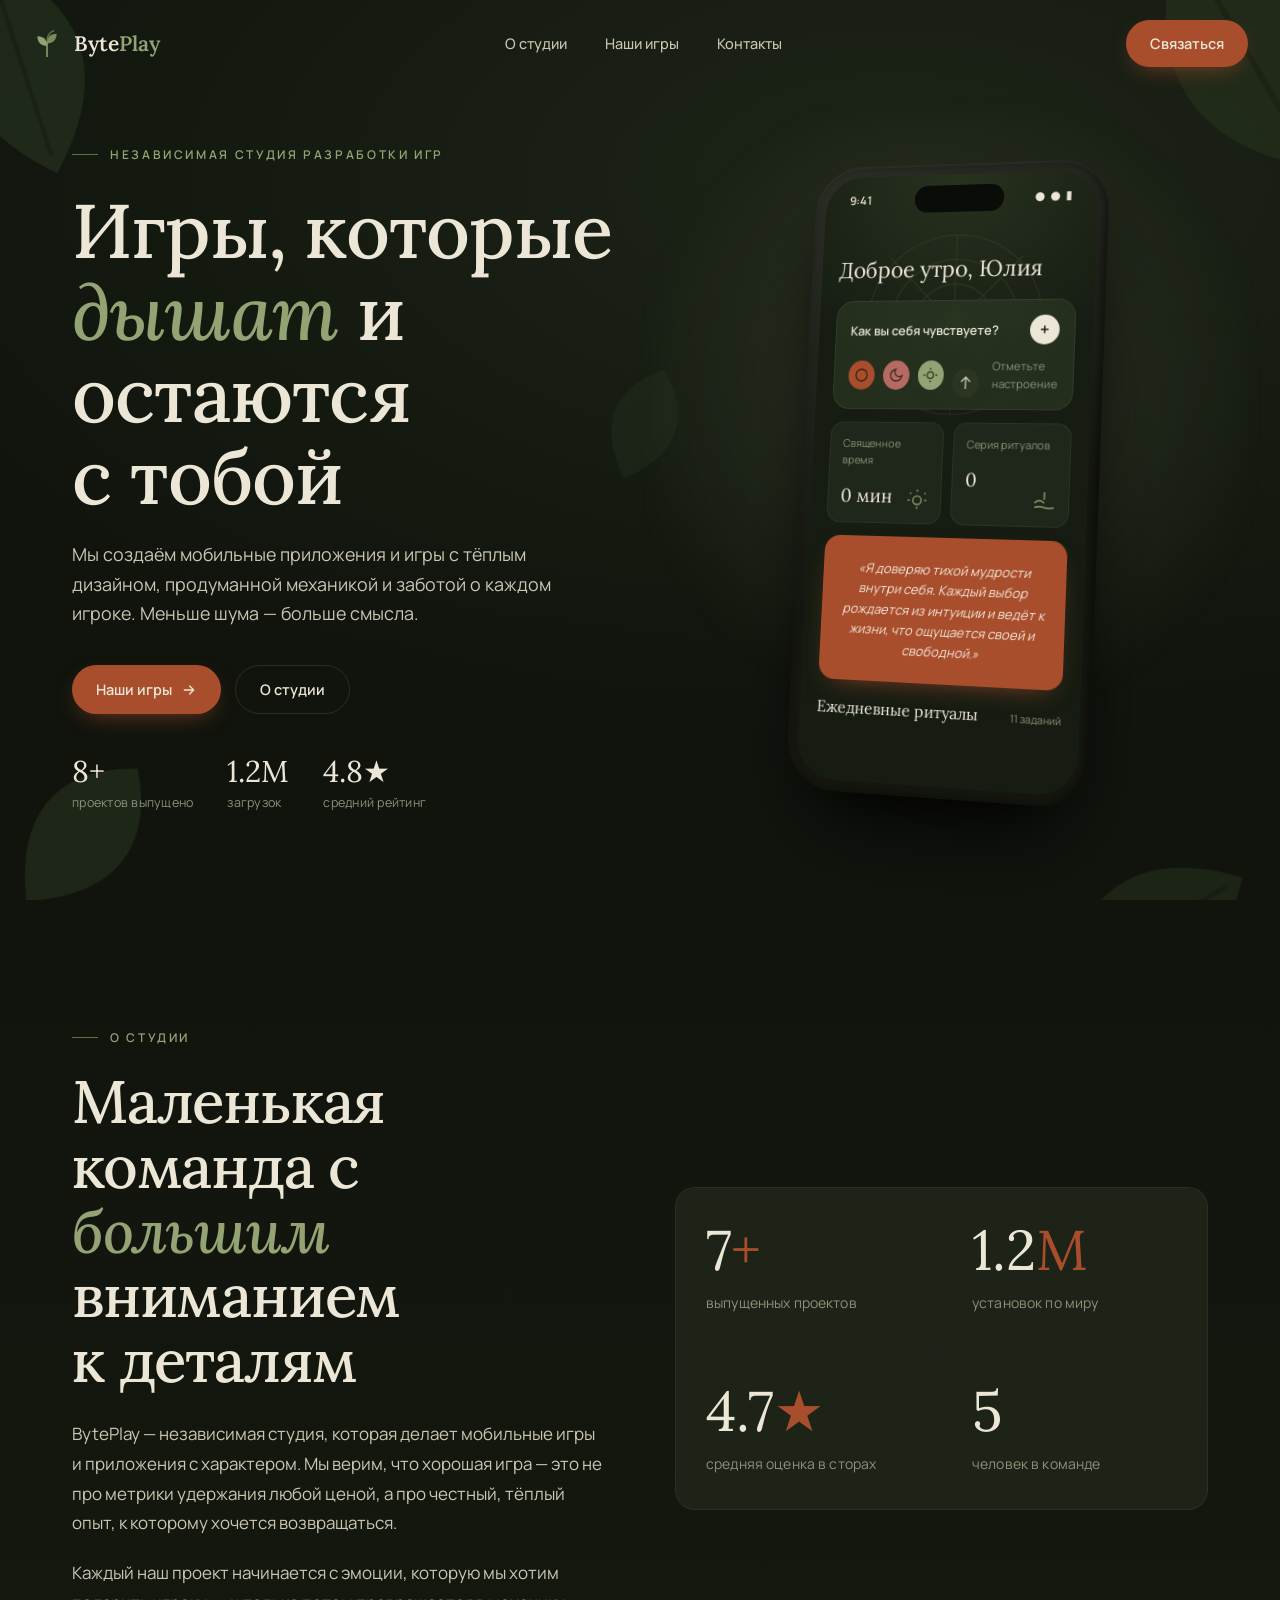
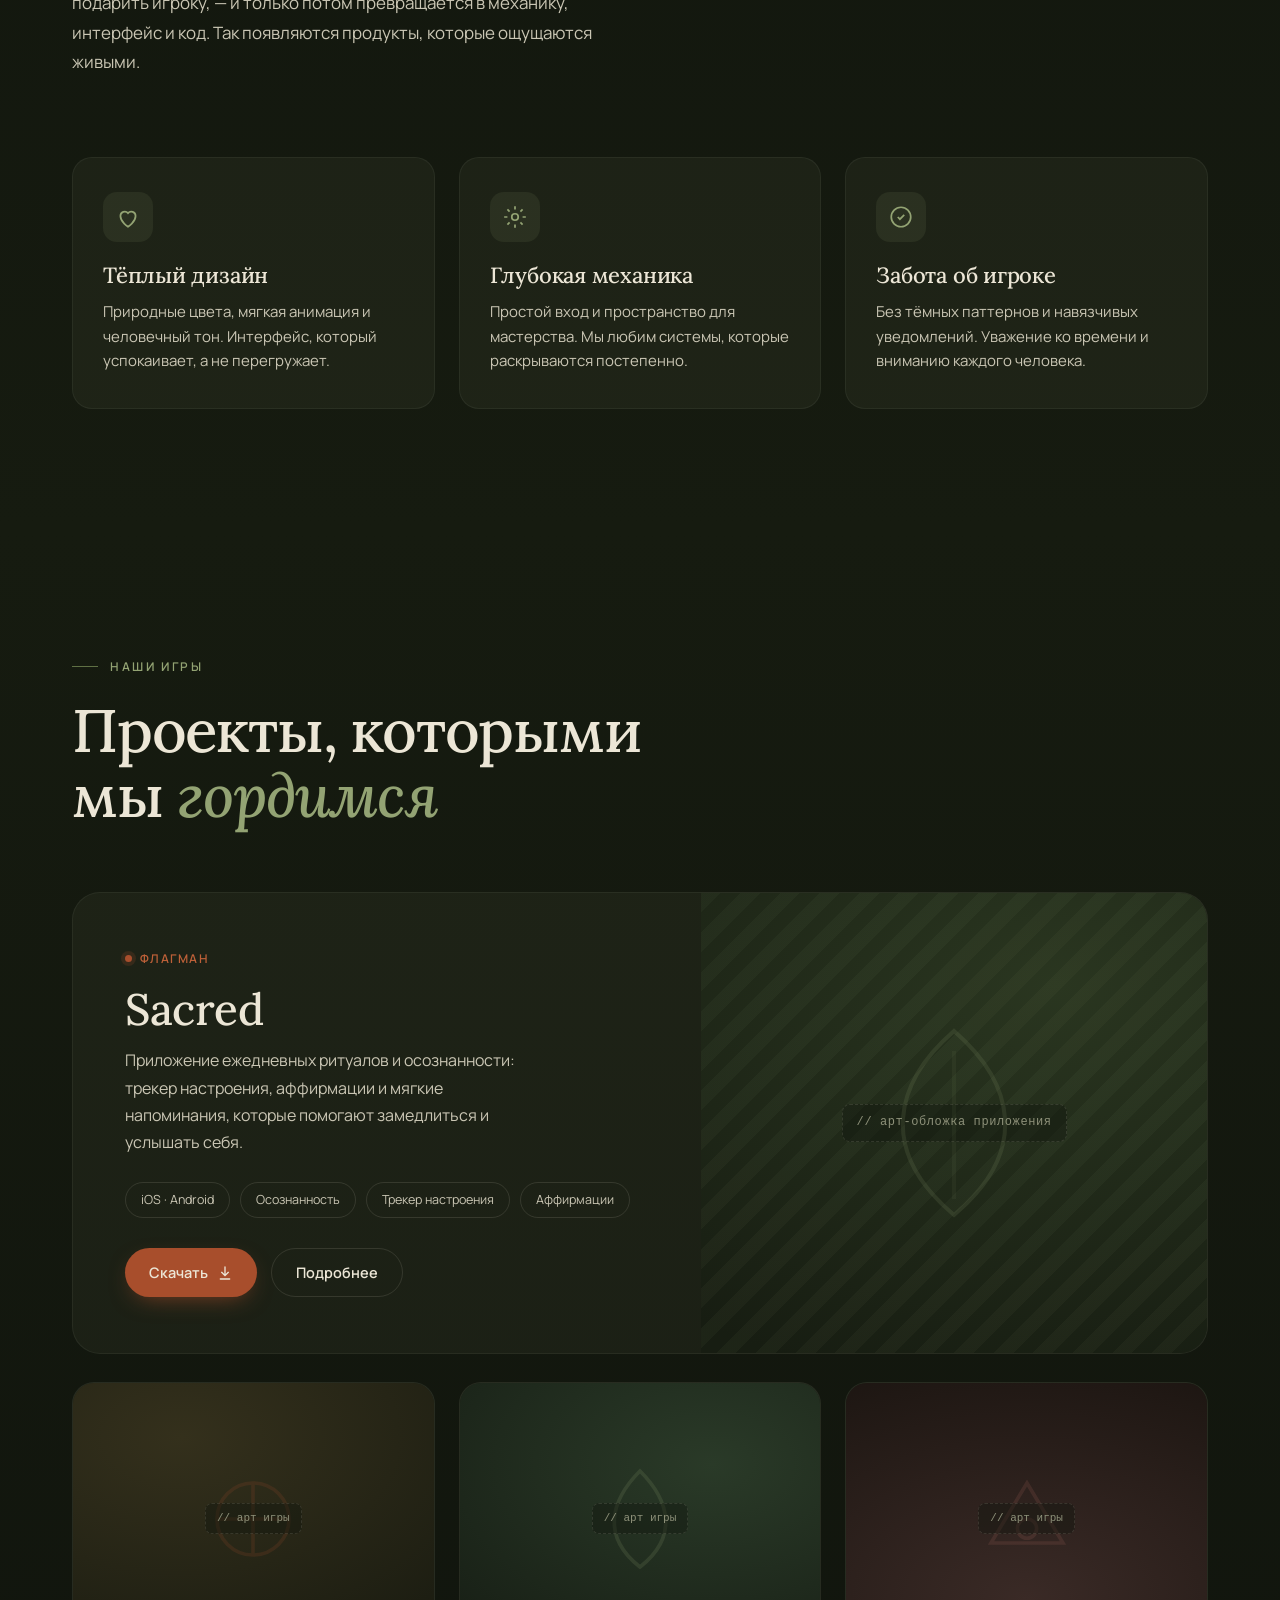
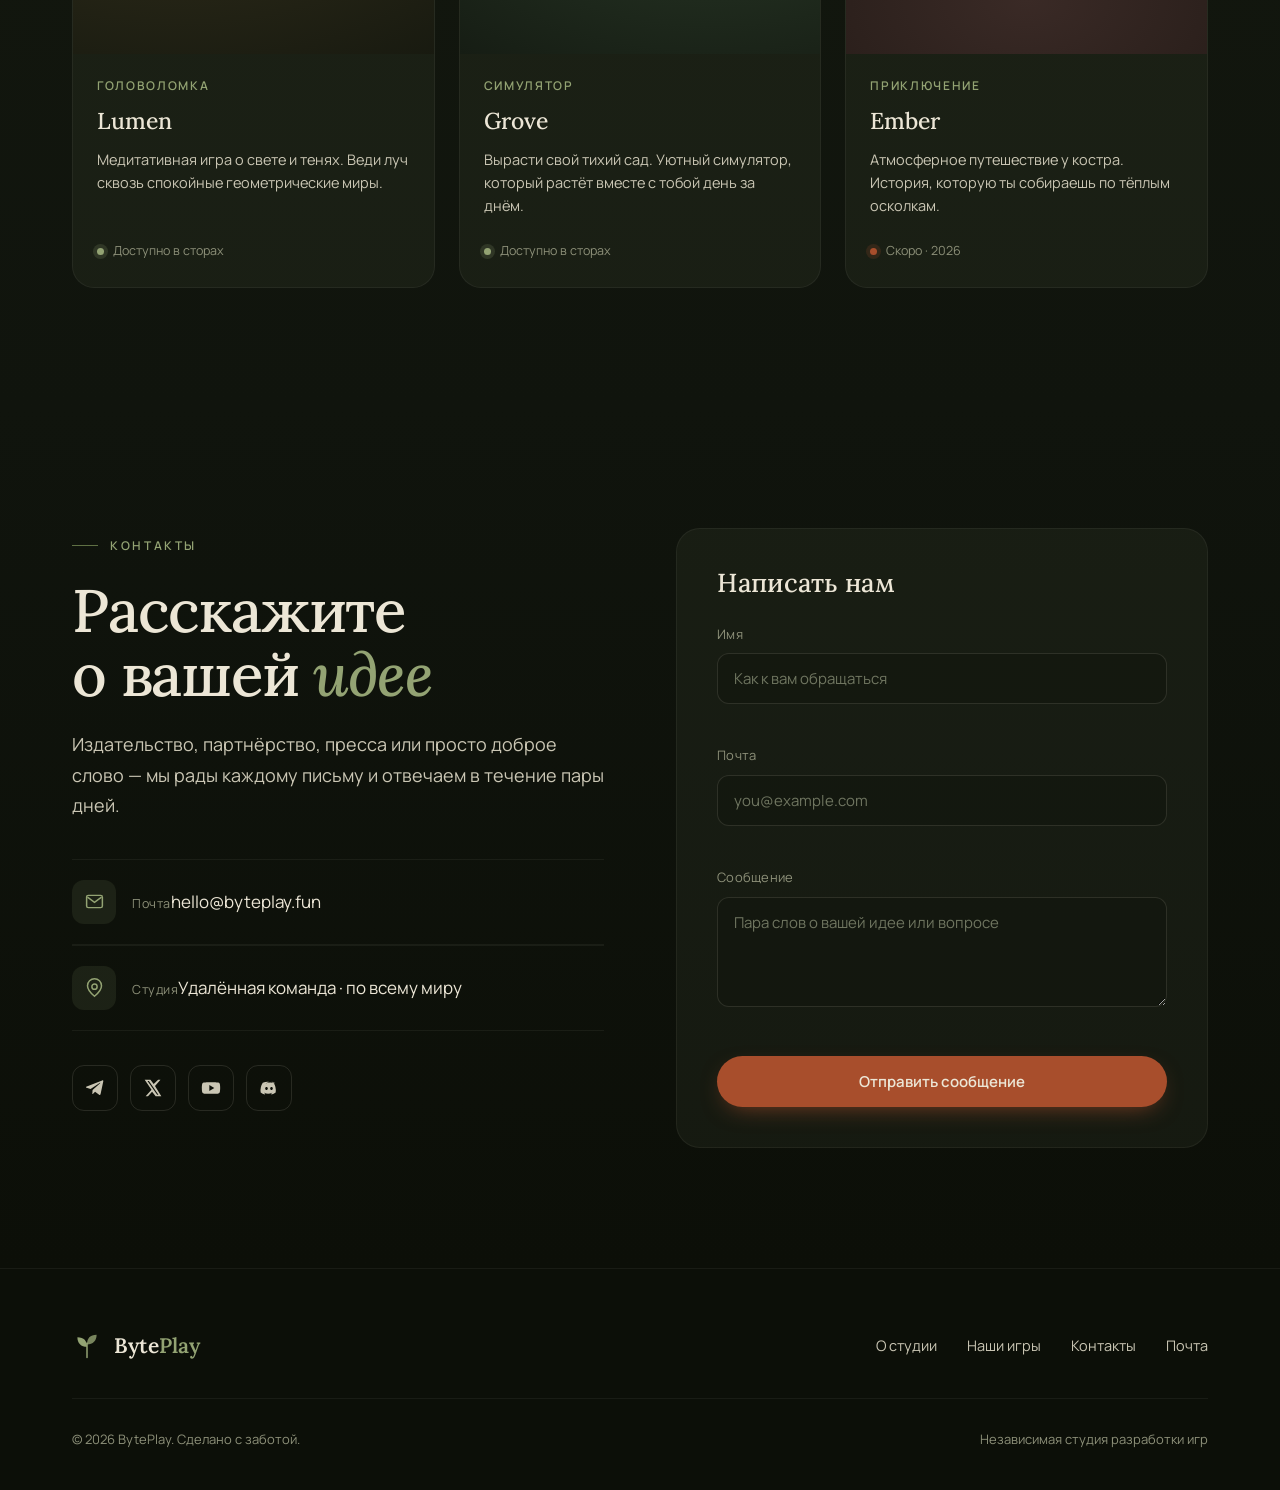
<file: BytePlay v1 - Nature.html>
<!DOCTYPE html>
<html lang="ru">
<head>
<meta charset="UTF-8">
<meta name="viewport" content="width=device-width, initial-scale=1.0">
<title>BytePlay — студия разработки игр</title>
<link rel="stylesheet" href="bp-styles.css">
<script>
  /* Помечаем документ как JS-управляемый ДО отрисовки, чтобы скрыть контент
     только когда есть кому его раскрыть. Без JS — всё видно сразу. */
  document.documentElement.classList.add('preload');
</script>
</head>
<body>

<!-- ===================== NAV ===================== -->
<nav class="nav">
  <a class="brand" href="#hero" aria-label="BytePlay — на главную">
    <span class="brand-mark" aria-hidden="true">
      <svg viewBox="0 0 100 100" fill="none" stroke="currentColor" stroke-width="5" stroke-linecap="round">
        <path d="M50 92 V44"/>
        <path d="M50 56 C30 56 18 44 18 24 C40 24 50 36 50 56 Z" fill="currentColor" stroke="none"/>
        <path d="M50 48 C70 48 82 36 82 16 C60 16 50 28 50 48 Z" fill="currentColor" stroke="none" opacity=".8"/>
        <path d="M50 40 C50 24 58 12 72 6" opacity=".55"/>
      </svg>
    </span>
    <span class="brand-name">Byte<b>Play</b></span>
  </a>

  <div class="nav-links" id="nav-links">
    <a href="#about">О студии</a>
    <a href="#games">Наши игры</a>
    <a href="#contact">Контакты</a>
    <a href="#contact" class="btn btn-primary">Связаться</a>
  </div>

  <a href="#contact" class="btn btn-primary">Связаться</a>

  <button class="nav-toggle" id="nav-toggle" aria-label="Меню">
    <svg viewBox="0 0 24 24" fill="none" stroke="currentColor" stroke-width="2" stroke-linecap="round"><path d="M3 6h18M3 12h18M3 18h18"/></svg>
  </button>
</nav>

<!-- ===================== HERO ===================== -->
<header class="hero" id="hero" data-screen-label="Главная">
  <div class="hero-bg"></div>

  <!-- листья (параллакс) -->
  <div class="leaves" aria-hidden="true">
    <div class="leaf l1" data-rot="-18"><svg viewBox="0 0 100 100" fill="currentColor"><path d="M50 2 C20 26 10 60 50 98 C90 60 80 26 50 2 Z"/><path d="M50 10 L50 90" stroke="#10140d" stroke-width="2" opacity=".4"/></svg></div>
    <div class="leaf l2" data-rot="150"><svg viewBox="0 0 100 100" fill="currentColor"><path d="M50 2 C20 26 10 60 50 98 C90 60 80 26 50 2 Z"/><path d="M50 10 L50 90" stroke="#10140d" stroke-width="2" opacity=".4"/></svg></div>
    <div class="leaf l3" data-rot="40"><svg viewBox="0 0 100 100" fill="currentColor"><path d="M50 2 C20 26 10 60 50 98 C90 60 80 26 50 2 Z"/></svg></div>
    <div class="leaf l4" data-rot="-120"><svg viewBox="0 0 100 100" fill="currentColor"><path d="M50 2 C20 26 10 60 50 98 C90 60 80 26 50 2 Z"/><path d="M50 10 L50 90" stroke="#10140d" stroke-width="2" opacity=".4"/></svg></div>
    <div class="leaf l5" data-rot="20"><svg viewBox="0 0 100 100" fill="currentColor"><path d="M50 2 C20 26 10 60 50 98 C90 60 80 26 50 2 Z"/></svg></div>
  </div>

  <div class="wrap">
    <div class="hero-copy">
      <span class="eyebrow">Независимая студия разработки игр</span>
      <h1>Игры, которые <em>дышат</em> и остаются с тобой</h1>
      <p class="hero-sub">Мы создаём мобильные приложения и игры с тёплым дизайном, продуманной механикой и заботой о каждом игроке. Меньше шума — больше смысла.</p>
      <div class="hero-cta">
        <a href="#games" class="btn btn-primary">
          Наши игры
          <svg viewBox="0 0 24 24" fill="none" stroke="currentColor" stroke-width="2" stroke-linecap="round"><path d="M5 12h14M13 6l6 6-6 6"/></svg>
        </a>
        <a href="#about" class="btn btn-ghost">О студии</a>
      </div>
      <div class="hero-meta">
        <div><div class="m-num">8+</div><div class="m-lab">проектов выпущено</div></div>
        <div><div class="m-num">1.2M</div><div class="m-lab">загрузок</div></div>
        <div><div class="m-num">4.8★</div><div class="m-lab">средний рейтинг</div></div>
      </div>
    </div>

    <!-- телефон-мокап -->
    <div class="phone-stage">
      <div class="phone-glow"></div>
      <div class="phone phone-float">
        <div class="screen">
          <div class="island"></div>

          <svg class="screen-mandala" viewBox="0 0 200 200" fill="none" stroke="currentColor" stroke-width="1">
            <circle cx="100" cy="100" r="80"/><circle cx="100" cy="100" r="58"/><circle cx="100" cy="100" r="36"/>
            <path d="M100 20 V180 M20 100 H180 M40 40 L160 160 M160 40 L40 160"/>
            <circle cx="100" cy="100" r="14" fill="currentColor" opacity=".4" stroke="none"/>
          </svg>

          <div class="statusbar">
            <span>9:41</span>
            <span class="icns"><span>●</span><span>●</span><span>▮</span></span>
          </div>

          <div class="app">
            <div class="app-hi">Доброе утро, Юлия</div>

            <div class="card card-feel">
              <div class="top">
                <span>Как вы себя чувствуете?</span>
                <div class="plus">+</div>
              </div>
              <div class="moods">
                <div class="mood m-terra"><svg viewBox="0 0 24 24" fill="none" stroke="currentColor" stroke-width="2"><circle cx="12" cy="12" r="9"/></svg></div>
                <div class="mood m-rose"><svg viewBox="0 0 24 24" fill="none" stroke="currentColor" stroke-width="2"><path d="M21 12.8A9 9 0 1111.2 3 7 7 0 0021 12.8z"/></svg></div>
                <div class="mood m-sage"><svg viewBox="0 0 24 24" fill="none" stroke="currentColor" stroke-width="2"><circle cx="12" cy="12" r="5"/><path d="M12 1v3M12 20v3M4 12H1M23 12h-3"/></svg></div>
                <div class="mood m-dark"><svg viewBox="0 0 24 24" fill="none" stroke="#cac6b4" stroke-width="2"><path d="M12 3v18M5 10l7-7 7 7"/></svg></div>
                <span class="lab">Отметьте<br>настроение</span>
              </div>
            </div>

            <div class="stat-row">
              <div class="stat-cell">
                <div class="k">Священное время</div>
                <div class="v">0 мин</div>
                <svg class="ic" viewBox="0 0 24 24" fill="none" stroke="currentColor" stroke-width="1.5"><circle cx="12" cy="13" r="4"/><path d="M12 3v2M12 21v-2M5 13H3M21 13h-2M6 7l-1-1M19 7l1-1"/></svg>
              </div>
              <div class="stat-cell">
                <div class="k">Серия ритуалов</div>
                <div class="v">0</div>
                <svg class="ic" viewBox="0 0 24 24" fill="none" stroke="currentColor" stroke-width="1.5"><path d="M3 17c3-1 6-1 9 0s6 1 9 0M3 13c3-3 6-3 9 0M12 3v7"/></svg>
              </div>
            </div>

            <div class="affirm">«Я доверяю тихой мудрости внутри себя. Каждый выбор рождается из интуиции и ведёт к жизни, что ощущается своей и свободной.»</div>

            <div class="app-foot">Ежедневные ритуалы <small>11 заданий</small></div>
          </div>
        </div>
      </div>
    </div>
  </div>
</header>

<!-- ===================== ABOUT ===================== -->
<section class="section about" id="about" data-screen-label="О студии">
  <div class="wrap">
    <div class="about-grid">
      <div class="about-text reveal">
        <span class="eyebrow">О студии</span>
        <h2 class="section-title">Маленькая команда с <em>большим</em> вниманием к деталям</h2>
        <p>BytePlay — независимая студия, которая делает мобильные игры и приложения с характером. Мы верим, что хорошая игра — это не про метрики удержания любой ценой, а про честный, тёплый опыт, к которому хочется возвращаться.</p>
        <p>Каждый наш проект начинается с эмоции, которую мы хотим подарить игроку, — и только потом превращается в механику, интерфейс и код. Так появляются продукты, которые ощущаются живыми.</p>
      </div>

      <div class="stats reveal d1">
        <div class="stat"><div class="num"><span data-count="8">0</span><span class="suf">+</span></div><div class="cap">выпущенных проектов</div></div>
        <div class="stat"><div class="num"><span data-count="1.2" data-dec="1">0</span><span class="suf">M</span></div><div class="cap">установок по миру</div></div>
        <div class="stat"><div class="num"><span data-count="4.8" data-dec="1">0</span><span class="suf">★</span></div><div class="cap">средняя оценка в сторах</div></div>
        <div class="stat"><div class="num"><span data-count="6">0</span></div><div class="cap">человек в команде</div></div>
      </div>
    </div>

    <div class="pillars">
      <div class="pillar reveal">
        <div class="pic"><svg viewBox="0 0 24 24" fill="none" stroke="currentColor" stroke-width="1.6"><path d="M12 21s-7-4.5-7-10a4 4 0 017-2.6A4 4 0 0119 11c0 5.5-7 10-7 10z"/></svg></div>
        <h3>Тёплый дизайн</h3>
        <p>Природные цвета, мягкая анимация и человечный тон. Интерфейс, который успокаивает, а не перегружает.</p>
      </div>
      <div class="pillar reveal d1">
        <div class="pic"><svg viewBox="0 0 24 24" fill="none" stroke="currentColor" stroke-width="1.6"><circle cx="12" cy="12" r="3"/><path d="M12 2v3M12 19v3M2 12h3M19 12h3M5 5l2 2M17 17l2 2M19 5l-2 2M7 17l-2 2"/></svg></div>
        <h3>Глубокая механика</h3>
        <p>Простой вход и пространство для мастерства. Мы любим системы, которые раскрываются постепенно.</p>
      </div>
      <div class="pillar reveal d2">
        <div class="pic"><svg viewBox="0 0 24 24" fill="none" stroke="currentColor" stroke-width="1.6"><path d="M3 12a9 9 0 1018 0 9 9 0 00-18 0z"/><path d="M9 12l2 2 4-4"/></svg></div>
        <h3>Забота об игроке</h3>
        <p>Без тёмных паттернов и навязчивых уведомлений. Уважение ко времени и вниманию каждого человека.</p>
      </div>
    </div>
  </div>
</section>

<!-- ===================== GAMES ===================== -->
<section class="section games" id="games" data-screen-label="Наши игры">
  <div class="wrap">
    <div class="section-head reveal">
      <span class="eyebrow">Наши игры</span>
      <h2 class="section-title">Проекты, которыми мы <em>гордимся</em></h2>
    </div>

    <!-- featured -->
    <div class="featured reveal">
      <div class="featured-copy">
        <span class="tag"><span class="dot"></span>Флагман</span>
        <h3>Sacred</h3>
        <p>Приложение ежедневных ритуалов и осознанности: трекер настроения, аффирмации и мягкие напоминания, которые помогают замедлиться и услышать себя.</p>
        <div class="featured-tags">
          <span class="chip">iOS · Android</span>
          <span class="chip">Осознанность</span>
          <span class="chip">Трекер настроения</span>
          <span class="chip">Аффирмации</span>
        </div>
        <div class="featured-cta">
          <a href="#contact" class="btn btn-primary">
            Скачать
            <svg viewBox="0 0 24 24" fill="none" stroke="currentColor" stroke-width="2" stroke-linecap="round"><path d="M12 3v12M7 11l5 5 5-5M5 21h14"/></svg>
          </a>
          <a href="#contact" class="btn btn-ghost">Подробнее</a>
        </div>
      </div>
      <div class="featured-art" aria-hidden="true">
        <svg class="glyph" viewBox="0 0 100 100" fill="none" stroke="currentColor" stroke-width="2"><path d="M50 4 C20 30 12 64 50 96 C88 64 80 30 50 4 Z"/><path d="M50 14 L50 88" opacity=".5"/></svg>
        <span class="ph-note">// арт-обложка приложения</span>
      </div>
    </div>

    <!-- grid -->
    <div class="game-grid">
      <article class="game-card reveal">
        <div class="game-thumb gt-1">
          <svg class="glyph" viewBox="0 0 100 100" fill="none" stroke="currentColor" stroke-width="3"><circle cx="50" cy="50" r="30"/><path d="M50 20v60M20 50h60"/></svg>
          <span class="ph-note">// арт игры</span>
        </div>
        <div class="game-body">
          <span class="g-genre">Головоломка</span>
          <h4>Lumen</h4>
          <p>Медитативная игра о свете и тенях. Веди луч сквозь спокойные геометрические миры.</p>
          <div class="game-status"><span class="s-dot s-live"></span>Доступно в сторах</div>
        </div>
      </article>

      <article class="game-card reveal d1">
        <div class="game-thumb gt-2">
          <svg class="glyph" viewBox="0 0 100 100" fill="none" stroke="currentColor" stroke-width="3"><path d="M50 10 C25 35 18 65 50 90 C82 65 75 35 50 10 Z"/></svg>
          <span class="ph-note">// арт игры</span>
        </div>
        <div class="game-body">
          <span class="g-genre">Симулятор</span>
          <h4>Grove</h4>
          <p>Вырасти свой тихий сад. Уютный симулятор, который растёт вместе с тобой день за днём.</p>
          <div class="game-status"><span class="s-dot s-live"></span>Доступно в сторах</div>
        </div>
      </article>

      <article class="game-card reveal d2">
        <div class="game-thumb gt-3">
          <svg class="glyph" viewBox="0 0 100 100" fill="none" stroke="currentColor" stroke-width="3"><path d="M20 70 L50 20 L80 70 Z"/><circle cx="50" cy="58" r="8"/></svg>
          <span class="ph-note">// арт игры</span>
        </div>
        <div class="game-body">
          <span class="g-genre">Приключение</span>
          <h4>Ember</h4>
          <p>Атмосферное путешествие у костра. История, которую ты собираешь по тёплым осколкам.</p>
          <div class="game-status"><span class="s-dot s-soon"></span>Скоро · 2026</div>
        </div>
      </article>
    </div>
  </div>
</section>

<!-- ===================== CONTACT ===================== -->
<section class="section contact" id="contact" data-screen-label="Контакты">
  <div class="wrap">
    <div class="contact-grid">
      <div class="contact-info reveal">
        <span class="eyebrow">Контакты</span>
        <h2 class="section-title">Расскажите о вашей <em>идее</em></h2>
        <p class="lead">Издательство, партнёрство, пресса или просто доброе слово — мы рады каждому письму и отвечаем в течение пары дней.</p>

        <a class="contact-line" href="mailto:hello@byteplay.fun">
          <span class="ci"><svg viewBox="0 0 24 24" fill="none" stroke="currentColor" stroke-width="1.7"><rect x="3" y="5" width="18" height="14" rx="2"/><path d="M4 7l8 6 8-6"/></svg></span>
          <span><span class="k">Почта</span><span class="v">hello@byteplay.fun</span></span>
        </a>
        <div class="contact-line">
          <span class="ci"><svg viewBox="0 0 24 24" fill="none" stroke="currentColor" stroke-width="1.7"><circle cx="12" cy="11" r="3"/><path d="M12 2a8 8 0 00-8 8c0 5.5 8 12 8 12s8-6.5 8-12a8 8 0 00-8-8z"/></svg></span>
          <span><span class="k">Студия</span><span class="v">Удалённая команда · по всему миру</span></span>
        </div>

        <div class="socials">
          <a href="#" aria-label="Telegram"><svg viewBox="0 0 24 24" fill="currentColor"><path d="M21.9 4.3l-3.2 15c-.24 1.06-.87 1.32-1.76.82l-4.86-3.58-2.35 2.26c-.26.26-.48.48-.98.48l.35-4.96 9.02-8.15c.39-.35-.09-.55-.6-.2L6.7 13.3l-4.8-1.5c-1.04-.33-1.06-1.04.22-1.54L20.6 2.9c.87-.32 1.63.2 1.3 1.4z"/></svg></a>
          <a href="#" aria-label="X"><svg viewBox="0 0 24 24" fill="currentColor"><path d="M18.2 2H21l-6.6 7.5L22 22h-6.8l-4.3-5.6L6 22H3.2l7-8L2 2h6.9l3.9 5.1L18.2 2zm-1.2 18h1.5L7.1 3.6H5.4L17 20z"/></svg></a>
          <a href="#" aria-label="YouTube"><svg viewBox="0 0 24 24" fill="currentColor"><path d="M23 12s0-3.2-.4-4.7a2.5 2.5 0 00-1.8-1.8C19.3 5 12 5 12 5s-7.3 0-8.8.5A2.5 2.5 0 001.4 7.3C1 8.8 1 12 1 12s0 3.2.4 4.7a2.5 2.5 0 001.8 1.8C4.7 19 12 19 12 19s7.3 0 8.8-.5a2.5 2.5 0 001.8-1.8C23 15.2 23 12 23 12zM10 15.5v-7l6 3.5-6 3.5z"/></svg></a>
          <a href="#" aria-label="Discord"><svg viewBox="0 0 24 24" fill="currentColor"><path d="M19.5 5.6A16 16 0 0015.5 4.4l-.2.4a14 14 0 014 2 13.5 13.5 0 00-11.6 0 14 14 0 014-2l-.2-.4A16 16 0 004.5 5.6 16.8 16.8 0 002 17.3a16 16 0 005 2.5l.5-1a10 10 0 01-1.6-.8l.4-.3a11.4 11.4 0 009.4 0l.4.3a10 10 0 01-1.6.8l.5 1a16 16 0 005-2.5 16.8 16.8 0 00-2.5-11.7zM9 14.3c-.9 0-1.6-.8-1.6-1.8S8.1 10.7 9 10.7s1.6.8 1.6 1.8-.7 1.8-1.6 1.8zm6 0c-.9 0-1.6-.8-1.6-1.8s.7-1.8 1.6-1.8 1.6.8 1.6 1.8-.7 1.8-1.6 1.8z"/></svg></a>
        </div>
      </div>

      <div class="reveal d1">
        <div class="form-card">
          <form id="contact-form" novalidate>
            <h3>Написать нам</h3>
            <div class="field">
              <label for="f-name">Имя</label>
              <input id="f-name" name="name" type="text" placeholder="Как к вам обращаться" required>
              <div class="msg"></div>
            </div>
            <div class="field">
              <label for="f-email">Почта</label>
              <input id="f-email" name="email" type="email" placeholder="you@example.com" required>
              <div class="msg"></div>
            </div>
            <div class="field">
              <label for="f-msg">Сообщение</label>
              <textarea id="f-msg" name="message" placeholder="Пара слов о вашей идее или вопросе" required></textarea>
              <div class="msg"></div>
            </div>
            <button type="submit" class="btn btn-primary">Отправить сообщение</button>
          </form>

          <div class="form-success" id="form-success">
            <div class="ok"><svg viewBox="0 0 24 24" fill="none" stroke="currentColor" stroke-width="2.5" stroke-linecap="round"><path d="M5 13l4 4L19 7"/></svg></div>
            <h3>Спасибо!</h3>
            <p>Мы получили ваше сообщение и ответим в ближайшие дни.</p>
          </div>
        </div>
      </div>
    </div>
  </div>
</section>

<!-- ===================== FOOTER ===================== -->
<footer class="footer">
  <div class="wrap">
    <div class="footer-top">
      <a class="brand" href="#hero">
        <span class="brand-mark" aria-hidden="true">
          <svg viewBox="0 0 100 100" fill="none" stroke="currentColor" stroke-width="5" stroke-linecap="round">
            <path d="M50 92 V44"/>
            <path d="M50 56 C30 56 18 44 18 24 C40 24 50 36 50 56 Z" fill="currentColor" stroke="none"/>
            <path d="M50 48 C70 48 82 36 82 16 C60 16 50 28 50 48 Z" fill="currentColor" stroke="none" opacity=".8"/>
          </svg>
        </span>
        <span class="brand-name">Byte<b>Play</b></span>
      </a>
      <nav class="footer-nav">
        <a href="#about">О студии</a>
        <a href="#games">Наши игры</a>
        <a href="#contact">Контакты</a>
        <a href="mailto:hello@byteplay.fun">Почта</a>
      </nav>
    </div>
    <div class="footer-bottom">
      <span>© <span id="year">2026</span> BytePlay. Сделано с заботой.</span>
      <span>Независимая студия разработки игр</span>
    </div>
  </div>
</footer>

<script src="bp-script.js"></script>
</body>
</html>
</file>
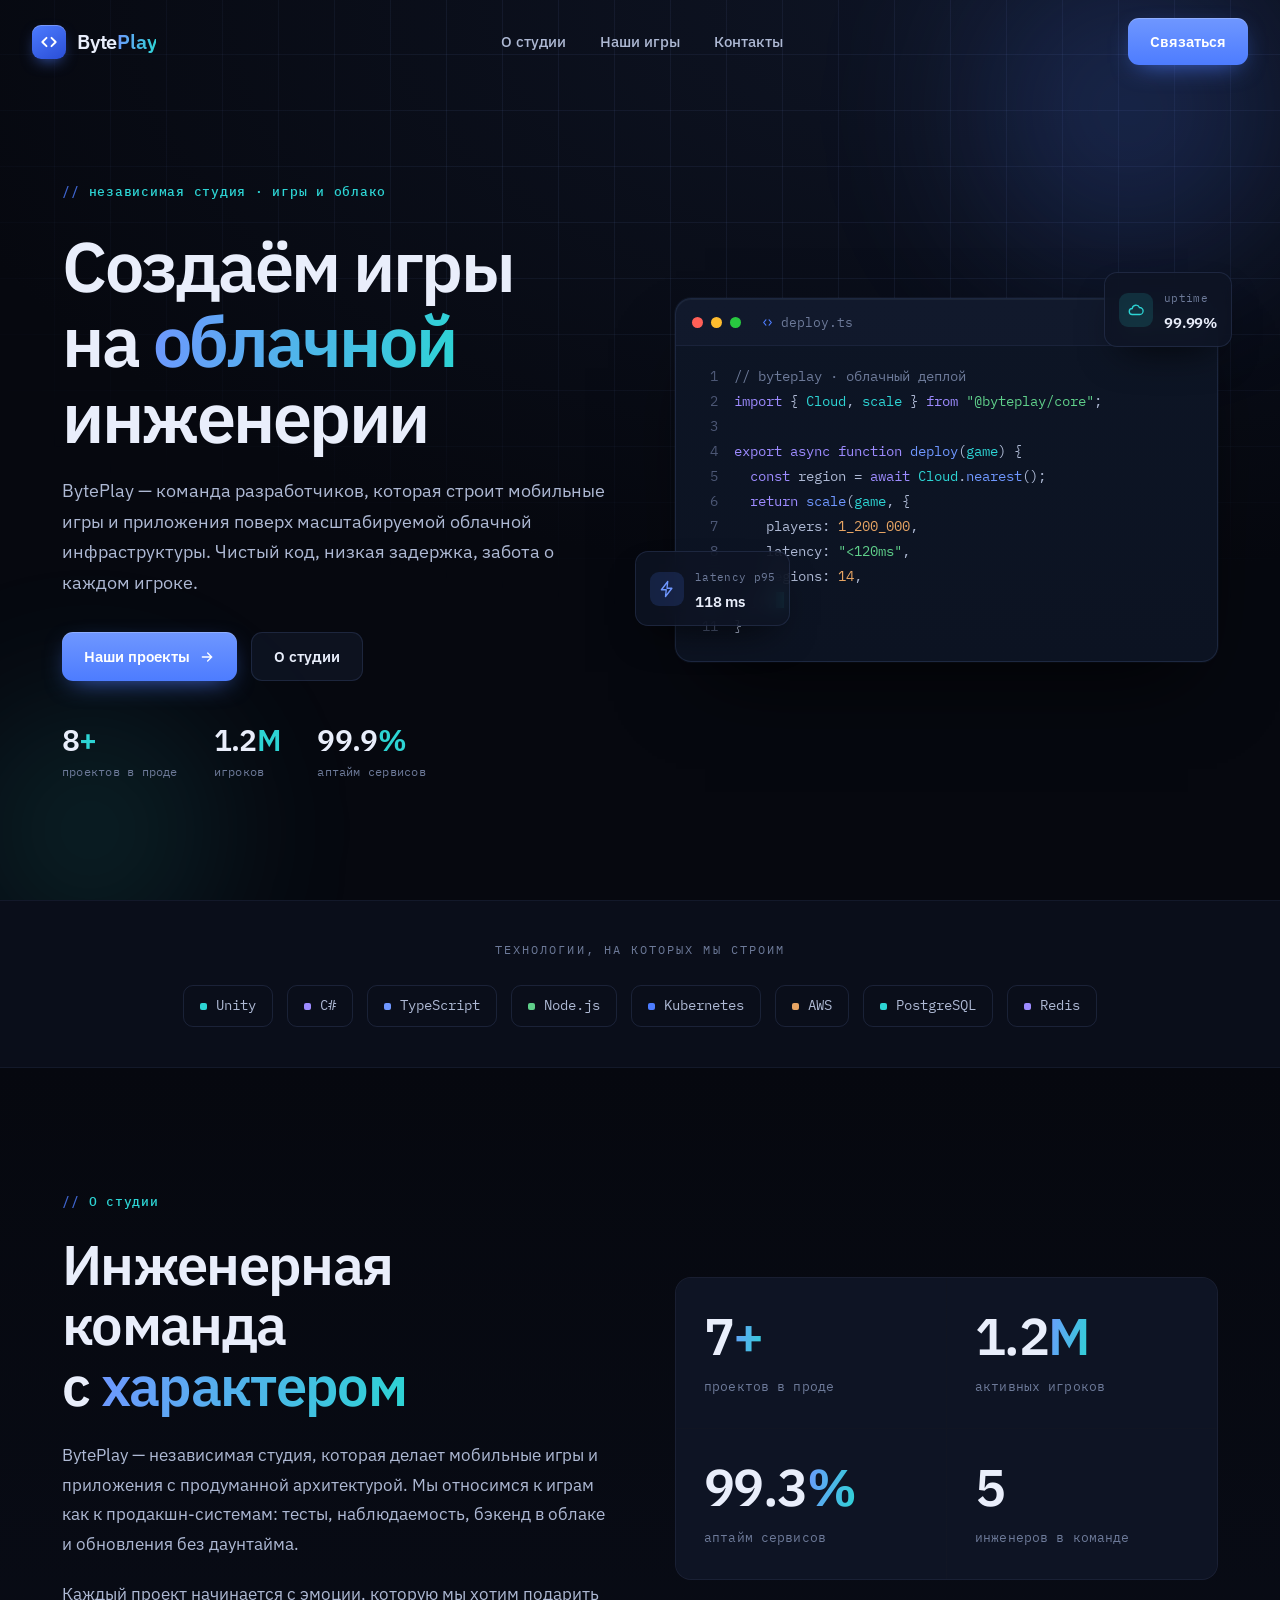
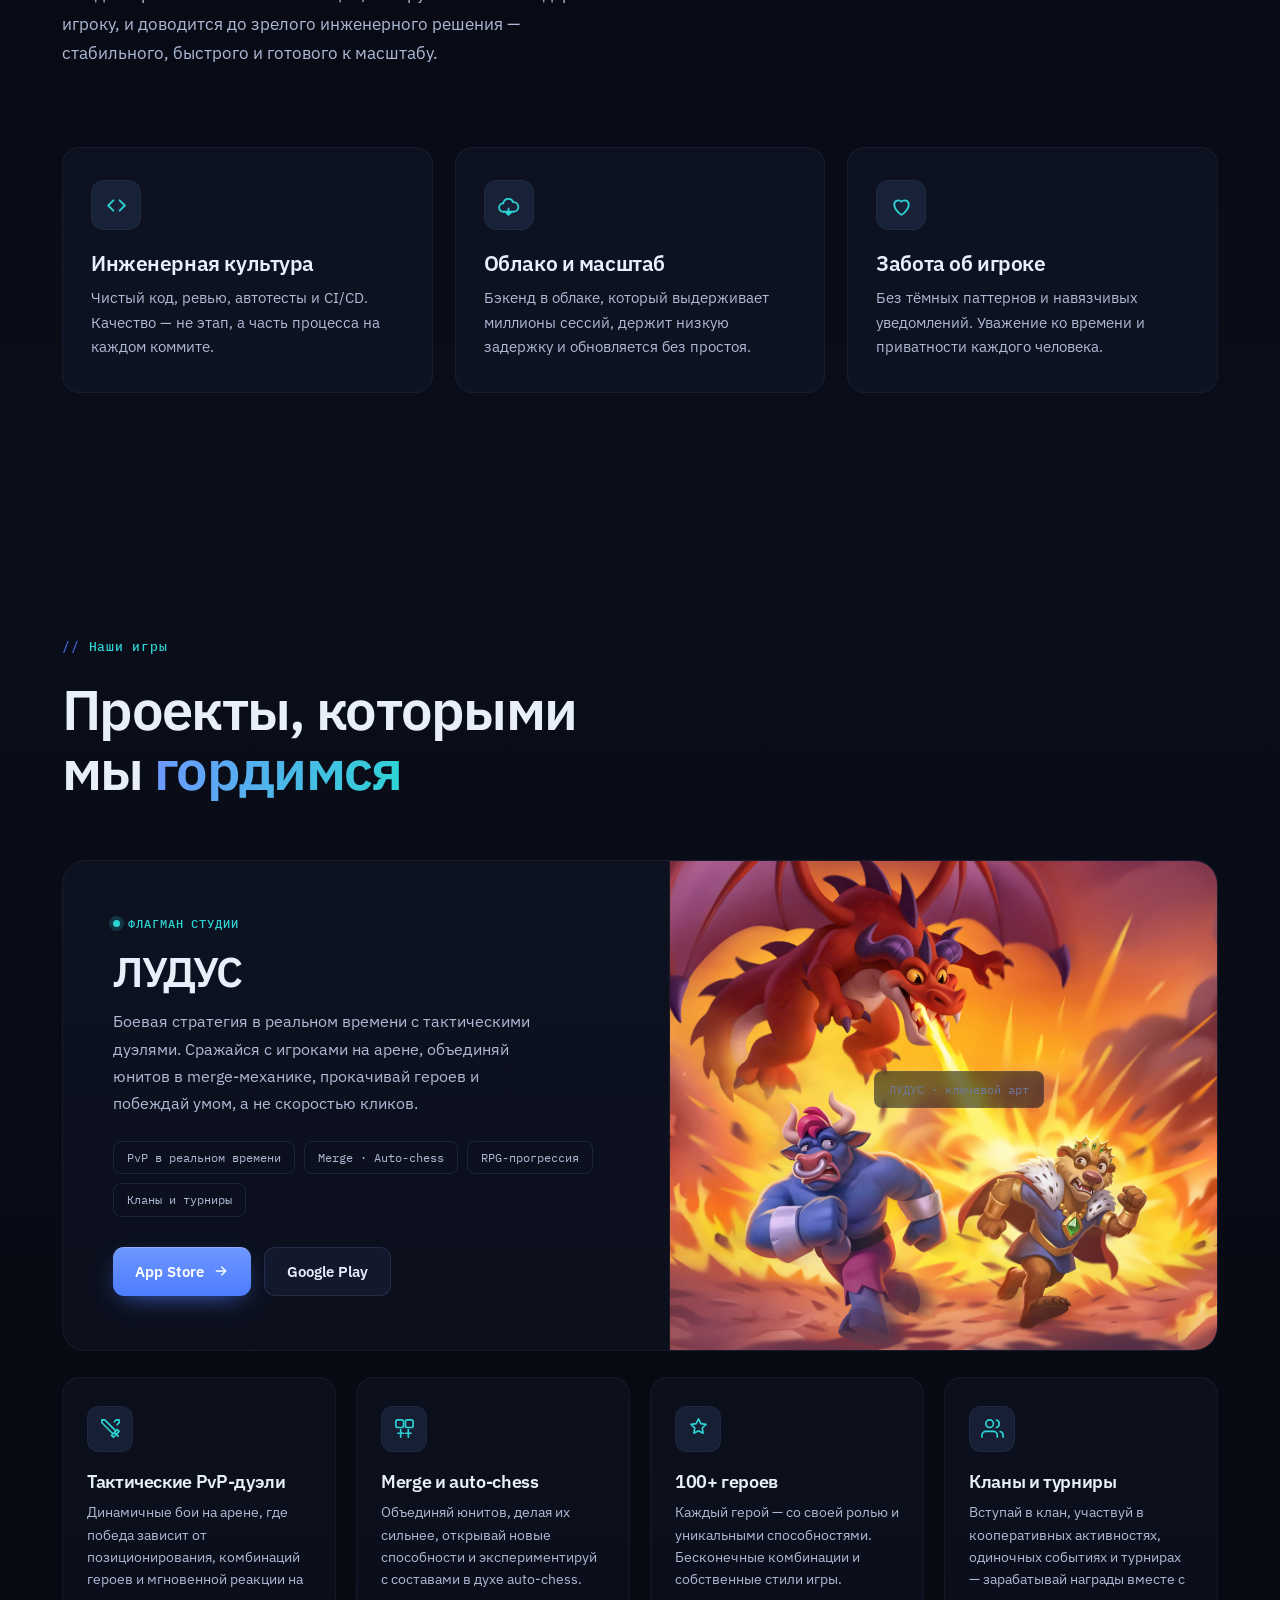
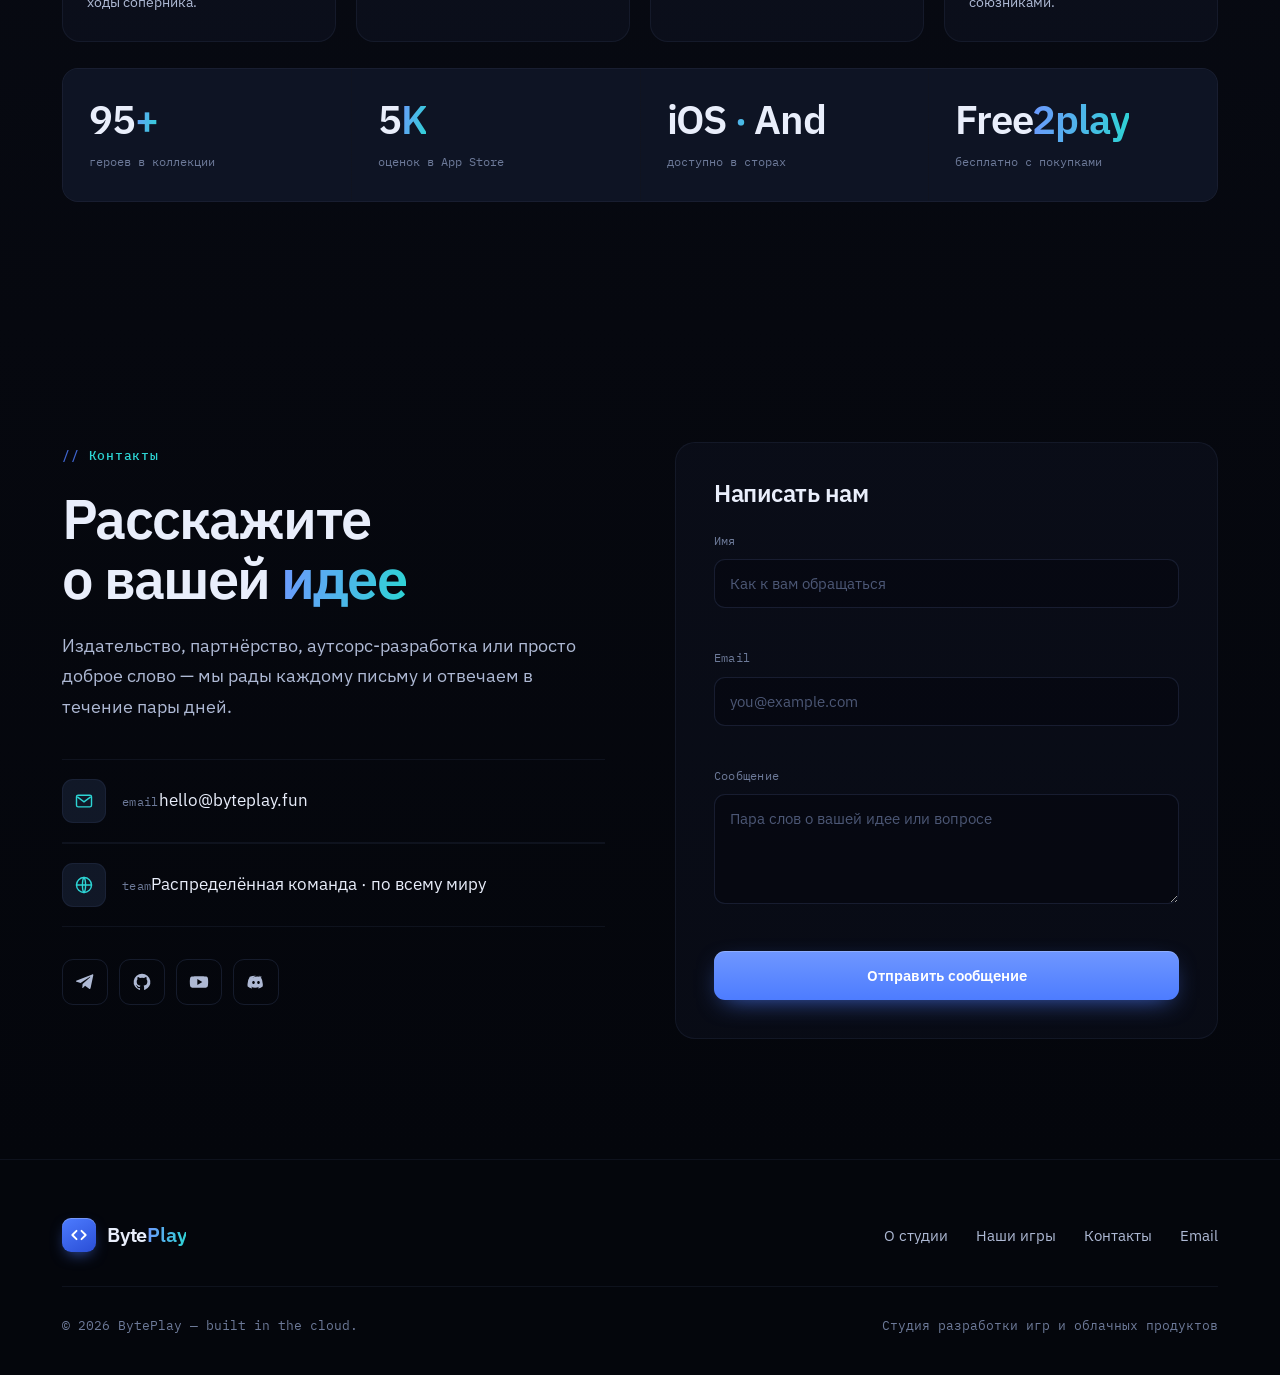
<file: BytePlay.html>
<!DOCTYPE html>
<html lang="ru">
<head>
<meta charset="UTF-8">
<meta name="viewport" content="width=device-width, initial-scale=1.0">
<title>BytePlay — студия разработки игр и облачных продуктов</title>
<link rel="stylesheet" href="bp-tech.css">
<script>
  /* JS-управляемый документ: скрываем контент только пока есть кому раскрыть. */
  document.documentElement.classList.add('preload');
</script>
</head>
<body>

<!-- ===================== NAV ===================== -->
<nav class="nav">
  <a class="brand" href="#hero" aria-label="BytePlay — на главную">
    <span class="brand-mark" aria-hidden="true">
      <svg viewBox="0 0 24 24" fill="none" stroke="currentColor" stroke-width="2.3" stroke-linecap="round" stroke-linejoin="round"><path d="M9 7l-5 5 5 5M15 7l5 5-5 5"/></svg>
    </span>
    <span class="brand-name">Byte<b>Play</b></span>
  </a>

  <div class="nav-links" id="nav-links">
    <a href="#about">О студии</a>
    <a href="#games">Наши игры</a>
    <a href="#contact">Контакты</a>
    <a href="#contact" class="btn btn-primary">Связаться</a>
  </div>

  <a href="#contact" class="btn btn-primary">Связаться</a>

  <button class="nav-toggle" id="nav-toggle" aria-label="Меню">
    <svg viewBox="0 0 24 24" fill="none" stroke="currentColor" stroke-width="2" stroke-linecap="round"><path d="M3 6h18M3 12h18M3 18h18"/></svg>
  </button>
</nav>

<!-- ===================== HERO ===================== -->
<header class="hero" id="hero" data-screen-label="Главная">
  <div class="hero-bg"></div>
  <div class="grid-bg" aria-hidden="true">
    <div class="grid"></div>
    <div class="orb o1"></div>
    <div class="orb o2"></div>
  </div>

  <div class="wrap">
    <div class="hero-copy">
      <span class="eyebrow">независимая студия · игры и облако</span>
      <h1>Создаём игры на <span class="grad">облачной</span> инженерии</h1>
      <p class="hero-sub">BytePlay — команда разработчиков, которая строит мобильные игры и приложения поверх масштабируемой облачной инфраструктуры. Чистый код, низкая задержка, забота о каждом игроке.</p>
      <div class="hero-cta">
        <a href="#games" class="btn btn-primary">
          Наши проекты
          <svg viewBox="0 0 24 24" fill="none" stroke="currentColor" stroke-width="2" stroke-linecap="round"><path d="M5 12h14M13 6l6 6-6 6"/></svg>
        </a>
        <a href="#about" class="btn btn-ghost">О студии</a>
      </div>
      <div class="hero-meta">
        <div><div class="m-num">8<span class="u">+</span></div><div class="m-lab">проектов в проде</div></div>
        <div><div class="m-num">1.2<span class="u">M</span></div><div class="m-lab">игроков</div></div>
        <div><div class="m-num">99.9<span class="u">%</span></div><div class="m-lab">аптайм сервисов</div></div>
      </div>
    </div>

    <!-- hero visual: окно кода + чипы + констелляция -->
    <div class="hero-visual">
      <div class="constellation" aria-hidden="true">
        <svg viewBox="0 0 400 360" preserveAspectRatio="none">
          <g stroke="currentColor" stroke-width="1" opacity="0.5">
            <line x1="40" y1="60" x2="160" y2="120"/>
            <line x1="160" y1="120" x2="320" y2="50"/>
            <line x1="160" y1="120" x2="120" y2="280"/>
            <line x1="320" y1="50" x2="360" y2="200"/>
            <line x1="120" y1="280" x2="300" y2="320"/>
            <line x1="360" y1="200" x2="300" y2="320"/>
          </g>
          <circle class="node" cx="40" cy="60" r="3.5"/>
          <circle class="node" cx="160" cy="120" r="3.5"/>
          <circle class="node" cx="320" cy="50" r="3.5"/>
          <circle class="node" cx="120" cy="280" r="3.5"/>
          <circle class="node" cx="360" cy="200" r="3.5"/>
          <circle class="node" cx="300" cy="320" r="3.5"/>
        </svg>
      </div>

      <div class="code-window">
        <div class="cw-bar">
          <span class="cw-dot r"></span><span class="cw-dot y"></span><span class="cw-dot g"></span>
          <span class="cw-file">
            <svg viewBox="0 0 24 24" fill="none" stroke="currentColor" stroke-width="2" stroke-linecap="round"><path d="M9 7l-4 5 4 5M15 7l4 5-4 5"/></svg>
            deploy.ts
          </span>
          <span class="cw-meta"><span class="live"></span>deployed</span>
        </div>
        <div class="code">
<span class="ln"><span class="c">// byteplay · облачный деплой</span></span>
<span class="ln"><span class="k">import</span> <span class="p">{</span> <span class="v">Cloud</span><span class="p">,</span> <span class="v">scale</span> <span class="p">}</span> <span class="k">from</span> <span class="s">"@byteplay/core"</span><span class="p">;</span></span>
<span class="ln"> </span>
<span class="ln"><span class="k">export async function</span> <span class="fn">deploy</span><span class="p">(</span><span class="v">game</span><span class="p">)</span> <span class="p">{</span></span>
<span class="ln">  <span class="k">const</span> region <span class="p">=</span> <span class="k">await</span> <span class="v">Cloud</span><span class="p">.</span><span class="fn">nearest</span><span class="p">();</span></span>
<span class="ln">  <span class="k">return</span> <span class="fn">scale</span><span class="p">(</span><span class="v">game</span><span class="p">,</span> <span class="p">{</span></span>
<span class="ln">    players<span class="p">:</span> <span class="n">1_200_000</span><span class="p">,</span></span>
<span class="ln">    latency<span class="p">:</span> <span class="s">"&lt;120ms"</span><span class="p">,</span></span>
<span class="ln">    regions<span class="p">:</span> <span class="n">14</span><span class="p">,</span></span>
<span class="ln">  <span class="p">});</span><span class="caret"></span></span>
<span class="ln"><span class="p">}</span></span>
        </div>
      </div>

      <div class="chip-float cf-1">
        <span class="ci"><svg viewBox="0 0 24 24" fill="none" stroke="currentColor" stroke-width="1.8" stroke-linecap="round"><path d="M7 18a4 4 0 010-8 5 5 0 019.6-1.3A3.5 3.5 0 0117 18z"/></svg></span>
        <span><span class="k">uptime</span><br><span class="vv">99.99%</span></span>
      </div>
      <div class="chip-float cf-2">
        <span class="ci"><svg viewBox="0 0 24 24" fill="none" stroke="currentColor" stroke-width="1.8" stroke-linecap="round" stroke-linejoin="round"><path d="M13 2L4.5 13H11l-1 9 8.5-11H12z"/></svg></span>
        <span><span class="k">latency p95</span><br><span class="vv">118 ms</span></span>
      </div>
    </div>
  </div>
</header>

<!-- ===================== STACK ===================== -->
<section class="stack">
  <div class="wrap">
    <div class="label reveal">Технологии, на которых мы строим</div>
    <div class="stack-row reveal d1">
      <span class="stack-chip"><span class="dot" style="background:var(--cyan)"></span>Unity</span>
      <span class="stack-chip"><span class="dot" style="background:var(--violet)"></span>C#</span>
      <span class="stack-chip"><span class="dot" style="background:var(--blue-bright)"></span>TypeScript</span>
      <span class="stack-chip"><span class="dot" style="background:var(--green)"></span>Node.js</span>
      <span class="stack-chip"><span class="dot" style="background:var(--blue)"></span>Kubernetes</span>
      <span class="stack-chip"><span class="dot" style="background:var(--amber)"></span>AWS</span>
      <span class="stack-chip"><span class="dot" style="background:var(--cyan)"></span>PostgreSQL</span>
      <span class="stack-chip"><span class="dot" style="background:var(--violet)"></span>Redis</span>
    </div>
  </div>
</section>

<!-- ===================== ABOUT ===================== -->
<section class="section about" id="about" data-screen-label="О студии">
  <div class="wrap">
    <div class="about-grid">
      <div class="about-text reveal">
        <span class="eyebrow">О студии</span>
        <h2 class="section-title">Инженерная команда с <span class="grad">характером</span></h2>
        <p>BytePlay — независимая студия, которая делает мобильные игры и приложения с продуманной архитектурой. Мы относимся к играм как к продакшн-системам: тесты, наблюдаемость, бэкенд в облаке и обновления без даунтайма.</p>
        <p>Каждый проект начинается с эмоции, которую мы хотим подарить игроку, и доводится до зрелого инженерного решения — стабильного, быстрого и готового к масштабу.</p>
      </div>

      <div class="stats reveal d1">
        <div class="stat"><div class="num"><span data-count="8">0</span><span class="suf">+</span></div><div class="cap">проектов в проде</div></div>
        <div class="stat"><div class="num"><span data-count="1.2" data-dec="1">0</span><span class="suf">M</span></div><div class="cap">активных игроков</div></div>
        <div class="stat"><div class="num"><span data-count="99.9" data-dec="1">0</span><span class="suf">%</span></div><div class="cap">аптайм сервисов</div></div>
        <div class="stat"><div class="num"><span data-count="6">0</span></div><div class="cap">инженеров в команде</div></div>
      </div>
    </div>

    <div class="pillars">
      <div class="pillar reveal">
        <div class="pic"><svg viewBox="0 0 24 24" fill="none" stroke="currentColor" stroke-width="1.7" stroke-linecap="round" stroke-linejoin="round"><path d="M9 7l-5 5 5 5M15 7l5 5-5 5"/></svg></div>
        <h3>Инженерная культура</h3>
        <p>Чистый код, ревью, автотесты и CI/CD. Качество — не этап, а часть процесса на каждом коммите.</p>
      </div>
      <div class="pillar reveal d1">
        <div class="pic"><svg viewBox="0 0 24 24" fill="none" stroke="currentColor" stroke-width="1.7" stroke-linecap="round" stroke-linejoin="round"><path d="M7 18a4 4 0 010-8 5 5 0 019.6-1.3A3.5 3.5 0 0117 18zM12 21v-6M9 18l3 3 3-3"/></svg></div>
        <h3>Облако и масштаб</h3>
        <p>Бэкенд в облаке, который выдерживает миллионы сессий, держит низкую задержку и обновляется без простоя.</p>
      </div>
      <div class="pillar reveal d2">
        <div class="pic"><svg viewBox="0 0 24 24" fill="none" stroke="currentColor" stroke-width="1.7" stroke-linecap="round" stroke-linejoin="round"><path d="M12 21s-7-4.5-7-10a4 4 0 017-2.6A4 4 0 0119 11c0 5.5-7 10-7 10z"/></svg></div>
        <h3>Забота об игроке</h3>
        <p>Без тёмных паттернов и навязчивых уведомлений. Уважение ко времени и приватности каждого человека.</p>
      </div>
    </div>
  </div>
</section>

<!-- ===================== GAMES ===================== -->
<section class="section games" id="games" data-screen-label="Наши игры">
  <div class="wrap">
    <div class="section-head reveal">
      <span class="eyebrow">Наши игры</span>
      <h2 class="section-title">Проекты, которыми мы <span class="grad">гордимся</span></h2>
    </div>

    <div class="featured reveal">
      <div class="featured-copy">
        <span class="tag"><span class="dot"></span>Флагман студии</span>
        <h3>ЛУДУС</h3>
        <p>Боевая стратегия в реальном времени с тактическими дуэлями. Сражайся с игроками на арене, объединяй юнитов в merge-механике, прокачивай героев и побеждай умом, а не скоростью кликов.</p>
        <div class="featured-tags">
          <span class="chip">PvP в реальном времени</span>
          <span class="chip">Merge · Auto-chess</span>
          <span class="chip">RPG-прогрессия</span>
          <span class="chip">Кланы и турниры</span>
        </div>
        <div class="featured-cta">
          <a href="https://apps.apple.com/ru/app/id6503294770" target="_blank" rel="noopener" class="btn btn-primary">
            App Store
            <svg viewBox="0 0 24 24" fill="none" stroke="currentColor" stroke-width="2" stroke-linecap="round"><path d="M5 12h14M13 6l6 6-6 6"/></svg>
          </a>
          <a href="https://play.google.com/store/apps/details?id=com.studion.mergearena" target="_blank" rel="noopener" class="btn btn-ghost">Google Play</a>
        </div>
      </div>
      <div class="featured-art has-img" aria-hidden="true">
        <div class="art-img-wrap">
          <img class="art-img" src="assets/ludus-art.png" alt="">
          <div class="art-vignette"></div>
          <div class="art-shine"></div>
        </div>
        <span class="ph-note art-badge">ЛУДУС · ключевой арт</span>
      </div>
    </div>

    <div class="ludus-grid">
      <div class="ludus-feat reveal">
        <span class="lf-ic"><svg viewBox="0 0 24 24" fill="none" stroke="currentColor" stroke-width="1.7" stroke-linecap="round" stroke-linejoin="round"><path d="M14.5 17.5L3 6V3h3l11.5 11.5"/><path d="M13 19l6-6 2 2-6 6zM16 16l4 4"/><path d="M19 8l2-2V3h-3l-2 2"/></svg></span>
        <h4>Тактические PvP-дуэли</h4>
        <p>Динамичные бои на арене, где победа зависит от позиционирования, комбинаций героев и мгновенной реакции на ходы соперника.</p>
      </div>
      <div class="ludus-feat reveal d1">
        <span class="lf-ic"><svg viewBox="0 0 24 24" fill="none" stroke="currentColor" stroke-width="1.7" stroke-linecap="round" stroke-linejoin="round"><rect x="3" y="3" width="8" height="8" rx="2"/><rect x="13" y="3" width="8" height="8" rx="2"/><path d="M8 13v8M16 13v8M5 17h6M13 17h6"/></svg></span>
        <h4>Merge и auto-chess</h4>
        <p>Объединяй юнитов, делая их сильнее, открывай новые способности и экспериментируй с составами в духе auto-chess.</p>
      </div>
      <div class="ludus-feat reveal d2">
        <span class="lf-ic"><svg viewBox="0 0 24 24" fill="none" stroke="currentColor" stroke-width="1.7" stroke-linecap="round" stroke-linejoin="round"><path d="M12 2l2.4 4.9 5.4.8-3.9 3.8.9 5.4-4.8-2.6-4.8 2.6.9-5.4L4.2 7.7l5.4-.8z"/></svg></span>
        <h4>100+ героев</h4>
        <p>Каждый герой — со своей ролью и уникальными способностями. Бесконечные комбинации и собственные стили игры.</p>
      </div>
      <div class="ludus-feat reveal d3">
        <span class="lf-ic"><svg viewBox="0 0 24 24" fill="none" stroke="currentColor" stroke-width="1.7" stroke-linecap="round" stroke-linejoin="round"><path d="M17 21v-2a4 4 0 00-4-4H5a4 4 0 00-4 4v2"/><circle cx="9" cy="7" r="4"/><path d="M23 21v-2a4 4 0 00-3-3.87M16 3.13A4 4 0 0119 7a4 4 0 01-3 3.87"/></svg></span>
        <h4>Кланы и турниры</h4>
        <p>Вступай в клан, участвуй в кооперативных активностях, одиночных событиях и турнирах — зарабатывай награды вместе с союзниками.</p>
      </div>
    </div>

    <div class="ludus-meta reveal">
      <div class="lm-cell"><div class="lm-num"><span data-count="100">0</span><span class="suf">+</span></div><div class="lm-cap">героев в коллекции</div></div>
      <div class="lm-cell"><div class="lm-num"><span data-count="6">0</span><span class="suf">K</span></div><div class="lm-cap">оценок в App Store</div></div>
      <div class="lm-cell"><div class="lm-num">iOS<span class="suf"> · </span>And</div><div class="lm-cap">доступно в сторах</div></div>
      <div class="lm-cell"><div class="lm-num">Free<span class="suf">2play</span></div><div class="lm-cap">бесплатно с покупками</div></div>
    </div>
  </div>
</section>

<!-- ===================== CONTACT ===================== -->
<section class="section contact" id="contact" data-screen-label="Контакты">
  <div class="wrap">
    <div class="contact-grid">
      <div class="contact-info reveal">
        <span class="eyebrow">Контакты</span>
        <h2 class="section-title">Расскажите о вашей <span class="grad">идее</span></h2>
        <p class="lead">Издательство, партнёрство, аутсорс-разработка или просто доброе слово — мы рады каждому письму и отвечаем в течение пары дней.</p>

        <a class="contact-line" href="mailto:hello@byteplay.fun">
          <span class="ci"><svg viewBox="0 0 24 24" fill="none" stroke="currentColor" stroke-width="1.7"><rect x="3" y="5" width="18" height="14" rx="2"/><path d="M4 7l8 6 8-6"/></svg></span>
          <span><span class="k">email</span><span class="v">hello@byteplay.fun</span></span>
        </a>
        <div class="contact-line">
          <span class="ci"><svg viewBox="0 0 24 24" fill="none" stroke="currentColor" stroke-width="1.7" stroke-linecap="round" stroke-linejoin="round"><circle cx="12" cy="12" r="9"/><path d="M3 12h18M12 3c2.5 2.7 2.5 15.3 0 18M12 3c-2.5 2.7-2.5 15.3 0 18"/></svg></span>
          <span><span class="k">team</span><span class="v">Распределённая команда · по всему миру</span></span>
        </div>

        <div class="socials">
          <a href="#" aria-label="Telegram"><svg viewBox="0 0 24 24" fill="currentColor"><path d="M21.9 4.3l-3.2 15c-.24 1.06-.87 1.32-1.76.82l-4.86-3.58-2.35 2.26c-.26.26-.48.48-.98.48l.35-4.96 9.02-8.15c.39-.35-.09-.55-.6-.2L6.7 13.3l-4.8-1.5c-1.04-.33-1.06-1.04.22-1.54L20.6 2.9c.87-.32 1.63.2 1.3 1.4z"/></svg></a>
          <a href="#" aria-label="GitHub"><svg viewBox="0 0 24 24" fill="currentColor"><path d="M12 2a10 10 0 00-3.16 19.49c.5.09.68-.22.68-.48l-.01-1.7c-2.78.6-3.37-1.34-3.37-1.34-.45-1.16-1.11-1.47-1.11-1.47-.91-.62.07-.6.07-.6 1 .07 1.53 1.03 1.53 1.03.9 1.53 2.36 1.09 2.94.83.09-.65.35-1.09.63-1.34-2.22-.25-4.55-1.11-4.55-4.94 0-1.09.39-1.98 1.03-2.68-.1-.25-.45-1.27.1-2.65 0 0 .84-.27 2.75 1.02a9.5 9.5 0 015 0c1.91-1.29 2.75-1.02 2.75-1.02.55 1.38.2 2.4.1 2.65.64.7 1.03 1.59 1.03 2.68 0 3.84-2.34 4.69-4.57 4.94.36.31.68.92.68 1.85l-.01 2.74c0 .27.18.58.69.48A10 10 0 0012 2z"/></svg></a>
          <a href="#" aria-label="YouTube"><svg viewBox="0 0 24 24" fill="currentColor"><path d="M23 12s0-3.2-.4-4.7a2.5 2.5 0 00-1.8-1.8C19.3 5 12 5 12 5s-7.3 0-8.8.5A2.5 2.5 0 001.4 7.3C1 8.8 1 12 1 12s0 3.2.4 4.7a2.5 2.5 0 001.8 1.8C4.7 19 12 19 12 19s7.3 0 8.8-.5a2.5 2.5 0 001.8-1.8C23 15.2 23 12 23 12zM10 15.5v-7l6 3.5-6 3.5z"/></svg></a>
          <a href="#" aria-label="Discord"><svg viewBox="0 0 24 24" fill="currentColor"><path d="M19.5 5.6A16 16 0 0015.5 4.4l-.2.4a14 14 0 014 2 13.5 13.5 0 00-11.6 0 14 14 0 014-2l-.2-.4A16 16 0 004.5 5.6 16.8 16.8 0 002 17.3a16 16 0 005 2.5l.5-1a10 10 0 01-1.6-.8l.4-.3a11.4 11.4 0 009.4 0l.4.3a10 10 0 01-1.6.8l.5 1a16 16 0 005-2.5 16.8 16.8 0 00-2.5-11.7zM9 14.3c-.9 0-1.6-.8-1.6-1.8S8.1 10.7 9 10.7s1.6.8 1.6 1.8-.7 1.8-1.6 1.8zm6 0c-.9 0-1.6-.8-1.6-1.8s.7-1.8 1.6-1.8 1.6.8 1.6 1.8-.7 1.8-1.6 1.8z"/></svg></a>
        </div>
      </div>

      <div class="reveal d1">
        <div class="form-card">
          <form id="contact-form" novalidate>
            <h3>Написать нам</h3>
            <div class="field">
              <label for="f-name">Имя</label>
              <input id="f-name" name="name" type="text" placeholder="Как к вам обращаться" required>
              <div class="msg"></div>
            </div>
            <div class="field">
              <label for="f-email">Email</label>
              <input id="f-email" name="email" type="email" placeholder="you@example.com" required>
              <div class="msg"></div>
            </div>
            <div class="field">
              <label for="f-msg">Сообщение</label>
              <textarea id="f-msg" name="message" placeholder="Пара слов о вашей идее или вопросе" required></textarea>
              <div class="msg"></div>
            </div>
            <button type="submit" class="btn btn-primary">Отправить сообщение</button>
          </form>

          <div class="form-success" id="form-success">
            <div class="ok"><svg viewBox="0 0 24 24" fill="none" stroke="currentColor" stroke-width="2.5" stroke-linecap="round"><path d="M5 13l4 4L19 7"/></svg></div>
            <h3>Спасибо!</h3>
            <p>Мы получили ваше сообщение и ответим в ближайшие дни.</p>
          </div>
        </div>
      </div>
    </div>
  </div>
</section>

<!-- ===================== FOOTER ===================== -->
<footer class="footer">
  <div class="wrap">
    <div class="footer-top">
      <a class="brand" href="#hero">
        <span class="brand-mark" aria-hidden="true">
          <svg viewBox="0 0 24 24" fill="none" stroke="currentColor" stroke-width="2.3" stroke-linecap="round" stroke-linejoin="round"><path d="M9 7l-5 5 5 5M15 7l5 5-5 5"/></svg>
        </span>
        <span class="brand-name">Byte<b>Play</b></span>
      </a>
      <nav class="footer-nav">
        <a href="#about">О студии</a>
        <a href="#games">Наши игры</a>
        <a href="#contact">Контакты</a>
        <a href="mailto:hello@byteplay.fun">Email</a>
      </nav>
    </div>
    <div class="footer-bottom">
      <span>© <span id="year">2026</span> BytePlay — built in the cloud.</span>
      <span>Студия разработки игр и облачных продуктов</span>
    </div>
  </div>
</footer>

<script src="bp-tech.js"></script>

<template id="__bundler_thumbnail" data-bg-color="#06080f">
  <svg viewBox="0 0 1200 800" xmlns="http://www.w3.org/2000/svg">
    <rect width="1200" height="800" fill="#06080f"/>
    <rect x="470" y="300" width="260" height="200" rx="40" fill="#4d7cff"/>
    <g stroke="#ffffff" stroke-width="26" stroke-linecap="round" stroke-linejoin="round" fill="none">
      <path d="M575 360l-55 40 55 40"/>
      <path d="M625 360l55 40-55 40"/>
    </g>
  </svg>
</template>
</body>
</html>
</file>
<file: bp-styles.css>
/* ============================================================
   BytePlay — студия разработки игр
   Тёмная природная эстетика: лес, листья, терракота, шалфей
   ============================================================ */

@import url('https://fonts.googleapis.com/css2?family=Lora:ital,wght@0,400;0,500;0,600;0,700;1,400;1,500&family=Manrope:wght@300;400;500;600;700&display=swap');

:root {
  /* фоны */
  --bg-0: #10140d;
  --bg-1: #161b10;
  --bg-2: #1d2417;
  --bg-3: #232c1c;

  /* поверхности */
  --surface: rgba(124, 138, 96, 0.09);
  --surface-2: rgba(124, 138, 96, 0.14);
  --surface-solid: #283021;

  /* акценты */
  --terra: #a84e2c;
  --terra-soft: #bd6038;
  --terra-deep: #8a3d20;
  --rose: #b06a5f;
  --sage: #93a373;
  --sage-deep: #5f7044;

  /* текст */
  --cream: #ece6d6;
  --cream-dim: #cac6b4;
  --muted: #8d9079;
  --muted-2: #6f7560;

  /* линии */
  --line: rgba(236, 230, 214, 0.12);
  --line-soft: rgba(236, 230, 214, 0.06);

  --serif: 'Lora', Georgia, serif;
  --sans: 'Manrope', system-ui, sans-serif;

  --maxw: 1200px;
  --ease: cubic-bezier(0.22, 1, 0.36, 1);
}

* { margin: 0; padding: 0; box-sizing: border-box; }

html { scroll-behavior: smooth; -webkit-font-smoothing: antialiased; }

body {
  font-family: var(--sans);
  background: var(--bg-0);
  color: var(--cream);
  line-height: 1.6;
  overflow-x: hidden;
  font-weight: 400;
}

::selection { background: var(--terra); color: var(--cream); }

/* фоновое свечение / атмосфера всей страницы */
body::before {
  content: '';
  position: fixed;
  inset: 0;
  background:
    radial-gradient(ellipse 70% 50% at 50% -10%, rgba(147, 163, 115, 0.10), transparent 60%),
    radial-gradient(ellipse 60% 40% at 90% 100%, rgba(168, 78, 44, 0.07), transparent 60%);
  pointer-events: none;
  z-index: 0;
}

img { max-width: 100%; display: block; }
a { color: inherit; text-decoration: none; }

.wrap {
  width: 100%;
  max-width: var(--maxw);
  margin: 0 auto;
  padding: 0 32px;
}

/* ---------- типографика утилиты ---------- */
.eyebrow {
  font-family: var(--sans);
  font-size: 12px;
  font-weight: 600;
  letter-spacing: 0.22em;
  text-transform: uppercase;
  color: var(--sage);
  display: inline-flex;
  align-items: center;
  gap: 12px;
}
.eyebrow::before {
  content: '';
  width: 26px;
  height: 1px;
  background: var(--sage-deep);
  display: inline-block;
}

h1, h2, h3 { font-family: var(--serif); font-weight: 500; line-height: 1.08; letter-spacing: -0.01em; }

.section-title {
  font-size: clamp(34px, 5vw, 60px);
  letter-spacing: -0.02em;
  margin-top: 22px;
  max-width: 16ch;
  text-wrap: balance;
}
.section-title em { font-style: italic; color: var(--sage); }

/* ============================================================
   NAV
   ============================================================ */
.nav {
  position: fixed;
  top: 0; left: 0; right: 0;
  z-index: 100;
  display: flex;
  align-items: center;
  justify-content: space-between;
  padding: 20px 32px;
  transition: padding .4s var(--ease), background .4s var(--ease), border-color .4s var(--ease);
  border-bottom: 1px solid transparent;
}
.nav.scrolled {
  padding: 13px 32px;
  background: rgba(16, 20, 13, 0.72);
  backdrop-filter: blur(16px) saturate(1.2);
  -webkit-backdrop-filter: blur(16px) saturate(1.2);
  border-bottom: 1px solid var(--line-soft);
}
.brand { display: flex; align-items: center; gap: 12px; }
.brand-mark { width: 30px; height: 30px; color: var(--sage); flex: none; }
.brand-name {
  font-family: var(--serif);
  font-size: 21px;
  font-weight: 600;
  letter-spacing: 0.01em;
}
.brand-name b { color: var(--sage); font-weight: 600; }

.nav-links { display: flex; align-items: center; gap: 38px; }
.nav-links a {
  font-size: 14.5px;
  font-weight: 500;
  color: var(--cream-dim);
  position: relative;
  padding: 4px 0;
  transition: color .25s;
}
.nav-links a::after {
  content: '';
  position: absolute;
  left: 0; bottom: -2px;
  width: 0; height: 1.5px;
  background: var(--sage);
  transition: width .3s var(--ease);
}
.nav-links a:hover, .nav-links a.active { color: var(--cream); }
.nav-links a:hover::after, .nav-links a.active::after { width: 100%; }

.btn {
  font-family: var(--sans);
  font-weight: 600;
  font-size: 14.5px;
  cursor: pointer;
  border: none;
  border-radius: 999px;
  padding: 12px 24px;
  transition: transform .3s var(--ease), box-shadow .3s var(--ease), background .3s;
  display: inline-flex;
  align-items: center;
  gap: 9px;
  white-space: nowrap;
}
.btn-primary {
  background: var(--terra);
  color: var(--cream);
  box-shadow: 0 8px 24px -10px rgba(168, 78, 44, 0.8);
}
.btn-primary:hover { background: var(--terra-soft); transform: translateY(-2px); box-shadow: 0 14px 30px -10px rgba(168, 78, 44, 0.9); }
.btn-ghost {
  background: transparent;
  color: var(--cream);
  border: 1px solid var(--line);
}
.btn-ghost:hover { background: var(--surface-2); transform: translateY(-2px); border-color: var(--sage-deep); }
.btn svg { width: 16px; height: 16px; }

/* на десктопе кнопка внутри выпадающего меню скрыта — видна standalone-кнопка справа */
.nav-links .btn-primary { display: none; }

.nav-toggle { display: none; background: none; border: none; color: var(--cream); cursor: pointer; }
.nav-toggle svg { width: 26px; height: 26px; }

/* ============================================================
   HERO
   ============================================================ */
.hero {
  position: relative;
  min-height: 100vh;
  display: flex;
  align-items: center;
  padding: 130px 0 80px;
  overflow: hidden;
}
.hero-bg {
  position: absolute;
  inset: 0;
  z-index: 0;
  background:
    radial-gradient(120% 90% at 70% 20%, var(--bg-2), var(--bg-0) 70%),
    var(--bg-0);
}
/* тонкая виньетка снизу для перехода в следующую секцию */
.hero-bg::after {
  content: '';
  position: absolute;
  inset: 0;
  background: linear-gradient(to bottom, transparent 60%, var(--bg-0));
}

/* слой листьев */
.leaves { position: absolute; inset: -10% -5%; z-index: 1; pointer-events: none; }
.leaf {
  position: absolute;
  color: #2c3a22;
  opacity: .55;
  will-change: transform;
}
.leaf svg { width: 100%; height: 100%; display: block; }
.leaf.l1 { top: 4%;  left: -2%;  width: 230px; transform: rotate(-18deg); opacity: .5; }
.leaf.l2 { top: 0%;  right: -3%; width: 280px; transform: rotate(150deg); color: #25311c; opacity: .6; }
.leaf.l3 { bottom: 6%; left: 4%;  width: 180px; transform: rotate(40deg); color: #2f3e24; opacity: .42; }
.leaf.l4 { bottom: -4%; right: 6%; width: 210px; transform: rotate(-120deg); opacity: .4; }
.leaf.l5 { top: 42%; left: 46%; width: 120px; transform: rotate(20deg); color: #283420; opacity: .3; }

/* дрейфующие частицы-листья */
.drift {
  position: absolute;
  z-index: 2;
  color: var(--sage-deep);
  opacity: 0;
  pointer-events: none;
}
.drift svg { width: 100%; height: 100%; }

.hero .wrap {
  position: relative;
  z-index: 3;
  display: grid;
  grid-template-columns: 1.05fr 0.95fr;
  gap: 40px;
  align-items: center;
}

.hero-copy { max-width: 560px; }
.hero h1 {
  font-size: clamp(42px, 6.2vw, 76px);
  margin: 26px 0 22px;
  text-wrap: balance;
}
.hero h1 em { font-style: italic; color: var(--sage); }
.hero-sub {
  font-size: clamp(16px, 1.4vw, 19px);
  color: var(--cream-dim);
  max-width: 46ch;
  line-height: 1.65;
}
.hero-cta { display: flex; gap: 14px; margin-top: 36px; flex-wrap: wrap; }
.hero-meta {
  margin-top: 42px;
  display: flex;
  gap: 34px;
  flex-wrap: wrap;
}
.hero-meta .m-num { font-family: var(--serif); font-size: 30px; color: var(--cream); line-height: 1; }
.hero-meta .m-lab { font-size: 12.5px; color: var(--muted); margin-top: 7px; letter-spacing: .02em; }

/* ---------- стартовые анимации ----------
   Контент ВИДИМ по умолчанию. Скрываем только когда JS пометил <html class="preload">,
   и раскрываем при .ready. Если JS не сработает — всё остаётся видимым. */
@media (prefers-reduced-motion: no-preference) {
  html.preload .hero-copy > * { opacity: 0; transform: translateY(22px); }
  html.preload.ready .hero-copy > * {
    opacity: 1; transform: none;
    transition: opacity .9s var(--ease), transform .9s var(--ease);
  }
  html.preload.ready .hero-copy > *:nth-child(1) { transition-delay: .05s; }
  html.preload.ready .hero-copy > *:nth-child(2) { transition-delay: .15s; }
  html.preload.ready .hero-copy > *:nth-child(3) { transition-delay: .25s; }
  html.preload.ready .hero-copy > *:nth-child(4) { transition-delay: .35s; }
  html.preload.ready .hero-copy > *:nth-child(5) { transition-delay: .45s; }

  html.preload .phone-stage { opacity: 0; transform: translateY(40px) scale(.96); }
  html.preload.ready .phone-stage {
    opacity: 1; transform: none;
    transition: opacity 1.2s var(--ease) .35s, transform 1.2s var(--ease) .35s;
  }
}

/* ============================================================
   PHONE MOCKUP
   ============================================================ */
.phone-stage {
  position: relative;
  display: flex;
  justify-content: center;
  perspective: 1600px;
  will-change: transform;
}
.phone-glow {
  position: absolute;
  width: 115%; height: 115%;
  top: -7%; left: -7%;
  background: radial-gradient(circle at 50% 40%, rgba(147,163,115,.16), transparent 62%);
  filter: blur(10px);
  z-index: 0;
}
.phone {
  position: relative;
  z-index: 1;
  width: 308px;
  height: 638px;
  border-radius: 50px;
  padding: 11px;
  background: linear-gradient(155deg, #2a2e26, #14160f 60%);
  box-shadow:
    0 2px 2px rgba(255,255,255,.06) inset,
    -3px 0 8px rgba(0,0,0,.5) inset,
    0 50px 90px -30px rgba(0,0,0,.85),
    0 30px 60px -40px rgba(0,0,0,.9);
  transform: rotateY(-15deg) rotateX(6deg) rotate(1deg);
  transform-style: preserve-3d;
  transition: transform .6s var(--ease);
  will-change: transform;
}
.phone-float { animation: phoneFloat 7s ease-in-out infinite; }
@keyframes phoneFloat {
  0%, 100% { transform: rotateY(-15deg) rotateX(6deg) rotate(1deg) translateY(0); }
  50% { transform: rotateY(-13deg) rotateX(5deg) rotate(1deg) translateY(-14px); }
}
@media (prefers-reduced-motion: reduce) { .phone-float { animation: none; } }

.screen {
  position: relative;
  width: 100%; height: 100%;
  border-radius: 40px;
  overflow: hidden;
  background:
    radial-gradient(140% 60% at 50% 0%, #28321f, #161c12 55%),
    #161c12;
  display: flex;
  flex-direction: column;
}
.island {
  position: absolute;
  top: 11px; left: 50%; transform: translateX(-50%);
  width: 94px; height: 28px;
  background: #0a0c07;
  border-radius: 16px;
  z-index: 5;
}
.statusbar {
  display: flex; justify-content: space-between; align-items: center;
  padding: 15px 26px 0;
  font-size: 12px; font-weight: 600; color: var(--cream);
  letter-spacing: .02em;
}
.statusbar .icns { display: flex; gap: 5px; align-items: center; }
.statusbar .icns span { display: inline-block; }

/* фоновая мандала на экране */
.screen-mandala {
  position: absolute;
  top: 40px; left: 50%; transform: translateX(-50%);
  width: 230px; height: 230px;
  color: var(--sage);
  opacity: .12;
  z-index: 0;
}

.app {
  position: relative;
  z-index: 1;
  flex: 1;
  padding: 16px 18px;
  overflow: hidden;
  display: flex;
  flex-direction: column;
  gap: 13px;
}
.app-hi { font-family: var(--serif); font-size: 23px; margin-top: 30px; }

.card {
  background: rgba(46, 58, 38, 0.62);
  border: 1px solid rgba(236,230,214,.07);
  border-radius: 18px;
  padding: 15px;
  backdrop-filter: blur(4px);
}
.card-feel { display: flex; flex-direction: column; gap: 13px; }
.card-feel .top { display: flex; justify-content: space-between; align-items: center; }
.card-feel .top span { font-size: 13px; font-weight: 600; }
.plus {
  width: 30px; height: 30px; border-radius: 50%;
  background: var(--cream); color: var(--bg-1);
  display: grid; place-items: center; font-size: 17px; font-weight: 600;
}
.moods { display: flex; align-items: center; gap: 9px; }
.mood { width: 30px; height: 30px; border-radius: 50%; display: grid; place-items: center; }
.mood svg { width: 16px; height: 16px; color: rgba(20,22,15,.75); }
.m-terra { background: var(--terra); }
.m-rose { background: #b56b62; }
.m-sage { background: var(--sage); }
.m-dark { background: #2c3422; transform: translateY(8px); }
.moods .lab { font-size: 11.5px; color: var(--muted); margin-left: 4px; }

.stat-row { display: grid; grid-template-columns: 1fr 1fr; gap: 10px; }
.stat-cell { background: rgba(40,50,34,.55); border:1px solid rgba(236,230,214,.06); border-radius: 14px; padding: 12px 13px; position: relative; }
.stat-cell .k { font-size: 11px; color: var(--muted); }
.stat-cell .v { font-family: var(--serif); font-size: 19px; margin-top: 12px; }
.stat-cell .ic { position: absolute; right: 11px; bottom: 11px; width: 26px; height: 26px; color: var(--sage); opacity: .8; }

.affirm {
  background: var(--terra);
  border-radius: 16px;
  padding: 22px 18px;
  text-align: center;
  font-style: italic;
  font-size: 13px;
  line-height: 1.55;
  color: #f3e7dc;
  box-shadow: 0 10px 26px -14px rgba(168,78,44,.9);
}
.app-foot { font-family: var(--serif); font-size: 16px; margin-top: 2px; display:flex; justify-content: space-between; align-items: baseline; }
.app-foot small { font-family: var(--sans); font-size: 10.5px; color: var(--muted); }

/* ============================================================
   SECTION shell
   ============================================================ */
.section { position: relative; z-index: 1; padding: 120px 0; }
.section-head { margin-bottom: 64px; }
.lead { color: var(--cream-dim); font-size: 18px; max-width: 56ch; margin-top: 22px; line-height: 1.7; }

/* reveal */
@media (prefers-reduced-motion: no-preference) {
  html.preload .reveal { opacity: 0; transform: translateY(30px); transition: opacity .9s var(--ease), transform .9s var(--ease); }
  html.preload .reveal.in { opacity: 1; transform: none; }
  .reveal.d1 { transition-delay: .1s; }
  .reveal.d2 { transition-delay: .2s; }
  .reveal.d3 { transition-delay: .3s; }
  .reveal.d4 { transition-delay: .4s; }
}

/* ============================================================
   ABOUT
   ============================================================ */
.about { background: linear-gradient(to bottom, var(--bg-0), var(--bg-1)); }
.about-grid { display: grid; grid-template-columns: 1fr 1fr; gap: 70px; align-items: center; }
.about-text p { color: var(--cream-dim); font-size: 17px; line-height: 1.75; margin-top: 20px; }
.about-text p:first-of-type { margin-top: 26px; }

.stats { display: grid; grid-template-columns: 1fr 1fr; gap: 1px; background: var(--line-soft); border: 1px solid var(--line-soft); border-radius: 20px; overflow: hidden; }
.stat { background: var(--bg-2); padding: 34px 30px; transition: background .4s; }
.stat:hover { background: var(--bg-3); }
.stat .num { font-family: var(--serif); font-size: clamp(40px, 4.5vw, 56px); color: var(--cream); line-height: 1; }
.stat .num .suf { color: var(--terra); }
.stat .cap { color: var(--muted); margin-top: 14px; font-size: 14px; letter-spacing: .01em; }

.pillars { display: grid; grid-template-columns: repeat(3, 1fr); gap: 24px; margin-top: 80px; }
.pillar {
  background: var(--surface);
  border: 1px solid var(--line-soft);
  border-radius: 20px;
  padding: 34px 30px;
  transition: transform .4s var(--ease), border-color .4s, background .4s;
}
.pillar:hover { transform: translateY(-6px); border-color: var(--sage-deep); background: var(--surface-2); }
.pillar .pic {
  width: 50px; height: 50px; border-radius: 14px;
  background: var(--surface-2); color: var(--sage);
  display: grid; place-items: center; margin-bottom: 22px;
}
.pillar .pic svg { width: 26px; height: 26px; }
.pillar h3 { font-size: 22px; margin-bottom: 12px; }
.pillar p { color: var(--cream-dim); font-size: 15px; line-height: 1.65; }

/* ============================================================
   GAMES
   ============================================================ */
.games { background: linear-gradient(to bottom, var(--bg-1), var(--bg-0)); }

.featured {
  display: grid;
  grid-template-columns: 1.1fr 0.9fr;
  gap: 10px;
  background: var(--surface);
  border: 1px solid var(--line-soft);
  border-radius: 28px;
  overflow: hidden;
  margin-bottom: 28px;
  align-items: stretch;
}
.featured-copy { padding: 56px 52px; display: flex; flex-direction: column; justify-content: center; }
.tag {
  display: inline-flex; align-items: center; gap: 8px;
  font-size: 12px; font-weight: 600; letter-spacing: .12em; text-transform: uppercase;
  color: var(--terra-soft);
  width: fit-content;
}
.tag .dot { width: 7px; height: 7px; border-radius: 50%; background: var(--terra); box-shadow: 0 0 0 4px rgba(168,78,44,.18); }
.featured-copy h3 { font-size: clamp(30px, 3.6vw, 44px); margin: 18px 0 14px; }
.featured-copy p { color: var(--cream-dim); font-size: 16px; line-height: 1.7; max-width: 42ch; }
.featured-tags { display: flex; flex-wrap: wrap; gap: 10px; margin: 26px 0 30px; }
.chip { font-size: 12.5px; color: var(--cream-dim); border: 1px solid var(--line); border-radius: 999px; padding: 7px 15px; }
.featured-cta { display: flex; gap: 14px; flex-wrap: wrap; }

/* арт-плейсхолдер featured */
.featured-art {
  position: relative;
  min-height: 420px;
  background:
    repeating-linear-gradient(135deg, rgba(147,163,115,.05) 0 14px, transparent 14px 28px),
    radial-gradient(120% 90% at 70% 20%, #2a3620, #171d12);
  display: grid;
  place-items: center;
  overflow: hidden;
}
.featured-art .ph-note {
  font-family: 'Courier New', monospace;
  font-size: 12px; letter-spacing: .05em;
  color: var(--muted);
  border: 1px dashed var(--line);
  padding: 8px 14px;
  border-radius: 8px;
  background: rgba(16,20,13,.4);
}
.featured-art .glyph { position: absolute; color: var(--sage); opacity: .14; width: 200px; height: 200px; }

.game-grid { display: grid; grid-template-columns: repeat(3, 1fr); gap: 24px; }
.game-card {
  background: var(--surface);
  border: 1px solid var(--line-soft);
  border-radius: 22px;
  overflow: hidden;
  transition: transform .4s var(--ease), border-color .4s;
  display: flex; flex-direction: column;
}
.game-card:hover { transform: translateY(-8px); border-color: var(--sage-deep); }
.game-thumb {
  position: relative;
  aspect-ratio: 4/3;
  display: grid; place-items: center;
  overflow: hidden;
}
.game-thumb .ph-note {
  font-family: 'Courier New', monospace; font-size: 11px;
  color: var(--muted); border: 1px dashed var(--line);
  padding: 6px 11px; border-radius: 7px; background: rgba(16,20,13,.4);
  z-index: 2;
}
.game-thumb .glyph { position: absolute; opacity: .16; width: 120px; height: 120px; transition: transform .6s var(--ease); }
.game-card:hover .game-thumb .glyph { transform: scale(1.12) rotate(8deg); }
.gt-1 { background: radial-gradient(120% 100% at 30% 20%, #34301c, #181a10); color: var(--terra); }
.gt-2 { background: radial-gradient(120% 100% at 70% 30%, #2a3a28, #141a12); color: var(--sage); }
.gt-3 { background: radial-gradient(120% 100% at 50% 80%, #3a2a26, #1a1410); color: var(--rose); }
.game-body { padding: 22px 24px 26px; display: flex; flex-direction: column; gap: 8px; flex: 1; }
.game-body .g-genre { font-size: 12px; letter-spacing: .14em; text-transform: uppercase; color: var(--sage); font-weight: 600; }
.game-body h4 { font-family: var(--serif); font-size: 23px; font-weight: 500; }
.game-body p { color: var(--cream-dim); font-size: 14.5px; line-height: 1.6; }
.game-status {
  margin-top: auto; padding-top: 16px;
  display: flex; align-items: center; gap: 9px;
  font-size: 12.5px; color: var(--muted);
}
.game-status .s-dot { width: 7px; height: 7px; border-radius: 50%; }
.s-live { background: var(--sage); box-shadow: 0 0 0 4px rgba(147,163,115,.18); }
.s-soon { background: var(--terra); box-shadow: 0 0 0 4px rgba(168,78,44,.18); }

/* ============================================================
   CONTACT
   ============================================================ */
.contact { background: linear-gradient(to bottom, var(--bg-0), #0c0f08); }
.contact-grid { display: grid; grid-template-columns: 1fr 1fr; gap: 72px; align-items: start; }

.contact-info .lead { margin-bottom: 38px; }
.contact-line { display: flex; align-items: center; gap: 16px; padding: 20px 0; border-bottom: 1px solid var(--line-soft); }
.contact-line:first-of-type { border-top: 1px solid var(--line-soft); }
.contact-line .ci {
  width: 44px; height: 44px; flex: none; border-radius: 12px;
  background: var(--surface-2); color: var(--sage);
  display: grid; place-items: center;
}
.contact-line .ci svg { width: 21px; height: 21px; }
.contact-line .k { font-size: 12.5px; color: var(--muted); letter-spacing: .04em; }
.contact-line .v { font-size: 17px; color: var(--cream); margin-top: 2px; }
.contact-line:hover .v { color: var(--sage); }
.contact-line .v { transition: color .25s; }

.socials { display: flex; gap: 12px; margin-top: 34px; }
.socials a {
  width: 46px; height: 46px; border-radius: 12px;
  border: 1px solid var(--line); color: var(--cream-dim);
  display: grid; place-items: center;
  transition: transform .3s var(--ease), border-color .3s, color .3s, background .3s;
}
.socials a:hover { transform: translateY(-4px); color: var(--cream); border-color: var(--sage-deep); background: var(--surface-2); }
.socials a svg { width: 20px; height: 20px; }

/* форма */
.form-card {
  background: var(--surface);
  border: 1px solid var(--line-soft);
  border-radius: 24px;
  padding: 40px;
}
.form-card h3 { font-size: 26px; margin-bottom: 26px; }
.field { margin-bottom: 20px; }
.field label { display: block; font-size: 13px; color: var(--muted); margin-bottom: 9px; letter-spacing: .02em; }
.field input, .field textarea {
  width: 100%;
  background: rgba(16,20,13,.5);
  border: 1px solid var(--line);
  border-radius: 12px;
  padding: 14px 16px;
  color: var(--cream);
  font-family: var(--sans);
  font-size: 15px;
  transition: border-color .25s, background .25s;
}
.field input::placeholder, .field textarea::placeholder { color: var(--muted-2); }
.field input:focus, .field textarea:focus { outline: none; border-color: var(--sage); background: rgba(16,20,13,.75); }
.field textarea { resize: vertical; min-height: 110px; }
.field.err input, .field.err textarea { border-color: var(--terra-soft); }
.field .msg { font-size: 12px; color: var(--terra-soft); margin-top: 7px; min-height: 14px; opacity: 0; transition: opacity .2s; }
.field.err .msg { opacity: 1; }
.form-card .btn-primary { width: 100%; justify-content: center; padding: 15px; font-size: 15px; }

.form-success {
  display: none;
  text-align: center;
  padding: 30px 10px;
}
.form-success.show { display: block; animation: pop .5s var(--ease); }
@keyframes pop { from { opacity: 0; transform: scale(.9); } to { opacity: 1; transform: scale(1); } }
.form-success .ok {
  width: 62px; height: 62px; margin: 0 auto 20px; border-radius: 50%;
  background: var(--sage-deep); color: var(--cream);
  display: grid; place-items: center;
}
.form-success .ok svg { width: 30px; height: 30px; }
.form-success h3 { margin-bottom: 10px; }
.form-success p { color: var(--cream-dim); }

/* ============================================================
   FOOTER
   ============================================================ */
.footer { background: #0c0f08; padding: 60px 0 40px; position: relative; z-index: 1; border-top: 1px solid var(--line-soft); }
.footer-top { display: flex; justify-content: space-between; align-items: center; gap: 30px; flex-wrap: wrap; padding-bottom: 36px; border-bottom: 1px solid var(--line-soft); }
.footer-nav { display: flex; gap: 30px; flex-wrap: wrap; }
.footer-nav a { font-size: 14.5px; color: var(--cream-dim); transition: color .25s; }
.footer-nav a:hover { color: var(--sage); }
.footer-bottom { display: flex; justify-content: space-between; align-items: center; gap: 16px; flex-wrap: wrap; padding-top: 30px; font-size: 13px; color: var(--muted); }
.footer-bottom a { color: var(--muted); }
.footer-bottom a:hover { color: var(--cream-dim); }

/* ============================================================
   RESPONSIVE
   ============================================================ */
@media (max-width: 980px) {
  .hero .wrap { grid-template-columns: 1fr; gap: 60px; text-align: center; }
  .hero-copy { max-width: 640px; margin: 0 auto; }
  .eyebrow, .hero-cta, .hero-meta { justify-content: center; }
  .about-grid, .contact-grid { grid-template-columns: 1fr; gap: 44px; }
  .featured { grid-template-columns: 1fr; }
  .featured-art { min-height: 300px; order: -1; }
  .pillars { grid-template-columns: 1fr; }
  .game-grid { grid-template-columns: 1fr 1fr; }
}
@media (max-width: 720px) {
  .nav-links { 
    position: fixed; inset: 0 0 0 auto; width: min(78vw, 320px);
    flex-direction: column; align-items: flex-start; justify-content: center;
    gap: 28px; padding: 0 40px;
    background: rgba(16,20,13,.96); backdrop-filter: blur(20px);
    transform: translateX(100%); transition: transform .45s var(--ease);
    border-left: 1px solid var(--line);
  }
  .nav-links.open { transform: none; }
  .nav-links a { font-size: 20px; font-family: var(--serif); }
  .nav .btn-primary { display: none; }
  .nav-links .btn-primary { display: inline-flex; }
  .nav-toggle { display: block; z-index: 110; }
  .wrap { padding: 0 22px; }
  .nav { padding: 16px 22px; }
  .game-grid { grid-template-columns: 1fr; }
  .stats { grid-template-columns: 1fr 1fr; }
  .featured-copy { padding: 38px 28px; }
  .form-card { padding: 28px 22px; }
  .section { padding: 90px 0; }
  .hero-meta { gap: 26px; }
}
</file>
<file: bp-tech.css>
/* ============================================================
   BytePlay — студия разработки игр и облачных продуктов
   Эстетика: инженерия / облако / dev. Тёмно-синий «космос»,
   electric-blue + cyan, сетка, glass, IBM Plex.
   ============================================================ */

@import url('https://fonts.googleapis.com/css2?family=IBM+Plex+Sans:wght@300;400;500;600;700&family=IBM+Plex+Mono:wght@400;500;600&display=swap');

:root {
  /* фоны */
  --bg-0: #06080f;
  --bg-1: #0a0e1a;
  --bg-2: #0e1424;
  --bg-3: #131b30;

  /* поверхности (стекло) */
  --surface: rgba(120, 160, 255, 0.04);
  --surface-2: rgba(120, 160, 255, 0.07);
  --surface-3: rgba(120, 160, 255, 0.11);
  --panel: #0c1322;

  /* акценты */
  --blue: #4d7cff;
  --blue-bright: #6f97ff;
  --cyan: #2dd4d4;
  --cyan-bright: #56e7e7;
  --violet: #9d8bff;
  --amber: #e6a463;
  --green: #5fcf8a;

  /* текст */
  --ink: #e9eefb;
  --ink-dim: #aeb9d4;
  --muted: #6d7a99;
  --muted-2: #4c5775;

  /* линии */
  --line: rgba(140, 170, 255, 0.13);
  --line-soft: rgba(140, 170, 255, 0.07);
  --glow: 0 0 0 1px rgba(77,124,255,.4), 0 8px 30px -8px rgba(77,124,255,.5);

  --sans: 'IBM Plex Sans', system-ui, sans-serif;
  --mono: 'IBM Plex Mono', ui-monospace, monospace;

  --maxw: 1220px;
  --ease: cubic-bezier(0.22, 1, 0.36, 1);
}

* { margin: 0; padding: 0; box-sizing: border-box; }
html { scroll-behavior: smooth; -webkit-font-smoothing: antialiased; }
body {
  font-family: var(--sans);
  background: var(--bg-0);
  color: var(--ink);
  line-height: 1.6;
  overflow-x: hidden;
  font-weight: 400;
}
::selection { background: rgba(77,124,255,.35); color: #fff; }
img { max-width: 100%; display: block; }
a { color: inherit; text-decoration: none; }

/* атмосферные орбы на всю страницу */
body::before {
  content: '';
  position: fixed; inset: 0; z-index: 0; pointer-events: none;
  background:
    radial-gradient(40% 35% at 80% 8%, rgba(77,124,255,.10), transparent 70%),
    radial-gradient(38% 32% at 8% 60%, rgba(45,212,212,.07), transparent 70%);
}

.wrap { width: 100%; max-width: var(--maxw); margin: 0 auto; padding: 0 32px; }

/* ---------- типографика ---------- */
.eyebrow {
  font-family: var(--mono);
  font-size: 12.5px; font-weight: 500;
  letter-spacing: 0.06em;
  color: var(--cyan);
  display: inline-flex; align-items: center; gap: 9px;
}
.eyebrow::before { content: '//'; color: var(--blue); opacity: .8; }

h1, h2, h3, h4 { font-family: var(--sans); font-weight: 600; line-height: 1.08; letter-spacing: -0.02em; }

.section-title {
  font-size: clamp(32px, 4.6vw, 56px);
  font-weight: 600; letter-spacing: -0.03em;
  margin-top: 20px; max-width: 18ch; text-wrap: balance;
}
.section-title .grad {
  background: linear-gradient(100deg, var(--blue-bright), var(--cyan));
  -webkit-background-clip: text; background-clip: text; color: transparent;
}

.btn {
  font-family: var(--sans); font-weight: 600; font-size: 14.5px;
  cursor: pointer; border: none; border-radius: 11px;
  padding: 12px 22px;
  transition: transform .3s var(--ease), box-shadow .3s var(--ease), background .3s, border-color .3s;
  display: inline-flex; align-items: center; gap: 9px; white-space: nowrap;
}
.btn-primary {
  background: linear-gradient(180deg, var(--blue-bright), var(--blue));
  color: #fff;
  box-shadow: 0 8px 26px -10px rgba(77,124,255,.85), inset 0 1px 0 rgba(255,255,255,.22);
}
.btn-primary:hover { transform: translateY(-2px); box-shadow: 0 16px 34px -10px rgba(77,124,255,.95), inset 0 1px 0 rgba(255,255,255,.22); }
.btn-ghost { background: var(--surface-2); color: var(--ink); border: 1px solid var(--line); }
.btn-ghost:hover { transform: translateY(-2px); background: var(--surface-3); border-color: rgba(140,170,255,.3); }
.btn svg { width: 16px; height: 16px; }

/* ============================================================
   NAV
   ============================================================ */
.nav {
  position: fixed; top: 0; left: 0; right: 0; z-index: 100;
  display: flex; align-items: center; justify-content: space-between;
  padding: 18px 32px;
  transition: padding .4s var(--ease), background .4s var(--ease), border-color .4s var(--ease);
  border-bottom: 1px solid transparent;
}
.nav.scrolled {
  padding: 12px 32px;
  background: rgba(8, 11, 20, 0.72);
  backdrop-filter: blur(18px) saturate(1.3);
  -webkit-backdrop-filter: blur(18px) saturate(1.3);
  border-bottom: 1px solid var(--line-soft);
}
.brand { display: flex; align-items: center; gap: 11px; }
.brand-mark {
  width: 34px; height: 34px; flex: none; border-radius: 9px;
  background: linear-gradient(150deg, var(--blue), #2a4ed6);
  display: grid; place-items: center;
  box-shadow: inset 0 1px 0 rgba(255,255,255,.25), 0 6px 16px -6px rgba(77,124,255,.8);
}
.brand-mark svg { width: 20px; height: 20px; color: #fff; }
.brand-name { font-family: var(--sans); font-size: 20px; font-weight: 600; letter-spacing: -0.01em; }
.brand-name b { font-weight: 600; background: linear-gradient(100deg, var(--blue-bright), var(--cyan)); -webkit-background-clip: text; background-clip: text; color: transparent; }

.nav-links { display: flex; align-items: center; gap: 34px; }
.nav-links a { font-size: 14.5px; font-weight: 500; color: var(--ink-dim); position: relative; padding: 4px 0; transition: color .25s; }
.nav-links a::after { content: ''; position: absolute; left: 0; bottom: -3px; width: 0; height: 2px; border-radius: 2px; background: linear-gradient(90deg, var(--blue), var(--cyan)); transition: width .3s var(--ease); }
.nav-links a:hover, .nav-links a.active { color: var(--ink); }
.nav-links a:hover::after, .nav-links a.active::after { width: 100%; }
.nav-links .btn-primary { display: none; }

.nav-toggle { display: none; background: none; border: none; color: var(--ink); cursor: pointer; }
.nav-toggle svg { width: 26px; height: 26px; }

/* ============================================================
   фоновая сетка + орбы (общие)
   ============================================================ */
.grid-bg {
  position: absolute; inset: 0; z-index: 0; pointer-events: none; overflow: hidden;
}
.grid-bg .grid {
  position: absolute; inset: -2px;
  background-image:
    linear-gradient(var(--line-soft) 1px, transparent 1px),
    linear-gradient(90deg, var(--line-soft) 1px, transparent 1px);
  background-size: 56px 56px;
  -webkit-mask-image: radial-gradient(120% 80% at 70% 10%, #000 30%, transparent 75%);
  mask-image: radial-gradient(120% 80% at 70% 10%, #000 30%, transparent 75%);
  will-change: transform;
}
.orb { position: absolute; border-radius: 50%; filter: blur(70px); opacity: .5; will-change: transform; }
.orb.o1 { width: 460px; height: 460px; top: -120px; right: -80px; background: radial-gradient(circle, rgba(77,124,255,.55), transparent 70%); }
.orb.o2 { width: 380px; height: 380px; bottom: -120px; left: -100px; background: radial-gradient(circle, rgba(45,212,212,.35), transparent 70%); }

/* ============================================================
   HERO
   ============================================================ */
.hero { position: relative; min-height: 100vh; display: flex; align-items: center; padding: 140px 0 80px; overflow: hidden; }
.hero-bg { position: absolute; inset: 0; z-index: 0; background: radial-gradient(130% 100% at 75% 0%, var(--bg-2), var(--bg-0) 65%); }
.hero-bg::after { content: ''; position: absolute; inset: 0; background: linear-gradient(to bottom, transparent 62%, var(--bg-0)); }

/* дрейфующие байт-частицы */
.byte { position: absolute; z-index: 2; font-family: var(--mono); color: var(--cyan); opacity: 0; pointer-events: none; user-select: none; }

.hero .wrap { position: relative; z-index: 3; display: grid; grid-template-columns: 1.02fr 0.98fr; gap: 48px; align-items: center; }
.hero-copy { max-width: 580px; }
.hero h1 { font-size: clamp(40px, 5.6vw, 70px); margin: 24px 0 22px; text-wrap: balance; letter-spacing: -0.035em; }
.hero h1 .grad { background: linear-gradient(100deg, var(--blue-bright), var(--cyan)); -webkit-background-clip: text; background-clip: text; color: transparent; }
.hero-sub { font-size: clamp(16px, 1.4vw, 18.5px); color: var(--ink-dim); max-width: 50ch; line-height: 1.7; }
.hero-cta { display: flex; gap: 14px; margin-top: 34px; flex-wrap: wrap; }
.hero-meta { margin-top: 44px; display: flex; gap: 36px; flex-wrap: wrap; }
.hero-meta .m-num { font-family: var(--sans); font-size: 30px; font-weight: 600; color: var(--ink); line-height: 1; letter-spacing: -0.02em; }
.hero-meta .m-num .u { color: var(--cyan); }
.hero-meta .m-lab { font-family: var(--mono); font-size: 11.5px; color: var(--muted); margin-top: 8px; letter-spacing: .02em; }

/* стартовые анимации (видимы по умолчанию; скрыты только под html.preload) */
@media (prefers-reduced-motion: no-preference) {
  html.preload .hero-copy > * { opacity: 0; transform: translateY(22px); }
  html.preload.ready .hero-copy > * { opacity: 1; transform: none; transition: opacity .9s var(--ease), transform .9s var(--ease); }
  html.preload.ready .hero-copy > *:nth-child(1) { transition-delay: .05s; }
  html.preload.ready .hero-copy > *:nth-child(2) { transition-delay: .15s; }
  html.preload.ready .hero-copy > *:nth-child(3) { transition-delay: .25s; }
  html.preload.ready .hero-copy > *:nth-child(4) { transition-delay: .35s; }
  html.preload.ready .hero-copy > *:nth-child(5) { transition-delay: .45s; }
  html.preload .hero-visual { opacity: 0; transform: translateY(40px) scale(.97); }
  html.preload.ready .hero-visual { opacity: 1; transform: none; transition: opacity 1.2s var(--ease) .3s, transform 1.2s var(--ease) .3s; }
}

/* ---------- hero visual: окно кода + чипы + констелляция ---------- */
.hero-visual { position: relative; }
.constellation { position: absolute; inset: -12% -8%; z-index: 0; color: var(--blue); opacity: .5; pointer-events: none; }
.constellation svg { width: 100%; height: 100%; overflow: visible; }
.node { fill: var(--cyan); }
@media (prefers-reduced-motion: no-preference) {
  .node { animation: nodePulse 3.5s ease-in-out infinite; }
  .node:nth-child(2) { animation-delay: .6s; }
  .node:nth-child(3) { animation-delay: 1.2s; }
  .node:nth-child(4) { animation-delay: 1.8s; }
  .node:nth-child(5) { animation-delay: 2.4s; }
}
@keyframes nodePulse { 0%,100% { opacity: .4; r: 3; } 50% { opacity: 1; r: 4.5; } }

.code-window {
  position: relative; z-index: 2;
  background: linear-gradient(180deg, #0d1525, var(--panel));
  border: 1px solid var(--line);
  border-radius: 16px;
  box-shadow: 0 40px 80px -30px rgba(0,0,0,.8), 0 0 0 1px rgba(140,170,255,.05), inset 0 1px 0 rgba(255,255,255,.05);
  overflow: hidden;
  transition: transform .6s var(--ease);
  will-change: transform;
}
.cw-bar { display: flex; align-items: center; gap: 8px; padding: 13px 16px; border-bottom: 1px solid var(--line-soft); background: rgba(140,170,255,.03); }
.cw-dot { width: 11px; height: 11px; border-radius: 50%; }
.cw-dot.r { background: #ff5f57; } .cw-dot.y { background: #febc2e; } .cw-dot.g { background: #28c840; }
.cw-file { margin-left: 12px; font-family: var(--mono); font-size: 12.5px; color: var(--muted); display: flex; align-items: center; gap: 7px; }
.cw-file svg { width: 13px; height: 13px; color: var(--blue); }
.cw-meta { margin-left: auto; font-family: var(--mono); font-size: 11px; color: var(--green); display: flex; align-items: center; gap: 6px; }
.cw-meta .live { width: 7px; height: 7px; border-radius: 50%; background: var(--green); box-shadow: 0 0 0 3px rgba(95,207,138,.2); }

.code { font-family: var(--mono); font-size: 13.5px; line-height: 1.85; padding: 18px 20px 22px; counter-reset: ln; overflow: hidden; }
.code .ln { display: block; white-space: pre; color: var(--ink-dim); }
.code .ln::before { counter-increment: ln; content: counter(ln); display: inline-block; width: 22px; margin-right: 16px; text-align: right; color: var(--muted-2); }
.k { color: var(--violet); } .fn { color: var(--blue-bright); } .s { color: var(--green); } .n { color: var(--amber); } .c { color: var(--muted); } .p { color: var(--ink-dim); } .v { color: var(--cyan); }
.caret { display: inline-block; width: 8px; height: 16px; background: var(--cyan); vertical-align: -2px; margin-left: 2px; }
@media (prefers-reduced-motion: no-preference) { .caret { animation: blink 1.1s steps(1) infinite; } }
@keyframes blink { 50% { opacity: 0; } }

/* плавающие облачные чипы */
.chip-float {
  position: absolute; z-index: 3;
  background: rgba(14, 20, 36, 0.82);
  border: 1px solid var(--line);
  border-radius: 13px;
  padding: 11px 14px;
  display: flex; align-items: center; gap: 11px;
  backdrop-filter: blur(10px);
  box-shadow: 0 18px 40px -18px rgba(0,0,0,.8);
  will-change: transform;
}
.chip-float .ci { width: 34px; height: 34px; flex: none; border-radius: 9px; display: grid; place-items: center; }
.chip-float .ci svg { width: 18px; height: 18px; }
.chip-float .k { font-family: var(--mono); font-size: 10.5px; color: var(--muted); letter-spacing: .03em; }
.chip-float .vv { font-size: 15px; font-weight: 600; color: var(--ink); font-family: var(--sans); letter-spacing: -.01em; }
.cf-1 { top: -26px; right: -14px; }
.cf-1 .ci { background: rgba(45,212,212,.14); color: var(--cyan); }
.cf-2 { bottom: 36px; left: -40px; }
.cf-2 .ci { background: rgba(77,124,255,.16); color: var(--blue-bright); }
@media (prefers-reduced-motion: no-preference) {
  .cf-1 { animation: floaty 6s ease-in-out infinite; }
  .cf-2 { animation: floaty 7.5s ease-in-out infinite reverse; }
}
@keyframes floaty { 0%,100% { transform: translateY(0); } 50% { transform: translateY(-14px); } }

/* ============================================================
   SECTION shell + reveal
   ============================================================ */
.section { position: relative; z-index: 1; padding: 120px 0; }
.section-head { margin-bottom: 60px; }
.lead { color: var(--ink-dim); font-size: 18px; max-width: 58ch; margin-top: 22px; line-height: 1.7; }

@media (prefers-reduced-motion: no-preference) {
  html.preload .reveal { opacity: 0; transform: translateY(30px); transition: opacity .9s var(--ease), transform .9s var(--ease); }
  html.preload .reveal.in { opacity: 1; transform: none; }
  .reveal.d1 { transition-delay: .1s; }
  .reveal.d2 { transition-delay: .2s; }
  .reveal.d3 { transition-delay: .3s; }
}

/* ============================================================
   TECH STACK ticker (под героем)
   ============================================================ */
.stack { padding: 40px 0; border-top: 1px solid var(--line-soft); border-bottom: 1px solid var(--line-soft); background: var(--bg-1); position: relative; z-index: 1; overflow: hidden; }
.stack .label { text-align: center; font-family: var(--mono); font-size: 11.5px; letter-spacing: .18em; text-transform: uppercase; color: var(--muted); margin-bottom: 26px; }
.stack-row { display: flex; justify-content: center; flex-wrap: wrap; gap: 14px; }
.stack-chip { font-family: var(--mono); font-size: 13.5px; color: var(--ink-dim); border: 1px solid var(--line); border-radius: 10px; padding: 9px 16px; display: flex; align-items: center; gap: 9px; transition: border-color .3s, color .3s, background .3s; }
.stack-chip:hover { color: var(--ink); border-color: rgba(140,170,255,.3); background: var(--surface-2); }
.stack-chip .dot { width: 7px; height: 7px; border-radius: 2px; }

/* ============================================================
   ABOUT
   ============================================================ */
.about { background: linear-gradient(to bottom, var(--bg-0), var(--bg-1)); }
.about-grid { display: grid; grid-template-columns: 1fr 1fr; gap: 70px; align-items: center; }
.about-text p { color: var(--ink-dim); font-size: 17px; line-height: 1.75; margin-top: 20px; }
.about-text p:first-of-type { margin-top: 26px; }

.stats { display: grid; grid-template-columns: 1fr 1fr; gap: 1px; background: var(--line-soft); border: 1px solid var(--line-soft); border-radius: 16px; overflow: hidden; }
.stat { background: var(--bg-2); padding: 32px 28px; transition: background .4s; position: relative; }
.stat::before { content: ''; position: absolute; left: 0; top: 0; width: 100%; height: 2px; background: linear-gradient(90deg, var(--blue), var(--cyan)); opacity: 0; transition: opacity .4s; }
.stat:hover { background: var(--bg-3); }
.stat:hover::before { opacity: 1; }
.stat .num { font-family: var(--sans); font-size: clamp(38px, 4.4vw, 52px); font-weight: 600; color: var(--ink); line-height: 1; letter-spacing: -.03em; }
.stat .num .suf { background: linear-gradient(100deg, var(--blue-bright), var(--cyan)); -webkit-background-clip: text; background-clip: text; color: transparent; }
.stat .cap { font-family: var(--mono); color: var(--muted); margin-top: 14px; font-size: 12.5px; letter-spacing: .01em; }

.pillars { display: grid; grid-template-columns: repeat(3, 1fr); gap: 22px; margin-top: 78px; }
.pillar { background: var(--surface); border: 1px solid var(--line-soft); border-radius: 18px; padding: 32px 28px; transition: transform .4s var(--ease), border-color .4s, background .4s; }
.pillar:hover { transform: translateY(-6px); border-color: rgba(140,170,255,.28); background: var(--surface-2); }
.pillar .pic { width: 50px; height: 50px; border-radius: 13px; background: var(--surface-3); color: var(--cyan); display: grid; place-items: center; margin-bottom: 22px; border: 1px solid var(--line-soft); }
.pillar .pic svg { width: 25px; height: 25px; }
.pillar h3 { font-size: 21px; margin-bottom: 11px; letter-spacing: -.02em; }
.pillar p { color: var(--ink-dim); font-size: 15px; line-height: 1.65; }

/* ============================================================
   GAMES / PROJECTS
   ============================================================ */
.games { background: linear-gradient(to bottom, var(--bg-1), var(--bg-0)); }
.featured { display: grid; grid-template-columns: 1.05fr 0.95fr; gap: 0; background: var(--surface); border: 1px solid var(--line-soft); border-radius: 24px; overflow: hidden; margin-bottom: 26px; align-items: stretch; }
.featured-copy { padding: 54px 50px; display: flex; flex-direction: column; justify-content: center; }
.tag { display: inline-flex; align-items: center; gap: 8px; font-family: var(--mono); font-size: 11.5px; font-weight: 500; letter-spacing: .08em; text-transform: uppercase; color: var(--cyan); width: fit-content; }
.tag .dot { width: 7px; height: 7px; border-radius: 50%; background: var(--cyan); box-shadow: 0 0 0 4px rgba(45,212,212,.18); }
.featured-copy h3 { font-size: clamp(28px, 3.4vw, 42px); margin: 16px 0 14px; letter-spacing: -.03em; }
.featured-copy p { color: var(--ink-dim); font-size: 16px; line-height: 1.7; max-width: 44ch; }
.featured-tags { display: flex; flex-wrap: wrap; gap: 9px; margin: 24px 0 30px; }
.chip { font-family: var(--mono); font-size: 12px; color: var(--ink-dim); border: 1px solid var(--line); border-radius: 8px; padding: 6px 13px; }
.featured-cta { display: flex; gap: 13px; flex-wrap: wrap; }

.featured-art { position: relative; min-height: 420px; background: radial-gradient(120% 100% at 70% 20%, #14213f, #0a0f1e); display: grid; place-items: center; overflow: hidden; border-left: 1px solid var(--line-soft); }
.featured-art .art-grid { position: absolute; inset: 0; background-image: linear-gradient(var(--line-soft) 1px, transparent 1px), linear-gradient(90deg, var(--line-soft) 1px, transparent 1px); background-size: 34px 34px; -webkit-mask-image: radial-gradient(80% 80% at 50% 50%, #000, transparent 75%); mask-image: radial-gradient(80% 80% at 50% 50%, #000, transparent 75%); }
.featured-art .ph-note { position: relative; z-index: 2; font-family: var(--mono); font-size: 12px; color: var(--muted); border: 1px dashed var(--line); padding: 8px 14px; border-radius: 8px; background: rgba(10,14,26,.55); }
.featured-art .glyph { position: absolute; color: var(--blue); opacity: .2; width: 190px; height: 190px; }

/* --- ЛУДУС: анимированный ключевой арт --- */
.featured-art.has-img { padding: 0; background: #1a0f12; min-height: 460px; }
.art-img-wrap { position: absolute; inset: 0; overflow: hidden; }
.art-img {
  position: absolute; inset: 0;
  width: 100%; height: 100%;
  object-fit: cover;
  transform: scale(1.06);
  will-change: transform;
}
@media (prefers-reduced-motion: no-preference) {
  .art-img { animation: artDrift 18s ease-in-out infinite alternate; }
}
@keyframes artDrift {
  0%   { transform: scale(1.06) translate(0, 0); }
  100% { transform: scale(1.14) translate(-2%, -2.5%); }
}
/* тёплое пульсирующее свечение от взрыва */
.art-vignette {
  position: absolute; inset: 0; pointer-events: none;
  background:
    radial-gradient(60% 55% at 62% 60%, rgba(255,170,60,.32), transparent 62%),
    linear-gradient(to right, rgba(10,15,30,.55), transparent 28%),
    linear-gradient(to top, rgba(10,15,30,.5), transparent 40%);
  mix-blend-mode: screen;
}
@media (prefers-reduced-motion: no-preference) {
  .art-vignette { animation: emberGlow 3.6s ease-in-out infinite; }
}
@keyframes emberGlow { 0%,100% { opacity: .75; } 50% { opacity: 1; } }
/* пробег блика по сцене */
.art-shine {
  position: absolute; inset: 0; pointer-events: none;
  background: linear-gradient(115deg, transparent 38%, rgba(255,210,140,.18) 48%, transparent 58%);
  transform: translateX(-120%);
}
@media (prefers-reduced-motion: no-preference) {
  .art-shine { animation: artShine 7s ease-in-out infinite; }
}
@keyframes artShine {
  0%, 72%   { transform: translateX(-120%); }
  86%, 100% { transform: translateX(120%); }
}
.art-badge {
  position: absolute; left: 16px; bottom: 16px; z-index: 3;
  border-style: solid; border-color: rgba(255,255,255,.16);
  background: rgba(10,8,12,.6); color: #f3dcc4;
  backdrop-filter: blur(6px);
}
/* искры поверх (генерятся в JS) */
.spark { position: absolute; border-radius: 50%; pointer-events: none; z-index: 2; will-change: transform, opacity; }

.game-grid { display: grid; grid-template-columns: repeat(3, 1fr); gap: 22px; }
.game-card { background: var(--surface); border: 1px solid var(--line-soft); border-radius: 20px; overflow: hidden; transition: transform .4s var(--ease), border-color .4s; display: flex; flex-direction: column; }
.game-card:hover { transform: translateY(-8px); border-color: rgba(140,170,255,.28); }
.game-thumb { position: relative; aspect-ratio: 4/3; display: grid; place-items: center; overflow: hidden; }
.game-thumb .art-grid { position: absolute; inset: 0; background-image: linear-gradient(var(--line-soft) 1px, transparent 1px), linear-gradient(90deg, var(--line-soft) 1px, transparent 1px); background-size: 28px 28px; opacity: .6; }
.game-thumb .ph-note { position: relative; z-index: 2; font-family: var(--mono); font-size: 11px; color: var(--muted); border: 1px dashed var(--line); padding: 6px 11px; border-radius: 7px; background: rgba(10,14,26,.5); }
.game-thumb .glyph { position: absolute; opacity: .22; width: 110px; height: 110px; transition: transform .6s var(--ease); }
.game-card:hover .game-thumb .glyph { transform: scale(1.12) rotate(8deg); }
.gt-1 { background: radial-gradient(120% 100% at 30% 20%, #15233f, #0a0f1e); color: var(--blue-bright); }
.gt-2 { background: radial-gradient(120% 100% at 70% 30%, #0f2e2e, #08110f); color: var(--cyan); }
.gt-3 { background: radial-gradient(120% 100% at 50% 80%, #211f3e, #0d0b18); color: var(--violet); }
.game-body { padding: 22px 24px 26px; display: flex; flex-direction: column; gap: 8px; flex: 1; }
.game-body .g-genre { font-family: var(--mono); font-size: 11px; letter-spacing: .12em; text-transform: uppercase; color: var(--cyan); }
.game-body h4 { font-size: 22px; font-weight: 600; letter-spacing: -.02em; }
.game-body p { color: var(--ink-dim); font-size: 14.5px; line-height: 1.6; }
.game-status { margin-top: auto; padding-top: 16px; display: flex; align-items: center; gap: 9px; font-family: var(--mono); font-size: 12px; color: var(--muted); }
.game-status .s-dot { width: 7px; height: 7px; border-radius: 50%; }
.s-live { background: var(--green); box-shadow: 0 0 0 4px rgba(95,207,138,.18); }
.s-soon { background: var(--amber); box-shadow: 0 0 0 4px rgba(230,164,99,.18); }

/* --- ЛУДУС: фичи + метрики --- */
.ludus-grid { display: grid; grid-template-columns: repeat(4, 1fr); gap: 20px; margin-bottom: 26px; }
.ludus-feat { background: var(--surface); border: 1px solid var(--line-soft); border-radius: 18px; padding: 28px 24px; transition: transform .4s var(--ease), border-color .4s, background .4s; }
.ludus-feat:hover { transform: translateY(-6px); border-color: rgba(140,170,255,.28); background: var(--surface-2); }
.ludus-feat .lf-ic { width: 46px; height: 46px; border-radius: 12px; background: var(--surface-3); color: var(--cyan); display: grid; place-items: center; margin-bottom: 20px; border: 1px solid var(--line-soft); }
.ludus-feat .lf-ic svg { width: 23px; height: 23px; }
.ludus-feat h4 { font-size: 18px; font-weight: 600; letter-spacing: -.02em; margin-bottom: 10px; }
.ludus-feat p { color: var(--ink-dim); font-size: 14px; line-height: 1.6; }

.ludus-meta { display: grid; grid-template-columns: repeat(4, 1fr); gap: 1px; background: var(--line-soft); border: 1px solid var(--line-soft); border-radius: 16px; overflow: hidden; }
.lm-cell { background: var(--bg-2); padding: 30px 26px; transition: background .4s; }
.lm-cell:hover { background: var(--bg-3); }
.lm-num { font-family: var(--sans); font-size: clamp(28px, 3.2vw, 40px); font-weight: 600; color: var(--ink); line-height: 1; letter-spacing: -.03em; }
.lm-num .suf { background: linear-gradient(100deg, var(--blue-bright), var(--cyan)); -webkit-background-clip: text; background-clip: text; color: transparent; }
.lm-cap { font-family: var(--mono); color: var(--muted); margin-top: 13px; font-size: 12px; }

/* ============================================================
   CONTACT
   ============================================================ */
.contact { background: linear-gradient(to bottom, var(--bg-0), #04060c); }
.contact-grid { display: grid; grid-template-columns: 1fr 1fr; gap: 70px; align-items: start; }
.contact-info .lead { margin-bottom: 36px; }
.contact-line { display: flex; align-items: center; gap: 16px; padding: 19px 0; border-bottom: 1px solid var(--line-soft); }
.contact-line:first-of-type { border-top: 1px solid var(--line-soft); }
.contact-line .ci { width: 44px; height: 44px; flex: none; border-radius: 11px; background: var(--surface-3); color: var(--cyan); display: grid; place-items: center; border: 1px solid var(--line-soft); }
.contact-line .ci svg { width: 20px; height: 20px; }
.contact-line .k { font-family: var(--mono); font-size: 11.5px; color: var(--muted); letter-spacing: .03em; }
.contact-line .v { font-size: 17px; color: var(--ink); margin-top: 3px; transition: color .25s; }
.contact-line:hover .v { color: var(--cyan); }

.socials { display: flex; gap: 11px; margin-top: 32px; }
.socials a { width: 46px; height: 46px; border-radius: 11px; border: 1px solid var(--line); color: var(--ink-dim); display: grid; place-items: center; transition: transform .3s var(--ease), border-color .3s, color .3s, background .3s; }
.socials a:hover { transform: translateY(-4px); color: var(--ink); border-color: rgba(140,170,255,.3); background: var(--surface-2); }
.socials a svg { width: 20px; height: 20px; }

.form-card { background: var(--surface); border: 1px solid var(--line-soft); border-radius: 20px; padding: 38px; }
.form-card h3 { font-size: 24px; margin-bottom: 24px; letter-spacing: -.02em; }
.field { margin-bottom: 19px; }
.field label { display: block; font-family: var(--mono); font-size: 12px; color: var(--muted); margin-bottom: 9px; letter-spacing: .02em; }
.field input, .field textarea { width: 100%; background: rgba(6,8,15,.6); border: 1px solid var(--line); border-radius: 11px; padding: 14px 15px; color: var(--ink); font-family: var(--sans); font-size: 15px; transition: border-color .25s, background .25s, box-shadow .25s; }
.field input::placeholder, .field textarea::placeholder { color: var(--muted-2); }
.field input:focus, .field textarea:focus { outline: none; border-color: var(--blue); background: rgba(6,8,15,.85); box-shadow: 0 0 0 3px rgba(77,124,255,.16); }
.field textarea { resize: vertical; min-height: 110px; }
.field.err input, .field.err textarea { border-color: #ff6b6b; }
.field .msg { font-family: var(--mono); font-size: 11.5px; color: #ff8585; margin-top: 7px; min-height: 14px; opacity: 0; transition: opacity .2s; }
.field.err .msg { opacity: 1; }
.form-card .btn-primary { width: 100%; justify-content: center; padding: 15px; font-size: 15px; }

.form-success { display: none; text-align: center; padding: 30px 10px; }
.form-success.show { display: block; animation: pop .5s var(--ease); }
@keyframes pop { from { opacity: 0; transform: scale(.92); } to { opacity: 1; transform: scale(1); } }
.form-success .ok { width: 62px; height: 62px; margin: 0 auto 20px; border-radius: 50%; background: linear-gradient(180deg, var(--blue-bright), var(--blue)); color: #fff; display: grid; place-items: center; box-shadow: 0 10px 26px -10px rgba(77,124,255,.8); }
.form-success .ok svg { width: 30px; height: 30px; }
.form-success h3 { margin-bottom: 10px; }
.form-success p { color: var(--ink-dim); }

/* ============================================================
   FOOTER
   ============================================================ */
.footer { background: #04060c; padding: 58px 0 40px; position: relative; z-index: 1; border-top: 1px solid var(--line-soft); }
.footer-top { display: flex; justify-content: space-between; align-items: center; gap: 30px; flex-wrap: wrap; padding-bottom: 34px; border-bottom: 1px solid var(--line-soft); }
.footer-nav { display: flex; gap: 28px; flex-wrap: wrap; }
.footer-nav a { font-size: 14.5px; color: var(--ink-dim); transition: color .25s; }
.footer-nav a:hover { color: var(--cyan); }
.footer-bottom { display: flex; justify-content: space-between; align-items: center; gap: 16px; flex-wrap: wrap; padding-top: 28px; font-family: var(--mono); font-size: 12.5px; color: var(--muted); }
.footer-bottom a { color: var(--muted); } .footer-bottom a:hover { color: var(--ink-dim); }

/* ============================================================
   RESPONSIVE
   ============================================================ */
@media (max-width: 980px) {
  .hero .wrap { grid-template-columns: 1fr; gap: 70px; text-align: center; }
  .hero-copy { max-width: 640px; margin: 0 auto; }
  .eyebrow, .hero-cta, .hero-meta { justify-content: center; }
  .hero-visual { max-width: 520px; margin: 0 auto; width: 100%; }
  .about-grid, .contact-grid { grid-template-columns: 1fr; gap: 44px; }
  .featured { grid-template-columns: 1fr; }
  .featured-art { min-height: 280px; order: -1; border-left: none; border-bottom: 1px solid var(--line-soft); }
  .pillars { grid-template-columns: 1fr; }
  .game-grid { grid-template-columns: 1fr 1fr; }
  .ludus-grid { grid-template-columns: 1fr 1fr; }
  .ludus-meta { grid-template-columns: 1fr 1fr; }
}
@media (max-width: 720px) {
  .nav-links { position: fixed; inset: 0 0 0 auto; width: min(78vw, 320px); flex-direction: column; align-items: flex-start; justify-content: center; gap: 26px; padding: 0 40px; background: rgba(8,11,20,.97); backdrop-filter: blur(20px); transform: translateX(100%); transition: transform .45s var(--ease); border-left: 1px solid var(--line); }
  .nav-links.open { transform: none; }
  .nav-links a { font-size: 19px; }
  .nav > .btn-primary { display: none; }
  .nav-links .btn-primary { display: inline-flex; }
  .nav-toggle { display: block; z-index: 110; }
  .wrap { padding: 0 22px; }
  .nav { padding: 15px 22px; }
  .game-grid { grid-template-columns: 1fr; }
  .ludus-grid { grid-template-columns: 1fr; }
  .stats { grid-template-columns: 1fr 1fr; }
  .featured-copy { padding: 36px 26px; }
  .form-card { padding: 28px 22px; }
  .section { padding: 88px 0; }
  .cf-1, .cf-2 { display: none; }
  .hero-meta { gap: 26px; }
}
</file>
